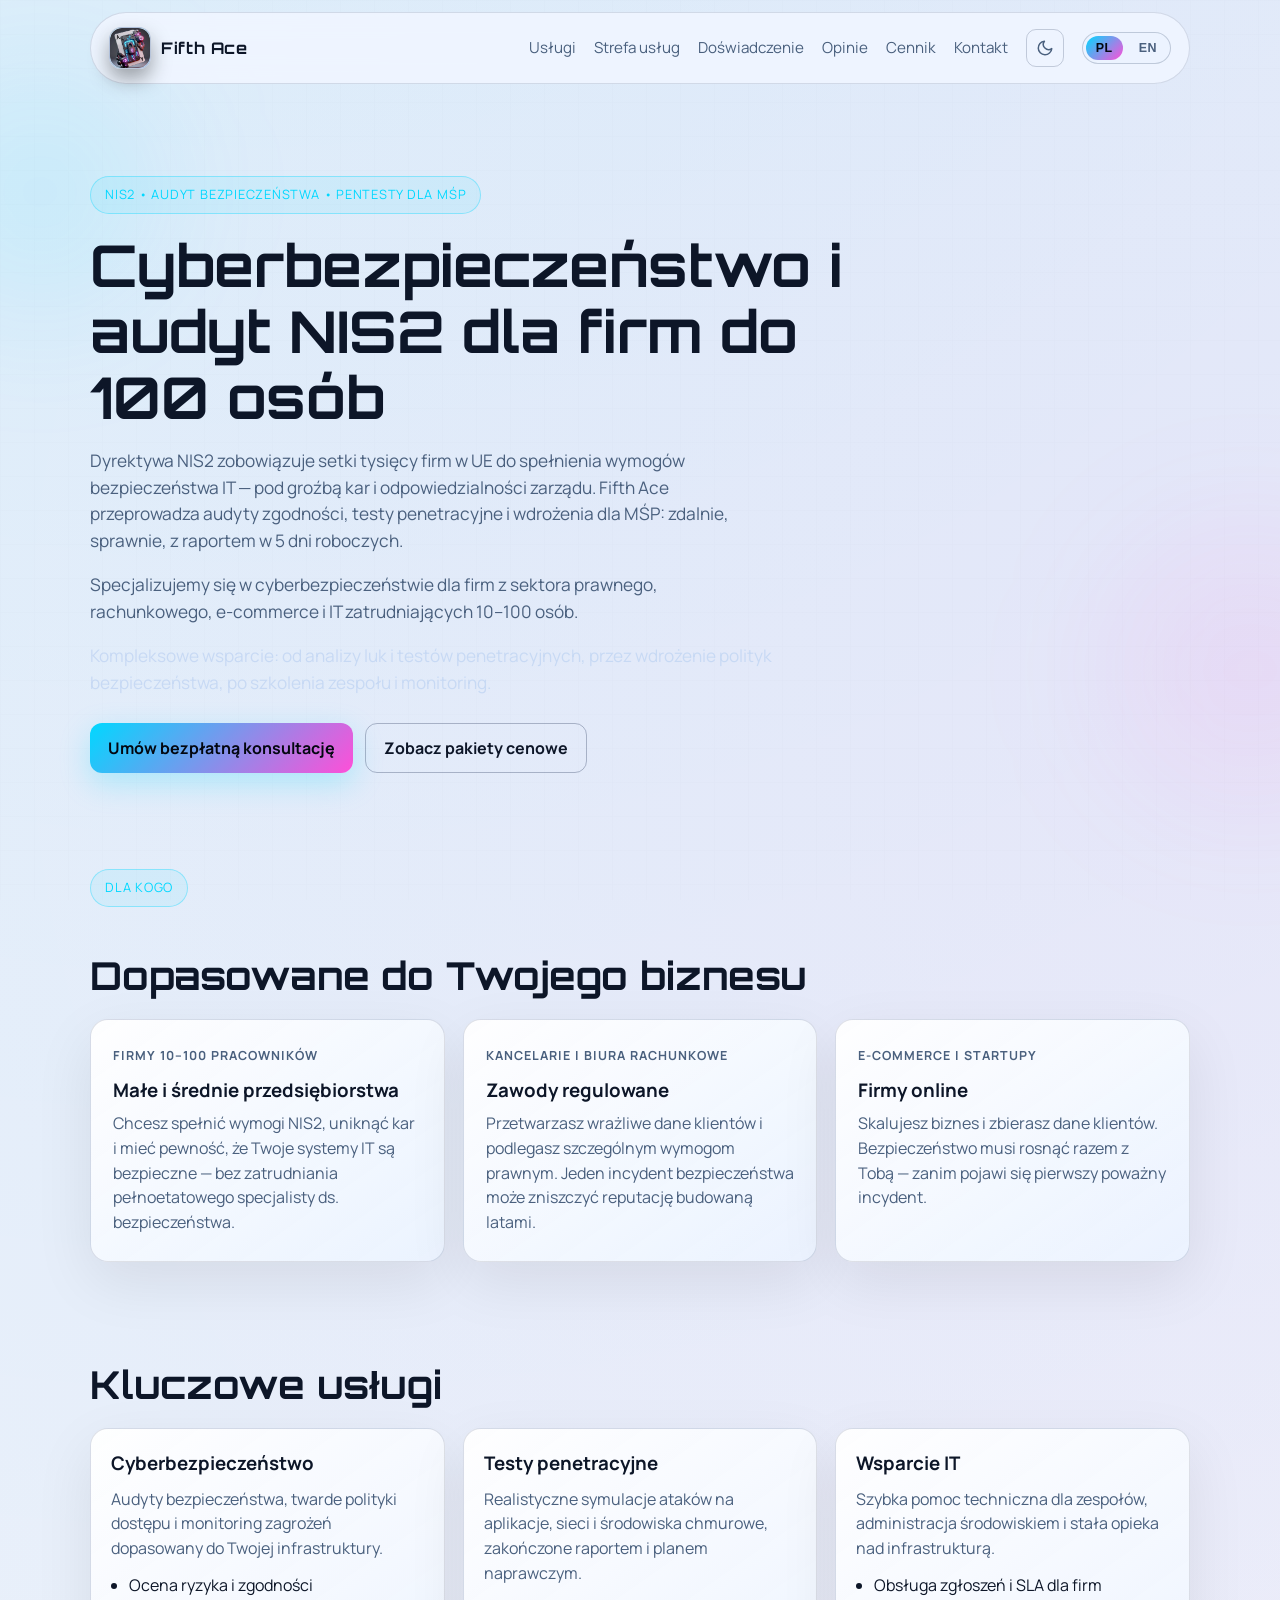
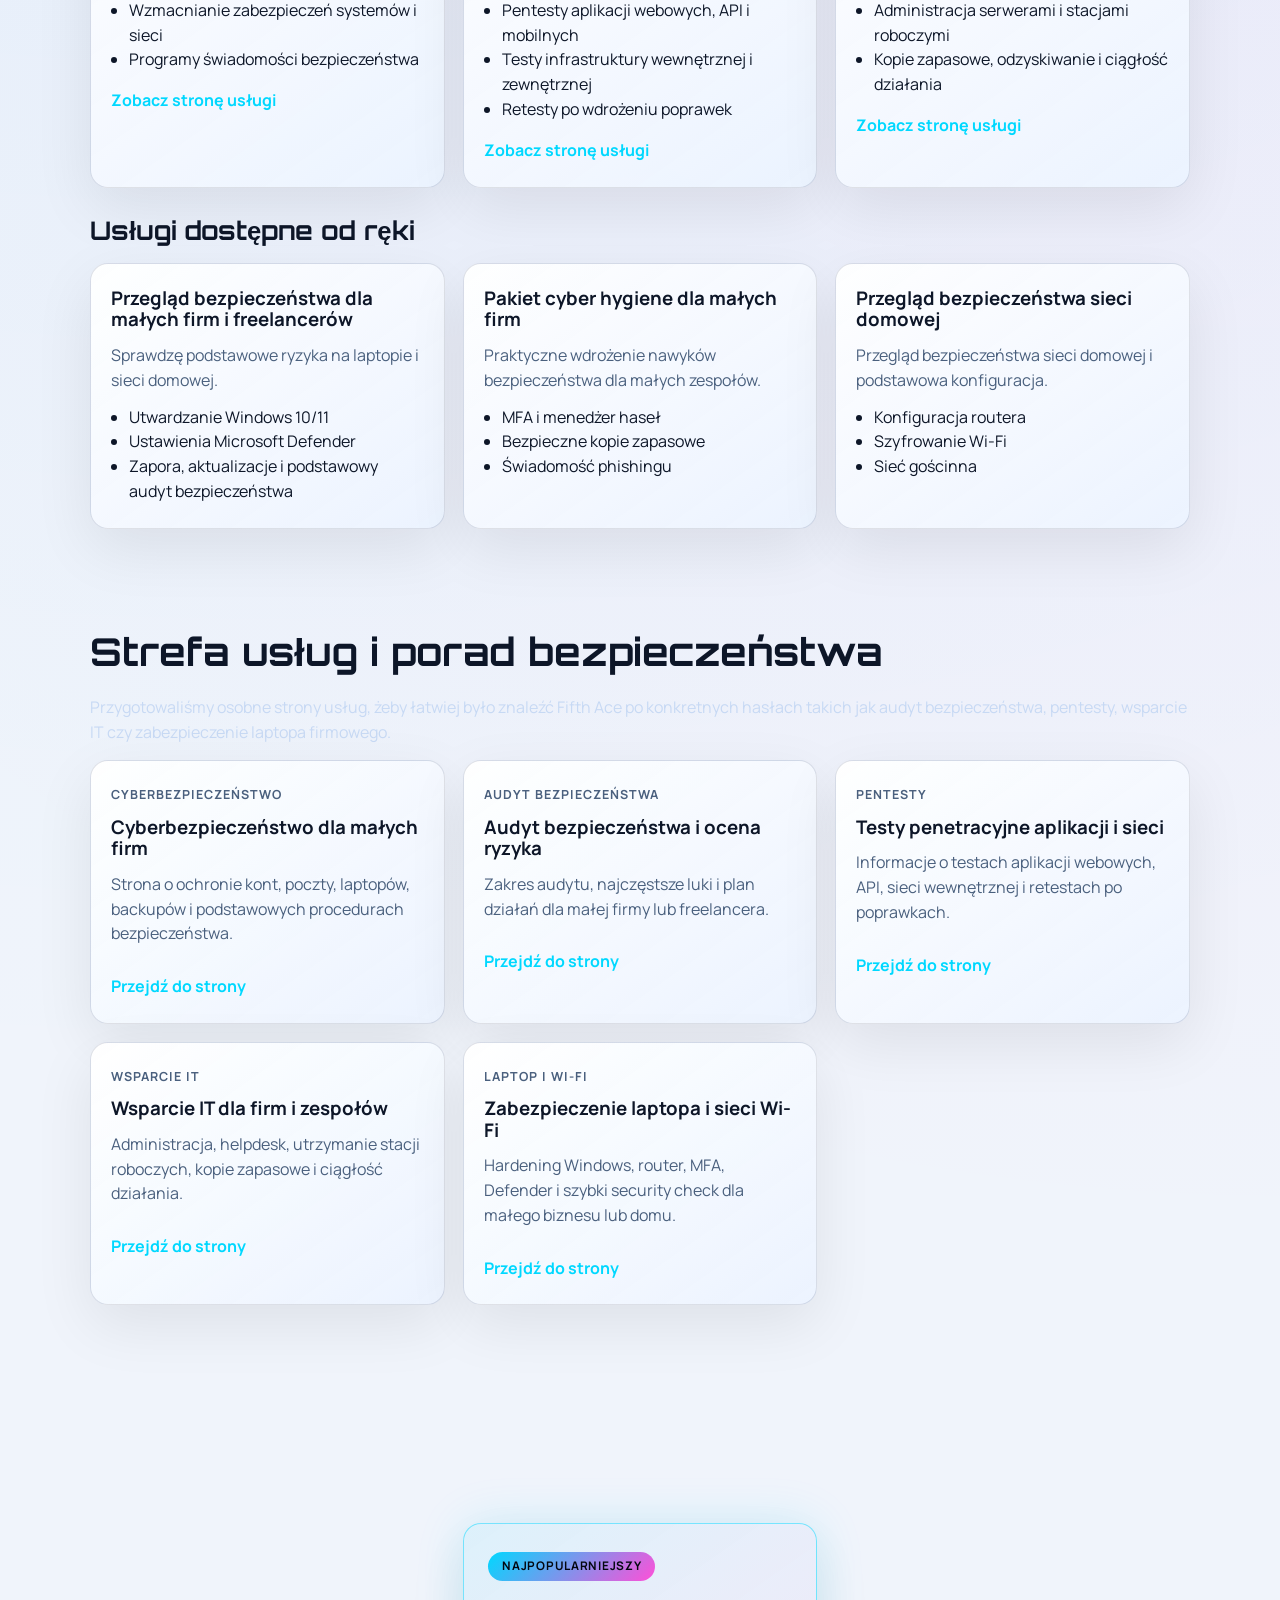
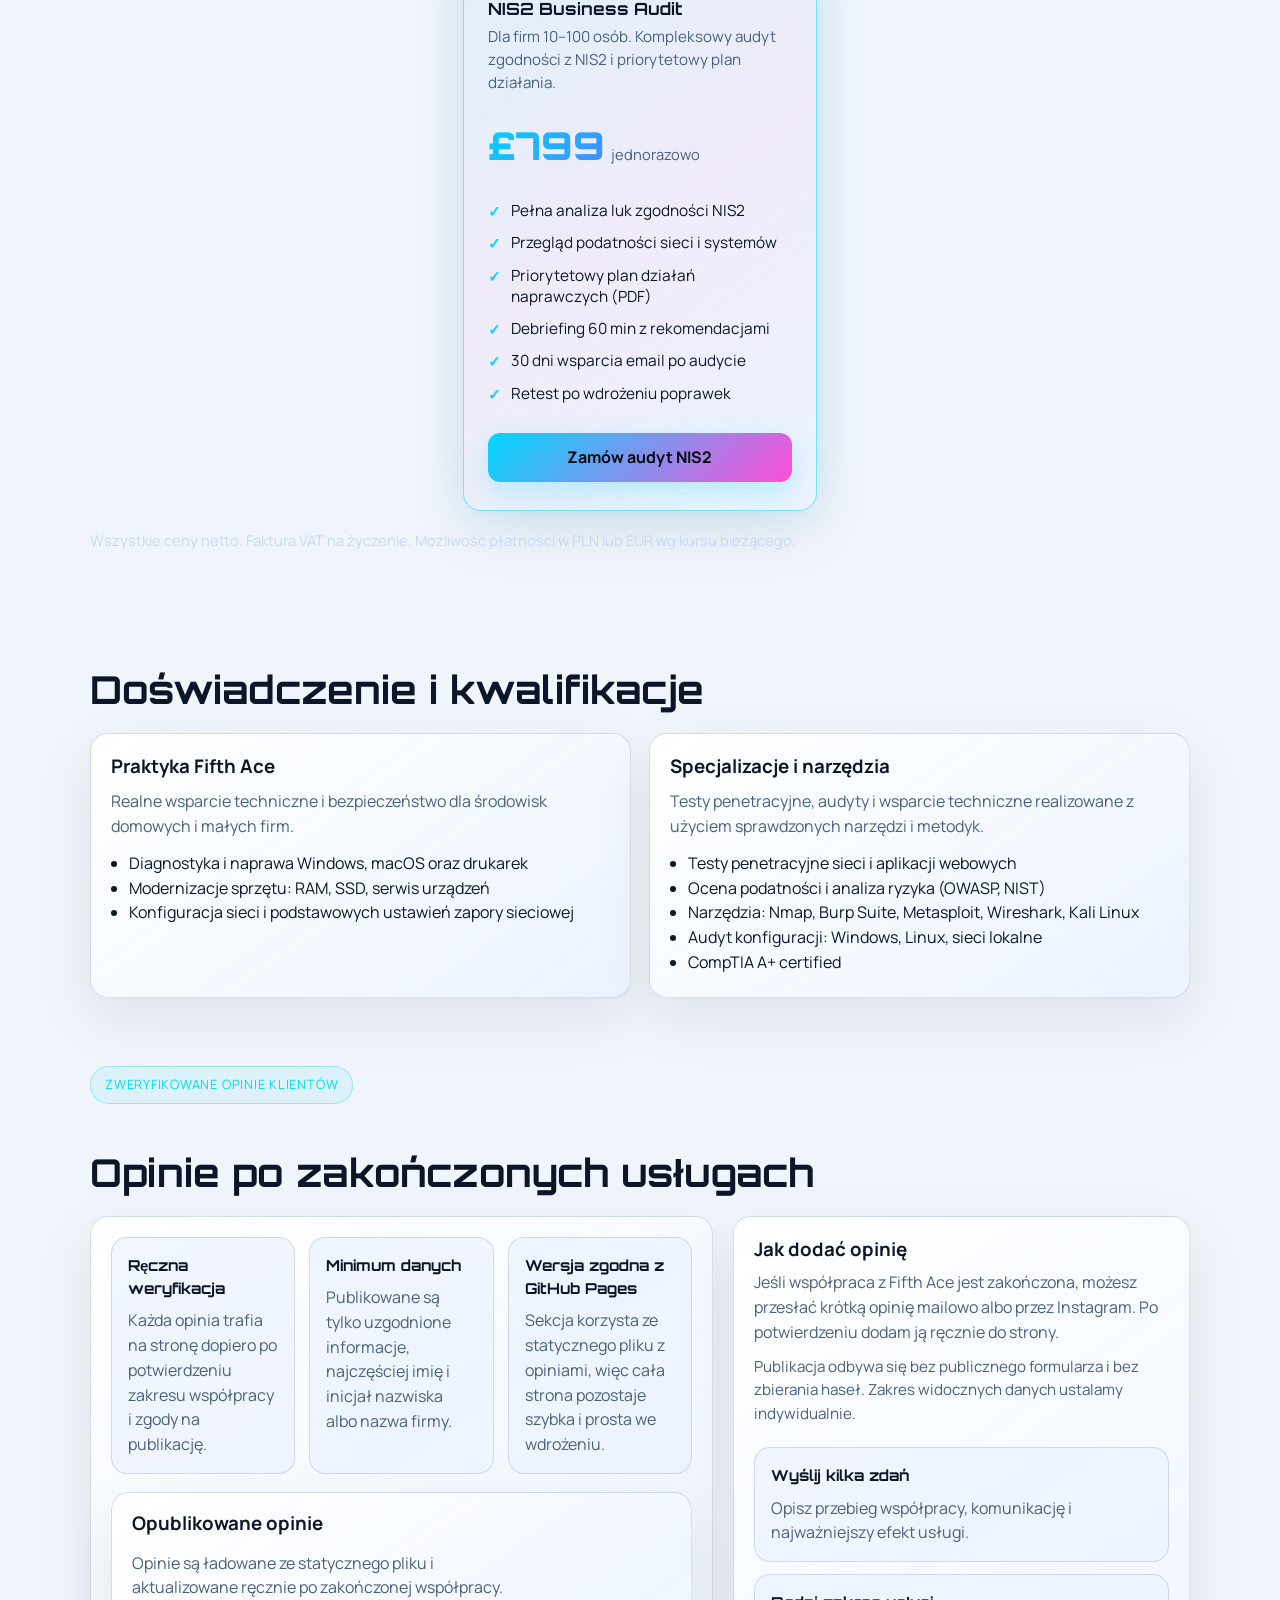
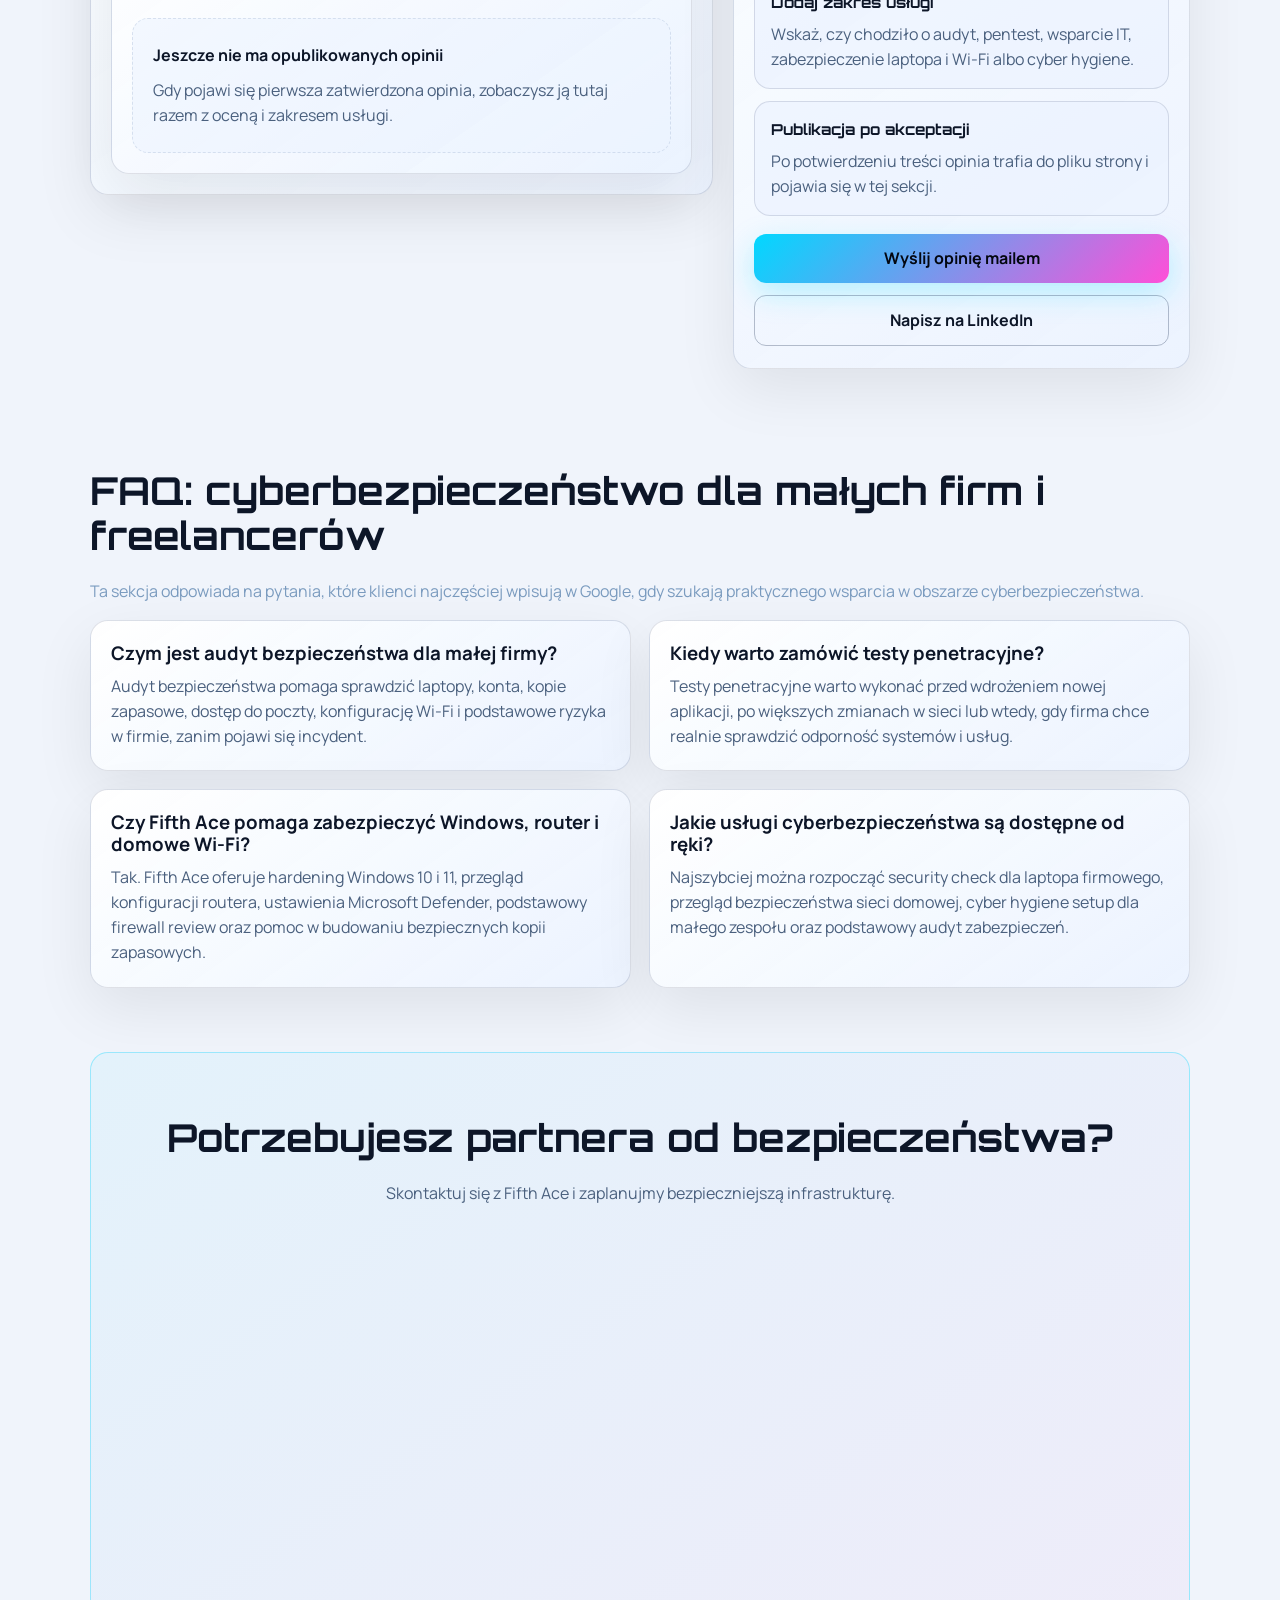
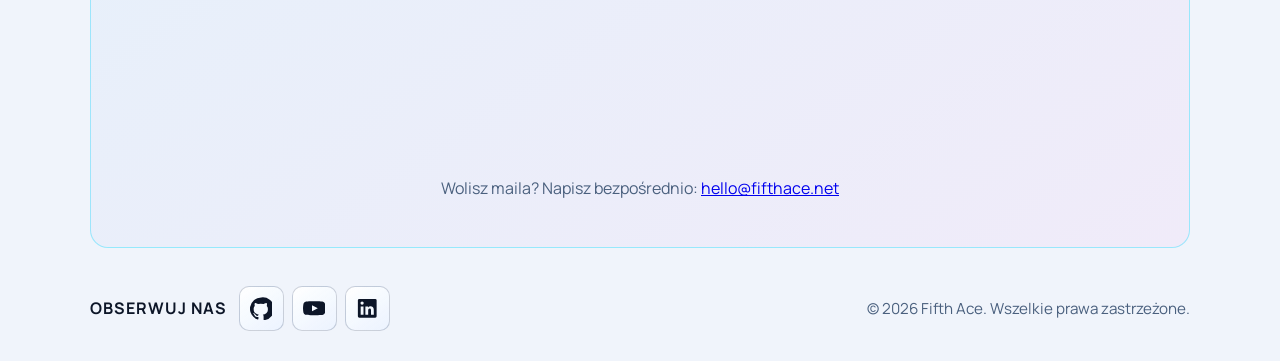
<file: index.html>
<!doctype html>
<html lang="pl">
  <head>
    <meta charset="UTF-8" />
    <meta name="viewport" content="width=device-width, initial-scale=1.0" />
    <meta
      name="description"
      content="Fifth Ace - audyt NIS2, cyberbezpieczeństwo i testy penetracyjne dla MŚP. Raport w 5 dni roboczych. Usługi zdalne dla firm 10–100 osób."
      id="metaDescription"
    />
    <meta
      name="google-site-verification"
      content="TnxK2XMeoJp072xwvIErYPmK6IooD24LVJL1-D4aj3o"
    />
    <meta name="robots" content="index,follow,max-image-preview:large" />
    <link rel="canonical" href="https://fifthace.net/" />
    <link rel="alternate" hreflang="pl" href="https://fifthace.net/" />
    <link rel="alternate" hreflang="en" href="https://fifthace.net/en/" />
    <link rel="alternate" hreflang="x-default" href="https://fifthace.net/" />
    <link rel="icon" href="logo.jpeg" type="image/jpeg" />
    <meta
      property="og:title"
      content="Fifth Ace | Cyberbezpieczeństwo, Pentesty i Audyty Bezpieczeństwa"
    />
    <meta
      property="og:description"
      content="Cyberbezpieczeństwo, pentesty, audyty bezpieczeństwa i wsparcie IT dla małych firm, freelancerów oraz środowisk domowych."
    />
    <meta property="og:type" content="website" />
    <meta property="og:url" content="https://fifthace.net/" />
    <meta
      property="og:image"
      content="https://fifthace.net/logo.jpeg"
    />
    <meta name="twitter:card" content="summary_large_image" />
    <meta
      name="twitter:title"
      content="Fifth Ace | Cyberbezpieczeństwo, Pentesty i Audyty Bezpieczeństwa"
    />
    <meta
      name="twitter:description"
      content="Cyberbezpieczeństwo, pentesty, audyty bezpieczeństwa i wsparcie IT dla małych firm, freelancerów oraz środowisk domowych."
    />
    <meta
      name="twitter:image"
      content="https://fifthace.net/logo.jpeg"
    />
    <title id="pageTitle">Fifth Ace | Cyberbezpieczeństwo, Pentesty i Audyty</title>
    <link rel="preconnect" href="https://fonts.googleapis.com" />
    <link rel="preconnect" href="https://fonts.gstatic.com" crossorigin />
    <link
      href="https://fonts.googleapis.com/css2?family=Manrope:wght@400;500;700;800&amp;family=Orbitron:wght@500;700;900&amp;display=swap"
      rel="stylesheet"
    />
    <link rel="stylesheet" href="styles.css" />
    <script type="application/ld+json">
      {
        "@context": "https://schema.org",
        "@type": "ProfessionalService",
        "name": "Fifth Ace",
        "url": "https://fifthace.net/",
        "logo": "https://fifthace.net/logo.jpeg",
        "description": "Usługi z zakresu cyberbezpieczeństwa, audytów bezpieczeństwa, testów penetracyjnych i wsparcia IT dla małych firm, freelancerów oraz środowisk domowych.",
        "email": "hello@fifthace.net",
        "areaServed": "PL",
        "sameAs": [
          "https://www.youtube.com/@FifthAce-sec",
          "https://www.linkedin.com/in/piotr-kleszcz-1b5b96110"
        ],
        "serviceType": [
          "Cyberbezpieczeństwo",
          "Audyty bezpieczeństwa",
          "Testy penetracyjne",
          "Wsparcie IT",
          "Home network security review"
        ]
      }
    </script>
    <script type="application/ld+json">
      {
        "@context": "https://schema.org",
        "@type": "FAQPage",
        "mainEntity": [
          {
            "@type": "Question",
            "name": "Czym jest audyt bezpieczeństwa dla małej firmy?",
            "acceptedAnswer": {
              "@type": "Answer",
              "text": "Audyt bezpieczeństwa pomaga sprawdzić laptopy, konta, kopie zapasowe, dostęp do poczty, konfigurację Wi-Fi i podstawowe ryzyka w firmie, zanim pojawi się incydent."
            }
          },
          {
            "@type": "Question",
            "name": "Kiedy warto zamówić testy penetracyjne?",
            "acceptedAnswer": {
              "@type": "Answer",
              "text": "Testy penetracyjne warto wykonać przed wdrożeniem nowej aplikacji, po większych zmianach w sieci lub wtedy, gdy firma chce realnie sprawdzić odporność systemów i usług."
            }
          },
          {
            "@type": "Question",
            "name": "Czy Fifth Ace pomaga zabezpieczyć Windows, router i domowe Wi-Fi?",
            "acceptedAnswer": {
              "@type": "Answer",
              "text": "Tak. Fifth Ace oferuje hardening Windows 10 i 11, przegląd konfiguracji routera, ustawienia Microsoft Defender, podstawowy firewall review oraz pomoc w budowaniu bezpiecznych kopii zapasowych."
            }
          },
          {
            "@type": "Question",
            "name": "Jakie usługi cyberbezpieczeństwa są dostępne od ręki?",
            "acceptedAnswer": {
              "@type": "Answer",
              "text": "Najszybciej można rozpocząć security check dla laptopa firmowego, przegląd bezpieczeństwa sieci domowej, cyber hygiene setup dla małego zespołu oraz podstawowy audyt zabezpieczeń."
            }
          }
        ]
      }
    </script>
  </head>
  <body>
    <div class="bg-grid" aria-hidden="true"></div>
    <div class="orb orb-a" aria-hidden="true"></div>
    <div class="orb orb-b" aria-hidden="true"></div>

    <header class="topbar container">
      <a href="#start" class="brand">
        <span class="brand-mark" aria-hidden="true">
          <img
            src="logo.jpeg"
            alt="Logo Fifth Ace"
            class="brand-avatar-img"
            id="brandAvatarImage"
            width="1098"
            height="1175"
          />
          <span class="brand-avatar-fallback avatar avatar-v1">
            <span class="avatar-card"></span>
            <span class="avatar-core"></span>
            <span class="avatar-lock"></span>
            <span class="avatar-dot avatar-dot-a"></span>
            <span class="avatar-dot avatar-dot-b"></span>
          </span>
        </span>
        <span class="brand-name">Fifth Ace</span>
      </a>
      <nav class="nav">
        <a href="#uslugi" data-i18n="nav.services">Usługi</a>
        <a href="#strefa-seo" data-i18n="nav.guides">Strefa usług</a>
        <a href="#doswiadczenie" data-i18n="nav.experience">Doświadczenie</a>
<a href="#opinie" data-i18n="nav.reviews">Opinie</a>
        <a href="#cennik" data-i18n="nav.pricing">Cennik</a>
        <a href="#kontakt" data-i18n="nav.contact">Kontakt</a>
        <div class="lang-switch" aria-label="Wybór języka">
          <button class="lang-btn is-active" data-lang-switch="pl" type="button">
            PL
          </button>
          <button class="lang-btn" data-lang-switch="en" type="button">EN</button>
        </div>
      </nav>
    </header>

    <main id="start">
      <section class="hero container reveal">
        <p class="eyebrow" data-i18n="hero.eyebrow">
          Cyberbezpieczeństwo • Testy penetracyjne • Wsparcie IT
        </p>
        <h1 data-i18n="hero.title">Chronimy firmę zanim zagrożenie stanie się incydentem</h1>
        <p class="lead" data-i18n="hero.lead1">
          Fifth Ace wspiera organizacje w wykrywaniu luk bezpieczeństwa,
          przeprowadzaniu testów penetracyjnych i utrzymaniu bezpiecznego,
          stabilnego środowiska IT.
        </p>
        <p class="lead" data-i18n="hero.lead2">
          Zespół Fifth Ace łączy praktyczne wsparcie IT z intensywnym rozwojem
          kompetencji w obszarze bezpieczeństwa systemów i sieci.
        </p>
        <p class="lead lead-accent" data-i18n="hero.lead3">
          Pomagamy w takich obszarach jak audyt bezpieczeństwa, testy
          penetracyjne, zabezpieczanie laptopów firmowych, ochrona sieci Wi-Fi,
          MFA, kopie zapasowe i cyber hygiene dla małych organizacji.
        </p>
        <div class="hero-cta">
          <a class="btn btn-primary" href="#kontakt" data-i18n="hero.ctaConsult"
            >Umów konsultację</a
          >
          <a class="btn btn-outline" href="#uslugi" data-i18n="hero.ctaOffer"
            >Zobacz ofertę</a
          >
        </div>
      </section>

      <section id="dla-kogo" class="section container">
        <p class="eyebrow section-eyebrow reveal" data-i18n="forWhom.eyebrow">Dla kogo</p>
        <h2 class="reveal" data-i18n="forWhom.title">Dopasowane do Twojego biznesu</h2>
        <div class="for-whom-grid">
          <article class="for-whom-card reveal">
            <p class="card-kicker" data-i18n="forWhom.card1.kicker">Firmy 10–100 pracowników</p>
            <h3 data-i18n="forWhom.card1.title">Małe i średnie przedsiębiorstwa</h3>
            <p data-i18n="forWhom.card1.desc">Chcesz spełnić wymogi NIS2, uniknąć kar i mieć pewność, że Twoje systemy IT są bezpieczne — bez zatrudniania pełnoetatowego specjalisty ds. bezpieczeństwa.</p>
          </article>
          <article class="for-whom-card reveal">
            <p class="card-kicker" data-i18n="forWhom.card2.kicker">Kancelarie i biura rachunkowe</p>
            <h3 data-i18n="forWhom.card2.title">Zawody regulowane</h3>
            <p data-i18n="forWhom.card2.desc">Przetwarzasz wrażliwe dane klientów i podlegasz szczególnym wymogom prawnym. Jeden incydent bezpieczeństwa może zniszczyć reputację budowaną latami.</p>
          </article>
          <article class="for-whom-card reveal">
            <p class="card-kicker" data-i18n="forWhom.card3.kicker">E-commerce i startupy</p>
            <h3 data-i18n="forWhom.card3.title">Firmy online</h3>
            <p data-i18n="forWhom.card3.desc">Skalujesz biznes i zbierasz dane klientów. Bezpieczeństwo musi rosnąć razem z Tobą — zanim pojawi się pierwszy poważny incydent.</p>
          </article>
        </div>
      </section>

      <section id="uslugi" class="section container">
        <h2 class="reveal" data-i18n="services.title">Kluczowe usługi</h2>
        <div class="cards">
          <article class="card reveal">
            <h3 data-i18n="services.card1.title">Cyberbezpieczeństwo</h3>
            <p data-i18n="services.card1.desc">
              Audyty bezpieczeństwa, twarde polityki dostępu i monitoring
              zagrożeń dopasowany do Twojej infrastruktury.
            </p>
            <ul>
              <li data-i18n="services.card1.li1">Ocena ryzyka i zgodności</li>
              <li data-i18n="services.card1.li2">Wzmacnianie zabezpieczeń systemów i sieci</li>
              <li data-i18n="services.card1.li3">Programy świadomości bezpieczeństwa</li>
            </ul>
            <a
              class="text-link"
              href="cyberbezpieczenstwo-dla-malych-firm.html"
              data-i18n="services.card1.cta"
              >Zobacz stronę usługi</a
            >
          </article>

          <article class="card reveal">
            <h3 data-i18n="services.card2.title">Testy penetracyjne</h3>
            <p data-i18n="services.card2.desc">
              Realistyczne symulacje ataków na aplikacje, sieci i środowiska
              chmurowe, zakończone raportem i planem naprawczym.
            </p>
            <ul>
              <li data-i18n="services.card2.li1">Pentesty aplikacji webowych, API i mobilnych</li>
              <li data-i18n="services.card2.li2">Testy infrastruktury wewnętrznej i zewnętrznej</li>
              <li data-i18n="services.card2.li3">Retesty po wdrożeniu poprawek</li>
            </ul>
            <a
              class="text-link"
              href="testy-penetracyjne.html"
              data-i18n="services.card2.cta"
              >Zobacz stronę usługi</a
            >
          </article>

          <article class="card reveal">
            <h3 data-i18n="services.card3.title">Wsparcie IT</h3>
            <p data-i18n="services.card3.desc">
              Szybka pomoc techniczna dla zespołów, administracja środowiskiem i
              stała opieka nad infrastrukturą.
            </p>
            <ul>
              <li data-i18n="services.card3.li1">Obsługa zgłoszeń i SLA dla firm</li>
              <li data-i18n="services.card3.li2">Administracja serwerami i stacjami roboczymi</li>
              <li data-i18n="services.card3.li3">Kopie zapasowe, odzyskiwanie i ciągłość działania</li>
            </ul>
            <a
              class="text-link"
              href="wsparcie-it-dla-firm.html"
              data-i18n="services.card3.cta"
              >Zobacz stronę usługi</a
            >
          </article>
        </div>

        <div class="services-now">
          <h3 class="services-now-title reveal" data-i18n="services.now.title">
            Usługi dostępne od ręki
          </h3>
          <div class="cards">
            <article class="card reveal">
              <h3 data-i18n="services.now.card1.title">
                Przegląd bezpieczeństwa dla małych firm i freelancerów
              </h3>
              <p data-i18n="services.now.card1.desc">
                Sprawdzę podstawowe ryzyka na laptopie i sieci domowej.
              </p>
              <ul>
                <li data-i18n="services.now.card1.li1">Utwardzanie Windows 10/11</li>
                <li data-i18n="services.now.card1.li2">Ustawienia Microsoft Defender</li>
                <li data-i18n="services.now.card1.li3">Zapora, aktualizacje i podstawowy audyt bezpieczeństwa</li>
              </ul>
            </article>

            <article class="card reveal">
              <h3 data-i18n="services.now.card2.title">Pakiet cyber hygiene dla małych firm</h3>
              <p data-i18n="services.now.card2.desc">
                Praktyczne wdrożenie nawyków bezpieczeństwa dla małych zespołów.
              </p>
              <ul>
                <li data-i18n="services.now.card2.li1">MFA i menedżer haseł</li>
                <li data-i18n="services.now.card2.li2">Bezpieczne kopie zapasowe</li>
                <li data-i18n="services.now.card2.li3">Świadomość phishingu</li>
              </ul>
            </article>

            <article class="card reveal">
              <h3 data-i18n="services.now.card3.title">Przegląd bezpieczeństwa sieci domowej</h3>
              <p data-i18n="services.now.card3.desc">
                Przegląd bezpieczeństwa sieci domowej i podstawowa konfiguracja.
              </p>
              <ul>
                <li data-i18n="services.now.card3.li1">Router config</li>
                <li data-i18n="services.now.card3.li2">Wi-Fi encryption</li>
                <li data-i18n="services.now.card3.li3">Guest network</li>
              </ul>
            </article>
          </div>
        </div>
      </section>

      <section id="strefa-seo" class="section container">
        <h2 class="reveal" data-i18n="seoHub.title">Strefa usług i porad bezpieczeństwa</h2>
        <p class="section-intro reveal" data-i18n="seoHub.intro">
          Przygotowaliśmy osobne strony usług, żeby łatwiej było znaleźć Fifth
          Ace po konkretnych hasłach takich jak audyt bezpieczeństwa, pentesty,
          wsparcie IT czy zabezpieczenie laptopa firmowego.
        </p>
        <div class="cards seo-cards">
          <article class="card reveal">
            <p class="card-kicker" data-i18n="seoHub.card1.kicker">Cyberbezpieczeństwo</p>
            <h3 data-i18n="seoHub.card1.title">Cyberbezpieczeństwo dla małych firm</h3>
            <p data-i18n="seoHub.card1.desc">
              Strona o ochronie kont, poczty, laptopów, backupów i podstawowych
              procedurach bezpieczeństwa.
            </p>
            <a class="text-link" href="cyberbezpieczenstwo-dla-malych-firm.html" data-i18n="seoHub.card1.cta"
              >Przejdź do strony</a
            >
          </article>
          <article class="card reveal">
            <p class="card-kicker" data-i18n="seoHub.card2.kicker">Audyt bezpieczeństwa</p>
            <h3 data-i18n="seoHub.card2.title">Audyt bezpieczeństwa i ocena ryzyka</h3>
            <p data-i18n="seoHub.card2.desc">
              Zakres audytu, najczęstsze luki i plan działań dla małej firmy lub
              freelancera.
            </p>
            <a class="text-link" href="audyt-bezpieczenstwa.html" data-i18n="seoHub.card2.cta"
              >Przejdź do strony</a
            >
          </article>
          <article class="card reveal">
            <p class="card-kicker" data-i18n="seoHub.card3.kicker">Pentesty</p>
            <h3 data-i18n="seoHub.card3.title">Testy penetracyjne aplikacji i sieci</h3>
            <p data-i18n="seoHub.card3.desc">
              Informacje o testach aplikacji webowych, API, sieci wewnętrznej i
              retestach po poprawkach.
            </p>
            <a class="text-link" href="testy-penetracyjne.html" data-i18n="seoHub.card3.cta"
              >Przejdź do strony</a
            >
          </article>
          <article class="card reveal">
            <p class="card-kicker" data-i18n="seoHub.card4.kicker">Wsparcie IT</p>
            <h3 data-i18n="seoHub.card4.title">Wsparcie IT dla firm i zespołów</h3>
            <p data-i18n="seoHub.card4.desc">
              Administracja, helpdesk, utrzymanie stacji roboczych, kopie
              zapasowe i ciągłość działania.
            </p>
            <a class="text-link" href="wsparcie-it-dla-firm.html" data-i18n="seoHub.card4.cta"
              >Przejdź do strony</a
            >
          </article>
          <article class="card reveal">
            <p class="card-kicker" data-i18n="seoHub.card5.kicker">Laptop i Wi-Fi</p>
            <h3 data-i18n="seoHub.card5.title">Zabezpieczenie laptopa i sieci Wi-Fi</h3>
            <p data-i18n="seoHub.card5.desc">
              Hardening Windows, router, MFA, Defender i szybki security check
              dla małego biznesu lub domu.
            </p>
            <a class="text-link" href="zabezpieczenie-laptopa-i-wifi.html" data-i18n="seoHub.card5.cta"
              >Przejdź do strony</a
            >
          </article>
        </div>
      </section>

      <section id="cennik" class="section container">
        <p class="eyebrow section-eyebrow reveal" data-i18n="pricing.eyebrow">Pakiety cenowe</p>
        <h2 class="reveal" data-i18n="pricing.title">Przejrzyste ceny, konkretne efekty</h2>
        <div class="pricing-grid">
          <article class="pricing-card reveal">
            <h3 class="pricing-name" data-i18n="pricing.card1.name">Security Starter</h3>
            <p class="pricing-desc" data-i18n="pricing.card1.desc">Dla freelancerów i firm 1–10 osób. Szybki przegląd i podstawowe utwardzenie bezpieczeństwa.</p>
            <div class="pricing-price">
              <span class="pricing-amount">£299</span>
              <span class="pricing-period" data-i18n="pricing.card1.period">jednorazowo</span>
            </div>
            <ul class="pricing-features">
              <li data-i18n="pricing.card1.li1">Audyt bezpieczeństwa laptopa i sieci Wi-Fi</li>
              <li data-i18n="pricing.card1.li2">Hardening Windows 10/11</li>
              <li data-i18n="pricing.card1.li3">Przewodnik wdrożenia MFA i menedżera haseł</li>
              <li data-i18n="pricing.card1.li4">Pisemny raport bezpieczeństwa (PDF)</li>
            </ul>
            <a class="btn btn-outline" href="#kontakt" data-i18n="pricing.card1.cta">Zamów teraz</a>
          </article>

          <article class="pricing-card is-featured reveal">
            <span class="pricing-badge" data-i18n="pricing.card2.badge">Najpopularniejszy</span>
            <h3 class="pricing-name" data-i18n="pricing.card2.name">NIS2 Business Audit</h3>
            <p class="pricing-desc" data-i18n="pricing.card2.desc">Dla firm 10–100 osób. Kompleksowy audyt zgodności z NIS2 i priorytetowy plan działania.</p>
            <div class="pricing-price">
              <span class="pricing-amount">£799</span>
              <span class="pricing-period" data-i18n="pricing.card2.period">jednorazowo</span>
            </div>
            <ul class="pricing-features">
              <li data-i18n="pricing.card2.li1">Pełna analiza luk zgodności NIS2</li>
              <li data-i18n="pricing.card2.li2">Przegląd podatności sieci i systemów</li>
              <li data-i18n="pricing.card2.li3">Priorytetowy plan działań naprawczych (PDF)</li>
              <li data-i18n="pricing.card2.li4">Debriefing 60 min z rekomendacjami</li>
              <li data-i18n="pricing.card2.li5">30 dni wsparcia email po audycie</li>
              <li data-i18n="pricing.card2.li6">Retest po wdrożeniu poprawek</li>
            </ul>
            <a class="btn btn-primary" href="#kontakt" data-i18n="pricing.card2.cta">Zamów audyt NIS2</a>
          </article>

          <article class="pricing-card reveal">
            <h3 class="pricing-name" data-i18n="pricing.card3.name">vCISO Monthly</h3>
            <p class="pricing-desc" data-i18n="pricing.card3.desc">Wirtualny CISO dla firm potrzebujących stałego wsparcia bezpieczeństwa i zgodności.</p>
            <div class="pricing-price">
              <span class="pricing-amount">£399</span>
              <span class="pricing-period" data-i18n="pricing.card3.period">miesięcznie</span>
            </div>
            <ul class="pricing-features">
              <li data-i18n="pricing.card3.li1">Miesięczny przegląd bezpieczeństwa</li>
              <li data-i18n="pricing.card3.li2">Skanowanie podatności</li>
              <li data-i18n="pricing.card3.li3">Wsparcie reagowania na incydenty</li>
              <li data-i18n="pricing.card3.li4">Kwartalny test penetracyjny</li>
              <li data-i18n="pricing.card3.li5">Aktualizacje polityk bezpieczeństwa</li>
            </ul>
            <a class="btn btn-outline" href="#kontakt" data-i18n="pricing.card3.cta">Zacznij współpracę</a>
          </article>
        </div>
        <p class="section-intro pricing-note reveal" data-i18n="pricing.note">Wszystkie ceny netto. Faktura VAT na życzenie. Możliwość płatności w PLN lub EUR wg kursu bieżącego.</p>
      </section>

      <section id="doswiadczenie" class="section container">
        <h2 class="reveal" data-i18n="experience.title">Doświadczenie i kwalifikacje</h2>
        <div class="experience-grid">
          <article class="exp-card reveal">
            <h3 data-i18n="experience.card2.title">Praktyka Fifth Ace</h3>
            <p data-i18n="experience.card2.desc">
              Realne wsparcie techniczne i bezpieczeństwo dla środowisk
              domowych i małych firm.
            </p>
            <ul>
              <li data-i18n="experience.card2.li1">Diagnostyka i naprawa Windows, macOS oraz drukarek</li>
              <li data-i18n="experience.card2.li2">Modernizacje sprzętu: RAM, SSD, serwis urządzeń</li>
              <li data-i18n="experience.card2.li3">Konfiguracja sieci i podstawowych ustawień zapory sieciowej</li>
            </ul>
          </article>

          <article class="exp-card reveal">
            <h3 data-i18n="experience.card4.title">Specjalizacje i narzędzia</h3>
            <p data-i18n="experience.card4.desc">
              Testy penetracyjne, audyty i wsparcie techniczne realizowane
              z użyciem sprawdzonych narzędzi i metodyk.
            </p>
            <ul>
              <li data-i18n="experience.card4.li1">Testy penetracyjne sieci i aplikacji webowych</li>
              <li data-i18n="experience.card4.li2">Ocena podatności i analiza ryzyka (OWASP, NIST)</li>
              <li data-i18n="experience.card4.li3">Narzędzia: Nmap, Burp Suite, Metasploit, Wireshark, Kali Linux</li>
              <li data-i18n="experience.card4.li4">Audyt konfiguracji: Windows, Linux, sieci lokalne</li>
              <li data-i18n="experience.card4.li5">CompTIA A+ certified</li>
            </ul>
          </article>
        </div>
      </section>

      <section id="opinie" class="section container testimonials">
        <div class="section-heading reveal">
          <p class="eyebrow section-eyebrow" data-i18n="reviews.eyebrow">
            Zweryfikowane opinie klientów
          </p>
          <h2 data-i18n="reviews.title">Opinie po zakończonych usługach</h2>
        </div>

        <div class="reviews-layout">
          <div class="reviews-main reveal">
            <div class="review-highlights">
              <article class="review-highlight">
                <strong data-i18n="reviews.highlight1.title">Ręczna weryfikacja</strong>
                <p data-i18n="reviews.highlight1.desc">
                  Każda opinia trafia na stronę dopiero po potwierdzeniu zakresu
                  współpracy i zgody na publikację.
                </p>
              </article>
              <article class="review-highlight">
                <strong data-i18n="reviews.highlight2.title">Minimum danych</strong>
                <p data-i18n="reviews.highlight2.desc">
                  Publikowane są tylko uzgodnione informacje, najczęściej imię i
                  inicjał nazwiska albo nazwa firmy.
                </p>
              </article>
              <article class="review-highlight">
                <strong data-i18n="reviews.highlight3.title">Wersja zgodna z GitHub Pages</strong>
                <p data-i18n="reviews.highlight3.desc">
                  Sekcja korzysta ze statycznego pliku z opiniami, więc cała strona
                  pozostaje szybka i prosta we wdrożeniu.
                </p>
              </article>
            </div>

            <div class="reviews-panel">
              <div class="reviews-panel-head">
                <h3 data-i18n="reviews.listTitle">Opublikowane komentarze</h3>
                <p data-i18n="reviews.listDesc">
                  Opinie są ładowane ze statycznego pliku i aktualizowane ręcznie po
                  zakończonej współpracy.
                </p>
              </div>
              <div id="reviewsList" class="reviews-list" aria-live="polite"></div>
            </div>
          </div>

          <aside class="client-portal reveal">
            <div class="portal-head">
              <h3 data-i18n="reviews.portal.title">Jak dodać opinię</h3>
              <p data-i18n="reviews.portal.desc">
                Jeśli współpraca z Fifth Ace jest zakończona, możesz przesłać krótką
                opinię mailowo albo przez Instagram. Po potwierdzeniu dodam ją ręcznie
                do strony.
              </p>
              <p class="portal-privacy" data-i18n="reviews.portal.privacy">
                Publikacja odbywa się bez publicznego formularza i bez zbierania
                haseł. Zakres widocznych danych ustalamy indywidualnie.
              </p>
            </div>

            <div class="portal-steps">
              <article class="portal-step">
                <strong data-i18n="reviews.portal.step1.title">Wyślij kilka zdań</strong>
                <p data-i18n="reviews.portal.step1.desc">
                  Opisz przebieg współpracy, komunikację i najważniejszy efekt usługi.
                </p>
              </article>
              <article class="portal-step">
                <strong data-i18n="reviews.portal.step2.title">Dodaj zakres usługi</strong>
                <p data-i18n="reviews.portal.step2.desc">
                  Wskaż, czy chodziło o audyt, pentest, wsparcie IT, zabezpieczenie
                  laptopa i Wi-Fi albo cyber hygiene.
                </p>
              </article>
              <article class="portal-step">
                <strong data-i18n="reviews.portal.step3.title">Publikacja po akceptacji</strong>
                <p data-i18n="reviews.portal.step3.desc">
                  Po potwierdzeniu treści opinia trafia do pliku strony i pojawia się w
                  tej sekcji.
                </p>
              </article>
            </div>

            <div class="portal-actions">
              <a
                class="btn btn-primary"
                href="mailto:hello@fifthace.net?subject=Opinia%20dla%20Fifth%20Ace"
                data-i18n="reviews.portal.emailCta"
              >
                Wyślij opinię mailem
              </a>
              <a
                class="btn btn-secondary"
                href="https://www.linkedin.com/in/piotr-kleszcz-1b5b96110"
                target="_blank"
                rel="noreferrer"
                data-i18n="reviews.portal.linkedinCta"
              >
                Napisz na LinkedIn
              </a>
            </div>
          </aside>
        </div>
      </section>

      <section class="section container">
        <h2 class="reveal" data-i18n="faq.title">
          FAQ: cyberbezpieczeństwo dla małych firm i freelancerów
        </h2>
        <p class="section-intro section-intro--muted reveal" data-i18n="faq.intro">
          Ta sekcja odpowiada na pytania, które klienci najczęściej wpisują w
          Google, gdy szukają praktycznego wsparcia w obszarze cyberbezpieczeństwa.
        </p>
        <div class="faq-grid">
          <article class="faq-item reveal">
            <h3 data-i18n="faq.q1.title">
              Czym jest audyt bezpieczeństwa dla małej firmy?
            </h3>
            <p data-i18n="faq.q1.desc">
              Audyt bezpieczeństwa pomaga sprawdzić laptopy, konta, kopie
              zapasowe, dostęp do poczty, konfigurację Wi-Fi i podstawowe ryzyka
              w firmie, zanim pojawi się incydent.
            </p>
          </article>
          <article class="faq-item reveal">
            <h3 data-i18n="faq.q2.title">
              Kiedy warto zamówić testy penetracyjne?
            </h3>
            <p data-i18n="faq.q2.desc">
              Testy penetracyjne warto wykonać przed wdrożeniem nowej aplikacji,
              po większych zmianach w sieci lub wtedy, gdy firma chce realnie
              sprawdzić odporność systemów i usług.
            </p>
          </article>
          <article class="faq-item reveal">
            <h3 data-i18n="faq.q3.title">
              Czy Fifth Ace pomaga zabezpieczyć Windows, router i domowe Wi-Fi?
            </h3>
            <p data-i18n="faq.q3.desc">
              Tak. Fifth Ace oferuje hardening Windows 10 i 11, przegląd
              konfiguracji routera, ustawienia Microsoft Defender, podstawowy
              firewall review oraz pomoc w budowaniu bezpiecznych kopii
              zapasowych.
            </p>
          </article>
          <article class="faq-item reveal">
            <h3 data-i18n="faq.q4.title">
              Jakie usługi cyberbezpieczeństwa są dostępne od ręki?
            </h3>
            <p data-i18n="faq.q4.desc">
              Najszybciej można rozpocząć security check dla laptopa firmowego,
              przegląd bezpieczeństwa sieci domowej, cyber hygiene setup dla
              małego zespołu oraz podstawowy audyt zabezpieczeń.
            </p>
          </article>
        </div>
      </section>


      <section id="kontakt" class="section container cta reveal">
        <h2 data-i18n="contact.title">Potrzebujesz partnera od bezpieczeństwa?</h2>
        <p data-i18n="contact.desc">Skontaktuj się z Fifth Ace i zaplanujmy bezpieczniejszą infrastrukturę.</p>
        <iframe data-tally-src="https://tally.so/embed/dWpKAV?alignLeft=1&hideTitle=1&transparentBackground=1&dynamicHeight=1" loading="lazy" width="100%" height="532" frameborder="0" marginheight="0" marginwidth="0" title="Contact Fifth Ace"></iframe>
        <script>var d=document,w="https://tally.so/widgets/embed.js",v=function(){"undefined"!=typeof Tally?Tally.loadEmbeds():d.querySelectorAll("iframe[data-tally-src]:not([src])").forEach((function(e){e.src=e.dataset.tallySrc}))};if("undefined"!=typeof Tally)v();else if(d.querySelector('script[src="'+w+'"]')==null){var s=d.createElement("script");s.src=w,s.onload=v,s.onerror=v,d.body.appendChild(s);}</script>
        <p class="contact-email">Wolisz maila? Napisz bezpośrednio: <a href="mailto:hello@fifthace.net">hello@fifthace.net</a></p>
      </section>
    </main>

    <footer class="footer container">
      <div class="social">
        <p class="social-title" data-i18n="footer.follow">Obserwuj nas</p>
        <div class="social-links">
          <a
            class="social-link social-github"
            href="https://github.com/PiotrKleszcz/cybersecurity-labs"
            target="_blank"
            rel="noopener noreferrer"
            aria-label="GitHub - portfolio techniczne"
          >
            <svg viewBox="0 0 24 24" aria-hidden="true">
              <path
                d="M12 .5A12 12 0 0 0 8.2 23.9c.6.1.8-.3.8-.6v-2.1c-3.3.7-4-1.4-4-1.4-.5-1.3-1.2-1.7-1.2-1.7-1-.7.1-.7.1-.7 1.1.1 1.7 1.2 1.7 1.2 1 .1.7 2.1 3 1.5.1-.7.4-1.2.7-1.5-2.6-.3-5.4-1.3-5.4-5.9 0-1.3.5-2.4 1.2-3.2-.1-.3-.5-1.6.1-3.2 0 0 1-.3 3.3 1.2a11.3 11.3 0 0 1 6 0c2.3-1.5 3.3-1.2 3.3-1.2.6 1.6.2 2.9.1 3.2.8.8 1.2 1.9 1.2 3.2 0 4.6-2.8 5.6-5.4 5.9.4.4.8 1.1.8 2.2v3.3c0 .3.2.7.8.6A12 12 0 0 0 12 .5Z"
              />
            </svg>
          </a>
          <a
            class="social-link social-youtube"
            href="https://www.youtube.com/@FifthAce-sec"
            target="_blank"
            rel="noopener noreferrer"
            aria-label="YouTube"
          >
            <svg viewBox="0 0 24 24" aria-hidden="true">
              <path
                d="M23.5 7.2a3 3 0 0 0-2.1-2.1C19.5 4.6 12 4.6 12 4.6s-7.5 0-9.4.5A3 3 0 0 0 .5 7.2 31 31 0 0 0 0 12a31 31 0 0 0 .5 4.8 3 3 0 0 0 2.1 2.1c1.9.5 9.4.5 9.4.5s7.5 0 9.4-.5a3 3 0 0 0 2.1-2.1A31 31 0 0 0 24 12a31 31 0 0 0-.5-4.8zM9.6 15.3V8.7L15.8 12z"
              />
            </svg>
          </a>
          <a
            class="social-link social-linkedin"
            href="https://www.linkedin.com/in/piotr-kleszcz-1b5b96110"
            target="_blank"
            rel="noopener noreferrer"
            aria-label="LinkedIn"
          >
            <svg viewBox="0 0 24 24" aria-hidden="true">
              <path
                d="M20.5 2h-17A1.5 1.5 0 0 0 2 3.5v17A1.5 1.5 0 0 0 3.5 22h17a1.5 1.5 0 0 0 1.5-1.5v-17A1.5 1.5 0 0 0 20.5 2zM8 19H5v-9h3zM6.5 8.25A1.75 1.75 0 1 1 8.25 6.5 1.75 1.75 0 0 1 6.5 8.25zM19 19h-3v-4.74c0-1.42-.6-1.93-1.38-1.93A1.74 1.74 0 0 0 13 14.19V19h-3v-9h2.9v1.3a3.11 3.11 0 0 1 2.7-1.4c1.55 0 3.36.86 3.36 3.66z"
              />
            </svg>
          </a>
        </div>
      </div>
      <p>
        © <span id="year"></span> Fifth Ace.
        <span data-i18n="footer.rights">Wszelkie prawa zastrzeżone.</span>
      </p>
    </footer>

    <script src="script.js"></script>
  </body>
</html>
</file>
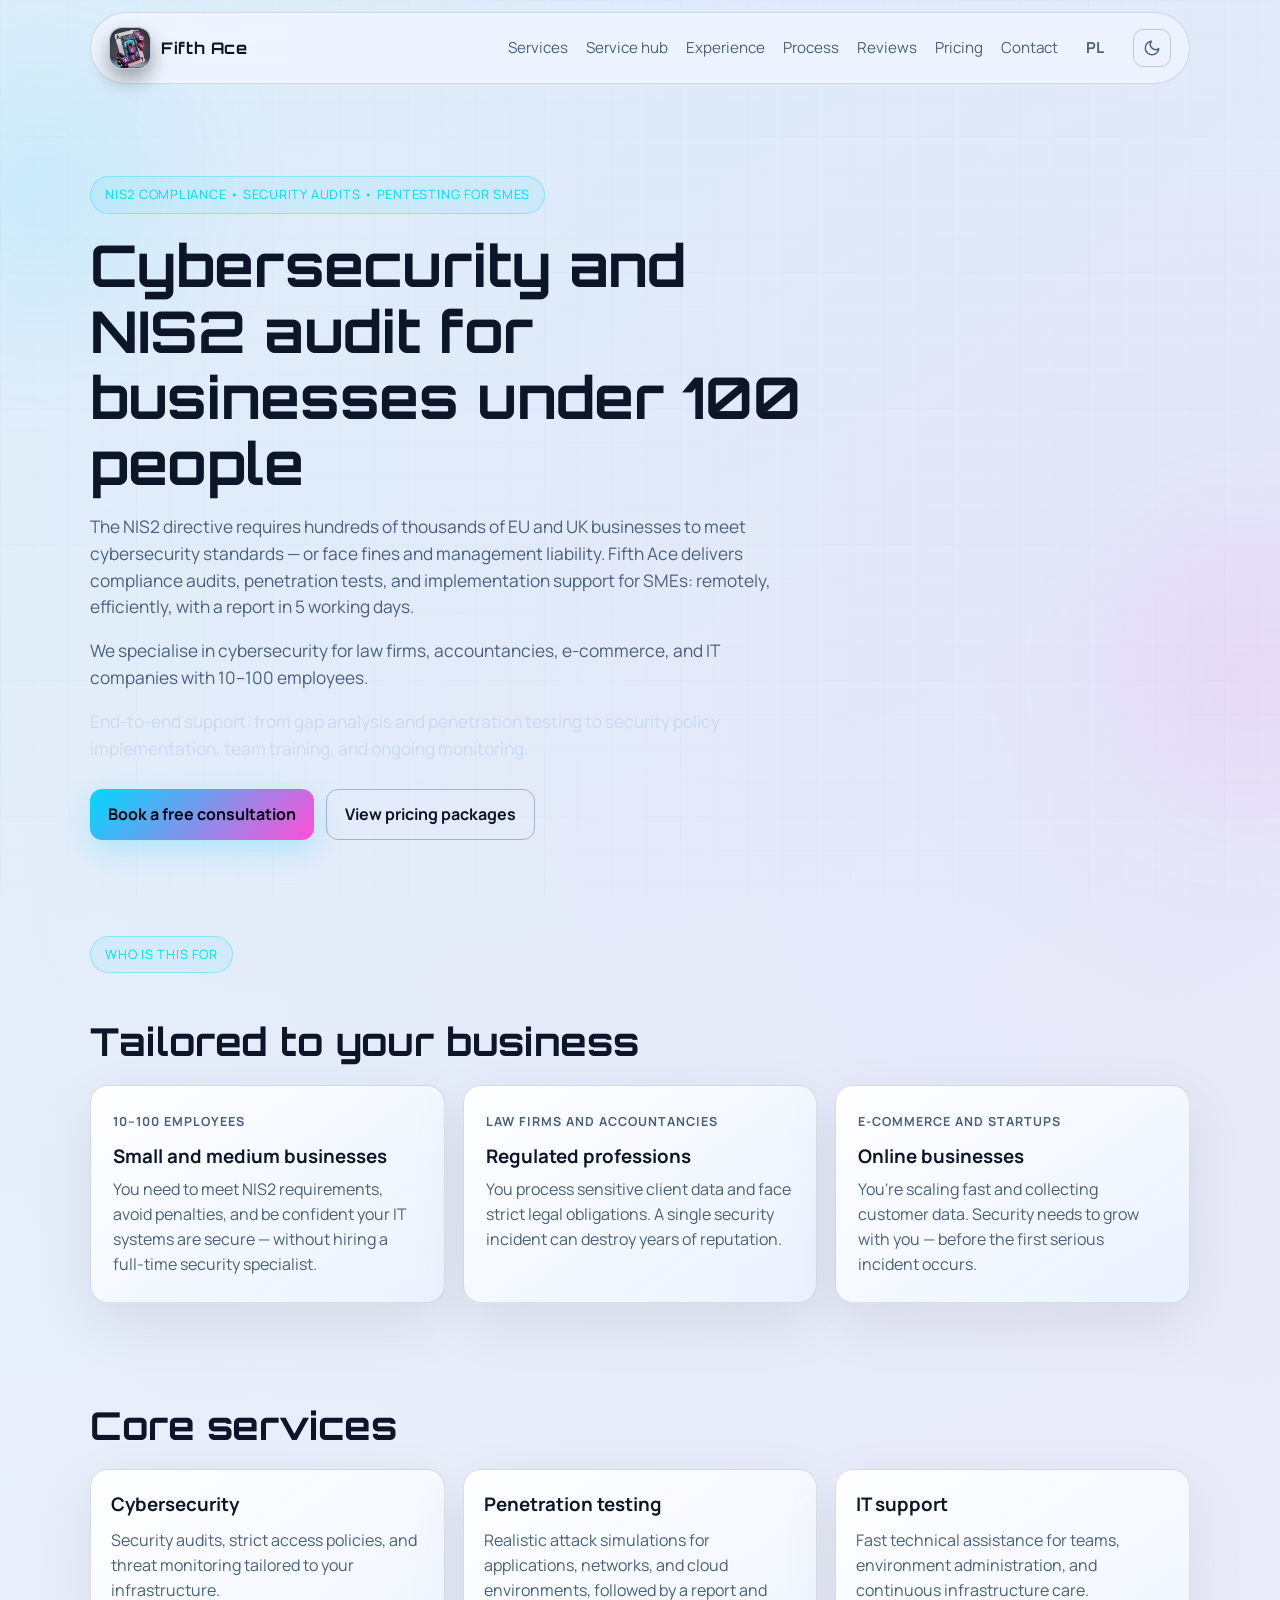
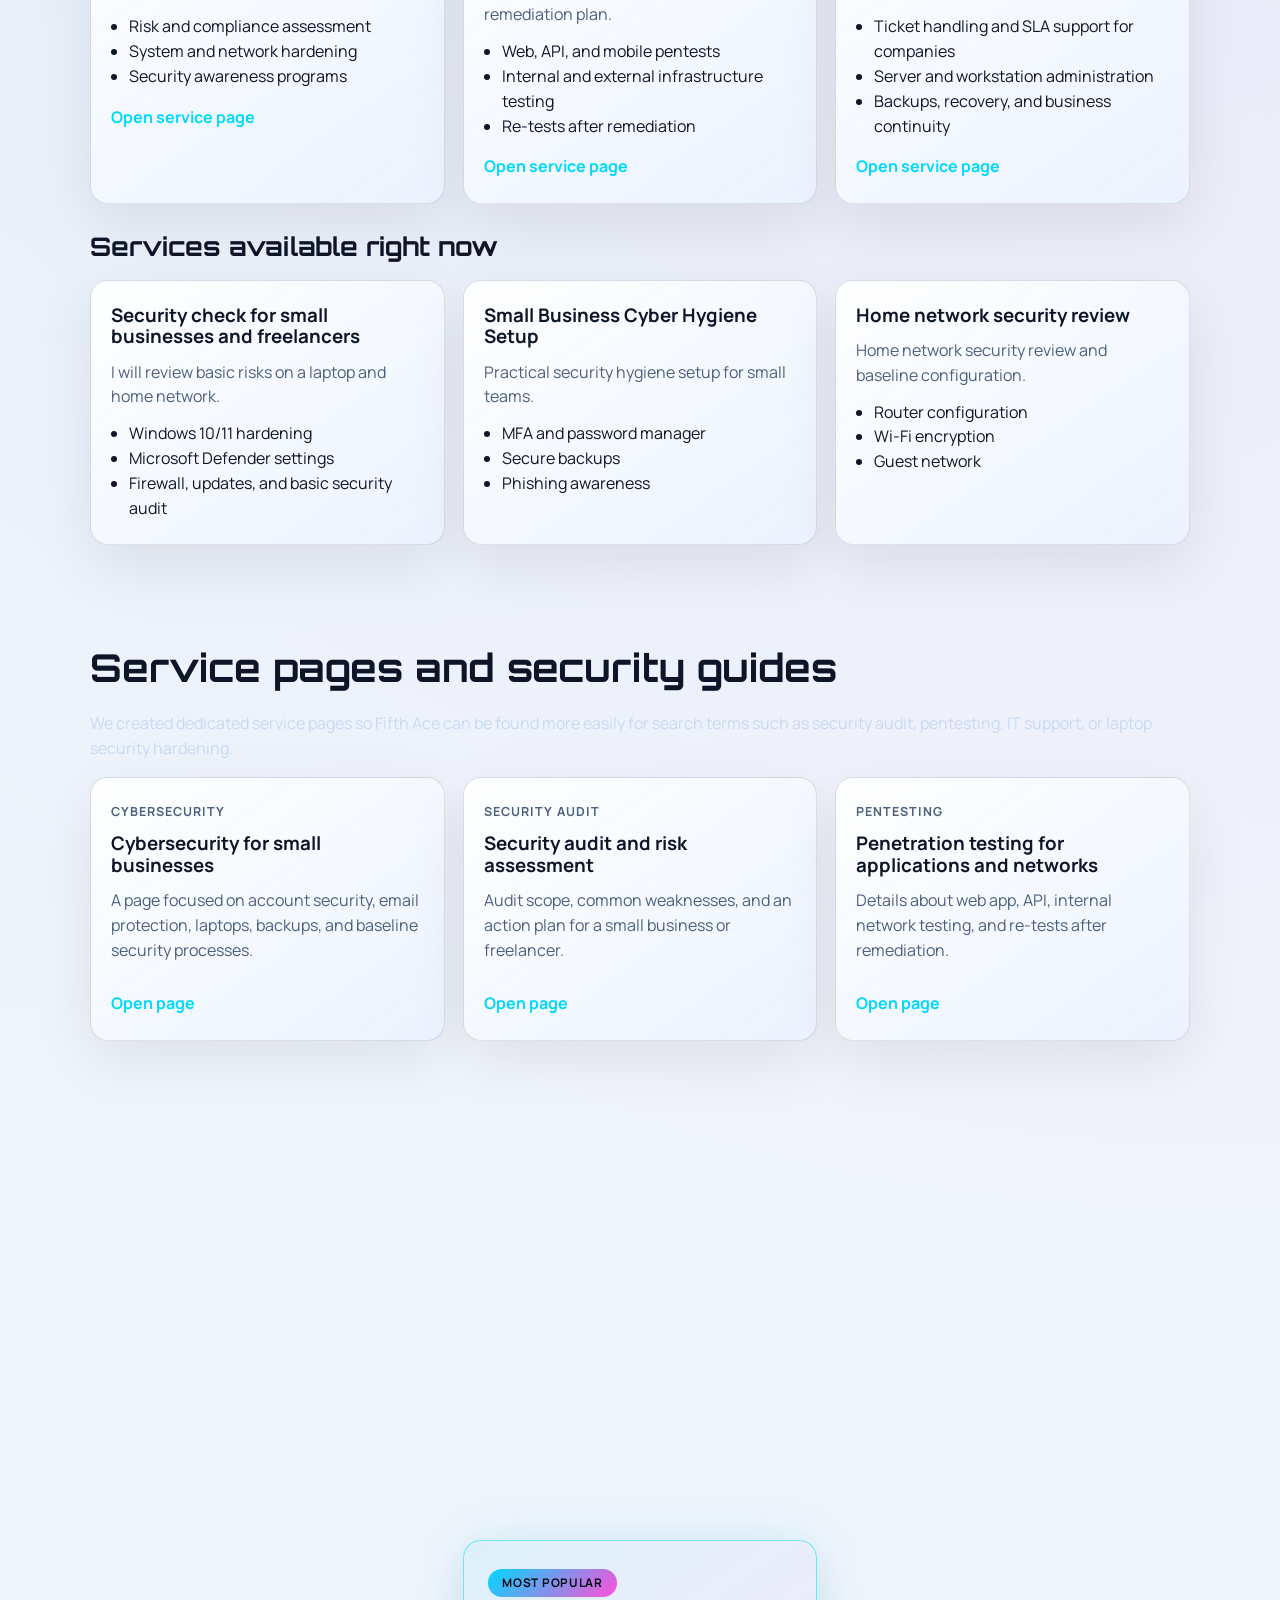
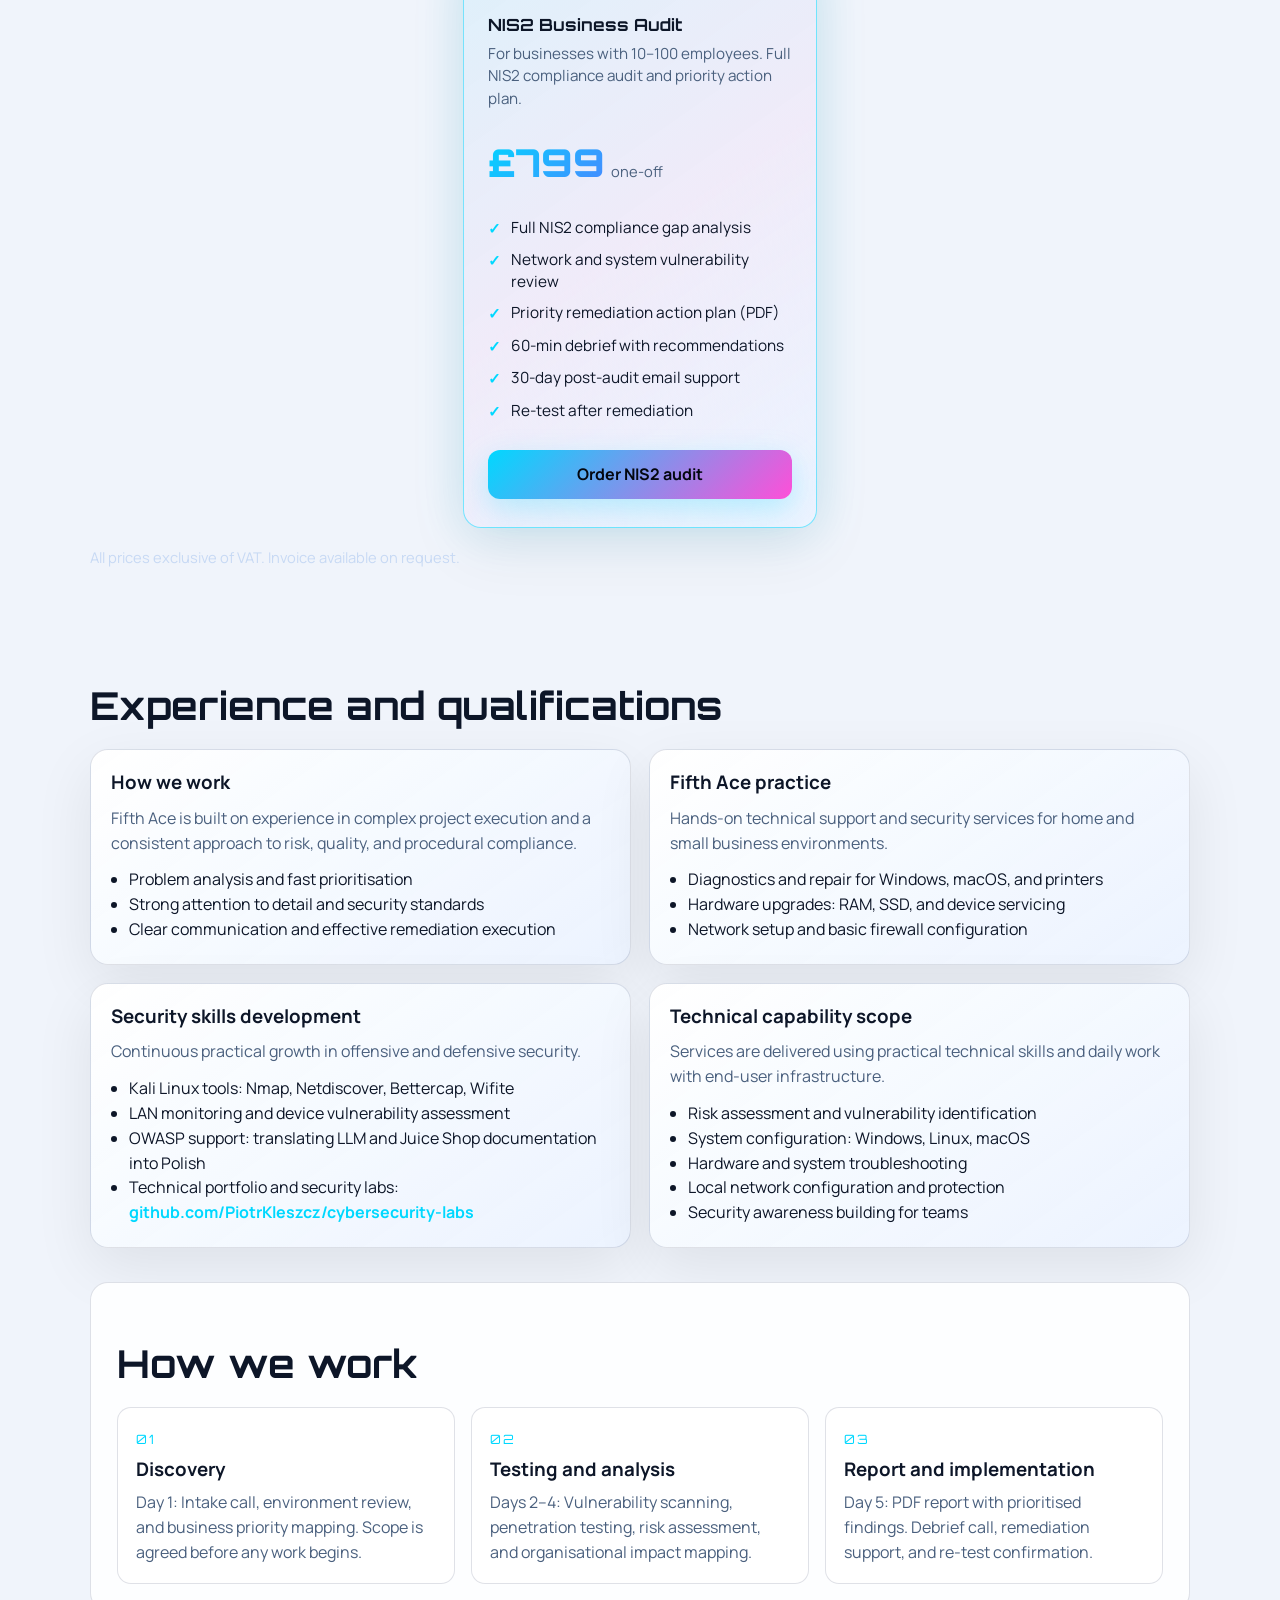
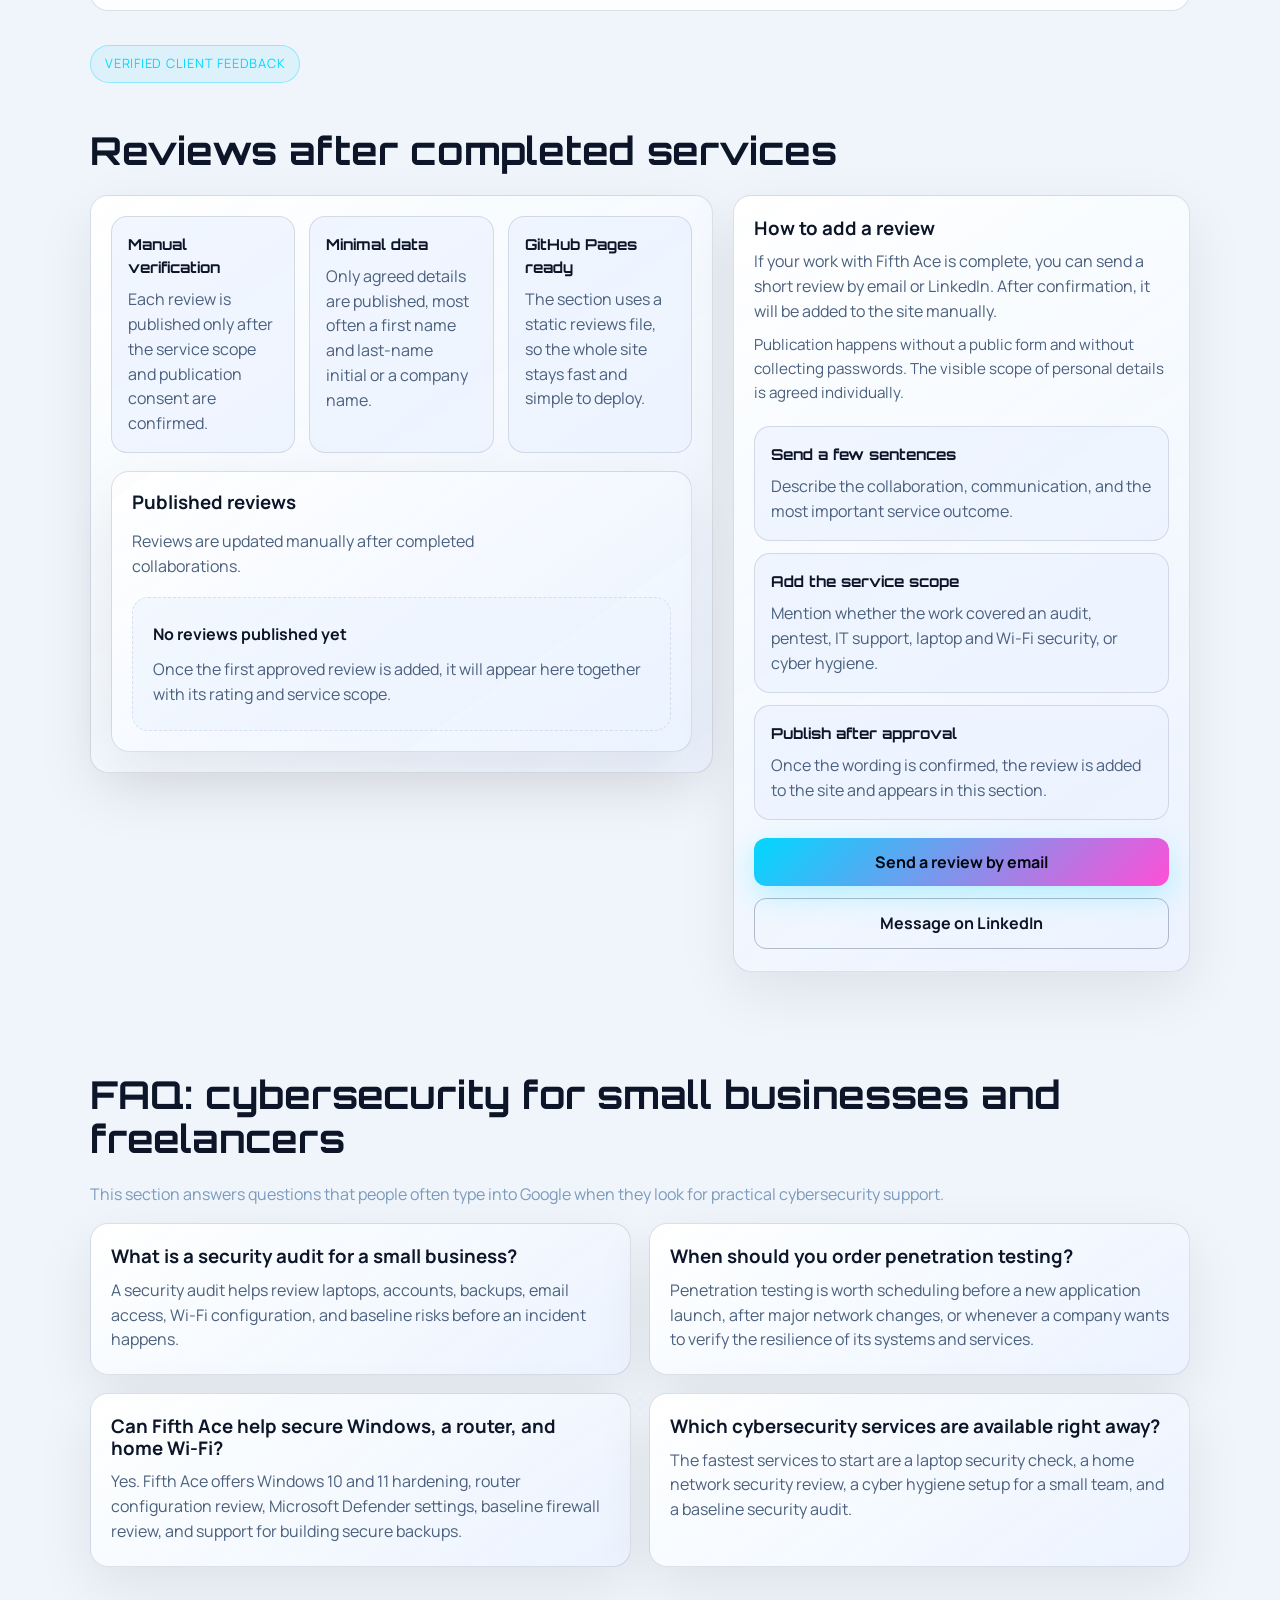
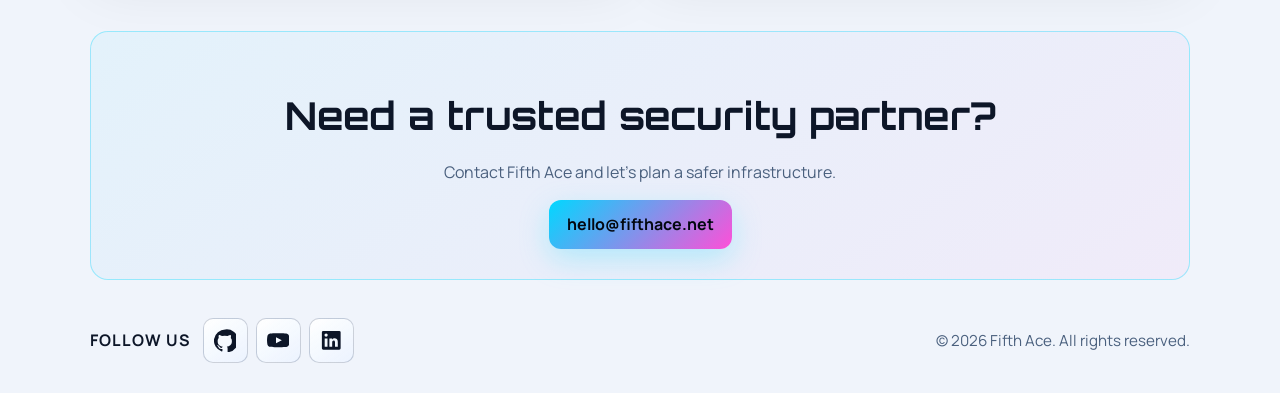
<file: en/index.html>
<!doctype html>
<html lang="en">
  <head>
    <meta charset="UTF-8" />
    <meta name="viewport" content="width=device-width, initial-scale=1.0" />
    <meta
      name="description"
      content="Fifth Ace - cybersecurity, security audits, penetration testing and IT support for small businesses and freelancers."
    />
    <meta name="robots" content="index,follow,max-image-preview:large" />
    <link rel="canonical" href="https://fifthace.net/en/" />
    <link rel="alternate" hreflang="pl" href="https://fifthace.net/" />
    <link rel="alternate" hreflang="en" href="https://fifthace.net/en/" />
    <link rel="alternate" hreflang="x-default" href="https://fifthace.net/" />
    <link rel="icon" href="../logo.jpeg" type="image/jpeg" />
    <meta
      property="og:title"
      content="Fifth Ace | Cybersecurity, Pentesting and Security Audits"
    />
    <meta
      property="og:description"
      content="Cybersecurity, penetration testing, security audits and IT support for small businesses, freelancers and home environments."
    />
    <meta property="og:type" content="website" />
    <meta property="og:url" content="https://fifthace.net/en/" />
    <meta property="og:image" content="https://fifthace.net/logo.jpeg" />
    <meta name="twitter:card" content="summary_large_image" />
    <meta
      name="twitter:title"
      content="Fifth Ace | Cybersecurity, Pentesting and Security Audits"
    />
    <meta
      name="twitter:description"
      content="Cybersecurity, penetration testing, security audits and IT support for small businesses, freelancers and home environments."
    />
    <meta name="twitter:image" content="https://fifthace.net/logo.jpeg" />
    <title>Fifth Ace | Cybersecurity, Pentesting and Security Audits</title>
    <link rel="preconnect" href="https://fonts.googleapis.com" />
    <link rel="preconnect" href="https://fonts.gstatic.com" crossorigin />
    <link
      href="https://fonts.googleapis.com/css2?family=Manrope:wght@400;500;700;800&amp;family=Orbitron:wght@500;700;900&amp;display=swap"
      rel="stylesheet"
    />
    <link rel="stylesheet" href="../styles.css" />
    <script type="application/ld+json">
      {
        "@context": "https://schema.org",
        "@type": "ProfessionalService",
        "name": "Fifth Ace",
        "url": "https://fifthace.net/en/",
        "logo": "https://fifthace.net/logo.jpeg",
        "description": "Cybersecurity services including security audits, penetration testing, and IT support for small businesses, freelancers, and home environments.",
        "email": "hello@fifthace.net",
        "areaServed": ["PL", "GB"],
        "sameAs": [
          "https://www.youtube.com/@FifthAce-sec",
          "https://www.linkedin.com/in/piotr-kleszcz-1b5b96110"
        ],
        "serviceType": [
          "Cybersecurity",
          "Security audits",
          "Penetration testing",
          "IT support",
          "Home network security review"
        ]
      }
    </script>
    <script type="application/ld+json">
      {
        "@context": "https://schema.org",
        "@type": "FAQPage",
        "mainEntity": [
          {
            "@type": "Question",
            "name": "What is a security audit for a small business?",
            "acceptedAnswer": {
              "@type": "Answer",
              "text": "A security audit helps review laptops, accounts, backups, email access, Wi-Fi configuration, and baseline risks before an incident happens."
            }
          },
          {
            "@type": "Question",
            "name": "When should you order penetration testing?",
            "acceptedAnswer": {
              "@type": "Answer",
              "text": "Penetration testing is worth scheduling before a new application launch, after major network changes, or whenever a company wants to verify the resilience of its systems and services."
            }
          },
          {
            "@type": "Question",
            "name": "Can Fifth Ace help secure Windows, a router, and home Wi-Fi?",
            "acceptedAnswer": {
              "@type": "Answer",
              "text": "Yes. Fifth Ace offers Windows 10 and 11 hardening, router configuration review, Microsoft Defender settings, baseline firewall review, and support for building secure backups."
            }
          },
          {
            "@type": "Question",
            "name": "Which cybersecurity services are available right away?",
            "acceptedAnswer": {
              "@type": "Answer",
              "text": "The fastest services to start are a laptop security check, a home network security review, a cyber hygiene setup for a small team, and a baseline security audit."
            }
          }
        ]
      }
    </script>
  </head>
  <body>
    <div class="bg-grid" aria-hidden="true"></div>
    <div class="orb orb-a" aria-hidden="true"></div>
    <div class="orb orb-b" aria-hidden="true"></div>

    <header class="topbar container">
      <a href="index.html" class="brand">
        <span class="brand-mark" aria-hidden="true">
          <img
            src="../logo.jpeg"
            alt="Fifth Ace Logo"
            class="brand-avatar-img"
            width="1098"
            height="1175"
          />
          <span class="brand-avatar-fallback avatar avatar-v1">
            <span class="avatar-card"></span>
            <span class="avatar-core"></span>
            <span class="avatar-lock"></span>
            <span class="avatar-dot avatar-dot-a"></span>
            <span class="avatar-dot avatar-dot-b"></span>
          </span>
        </span>
        <span class="brand-name">Fifth Ace</span>
      </a>
      <nav class="nav">
        <a href="#services">Services</a>
        <a href="#service-hub">Service hub</a>
        <a href="#experience">Experience</a>
        <a href="#process">Process</a>
        <a href="#reviews">Reviews</a>
        <a href="#pricing">Pricing</a>
        <a href="#contact">Contact</a>
        <a href="../index.html" class="lang-btn">PL</a>
      </nav>
    </header>

    <main id="start">
      <section class="hero container reveal">
        <p class="eyebrow">NIS2 Compliance • Security Audits • Pentesting for SMEs</p>
        <h1>Cybersecurity and NIS2 audit for businesses under 100 people</h1>
        <p class="lead">
          The NIS2 directive requires hundreds of thousands of EU and UK businesses to meet
          cybersecurity standards — or face fines and management liability. Fifth Ace delivers
          compliance audits, penetration tests, and implementation support for SMEs: remotely,
          efficiently, with a report in 5 working days.
        </p>
        <p class="lead">
          We specialise in cybersecurity for law firms, accountancies, e-commerce, and IT
          companies with 10–100 employees.
        </p>
        <p class="lead lead-accent">
          End-to-end support: from gap analysis and penetration testing to security policy
          implementation, team training, and ongoing monitoring.
        </p>
        <div class="hero-cta">
          <a class="btn btn-primary" href="#contact">Book a free consultation</a>
          <a class="btn btn-outline" href="#services">View pricing packages</a>
        </div>
      </section>

      <section id="for-whom" class="section container">
        <p class="eyebrow section-eyebrow reveal">Who is this for</p>
        <h2 class="reveal">Tailored to your business</h2>
        <div class="for-whom-grid">
          <article class="for-whom-card reveal">
            <p class="card-kicker">10–100 employees</p>
            <h3>Small and medium businesses</h3>
            <p>You need to meet NIS2 requirements, avoid penalties, and be confident your IT systems are secure — without hiring a full-time security specialist.</p>
          </article>
          <article class="for-whom-card reveal">
            <p class="card-kicker">Law firms and accountancies</p>
            <h3>Regulated professions</h3>
            <p>You process sensitive client data and face strict legal obligations. A single security incident can destroy years of reputation.</p>
          </article>
          <article class="for-whom-card reveal">
            <p class="card-kicker">E-commerce and startups</p>
            <h3>Online businesses</h3>
            <p>You're scaling fast and collecting customer data. Security needs to grow with you — before the first serious incident occurs.</p>
          </article>
        </div>
      </section>

      <section id="services" class="section container">
        <h2 class="reveal">Core services</h2>
        <div class="cards">
          <article class="card reveal">
            <h3>Cybersecurity</h3>
            <p>Security audits, strict access policies, and threat monitoring tailored to your infrastructure.</p>
            <ul>
              <li>Risk and compliance assessment</li>
              <li>System and network hardening</li>
              <li>Security awareness programs</li>
            </ul>
            <a class="text-link" href="cybersecurity-for-small-businesses.html">Open service page</a>
          </article>

          <article class="card reveal">
            <h3>Penetration testing</h3>
            <p>Realistic attack simulations for applications, networks, and cloud environments, followed by a report and remediation plan.</p>
            <ul>
              <li>Web, API, and mobile pentests</li>
              <li>Internal and external infrastructure testing</li>
              <li>Re-tests after remediation</li>
            </ul>
            <a class="text-link" href="penetration-testing.html">Open service page</a>
          </article>

          <article class="card reveal">
            <h3>IT support</h3>
            <p>Fast technical assistance for teams, environment administration, and continuous infrastructure care.</p>
            <ul>
              <li>Ticket handling and SLA support for companies</li>
              <li>Server and workstation administration</li>
              <li>Backups, recovery, and business continuity</li>
            </ul>
            <a class="text-link" href="it-support.html">Open service page</a>
          </article>
        </div>

        <div class="services-now">
          <h3 class="services-now-title reveal">Services available right now</h3>
          <div class="cards">
            <article class="card reveal">
              <h3>Security check for small businesses and freelancers</h3>
              <p>I will review basic risks on a laptop and home network.</p>
              <ul>
                <li>Windows 10/11 hardening</li>
                <li>Microsoft Defender settings</li>
                <li>Firewall, updates, and basic security audit</li>
              </ul>
            </article>

            <article class="card reveal">
              <h3>Small Business Cyber Hygiene Setup</h3>
              <p>Practical security hygiene setup for small teams.</p>
              <ul>
                <li>MFA and password manager</li>
                <li>Secure backups</li>
                <li>Phishing awareness</li>
              </ul>
            </article>

            <article class="card reveal">
              <h3>Home network security review</h3>
              <p>Home network security review and baseline configuration.</p>
              <ul>
                <li>Router configuration</li>
                <li>Wi-Fi encryption</li>
                <li>Guest network</li>
              </ul>
            </article>
          </div>
        </div>
      </section>

      <section id="service-hub" class="section container">
        <h2 class="reveal">Service pages and security guides</h2>
        <p class="section-intro reveal">
          We created dedicated service pages so Fifth Ace can be found more easily for search
          terms such as security audit, pentesting, IT support, or laptop security hardening.
        </p>
        <div class="cards seo-cards">
          <article class="card reveal">
            <p class="card-kicker">Cybersecurity</p>
            <h3>Cybersecurity for small businesses</h3>
            <p>A page focused on account security, email protection, laptops, backups, and baseline security processes.</p>
            <a class="text-link" href="cybersecurity-for-small-businesses.html">Open page</a>
          </article>
          <article class="card reveal">
            <p class="card-kicker">Security audit</p>
            <h3>Security audit and risk assessment</h3>
            <p>Audit scope, common weaknesses, and an action plan for a small business or freelancer.</p>
            <a class="text-link" href="security-audit.html">Open page</a>
          </article>
          <article class="card reveal">
            <p class="card-kicker">Pentesting</p>
            <h3>Penetration testing for applications and networks</h3>
            <p>Details about web app, API, internal network testing, and re-tests after remediation.</p>
            <a class="text-link" href="penetration-testing.html">Open page</a>
          </article>
          <article class="card reveal">
            <p class="card-kicker">IT support</p>
            <h3>IT support for companies and teams</h3>
            <p>Administration, helpdesk, workstation maintenance, backups, and business continuity support.</p>
            <a class="text-link" href="it-support.html">Open page</a>
          </article>
          <article class="card reveal">
            <p class="card-kicker">Laptop and Wi-Fi</p>
            <h3>Laptop and Wi-Fi security hardening</h3>
            <p>Windows hardening, router review, MFA, Defender, and a fast security check for home or small business environments.</p>
            <a class="text-link" href="laptop-and-wifi-security.html">Open page</a>
          </article>
        </div>
      </section>

      <section id="pricing" class="section container">
        <p class="eyebrow section-eyebrow reveal">Pricing</p>
        <h2 class="reveal">Transparent pricing, clear outcomes</h2>
        <div class="pricing-grid">
          <article class="pricing-card reveal">
            <h3 class="pricing-name">Security Starter</h3>
            <p class="pricing-desc">For freelancers and 1–10 person businesses. Quick review and baseline security hardening.</p>
            <div class="pricing-price">
              <span class="pricing-amount">£299</span>
              <span class="pricing-period">one-off</span>
            </div>
            <ul class="pricing-features">
              <li>Laptop and Wi-Fi security audit</li>
              <li>Windows 10/11 hardening</li>
              <li>MFA and password manager setup guide</li>
              <li>Written security report (PDF)</li>
            </ul>
            <a class="btn btn-outline" href="#contact">Order now</a>
          </article>

          <article class="pricing-card is-featured reveal">
            <span class="pricing-badge">Most popular</span>
            <h3 class="pricing-name">NIS2 Business Audit</h3>
            <p class="pricing-desc">For businesses with 10–100 employees. Full NIS2 compliance audit and priority action plan.</p>
            <div class="pricing-price">
              <span class="pricing-amount">£799</span>
              <span class="pricing-period">one-off</span>
            </div>
            <ul class="pricing-features">
              <li>Full NIS2 compliance gap analysis</li>
              <li>Network and system vulnerability review</li>
              <li>Priority remediation action plan (PDF)</li>
              <li>60-min debrief with recommendations</li>
              <li>30-day post-audit email support</li>
              <li>Re-test after remediation</li>
            </ul>
            <a class="btn btn-primary" href="#contact">Order NIS2 audit</a>
          </article>

          <article class="pricing-card reveal">
            <h3 class="pricing-name">vCISO Monthly</h3>
            <p class="pricing-desc">Virtual CISO for businesses needing continuous security support and compliance.</p>
            <div class="pricing-price">
              <span class="pricing-amount">£399</span>
              <span class="pricing-period">per month</span>
            </div>
            <ul class="pricing-features">
              <li>Monthly security review</li>
              <li>Vulnerability scanning</li>
              <li>Incident response support</li>
              <li>Quarterly penetration test</li>
              <li>Security policy updates</li>
            </ul>
            <a class="btn btn-outline" href="#contact">Start collaboration</a>
          </article>
        </div>
        <p class="section-intro pricing-note reveal">All prices exclusive of VAT. Invoice available on request.</p>
      </section>

      <section id="experience" class="section container">
        <h2 class="reveal">Experience and qualifications</h2>
        <div class="experience-grid">
          <article class="exp-card reveal">
            <h3>How we work</h3>
            <p>Fifth Ace is built on experience in complex project execution and a consistent approach to risk, quality, and procedural compliance.</p>
            <ul>
              <li>Problem analysis and fast prioritisation</li>
              <li>Strong attention to detail and security standards</li>
              <li>Clear communication and effective remediation execution</li>
            </ul>
          </article>

          <article class="exp-card reveal">
            <h3>Fifth Ace practice</h3>
            <p>Hands-on technical support and security services for home and small business environments.</p>
            <ul>
              <li>Diagnostics and repair for Windows, macOS, and printers</li>
              <li>Hardware upgrades: RAM, SSD, and device servicing</li>
              <li>Network setup and basic firewall configuration</li>
            </ul>
          </article>

          <article class="exp-card reveal">
            <h3>Security skills development</h3>
            <p>Continuous practical growth in offensive and defensive security.</p>
            <ul>
              <li>Kali Linux tools: Nmap, Netdiscover, Bettercap, Wifite</li>
              <li>LAN monitoring and device vulnerability assessment</li>
              <li>OWASP support: translating LLM and Juice Shop documentation into Polish</li>
              <li>
                <span>Technical portfolio and security labs:</span>
                <a
                  class="inline-link"
                  href="https://github.com/PiotrKleszcz/cybersecurity-labs"
                  target="_blank"
                  rel="noopener noreferrer"
                  >github.com/PiotrKleszcz/cybersecurity-labs</a
                >
              </li>
            </ul>
          </article>

          <article class="exp-card reveal">
            <h3>Technical capability scope</h3>
            <p>Services are delivered using practical technical skills and daily work with end-user infrastructure.</p>
            <ul>
              <li>Risk assessment and vulnerability identification</li>
              <li>System configuration: Windows, Linux, macOS</li>
              <li>Hardware and system troubleshooting</li>
              <li>Local network configuration and protection</li>
              <li>Security awareness building for teams</li>
            </ul>
          </article>
        </div>
      </section>

      <section id="process" class="section container process reveal">
        <h2>How we work</h2>
        <div class="steps">
          <div class="step">
            <span>01</span>
            <h3>Discovery</h3>
            <p>Day 1: Intake call, environment review, and business priority mapping. Scope is agreed before any work begins.</p>
          </div>
          <div class="step">
            <span>02</span>
            <h3>Testing and analysis</h3>
            <p>Days 2–4: Vulnerability scanning, penetration testing, risk assessment, and organisational impact mapping.</p>
          </div>
          <div class="step">
            <span>03</span>
            <h3>Report and implementation</h3>
            <p>Day 5: PDF report with prioritised findings. Debrief call, remediation support, and re-test confirmation.</p>
          </div>
        </div>
      </section>

      <section id="reviews" class="section container testimonials">
        <div class="section-heading reveal">
          <p class="eyebrow section-eyebrow">Verified client feedback</p>
          <h2>Reviews after completed services</h2>
        </div>

        <div class="reviews-layout">
          <div class="reviews-main reveal">
            <div class="review-highlights">
              <article class="review-highlight">
                <strong>Manual verification</strong>
                <p>Each review is published only after the service scope and publication consent are confirmed.</p>
              </article>
              <article class="review-highlight">
                <strong>Minimal data</strong>
                <p>Only agreed details are published, most often a first name and last-name initial or a company name.</p>
              </article>
              <article class="review-highlight">
                <strong>GitHub Pages ready</strong>
                <p>The section uses a static reviews file, so the whole site stays fast and simple to deploy.</p>
              </article>
            </div>

            <div class="reviews-panel">
              <div class="reviews-panel-head">
                <h3>Published reviews</h3>
                <p>Reviews are updated manually after completed collaborations.</p>
              </div>
              <div class="reviews-list">
                <div class="reviews-empty">
                  <strong>No reviews published yet</strong>
                  <p>Once the first approved review is added, it will appear here together with its rating and service scope.</p>
                </div>
              </div>
            </div>
          </div>

          <aside class="client-portal reveal">
            <div class="portal-head">
              <h3>How to add a review</h3>
              <p>
                If your work with Fifth Ace is complete, you can send a short review by email
                or LinkedIn. After confirmation, it will be added to the site manually.
              </p>
              <p class="portal-privacy">
                Publication happens without a public form and without collecting passwords.
                The visible scope of personal details is agreed individually.
              </p>
            </div>

            <div class="portal-steps">
              <article class="portal-step">
                <strong>Send a few sentences</strong>
                <p>Describe the collaboration, communication, and the most important service outcome.</p>
              </article>
              <article class="portal-step">
                <strong>Add the service scope</strong>
                <p>Mention whether the work covered an audit, pentest, IT support, laptop and Wi-Fi security, or cyber hygiene.</p>
              </article>
              <article class="portal-step">
                <strong>Publish after approval</strong>
                <p>Once the wording is confirmed, the review is added to the site and appears in this section.</p>
              </article>
            </div>

            <div class="portal-actions">
              <a
                class="btn btn-primary"
                href="mailto:hello@fifthace.net?subject=Review%20for%20Fifth%20Ace"
              >
                Send a review by email
              </a>
              <a
                class="btn btn-secondary"
                href="https://www.linkedin.com/in/piotr-kleszcz-1b5b96110"
                target="_blank"
                rel="noreferrer"
              >
                Message on LinkedIn
              </a>
            </div>
          </aside>
        </div>
      </section>

      <section class="section container">
        <h2 class="reveal">FAQ: cybersecurity for small businesses and freelancers</h2>
        <p class="section-intro section-intro--muted reveal">
          This section answers questions that people often type into Google when they look for
          practical cybersecurity support.
        </p>
        <div class="faq-grid">
          <article class="faq-item reveal">
            <h3>What is a security audit for a small business?</h3>
            <p>A security audit helps review laptops, accounts, backups, email access, Wi-Fi configuration, and baseline risks before an incident happens.</p>
          </article>
          <article class="faq-item reveal">
            <h3>When should you order penetration testing?</h3>
            <p>Penetration testing is worth scheduling before a new application launch, after major network changes, or whenever a company wants to verify the resilience of its systems and services.</p>
          </article>
          <article class="faq-item reveal">
            <h3>Can Fifth Ace help secure Windows, a router, and home Wi-Fi?</h3>
            <p>Yes. Fifth Ace offers Windows 10 and 11 hardening, router configuration review, Microsoft Defender settings, baseline firewall review, and support for building secure backups.</p>
          </article>
          <article class="faq-item reveal">
            <h3>Which cybersecurity services are available right away?</h3>
            <p>The fastest services to start are a laptop security check, a home network security review, a cyber hygiene setup for a small team, and a baseline security audit.</p>
          </article>
        </div>
      </section>


      <section id="contact" class="section container cta reveal">
        <h2>Need a trusted security partner?</h2>
        <p>Contact Fifth Ace and let's plan a safer infrastructure.</p>
        <a class="btn btn-primary" href="mailto:hello@fifthace.net">hello@fifthace.net</a>
      </section>
    </main>

    <footer class="footer container">
      <div class="social">
        <p class="social-title">Follow us</p>
        <div class="social-links">
          <a
            class="social-link social-github"
            href="https://github.com/PiotrKleszcz/cybersecurity-labs"
            target="_blank"
            rel="noopener noreferrer"
            aria-label="GitHub - technical portfolio"
          >
            <svg viewBox="0 0 24 24" aria-hidden="true">
              <path
                d="M12 .5A12 12 0 0 0 8.2 23.9c.6.1.8-.3.8-.6v-2.1c-3.3.7-4-1.4-4-1.4-.5-1.3-1.2-1.7-1.2-1.7-1-.7.1-.7.1-.7 1.1.1 1.7 1.2 1.7 1.2 1 .1.7 2.1 3 1.5.1-.7.4-1.2.7-1.5-2.6-.3-5.4-1.3-5.4-5.9 0-1.3.5-2.4 1.2-3.2-.1-.3-.5-1.6.1-3.2 0 0 1-.3 3.3 1.2a11.3 11.3 0 0 1 6 0c2.3-1.5 3.3-1.2 3.3-1.2.6 1.6.2 2.9.1 3.2.8.8 1.2 1.9 1.2 3.2 0 4.6-2.8 5.6-5.4 5.9.4.4.8 1.1.8 2.2v3.3c0 .3.2.7.8.6A12 12 0 0 0 12 .5Z"
              />
            </svg>
          </a>
          <a
            class="social-link social-youtube"
            href="https://www.youtube.com/@FifthAce-sec"
            target="_blank"
            rel="noopener noreferrer"
            aria-label="YouTube"
          >
            <svg viewBox="0 0 24 24" aria-hidden="true">
              <path
                d="M23.5 7.2a3 3 0 0 0-2.1-2.1C19.5 4.6 12 4.6 12 4.6s-7.5 0-9.4.5A3 3 0 0 0 .5 7.2 31 31 0 0 0 0 12a31 31 0 0 0 .5 4.8 3 3 0 0 0 2.1 2.1c1.9.5 9.4.5 9.4.5s7.5 0 9.4-.5a3 3 0 0 0 2.1-2.1A31 31 0 0 0 24 12a31 31 0 0 0-.5-4.8zM9.6 15.3V8.7L15.8 12z"
              />
            </svg>
          </a>
          <a
            class="social-link social-linkedin"
            href="https://www.linkedin.com/in/piotr-kleszcz-1b5b96110"
            target="_blank"
            rel="noopener noreferrer"
            aria-label="LinkedIn"
          >
            <svg viewBox="0 0 24 24" aria-hidden="true">
              <path
                d="M20.5 2h-17A1.5 1.5 0 0 0 2 3.5v17A1.5 1.5 0 0 0 3.5 22h17a1.5 1.5 0 0 0 1.5-1.5v-17A1.5 1.5 0 0 0 20.5 2zM8 19H5v-9h3zM6.5 8.25A1.75 1.75 0 1 1 8.25 6.5 1.75 1.75 0 0 1 6.5 8.25zM19 19h-3v-4.74c0-1.42-.6-1.93-1.38-1.93A1.74 1.74 0 0 0 13 14.19V19h-3v-9h2.9v1.3a3.11 3.11 0 0 1 2.7-1.4c1.55 0 3.36.86 3.36 3.66z"
              />
            </svg>
          </a>
        </div>
      </div>
      <p>
        © <span data-current-year></span> Fifth Ace.
        All rights reserved.
      </p>
    </footer>

    <script src="../service-pages.js"></script>
  </body>
</html>
</file>
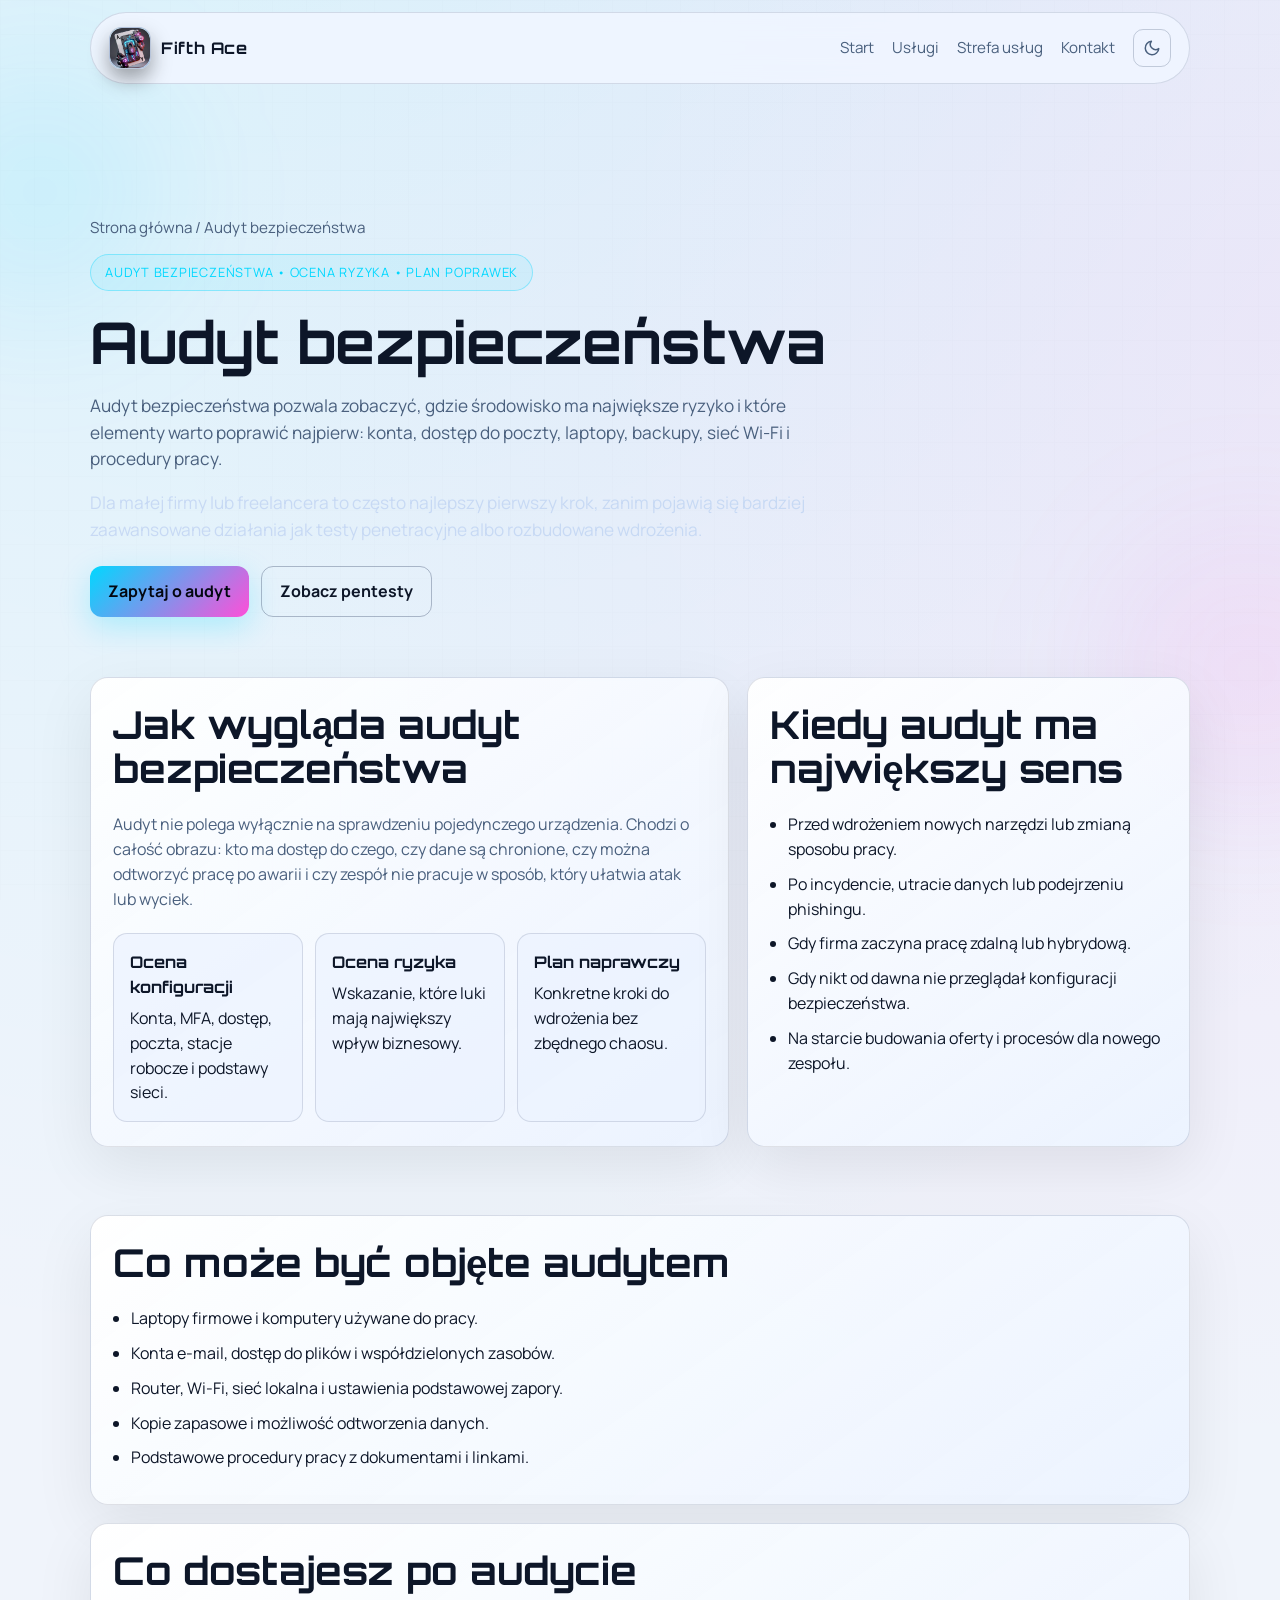
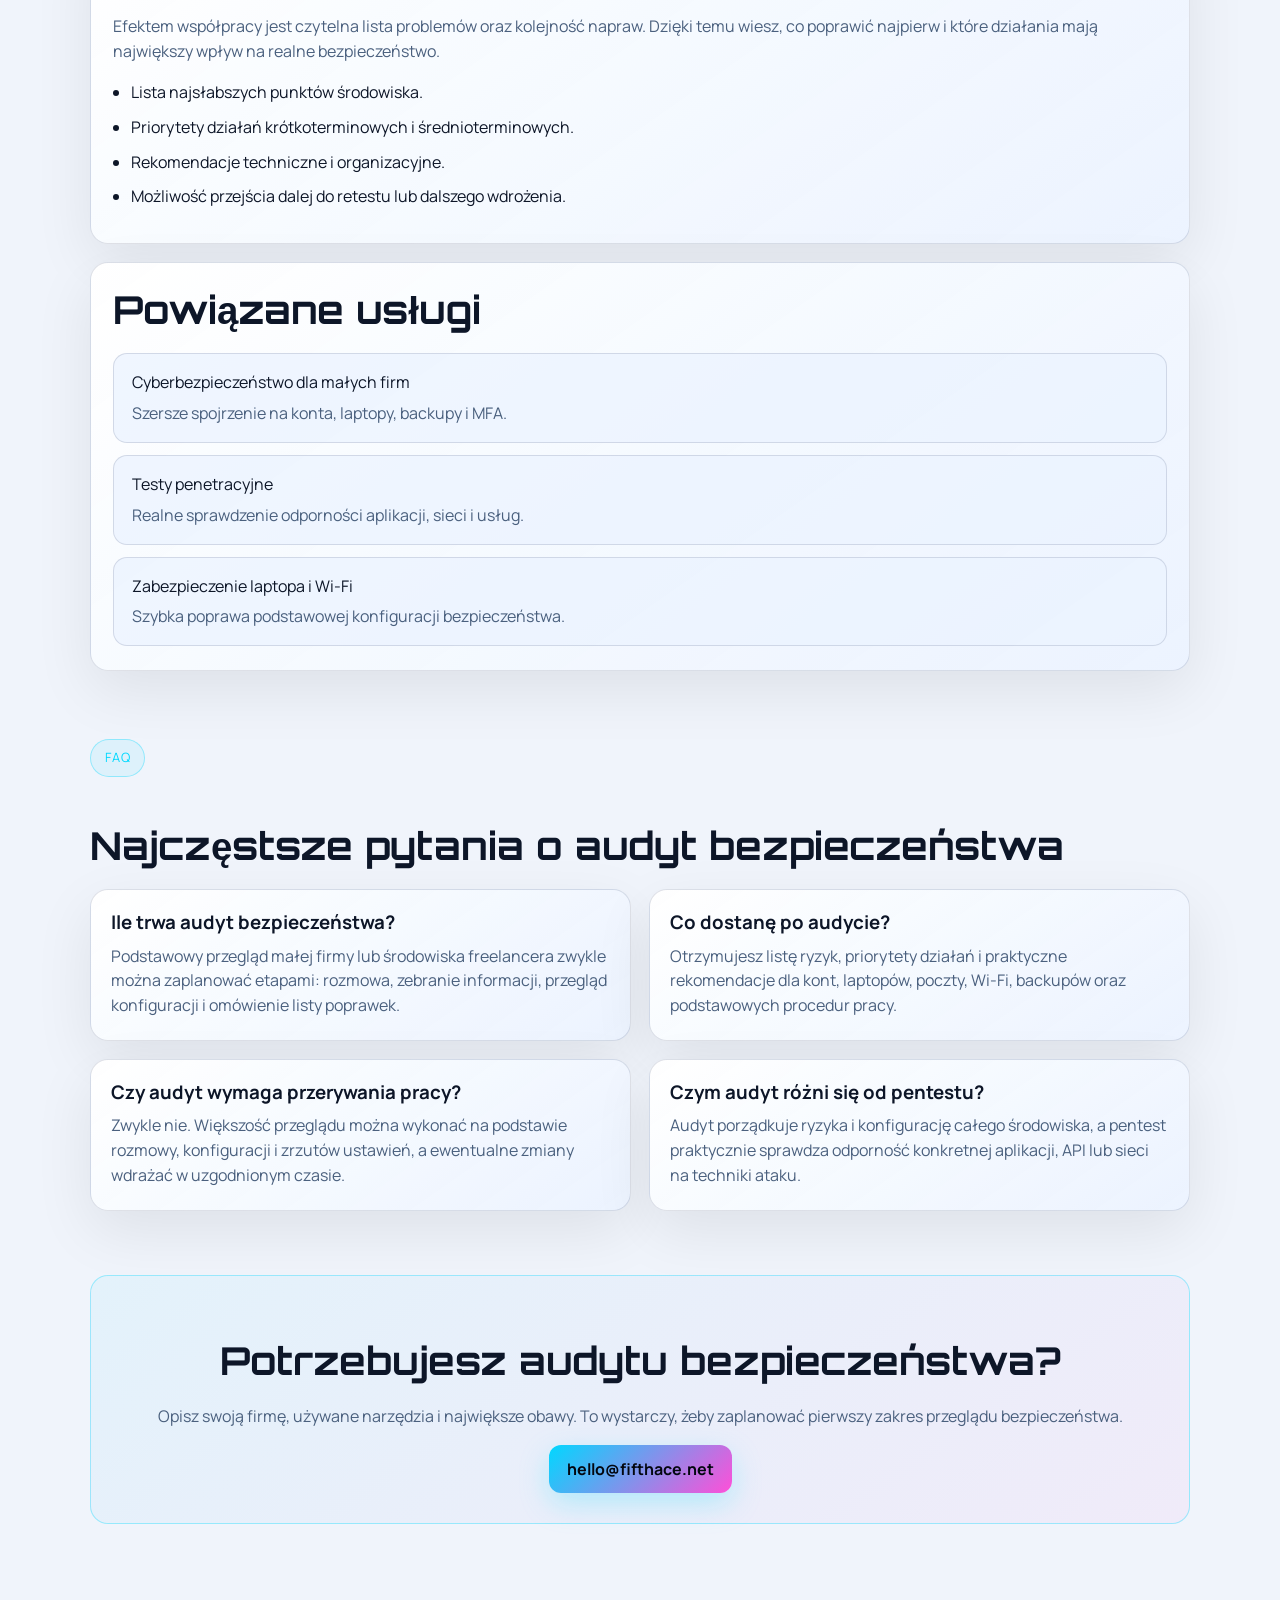
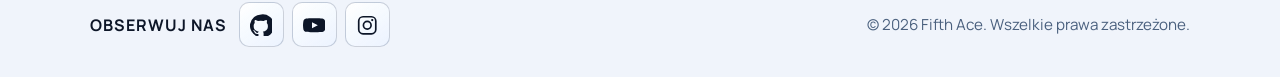
<file: audyt-bezpieczenstwa.html>
<!doctype html>
<html lang="pl">
  <head>
    <meta charset="UTF-8" />
    <meta name="viewport" content="width=device-width, initial-scale=1.0" />
    <meta
      name="description"
      content="Audyt bezpieczeństwa dla małej firmy lub freelancera: ocena ryzyka, przegląd konfiguracji, kont, laptopów, Wi-Fi, backupów i plan działań."
    />
    <meta name="robots" content="index,follow,max-image-preview:large" />
    <link
      rel="canonical"
      href="https://fifthace.net/audyt-bezpieczenstwa.html"
    />
    <link rel="alternate" hreflang="pl" href="https://fifthace.net/audyt-bezpieczenstwa.html" />
    <link rel="alternate" hreflang="en" href="https://fifthace.net/en/security-audit.html" />
    <link rel="alternate" hreflang="x-default" href="https://fifthace.net/audyt-bezpieczenstwa.html" />
    <link rel="icon" href="logo.jpeg" type="image/jpeg" />
    <meta property="og:type" content="website" />
    <meta property="og:title" content="Audyt bezpieczeństwa | Fifth Ace" />
    <meta
      property="og:description"
      content="Audyt bezpieczeństwa: wykrywanie słabych punktów, ocena ryzyka i plan poprawek dla małych firm i środowisk domowych."
    />
    <meta
      property="og:url"
      content="https://fifthace.net/audyt-bezpieczenstwa.html"
    />
    <meta
      property="og:image"
      content="https://fifthace.net/logo.jpeg"
    />
    <meta name="twitter:card" content="summary_large_image" />
    <meta name="twitter:title" content="Audyt bezpieczeństwa | Fifth Ace" />
    <meta name="twitter:description" content="Audyt bezpieczeństwa: wykrywanie słabych punktów, ocena ryzyka i plan poprawek dla małych firm i środowisk domowych." />
    <meta name="twitter:image" content="https://fifthace.net/logo.jpeg" />
    <title>Audyt bezpieczeństwa | Fifth Ace</title>
    <link rel="preconnect" href="https://fonts.googleapis.com" />
    <link rel="preconnect" href="https://fonts.gstatic.com" crossorigin />
    <link
      href="https://fonts.googleapis.com/css2?family=Manrope:wght@400;500;700;800&amp;family=Orbitron:wght@500;700;900&amp;display=swap"
      rel="stylesheet"
    />
    <link rel="stylesheet" href="styles.css" />
    <script type="application/ld+json">
      {
        "@context": "https://schema.org",
        "@graph": [
          {
            "@type": "Service",
            "name": "Audyt bezpieczeństwa",
            "provider": {
              "@type": "ProfessionalService",
              "name": "Fifth Ace",
              "url": "https://fifthace.net/"
            },
            "url": "https://fifthace.net/audyt-bezpieczenstwa.html",
            "serviceType": "Audyt bezpieczeństwa",
            "areaServed": "PL",
            "description": "Audyt bezpieczeństwa środowiska IT, kont, sieci lokalnej i podstawowych procedur."
          },
          {
            "@type": "FAQPage",
            "mainEntity": [
              {
                "@type": "Question",
                "name": "Ile trwa audyt bezpieczeństwa?",
                "acceptedAnswer": {
                  "@type": "Answer",
                  "text": "Podstawowy przegląd małej firmy lub środowiska freelancera zwykle można zaplanować etapami: rozmowa, zebranie informacji, przegląd konfiguracji i omówienie listy poprawek."
                }
              },
              {
                "@type": "Question",
                "name": "Co dostanę po audycie?",
                "acceptedAnswer": {
                  "@type": "Answer",
                  "text": "Otrzymujesz listę ryzyk, priorytety działań i praktyczne rekomendacje dla kont, laptopów, poczty, Wi-Fi, backupów oraz podstawowych procedur pracy."
                }
              },
              {
                "@type": "Question",
                "name": "Czy audyt wymaga przerywania pracy?",
                "acceptedAnswer": {
                  "@type": "Answer",
                  "text": "Zwykle nie. Większość przeglądu można wykonać na podstawie rozmowy, konfiguracji i zrzutów ustawień, a ewentualne zmiany wdrażać w uzgodnionym czasie."
                }
              },
              {
                "@type": "Question",
                "name": "Czym audyt różni się od pentestu?",
                "acceptedAnswer": {
                  "@type": "Answer",
                  "text": "Audyt porządkuje ryzyka i konfigurację całego środowiska, a pentest praktycznie sprawdza odporność konkretnej aplikacji, API lub sieci na techniki ataku."
                }
              }
            ]
          }
        ]
      }
    </script>
  </head>
  <body>
    <div class="bg-grid" aria-hidden="true"></div>
    <div class="orb orb-a" aria-hidden="true"></div>
    <div class="orb orb-b" aria-hidden="true"></div>

    <header class="topbar container">
      <a href="index.html" class="brand">
        <span class="brand-mark" aria-hidden="true">
          <img src="logo.jpeg" alt="Logo Fifth Ace" class="brand-avatar-img" width="1098" height="1175" />
          <span class="brand-avatar-fallback avatar avatar-v1">
            <span class="avatar-card"></span>
            <span class="avatar-core"></span>
            <span class="avatar-lock"></span>
            <span class="avatar-dot avatar-dot-a"></span>
            <span class="avatar-dot avatar-dot-b"></span>
          </span>
        </span>
        <span class="brand-name">Fifth Ace</span>
      </a>
      <nav class="nav">
        <a href="index.html">Start</a>
        <a href="index.html#uslugi">Usługi</a>
        <a href="index.html#strefa-seo">Strefa usług</a>
        <a href="index.html#kontakt">Kontakt</a>
      </nav>
    </header>

    <main class="service-page">
      <section class="service-hero container reveal">
        <p class="breadcrumbs">
          <a href="index.html">Strona główna</a> / Audyt bezpieczeństwa
        </p>
        <p class="eyebrow">Audyt bezpieczeństwa • Ocena ryzyka • Plan poprawek</p>
        <h1>Audyt bezpieczeństwa</h1>
        <p class="lead">
          Audyt bezpieczeństwa pozwala zobaczyć, gdzie środowisko ma największe
          ryzyko i które elementy warto poprawić najpierw: konta, dostęp do
          poczty, laptopy, backupy, sieć Wi-Fi i procedury pracy.
        </p>
        <p class="lead lead-accent">
          Dla małej firmy lub freelancera to często najlepszy pierwszy krok,
          zanim pojawią się bardziej zaawansowane działania jak testy
          penetracyjne albo rozbudowane wdrożenia.
        </p>
        <div class="inline-cta">
          <a class="btn btn-primary" href="mailto:hello@fifthace.net">Zapytaj o audyt</a>
          <a class="btn btn-outline" href="testy-penetracyjne.html">Zobacz pentesty</a>
        </div>
      </section>

      <section class="section container service-grid">
        <article class="service-panel reveal">
          <h2>Jak wygląda audyt bezpieczeństwa</h2>
          <p>
            Audyt nie polega wyłącznie na sprawdzeniu pojedynczego urządzenia.
            Chodzi o całość obrazu: kto ma dostęp do czego, czy dane są
            chronione, czy można odtworzyć pracę po awarii i czy zespół nie
            pracuje w sposób, który ułatwia atak lub wyciek.
          </p>
          <div class="service-highlight">
            <div class="mini-card">
              <strong>Ocena konfiguracji</strong>
              Konta, MFA, dostęp, poczta, stacje robocze i podstawy sieci.
            </div>
            <div class="mini-card">
              <strong>Ocena ryzyka</strong>
              Wskazanie, które luki mają największy wpływ biznesowy.
            </div>
            <div class="mini-card">
              <strong>Plan naprawczy</strong>
              Konkretne kroki do wdrożenia bez zbędnego chaosu.
            </div>
          </div>
        </article>

        <aside class="service-sidebar reveal">
          <h2>Kiedy audyt ma największy sens</h2>
          <ul>
            <li>Przed wdrożeniem nowych narzędzi lub zmianą sposobu pracy.</li>
            <li>Po incydencie, utracie danych lub podejrzeniu phishingu.</li>
            <li>Gdy firma zaczyna pracę zdalną lub hybrydową.</li>
            <li>Gdy nikt od dawna nie przeglądał konfiguracji bezpieczeństwa.</li>
            <li>Na starcie budowania oferty i procesów dla nowego zespołu.</li>
          </ul>
        </aside>
      </section>

      <section class="section container service-stack">
        <article class="service-list reveal">
          <h2>Co może być objęte audytem</h2>
          <ul>
            <li>Laptopy firmowe i komputery używane do pracy.</li>
            <li>Konta e-mail, dostęp do plików i współdzielonych zasobów.</li>
            <li>Router, Wi-Fi, sieć lokalna i ustawienia podstawowej zapory.</li>
            <li>Kopie zapasowe i możliwość odtworzenia danych.</li>
            <li>Podstawowe procedury pracy z dokumentami i linkami.</li>
          </ul>
        </article>

        <article class="service-list reveal">
          <h2>Co dostajesz po audycie</h2>
          <p>
            Efektem współpracy jest czytelna lista problemów oraz kolejność
            napraw. Dzięki temu wiesz, co poprawić najpierw i które działania
            mają największy wpływ na realne bezpieczeństwo.
          </p>
          <ul>
            <li>Lista najsłabszych punktów środowiska.</li>
            <li>Priorytety działań krótkoterminowych i średnioterminowych.</li>
            <li>Rekomendacje techniczne i organizacyjne.</li>
            <li>Możliwość przejścia dalej do retestu lub dalszego wdrożenia.</li>
          </ul>
        </article>

        <article class="service-related reveal">
          <h2>Powiązane usługi</h2>
          <div class="related-links">
            <a class="related-link" href="cyberbezpieczenstwo-dla-malych-firm.html"
              >Cyberbezpieczeństwo dla małych firm
              <span>Szersze spojrzenie na konta, laptopy, backupy i MFA.</span></a
            >
            <a class="related-link" href="testy-penetracyjne.html"
              >Testy penetracyjne
              <span>Realne sprawdzenie odporności aplikacji, sieci i usług.</span></a
            >
            <a class="related-link" href="zabezpieczenie-laptopa-i-wifi.html"
              >Zabezpieczenie laptopa i Wi-Fi
              <span>Szybka poprawa podstawowej konfiguracji bezpieczeństwa.</span></a
            >
          </div>
        </article>
      </section>

      <section class="section container">
        <div class="section-heading reveal">
          <p class="eyebrow section-eyebrow">FAQ</p>
          <h2>Najczęstsze pytania o audyt bezpieczeństwa</h2>
        </div>
        <div class="faq-grid">
          <article class="faq-item reveal">
            <h3>Ile trwa audyt bezpieczeństwa?</h3>
            <p>
              Podstawowy przegląd małej firmy lub środowiska freelancera zwykle
              można zaplanować etapami: rozmowa, zebranie informacji, przegląd
              konfiguracji i omówienie listy poprawek.
            </p>
          </article>
          <article class="faq-item reveal">
            <h3>Co dostanę po audycie?</h3>
            <p>
              Otrzymujesz listę ryzyk, priorytety działań i praktyczne
              rekomendacje dla kont, laptopów, poczty, Wi-Fi, backupów oraz
              podstawowych procedur pracy.
            </p>
          </article>
          <article class="faq-item reveal">
            <h3>Czy audyt wymaga przerywania pracy?</h3>
            <p>
              Zwykle nie. Większość przeglądu można wykonać na podstawie rozmowy,
              konfiguracji i zrzutów ustawień, a ewentualne zmiany wdrażać w
              uzgodnionym czasie.
            </p>
          </article>
          <article class="faq-item reveal">
            <h3>Czym audyt różni się od pentestu?</h3>
            <p>
              Audyt porządkuje ryzyka i konfigurację całego środowiska, a pentest
              praktycznie sprawdza odporność konkretnej aplikacji, API lub sieci
              na techniki ataku.
            </p>
          </article>
        </div>
      </section>

      <section class="section container cta reveal">
        <h2>Potrzebujesz audytu bezpieczeństwa?</h2>
        <p>
          Opisz swoją firmę, używane narzędzia i największe obawy. To wystarczy,
          żeby zaplanować pierwszy zakres przeglądu bezpieczeństwa.
        </p>
        <a class="btn btn-primary" href="mailto:hello@fifthace.net">hello@fifthace.net</a>
      </section>
    </main>

    <footer class="footer container">
      <div class="social">
        <p class="social-title">Obserwuj nas</p>
        <div class="social-links">
          <a
            class="social-link social-github"
            href="https://github.com/PiotrKleszcz/cybersecurity-labs"
            target="_blank"
            rel="noopener noreferrer"
            aria-label="GitHub - portfolio techniczne"
          >
            <svg viewBox="0 0 24 24" aria-hidden="true">
              <path
                d="M12 .5A12 12 0 0 0 8.2 23.9c.6.1.8-.3.8-.6v-2.1c-3.3.7-4-1.4-4-1.4-.5-1.3-1.2-1.7-1.2-1.7-1-.7.1-.7.1-.7 1.1.1 1.7 1.2 1.7 1.2 1 .1.7 2.1 3 1.5.1-.7.4-1.2.7-1.5-2.6-.3-5.4-1.3-5.4-5.9 0-1.3.5-2.4 1.2-3.2-.1-.3-.5-1.6.1-3.2 0 0 1-.3 3.3 1.2a11.3 11.3 0 0 1 6 0c2.3-1.5 3.3-1.2 3.3-1.2.6 1.6.2 2.9.1 3.2.8.8 1.2 1.9 1.2 3.2 0 4.6-2.8 5.6-5.4 5.9.4.4.8 1.1.8 2.2v3.3c0 .3.2.7.8.6A12 12 0 0 0 12 .5Z"
              />
            </svg>
          </a>
          <a
            class="social-link social-youtube"
            href="https://www.youtube.com/@FifthAce-sec"
            target="_blank"
            rel="noopener noreferrer"
            aria-label="YouTube"
          >
            <svg viewBox="0 0 24 24" aria-hidden="true">
              <path
                d="M23.5 7.2a3 3 0 0 0-2.1-2.1C19.5 4.6 12 4.6 12 4.6s-7.5 0-9.4.5A3 3 0 0 0 .5 7.2 31 31 0 0 0 0 12a31 31 0 0 0 .5 4.8 3 3 0 0 0 2.1 2.1c1.9.5 9.4.5 9.4.5s7.5 0 9.4-.5a3 3 0 0 0 2.1-2.1A31 31 0 0 0 24 12a31 31 0 0 0-.5-4.8zM9.6 15.3V8.7L15.8 12z"
              />
            </svg>
          </a>
          <a
            class="social-link social-instagram"
            href="https://www.instagram.com/fifthace.sec/"
            target="_blank"
            rel="noopener noreferrer"
            aria-label="Instagram"
          >
            <svg viewBox="0 0 24 24" aria-hidden="true">
              <path
                d="M7.5 2h9A5.5 5.5 0 0 1 22 7.5v9a5.5 5.5 0 0 1-5.5 5.5h-9A5.5 5.5 0 0 1 2 16.5v-9A5.5 5.5 0 0 1 7.5 2zm0 1.8A3.7 3.7 0 0 0 3.8 7.5v9a3.7 3.7 0 0 0 3.7 3.7h9a3.7 3.7 0 0 0 3.7-3.7v-9a3.7 3.7 0 0 0-3.7-3.7zm9.8 1.5a1.2 1.2 0 1 1 0 2.4 1.2 1.2 0 0 1 0-2.4zM12 7a5 5 0 1 1 0 10 5 5 0 0 1 0-10zm0 1.8A3.2 3.2 0 1 0 12 15.2 3.2 3.2 0 0 0 12 8.8z"
              />
            </svg>
          </a>
        </div>
      </div>
      <p>© <span data-current-year></span> Fifth Ace. Wszelkie prawa zastrzeżone.</p>
    </footer>

    <script src="service-pages.js"></script>
  </body>
</html>
</file>
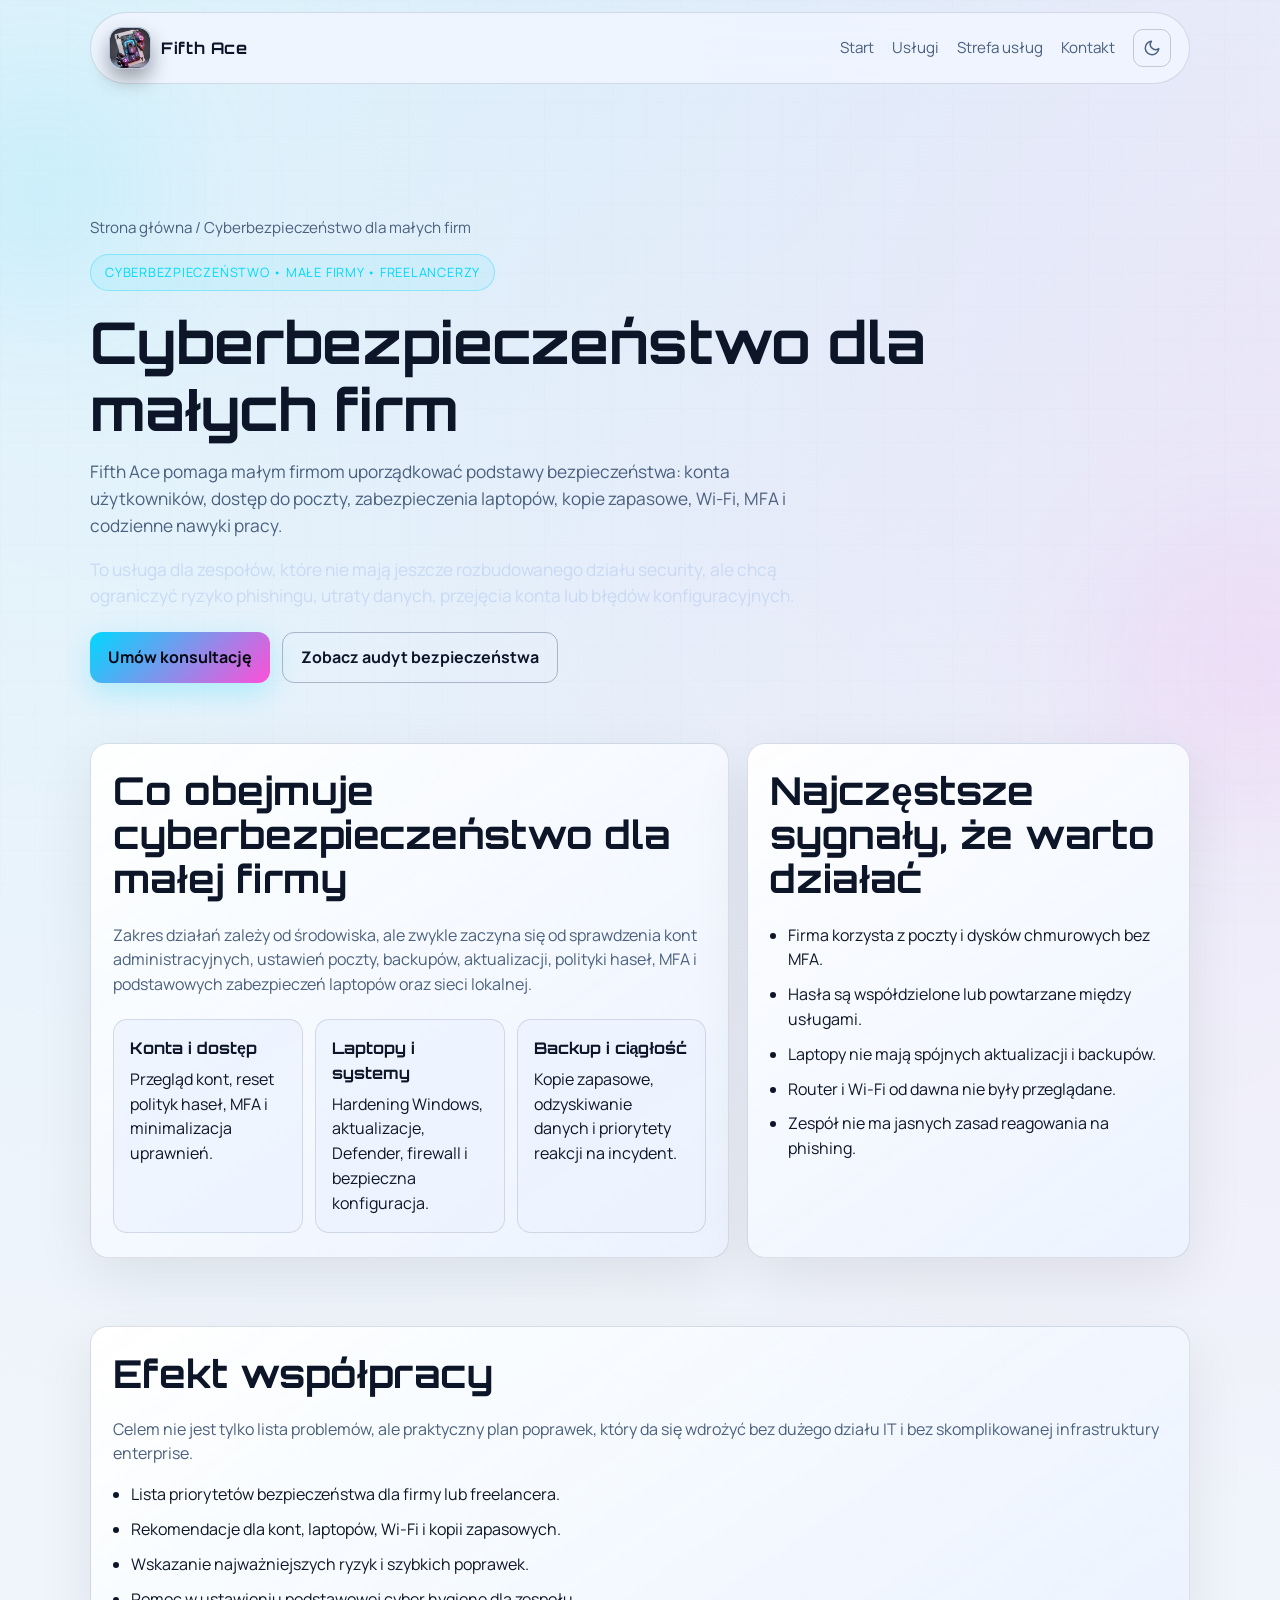
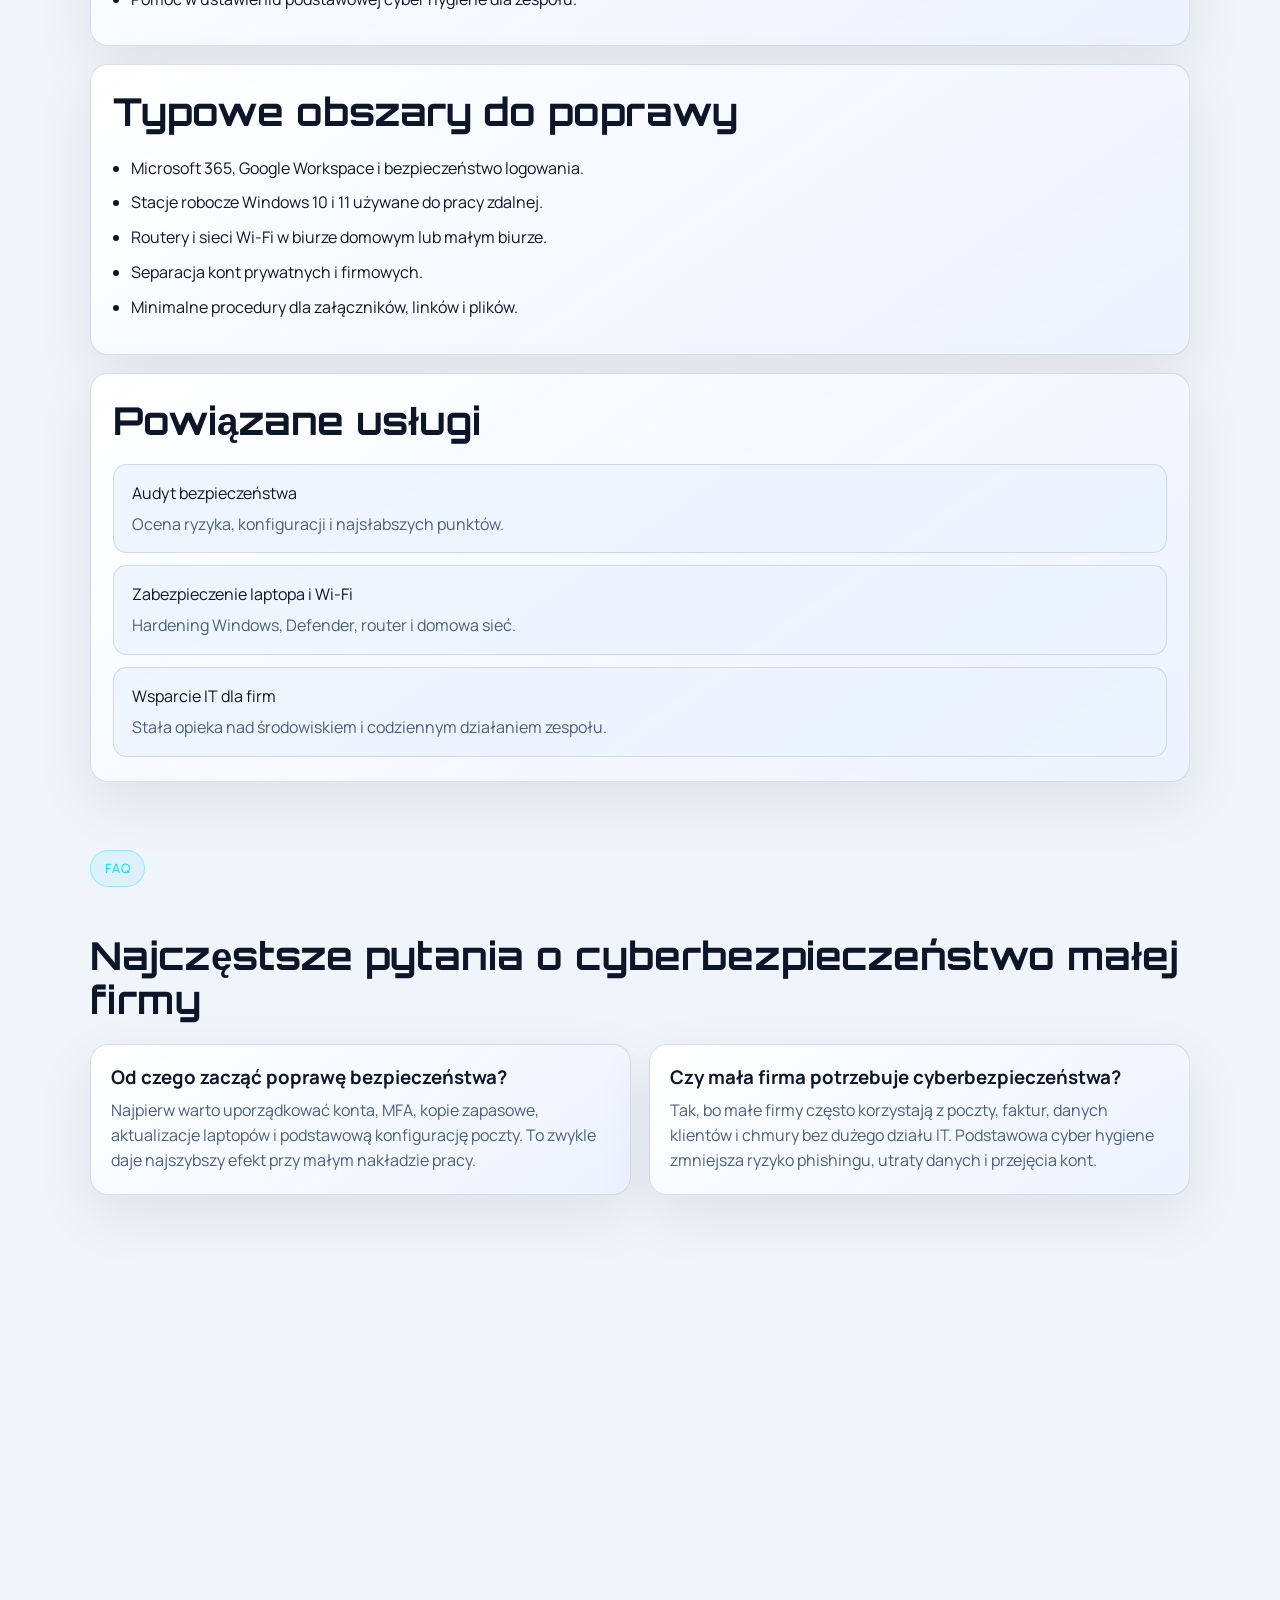
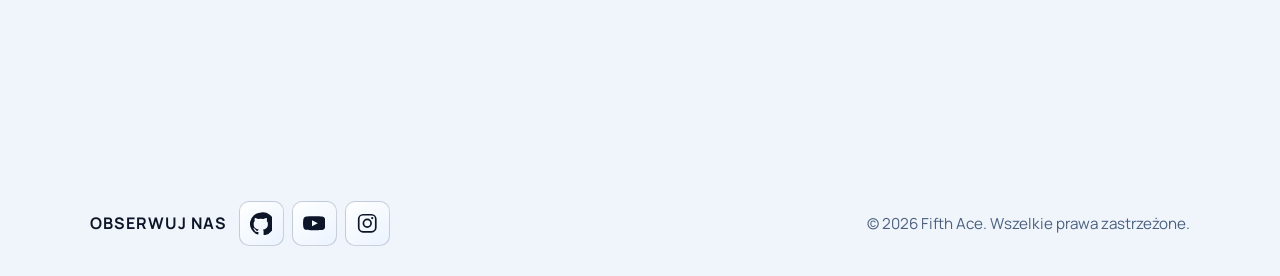
<file: cyberbezpieczenstwo-dla-malych-firm.html>
<!doctype html>
<html lang="pl">
  <head>
    <meta charset="UTF-8" />
    <meta name="viewport" content="width=device-width, initial-scale=1.0" />
    <meta
      name="description"
      content="Cyberbezpieczeństwo dla małych firm: ochrona kont, poczty, laptopów, backupów, polityk dostępu i codziennych procesów bezpieczeństwa."
    />
    <meta name="robots" content="index,follow,max-image-preview:large" />
    <link
      rel="canonical"
      href="https://fifthace.net/cyberbezpieczenstwo-dla-malych-firm.html"
    />
    <link rel="alternate" hreflang="pl" href="https://fifthace.net/cyberbezpieczenstwo-dla-malych-firm.html" />
    <link rel="alternate" hreflang="en" href="https://fifthace.net/en/cybersecurity-for-small-businesses.html" />
    <link rel="alternate" hreflang="x-default" href="https://fifthace.net/cyberbezpieczenstwo-dla-malych-firm.html" />
    <link rel="icon" href="logo.jpeg" type="image/jpeg" />
    <meta property="og:type" content="website" />
    <meta
      property="og:title"
      content="Cyberbezpieczeństwo dla małych firm | Fifth Ace"
    />
    <meta
      property="og:description"
      content="Praktyczne cyberbezpieczeństwo dla małych firm i freelancerów: konta, MFA, backupy, laptopy, Wi-Fi i podstawowe procedury."
    />
    <meta
      property="og:url"
      content="https://fifthace.net/cyberbezpieczenstwo-dla-malych-firm.html"
    />
    <meta
      property="og:image"
      content="https://fifthace.net/logo.jpeg"
    />
    <meta name="twitter:card" content="summary_large_image" />
    <meta name="twitter:title" content="Cyberbezpieczeństwo dla małych firm | Fifth Ace" />
    <meta name="twitter:description" content="Praktyczne cyberbezpieczeństwo dla małych firm i freelancerów: konta, MFA, backupy, laptopy, Wi-Fi i podstawowe procedury." />
    <meta name="twitter:image" content="https://fifthace.net/logo.jpeg" />
    <title>Cyberbezpieczeństwo dla małych firm | Fifth Ace</title>
    <link rel="preconnect" href="https://fonts.googleapis.com" />
    <link rel="preconnect" href="https://fonts.gstatic.com" crossorigin />
    <link
      href="https://fonts.googleapis.com/css2?family=Manrope:wght@400;500;700;800&amp;family=Orbitron:wght@500;700;900&amp;display=swap"
      rel="stylesheet"
    />
    <link rel="stylesheet" href="styles.css" />
    <script type="application/ld+json">
      {
        "@context": "https://schema.org",
        "@graph": [
          {
            "@type": "Service",
            "name": "Cyberbezpieczeństwo dla małych firm",
            "provider": {
              "@type": "ProfessionalService",
              "name": "Fifth Ace",
              "url": "https://fifthace.net/"
            },
            "url": "https://fifthace.net/cyberbezpieczenstwo-dla-malych-firm.html",
            "serviceType": "Cyberbezpieczeństwo",
            "areaServed": "PL",
            "description": "Praktyczne wsparcie w zakresie cyberbezpieczeństwa dla małych firm, freelancerów i małych zespołów."
          },
          {
            "@type": "FAQPage",
            "mainEntity": [
              {
                "@type": "Question",
                "name": "Od czego zacząć poprawę bezpieczeństwa?",
                "acceptedAnswer": {
                  "@type": "Answer",
                  "text": "Najpierw warto uporządkować konta, MFA, kopie zapasowe, aktualizacje laptopów i podstawową konfigurację poczty. To zwykle daje najszybszy efekt przy małym nakładzie pracy."
                }
              },
              {
                "@type": "Question",
                "name": "Czy mała firma potrzebuje cyberbezpieczeństwa?",
                "acceptedAnswer": {
                  "@type": "Answer",
                  "text": "Tak, bo małe firmy często korzystają z poczty, faktur, danych klientów i chmury bez dużego działu IT. Podstawowa cyber hygiene zmniejsza ryzyko phishingu, utraty danych i przejęcia kont."
                }
              },
              {
                "@type": "Question",
                "name": "Co obejmuje praktyczny pakiet działań?",
                "acceptedAnswer": {
                  "@type": "Answer",
                  "text": "Zakres może obejmować MFA, backupy, ustawienia laptopów, przegląd Wi-Fi, bezpieczeństwo poczty, zasady haseł i krótką listę procedur dla zespołu."
                }
              },
              {
                "@type": "Question",
                "name": "Czy to jednorazowa usługa czy stałe wsparcie?",
                "acceptedAnswer": {
                  "@type": "Answer",
                  "text": "Może być jednorazowym przeglądem lub początkiem stałego wsparcia IT. Najczęściej najpierw porządkuje się podstawy, a potem ustala dalsze działania według realnego ryzyka."
                }
              }
            ]
          }
        ]
      }
    </script>
  </head>
  <body>
    <div class="bg-grid" aria-hidden="true"></div>
    <div class="orb orb-a" aria-hidden="true"></div>
    <div class="orb orb-b" aria-hidden="true"></div>

    <header class="topbar container">
      <a href="index.html" class="brand">
        <span class="brand-mark" aria-hidden="true">
          <img src="logo.jpeg" alt="Logo Fifth Ace" class="brand-avatar-img" width="1098" height="1175" />
          <span class="brand-avatar-fallback avatar avatar-v1">
            <span class="avatar-card"></span>
            <span class="avatar-core"></span>
            <span class="avatar-lock"></span>
            <span class="avatar-dot avatar-dot-a"></span>
            <span class="avatar-dot avatar-dot-b"></span>
          </span>
        </span>
        <span class="brand-name">Fifth Ace</span>
      </a>
      <nav class="nav">
        <a href="index.html">Start</a>
        <a href="index.html#uslugi">Usługi</a>
        <a href="index.html#strefa-seo">Strefa usług</a>
        <a href="index.html#kontakt">Kontakt</a>
      </nav>
    </header>

    <main class="service-page">
      <section class="service-hero container reveal">
        <p class="breadcrumbs">
          <a href="index.html">Strona główna</a> / Cyberbezpieczeństwo dla małych firm
        </p>
        <p class="eyebrow">Cyberbezpieczeństwo • Małe firmy • Freelancerzy</p>
        <h1>Cyberbezpieczeństwo dla małych firm</h1>
        <p class="lead">
          Fifth Ace pomaga małym firmom uporządkować podstawy bezpieczeństwa:
          konta użytkowników, dostęp do poczty, zabezpieczenia laptopów,
          kopie zapasowe, Wi-Fi, MFA i codzienne nawyki pracy.
        </p>
        <p class="lead lead-accent">
          To usługa dla zespołów, które nie mają jeszcze rozbudowanego działu
          security, ale chcą ograniczyć ryzyko phishingu, utraty danych,
          przejęcia konta lub błędów konfiguracyjnych.
        </p>
        <div class="inline-cta">
          <a class="btn btn-primary" href="mailto:hello@fifthace.net">Umów konsultację</a>
          <a class="btn btn-outline" href="audyt-bezpieczenstwa.html">Zobacz audyt bezpieczeństwa</a>
        </div>
      </section>

      <section class="section container service-grid">
        <article class="service-panel reveal">
          <h2>Co obejmuje cyberbezpieczeństwo dla małej firmy</h2>
          <p>
            Zakres działań zależy od środowiska, ale zwykle zaczyna się od
            sprawdzenia kont administracyjnych, ustawień poczty, backupów,
            aktualizacji, polityki haseł, MFA i podstawowych zabezpieczeń
            laptopów oraz sieci lokalnej.
          </p>
          <div class="service-highlight">
            <div class="mini-card">
              <strong>Konta i dostęp</strong>
              Przegląd kont, reset polityk haseł, MFA i minimalizacja uprawnień.
            </div>
            <div class="mini-card">
              <strong>Laptopy i systemy</strong>
              Hardening Windows, aktualizacje, Defender, firewall i bezpieczna konfiguracja.
            </div>
            <div class="mini-card">
              <strong>Backup i ciągłość</strong>
              Kopie zapasowe, odzyskiwanie danych i priorytety reakcji na incydent.
            </div>
          </div>
        </article>

        <aside class="service-sidebar reveal">
          <h2>Najczęstsze sygnały, że warto działać</h2>
          <ul>
            <li>Firma korzysta z poczty i dysków chmurowych bez MFA.</li>
            <li>Hasła są współdzielone lub powtarzane między usługami.</li>
            <li>Laptopy nie mają spójnych aktualizacji i backupów.</li>
            <li>Router i Wi-Fi od dawna nie były przeglądane.</li>
            <li>Zespół nie ma jasnych zasad reagowania na phishing.</li>
          </ul>
        </aside>
      </section>

      <section class="section container service-stack">
        <article class="service-list reveal">
          <h2>Efekt współpracy</h2>
          <p>
            Celem nie jest tylko lista problemów, ale praktyczny plan poprawek,
            który da się wdrożyć bez dużego działu IT i bez skomplikowanej
            infrastruktury enterprise.
          </p>
          <ul>
            <li>Lista priorytetów bezpieczeństwa dla firmy lub freelancera.</li>
            <li>Rekomendacje dla kont, laptopów, Wi-Fi i kopii zapasowych.</li>
            <li>Wskazanie najważniejszych ryzyk i szybkich poprawek.</li>
            <li>Pomoc w ustawieniu podstawowej cyber hygiene dla zespołu.</li>
          </ul>
        </article>

        <article class="service-list reveal">
          <h2>Typowe obszary do poprawy</h2>
          <ul>
            <li>Microsoft 365, Google Workspace i bezpieczeństwo logowania.</li>
            <li>Stacje robocze Windows 10 i 11 używane do pracy zdalnej.</li>
            <li>Routery i sieci Wi-Fi w biurze domowym lub małym biurze.</li>
            <li>Separacja kont prywatnych i firmowych.</li>
            <li>Minimalne procedury dla załączników, linków i plików.</li>
          </ul>
        </article>

        <article class="service-related reveal">
          <h2>Powiązane usługi</h2>
          <div class="related-links">
            <a class="related-link" href="audyt-bezpieczenstwa.html"
              >Audyt bezpieczeństwa
              <span>Ocena ryzyka, konfiguracji i najsłabszych punktów.</span></a
            >
            <a class="related-link" href="zabezpieczenie-laptopa-i-wifi.html"
              >Zabezpieczenie laptopa i Wi-Fi
              <span>Hardening Windows, Defender, router i domowa sieć.</span></a
            >
            <a class="related-link" href="wsparcie-it-dla-firm.html"
              >Wsparcie IT dla firm
              <span>Stała opieka nad środowiskiem i codziennym działaniem zespołu.</span></a
            >
          </div>
        </article>
      </section>

      <section class="section container">
        <div class="section-heading reveal">
          <p class="eyebrow section-eyebrow">FAQ</p>
          <h2>Najczęstsze pytania o cyberbezpieczeństwo małej firmy</h2>
        </div>
        <div class="faq-grid">
          <article class="faq-item reveal">
            <h3>Od czego zacząć poprawę bezpieczeństwa?</h3>
            <p>
              Najpierw warto uporządkować konta, MFA, kopie zapasowe, aktualizacje
              laptopów i podstawową konfigurację poczty. To zwykle daje najszybszy
              efekt przy małym nakładzie pracy.
            </p>
          </article>
          <article class="faq-item reveal">
            <h3>Czy mała firma potrzebuje cyberbezpieczeństwa?</h3>
            <p>
              Tak, bo małe firmy często korzystają z poczty, faktur, danych
              klientów i chmury bez dużego działu IT. Podstawowa cyber hygiene
              zmniejsza ryzyko phishingu, utraty danych i przejęcia kont.
            </p>
          </article>
          <article class="faq-item reveal">
            <h3>Co obejmuje praktyczny pakiet działań?</h3>
            <p>
              Zakres może obejmować MFA, backupy, ustawienia laptopów, przegląd
              Wi-Fi, bezpieczeństwo poczty, zasady haseł i krótką listę procedur
              dla zespołu.
            </p>
          </article>
          <article class="faq-item reveal">
            <h3>Czy to jednorazowa usługa czy stałe wsparcie?</h3>
            <p>
              Może być jednorazowym przeglądem lub początkiem stałego wsparcia IT.
              Najczęściej najpierw porządkuje się podstawy, a potem ustala dalsze
              działania według realnego ryzyka.
            </p>
          </article>
        </div>
      </section>

      <section class="section container cta reveal">
        <h2>Chcesz uporządkować bezpieczeństwo małej firmy?</h2>
        <p>
          Napisz do Fifth Ace i opisz środowisko, z którego korzystacie. Na tej
          podstawie można zaplanować szybki przegląd ryzyk i pierwszy zakres
          działań.
        </p>
        <a class="btn btn-primary" href="mailto:hello@fifthace.net">hello@fifthace.net</a>
      </section>
    </main>

    <footer class="footer container">
      <div class="social">
        <p class="social-title">Obserwuj nas</p>
        <div class="social-links">
          <a
            class="social-link social-github"
            href="https://github.com/PiotrKleszcz/cybersecurity-labs"
            target="_blank"
            rel="noopener noreferrer"
            aria-label="GitHub - portfolio techniczne"
          >
            <svg viewBox="0 0 24 24" aria-hidden="true">
              <path
                d="M12 .5A12 12 0 0 0 8.2 23.9c.6.1.8-.3.8-.6v-2.1c-3.3.7-4-1.4-4-1.4-.5-1.3-1.2-1.7-1.2-1.7-1-.7.1-.7.1-.7 1.1.1 1.7 1.2 1.7 1.2 1 .1.7 2.1 3 1.5.1-.7.4-1.2.7-1.5-2.6-.3-5.4-1.3-5.4-5.9 0-1.3.5-2.4 1.2-3.2-.1-.3-.5-1.6.1-3.2 0 0 1-.3 3.3 1.2a11.3 11.3 0 0 1 6 0c2.3-1.5 3.3-1.2 3.3-1.2.6 1.6.2 2.9.1 3.2.8.8 1.2 1.9 1.2 3.2 0 4.6-2.8 5.6-5.4 5.9.4.4.8 1.1.8 2.2v3.3c0 .3.2.7.8.6A12 12 0 0 0 12 .5Z"
              />
            </svg>
          </a>
          <a
            class="social-link social-youtube"
            href="https://www.youtube.com/@FifthAce-sec"
            target="_blank"
            rel="noopener noreferrer"
            aria-label="YouTube"
          >
            <svg viewBox="0 0 24 24" aria-hidden="true">
              <path
                d="M23.5 7.2a3 3 0 0 0-2.1-2.1C19.5 4.6 12 4.6 12 4.6s-7.5 0-9.4.5A3 3 0 0 0 .5 7.2 31 31 0 0 0 0 12a31 31 0 0 0 .5 4.8 3 3 0 0 0 2.1 2.1c1.9.5 9.4.5 9.4.5s7.5 0 9.4-.5a3 3 0 0 0 2.1-2.1A31 31 0 0 0 24 12a31 31 0 0 0-.5-4.8zM9.6 15.3V8.7L15.8 12z"
              />
            </svg>
          </a>
          <a
            class="social-link social-instagram"
            href="https://www.instagram.com/fifthace.sec/"
            target="_blank"
            rel="noopener noreferrer"
            aria-label="Instagram"
          >
            <svg viewBox="0 0 24 24" aria-hidden="true">
              <path
                d="M7.5 2h9A5.5 5.5 0 0 1 22 7.5v9a5.5 5.5 0 0 1-5.5 5.5h-9A5.5 5.5 0 0 1 2 16.5v-9A5.5 5.5 0 0 1 7.5 2zm0 1.8A3.7 3.7 0 0 0 3.8 7.5v9a3.7 3.7 0 0 0 3.7 3.7h9a3.7 3.7 0 0 0 3.7-3.7v-9a3.7 3.7 0 0 0-3.7-3.7zm9.8 1.5a1.2 1.2 0 1 1 0 2.4 1.2 1.2 0 0 1 0-2.4zM12 7a5 5 0 1 1 0 10 5 5 0 0 1 0-10zm0 1.8A3.2 3.2 0 1 0 12 15.2 3.2 3.2 0 0 0 12 8.8z"
              />
            </svg>
          </a>
        </div>
      </div>
      <p>© <span data-current-year></span> Fifth Ace. Wszelkie prawa zastrzeżone.</p>
    </footer>

    <script src="service-pages.js"></script>
  </body>
</html>
</file>
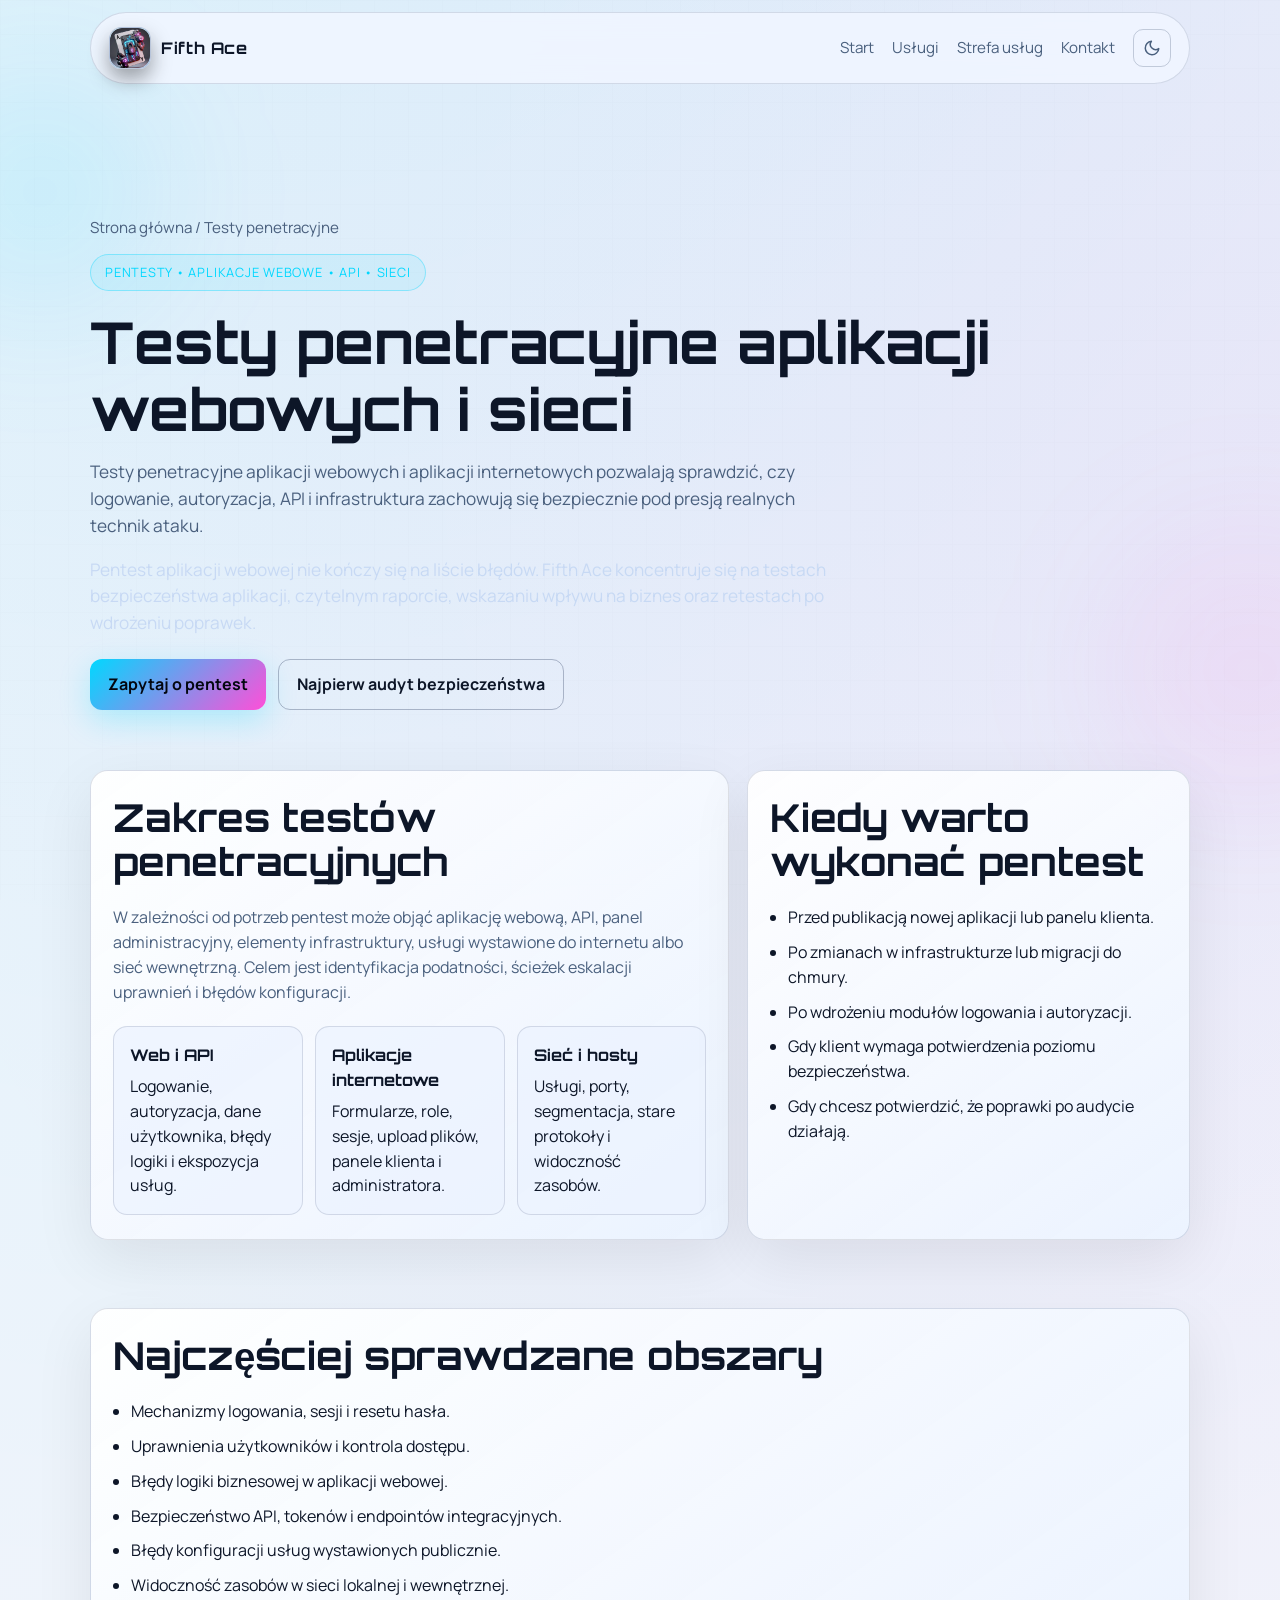
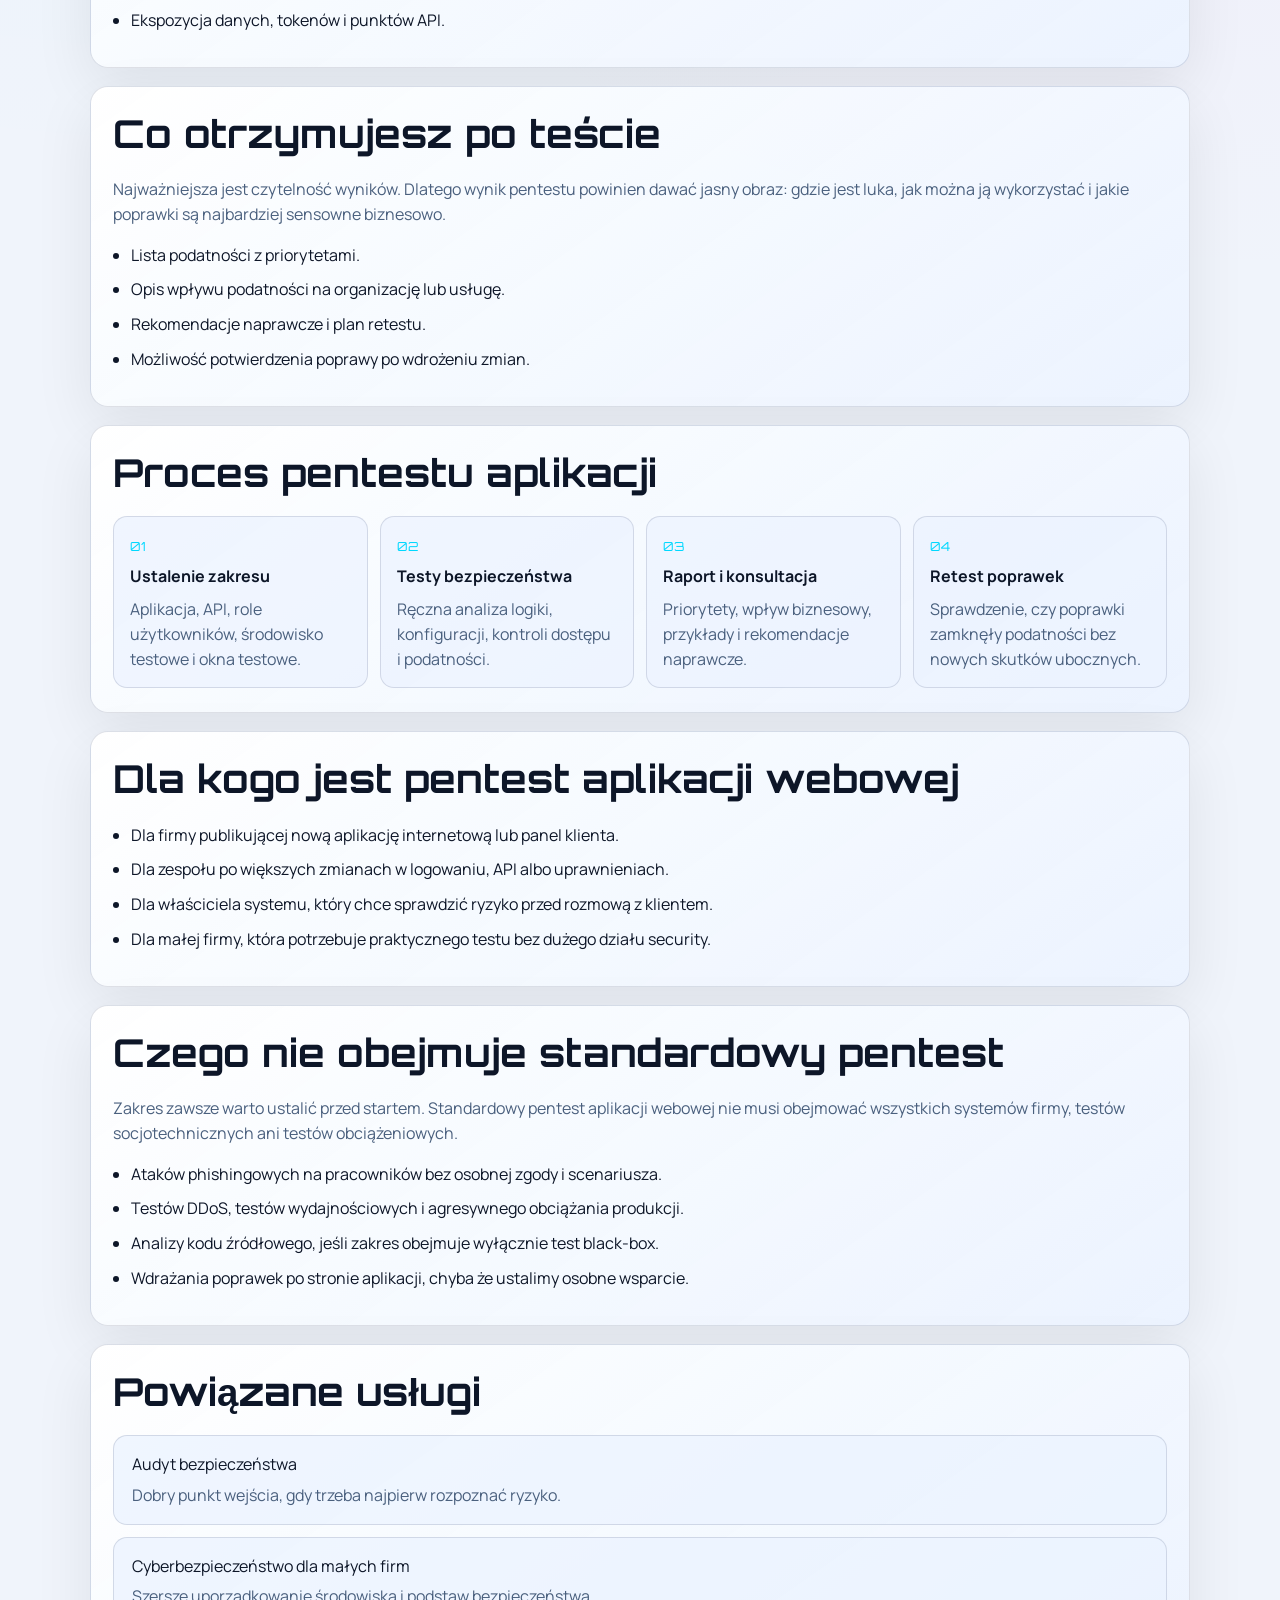
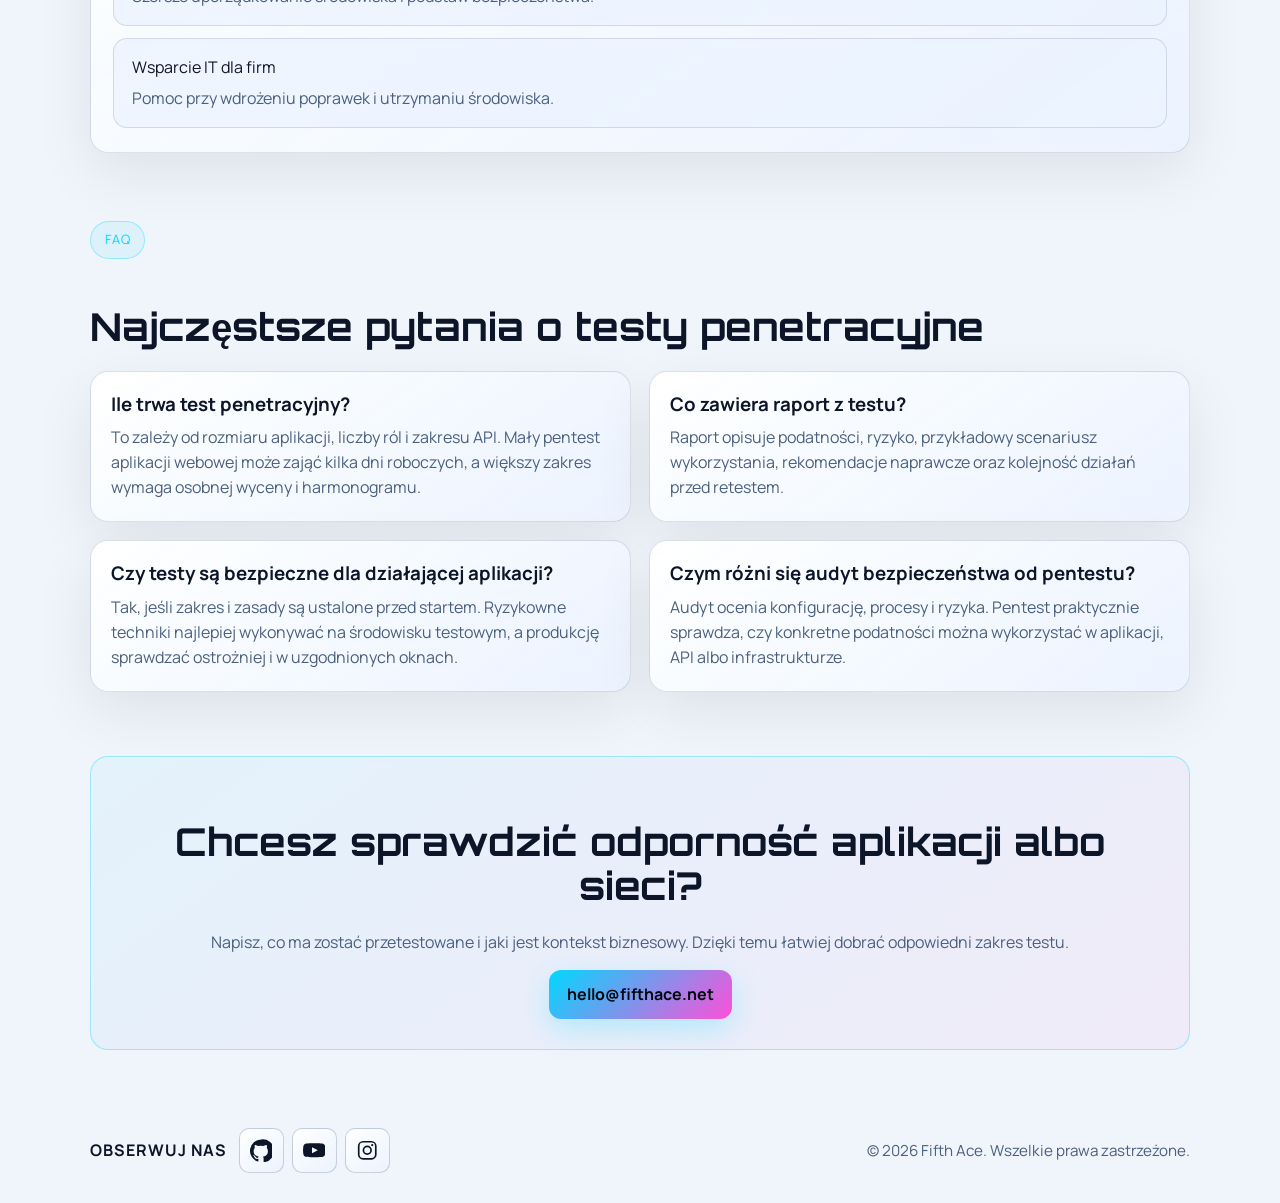
<file: testy-penetracyjne.html>
<!doctype html>
<html lang="pl">
  <head>
    <meta charset="UTF-8" />
    <meta name="viewport" content="width=device-width, initial-scale=1.0" />
    <meta
      name="description"
      content="Testy penetracyjne aplikacji webowych i internetowych, API oraz sieci: testy bezpieczeństwa aplikacji, raport podatności, retest i plan naprawczy."
    />
    <meta name="robots" content="index,follow,max-image-preview:large" />
    <link
      rel="canonical"
      href="https://fifthace.net/testy-penetracyjne.html"
    />
    <link rel="alternate" hreflang="pl" href="https://fifthace.net/testy-penetracyjne.html" />
    <link rel="alternate" hreflang="en" href="https://fifthace.net/en/penetration-testing.html" />
    <link rel="alternate" hreflang="x-default" href="https://fifthace.net/testy-penetracyjne.html" />
    <link rel="icon" href="logo.jpeg" type="image/jpeg" />
    <meta property="og:type" content="website" />
    <meta
      property="og:title"
      content="Testy penetracyjne aplikacji webowych | Fifth Ace"
    />
    <meta
      property="og:description"
      content="Pentesty aplikacji webowych, API i infrastruktury: testy bezpieczeństwa aplikacji, wykrywanie podatności, ocena ryzyka i retesty."
    />
    <meta
      property="og:url"
      content="https://fifthace.net/testy-penetracyjne.html"
    />
    <meta
      property="og:image"
      content="https://fifthace.net/logo.jpeg"
    />
    <meta name="twitter:card" content="summary_large_image" />
    <meta name="twitter:title" content="Testy penetracyjne aplikacji webowych | Fifth Ace" />
    <meta name="twitter:description" content="Pentesty aplikacji webowych, API i infrastruktury: testy bezpieczeństwa aplikacji, wykrywanie podatności, ocena ryzyka i retesty." />
    <meta name="twitter:image" content="https://fifthace.net/logo.jpeg" />
    <title>Testy penetracyjne aplikacji webowych | Fifth Ace</title>
    <link rel="preconnect" href="https://fonts.googleapis.com" />
    <link rel="preconnect" href="https://fonts.gstatic.com" crossorigin />
    <link
      href="https://fonts.googleapis.com/css2?family=Manrope:wght@400;500;700;800&amp;family=Orbitron:wght@500;700;900&amp;display=swap"
      rel="stylesheet"
    />
    <link rel="stylesheet" href="styles.css" />
    <script type="application/ld+json">
      {
        "@context": "https://schema.org",
        "@graph": [
          {
            "@type": "Service",
            "name": "Testy penetracyjne aplikacji webowych",
            "provider": {
              "@type": "ProfessionalService",
              "name": "Fifth Ace",
              "url": "https://fifthace.net/"
            },
            "url": "https://fifthace.net/testy-penetracyjne.html",
            "serviceType": [
              "Testy penetracyjne aplikacji webowych",
              "Pentest aplikacji webowej",
              "Testy bezpieczeństwa aplikacji",
              "Penetration testing"
            ],
            "areaServed": "PL",
            "description": "Testy penetracyjne aplikacji webowych, aplikacji internetowych, API, środowisk chmurowych oraz sieci."
          },
          {
            "@type": "FAQPage",
            "mainEntity": [
              {
                "@type": "Question",
                "name": "Ile trwa test penetracyjny aplikacji webowej?",
                "acceptedAnswer": {
                  "@type": "Answer",
                  "text": "Czas zależy od zakresu aplikacji, liczby ról użytkowników i dostępnych środowisk. Mały test może zająć kilka dni roboczych, a szerszy pentest aplikacji, API i infrastruktury wymaga osobnego planu."
                }
              },
              {
                "@type": "Question",
                "name": "Co zawiera raport z testu penetracyjnego?",
                "acceptedAnswer": {
                  "@type": "Answer",
                  "text": "Raport zawiera opis podatności, ocenę ryzyka, wpływ na aplikację lub firmę, rekomendacje naprawcze oraz listę działań do retestu."
                }
              },
              {
                "@type": "Question",
                "name": "Czy pentest jest bezpieczny dla działającej aplikacji?",
                "acceptedAnswer": {
                  "@type": "Answer",
                  "text": "Zakres i intensywność testu ustala się przed startem. Dla produkcji stosuje się ostrożniejsze scenariusze, a bardziej ryzykowne techniki warto wykonywać na środowisku testowym."
                }
              },
              {
                "@type": "Question",
                "name": "Czym różni się audyt bezpieczeństwa od pentestu?",
                "acceptedAnswer": {
                  "@type": "Answer",
                  "text": "Audyt bezpieczeństwa porządkuje konfigurację, procesy i ryzyka, a pentest praktycznie sprawdza, czy konkretne luki można wykorzystać technikami podobnymi do realnego ataku."
                }
              }
            ]
          }
        ]
      }
    </script>
  </head>
  <body>
    <div class="bg-grid" aria-hidden="true"></div>
    <div class="orb orb-a" aria-hidden="true"></div>
    <div class="orb orb-b" aria-hidden="true"></div>

    <header class="topbar container">
      <a href="index.html" class="brand">
        <span class="brand-mark" aria-hidden="true">
          <img src="logo.jpeg" alt="Logo Fifth Ace" class="brand-avatar-img" width="1098" height="1175" />
          <span class="brand-avatar-fallback avatar avatar-v1">
            <span class="avatar-card"></span>
            <span class="avatar-core"></span>
            <span class="avatar-lock"></span>
            <span class="avatar-dot avatar-dot-a"></span>
            <span class="avatar-dot avatar-dot-b"></span>
          </span>
        </span>
        <span class="brand-name">Fifth Ace</span>
      </a>
      <nav class="nav">
        <a href="index.html">Start</a>
        <a href="index.html#uslugi">Usługi</a>
        <a href="index.html#strefa-seo">Strefa usług</a>
        <a href="index.html#kontakt">Kontakt</a>
      </nav>
    </header>

    <main class="service-page">
      <section class="service-hero container reveal">
        <p class="breadcrumbs">
          <a href="index.html">Strona główna</a> / Testy penetracyjne
        </p>
        <p class="eyebrow">Pentesty • Aplikacje webowe • API • Sieci</p>
        <h1>Testy penetracyjne aplikacji webowych i sieci</h1>
        <p class="lead">
          Testy penetracyjne aplikacji webowych i aplikacji internetowych
          pozwalają sprawdzić, czy logowanie, autoryzacja, API i infrastruktura
          zachowują się bezpiecznie pod presją realnych technik ataku.
        </p>
        <p class="lead lead-accent">
          Pentest aplikacji webowej nie kończy się na liście błędów. Fifth Ace
          koncentruje się na testach bezpieczeństwa aplikacji, czytelnym raporcie,
          wskazaniu wpływu na biznes oraz retestach po wdrożeniu poprawek.
        </p>
        <div class="inline-cta">
          <a class="btn btn-primary" href="mailto:hello@fifthace.net">Zapytaj o pentest</a>
          <a class="btn btn-outline" href="audyt-bezpieczenstwa.html">Najpierw audyt bezpieczeństwa</a>
        </div>
      </section>

      <section class="section container service-grid">
        <article class="service-panel reveal">
          <h2>Zakres testów penetracyjnych</h2>
          <p>
            W zależności od potrzeb pentest może objąć aplikację webową, API,
            panel administracyjny, elementy infrastruktury, usługi wystawione do
            internetu albo sieć wewnętrzną. Celem jest identyfikacja podatności,
            ścieżek eskalacji uprawnień i błędów konfiguracji.
          </p>
          <div class="service-highlight">
            <div class="mini-card">
              <strong>Web i API</strong>
              Logowanie, autoryzacja, dane użytkownika, błędy logiki i ekspozycja usług.
            </div>
            <div class="mini-card">
              <strong>Aplikacje internetowe</strong>
              Formularze, role, sesje, upload plików, panele klienta i administratora.
            </div>
            <div class="mini-card">
              <strong>Sieć i hosty</strong>
              Usługi, porty, segmentacja, stare protokoły i widoczność zasobów.
            </div>
          </div>
        </article>

        <aside class="service-sidebar reveal">
          <h2>Kiedy warto wykonać pentest</h2>
          <ul>
            <li>Przed publikacją nowej aplikacji lub panelu klienta.</li>
            <li>Po zmianach w infrastrukturze lub migracji do chmury.</li>
            <li>Po wdrożeniu modułów logowania i autoryzacji.</li>
            <li>Gdy klient wymaga potwierdzenia poziomu bezpieczeństwa.</li>
            <li>Gdy chcesz potwierdzić, że poprawki po audycie działają.</li>
          </ul>
        </aside>
      </section>

      <section class="section container service-stack">
        <article class="service-list reveal">
          <h2>Najczęściej sprawdzane obszary</h2>
          <ul>
            <li>Mechanizmy logowania, sesji i resetu hasła.</li>
            <li>Uprawnienia użytkowników i kontrola dostępu.</li>
            <li>Błędy logiki biznesowej w aplikacji webowej.</li>
            <li>Bezpieczeństwo API, tokenów i endpointów integracyjnych.</li>
            <li>Błędy konfiguracji usług wystawionych publicznie.</li>
            <li>Widoczność zasobów w sieci lokalnej i wewnętrznej.</li>
            <li>Ekspozycja danych, tokenów i punktów API.</li>
          </ul>
        </article>

        <article class="service-list reveal">
          <h2>Co otrzymujesz po teście</h2>
          <p>
            Najważniejsza jest czytelność wyników. Dlatego wynik pentestu powinien
            dawać jasny obraz: gdzie jest luka, jak można ją wykorzystać i jakie
            poprawki są najbardziej sensowne biznesowo.
          </p>
          <ul>
            <li>Lista podatności z priorytetami.</li>
            <li>Opis wpływu podatności na organizację lub usługę.</li>
            <li>Rekomendacje naprawcze i plan retestu.</li>
            <li>Możliwość potwierdzenia poprawy po wdrożeniu zmian.</li>
          </ul>
        </article>

        <article class="service-list reveal">
          <h2>Proces pentestu aplikacji</h2>
          <div class="service-steps">
            <div>
              <span>01</span>
              <strong>Ustalenie zakresu</strong>
              <p>Aplikacja, API, role użytkowników, środowisko testowe i okna testowe.</p>
            </div>
            <div>
              <span>02</span>
              <strong>Testy bezpieczeństwa</strong>
              <p>Ręczna analiza logiki, konfiguracji, kontroli dostępu i podatności.</p>
            </div>
            <div>
              <span>03</span>
              <strong>Raport i konsultacja</strong>
              <p>Priorytety, wpływ biznesowy, przykłady i rekomendacje naprawcze.</p>
            </div>
            <div>
              <span>04</span>
              <strong>Retest poprawek</strong>
              <p>Sprawdzenie, czy poprawki zamknęły podatności bez nowych skutków ubocznych.</p>
            </div>
          </div>
        </article>

        <article class="service-list reveal">
          <h2>Dla kogo jest pentest aplikacji webowej</h2>
          <ul>
            <li>Dla firmy publikującej nową aplikację internetową lub panel klienta.</li>
            <li>Dla zespołu po większych zmianach w logowaniu, API albo uprawnieniach.</li>
            <li>Dla właściciela systemu, który chce sprawdzić ryzyko przed rozmową z klientem.</li>
            <li>Dla małej firmy, która potrzebuje praktycznego testu bez dużego działu security.</li>
          </ul>
        </article>

        <article class="service-list reveal">
          <h2>Czego nie obejmuje standardowy pentest</h2>
          <p>
            Zakres zawsze warto ustalić przed startem. Standardowy pentest
            aplikacji webowej nie musi obejmować wszystkich systemów firmy,
            testów socjotechnicznych ani testów obciążeniowych.
          </p>
          <ul>
            <li>Ataków phishingowych na pracowników bez osobnej zgody i scenariusza.</li>
            <li>Testów DDoS, testów wydajnościowych i agresywnego obciążania produkcji.</li>
            <li>Analizy kodu źródłowego, jeśli zakres obejmuje wyłącznie test black-box.</li>
            <li>Wdrażania poprawek po stronie aplikacji, chyba że ustalimy osobne wsparcie.</li>
          </ul>
        </article>

        <article class="service-related reveal">
          <h2>Powiązane usługi</h2>
          <div class="related-links">
            <a class="related-link" href="audyt-bezpieczenstwa.html"
              >Audyt bezpieczeństwa
              <span>Dobry punkt wejścia, gdy trzeba najpierw rozpoznać ryzyko.</span></a
            >
            <a class="related-link" href="cyberbezpieczenstwo-dla-malych-firm.html"
              >Cyberbezpieczeństwo dla małych firm
              <span>Szersze uporządkowanie środowiska i podstaw bezpieczeństwa.</span></a
            >
            <a class="related-link" href="wsparcie-it-dla-firm.html"
              >Wsparcie IT dla firm
              <span>Pomoc przy wdrożeniu poprawek i utrzymaniu środowiska.</span></a
            >
          </div>
        </article>
      </section>

      <section class="section container">
        <div class="section-heading reveal">
          <p class="eyebrow section-eyebrow">FAQ</p>
          <h2>Najczęstsze pytania o testy penetracyjne</h2>
        </div>
        <div class="faq-grid">
          <article class="faq-item reveal">
            <h3>Ile trwa test penetracyjny?</h3>
            <p>
              To zależy od rozmiaru aplikacji, liczby ról i zakresu API. Mały
              pentest aplikacji webowej może zająć kilka dni roboczych, a większy
              zakres wymaga osobnej wyceny i harmonogramu.
            </p>
          </article>
          <article class="faq-item reveal">
            <h3>Co zawiera raport z testu?</h3>
            <p>
              Raport opisuje podatności, ryzyko, przykładowy scenariusz
              wykorzystania, rekomendacje naprawcze oraz kolejność działań przed
              retestem.
            </p>
          </article>
          <article class="faq-item reveal">
            <h3>Czy testy są bezpieczne dla działającej aplikacji?</h3>
            <p>
              Tak, jeśli zakres i zasady są ustalone przed startem. Ryzykowne
              techniki najlepiej wykonywać na środowisku testowym, a produkcję
              sprawdzać ostrożniej i w uzgodnionych oknach.
            </p>
          </article>
          <article class="faq-item reveal">
            <h3>Czym różni się audyt bezpieczeństwa od pentestu?</h3>
            <p>
              Audyt ocenia konfigurację, procesy i ryzyka. Pentest praktycznie
              sprawdza, czy konkretne podatności można wykorzystać w aplikacji,
              API albo infrastrukturze.
            </p>
          </article>
        </div>
      </section>

      <section class="section container cta reveal">
        <h2>Chcesz sprawdzić odporność aplikacji albo sieci?</h2>
        <p>
          Napisz, co ma zostać przetestowane i jaki jest kontekst biznesowy.
          Dzięki temu łatwiej dobrać odpowiedni zakres testu.
        </p>
        <a class="btn btn-primary" href="mailto:hello@fifthace.net">hello@fifthace.net</a>
      </section>
    </main>

    <footer class="footer container">
      <div class="social">
        <p class="social-title">Obserwuj nas</p>
        <div class="social-links">
          <a
            class="social-link social-github"
            href="https://github.com/PiotrKleszcz/cybersecurity-labs"
            target="_blank"
            rel="noopener noreferrer"
            aria-label="GitHub - portfolio techniczne"
          >
            <svg viewBox="0 0 24 24" aria-hidden="true">
              <path
                d="M12 .5A12 12 0 0 0 8.2 23.9c.6.1.8-.3.8-.6v-2.1c-3.3.7-4-1.4-4-1.4-.5-1.3-1.2-1.7-1.2-1.7-1-.7.1-.7.1-.7 1.1.1 1.7 1.2 1.7 1.2 1 .1.7 2.1 3 1.5.1-.7.4-1.2.7-1.5-2.6-.3-5.4-1.3-5.4-5.9 0-1.3.5-2.4 1.2-3.2-.1-.3-.5-1.6.1-3.2 0 0 1-.3 3.3 1.2a11.3 11.3 0 0 1 6 0c2.3-1.5 3.3-1.2 3.3-1.2.6 1.6.2 2.9.1 3.2.8.8 1.2 1.9 1.2 3.2 0 4.6-2.8 5.6-5.4 5.9.4.4.8 1.1.8 2.2v3.3c0 .3.2.7.8.6A12 12 0 0 0 12 .5Z"
              />
            </svg>
          </a>
          <a
            class="social-link social-youtube"
            href="https://www.youtube.com/@FifthAce-sec"
            target="_blank"
            rel="noopener noreferrer"
            aria-label="YouTube"
          >
            <svg viewBox="0 0 24 24" aria-hidden="true">
              <path
                d="M23.5 7.2a3 3 0 0 0-2.1-2.1C19.5 4.6 12 4.6 12 4.6s-7.5 0-9.4.5A3 3 0 0 0 .5 7.2 31 31 0 0 0 0 12a31 31 0 0 0 .5 4.8 3 3 0 0 0 2.1 2.1c1.9.5 9.4.5 9.4.5s7.5 0 9.4-.5a3 3 0 0 0 2.1-2.1A31 31 0 0 0 24 12a31 31 0 0 0-.5-4.8zM9.6 15.3V8.7L15.8 12z"
              />
            </svg>
          </a>
          <a
            class="social-link social-instagram"
            href="https://www.instagram.com/fifthace.sec/"
            target="_blank"
            rel="noopener noreferrer"
            aria-label="Instagram"
          >
            <svg viewBox="0 0 24 24" aria-hidden="true">
              <path
                d="M7.5 2h9A5.5 5.5 0 0 1 22 7.5v9a5.5 5.5 0 0 1-5.5 5.5h-9A5.5 5.5 0 0 1 2 16.5v-9A5.5 5.5 0 0 1 7.5 2zm0 1.8A3.7 3.7 0 0 0 3.8 7.5v9a3.7 3.7 0 0 0 3.7 3.7h9a3.7 3.7 0 0 0 3.7-3.7v-9a3.7 3.7 0 0 0-3.7-3.7zm9.8 1.5a1.2 1.2 0 1 1 0 2.4 1.2 1.2 0 0 1 0-2.4zM12 7a5 5 0 1 1 0 10 5 5 0 0 1 0-10zm0 1.8A3.2 3.2 0 1 0 12 15.2 3.2 3.2 0 0 0 12 8.8z"
              />
            </svg>
          </a>
        </div>
      </div>
      <p>© <span data-current-year></span> Fifth Ace. Wszelkie prawa zastrzeżone.</p>
    </footer>

    <script src="service-pages.js"></script>
  </body>
</html>
</file>
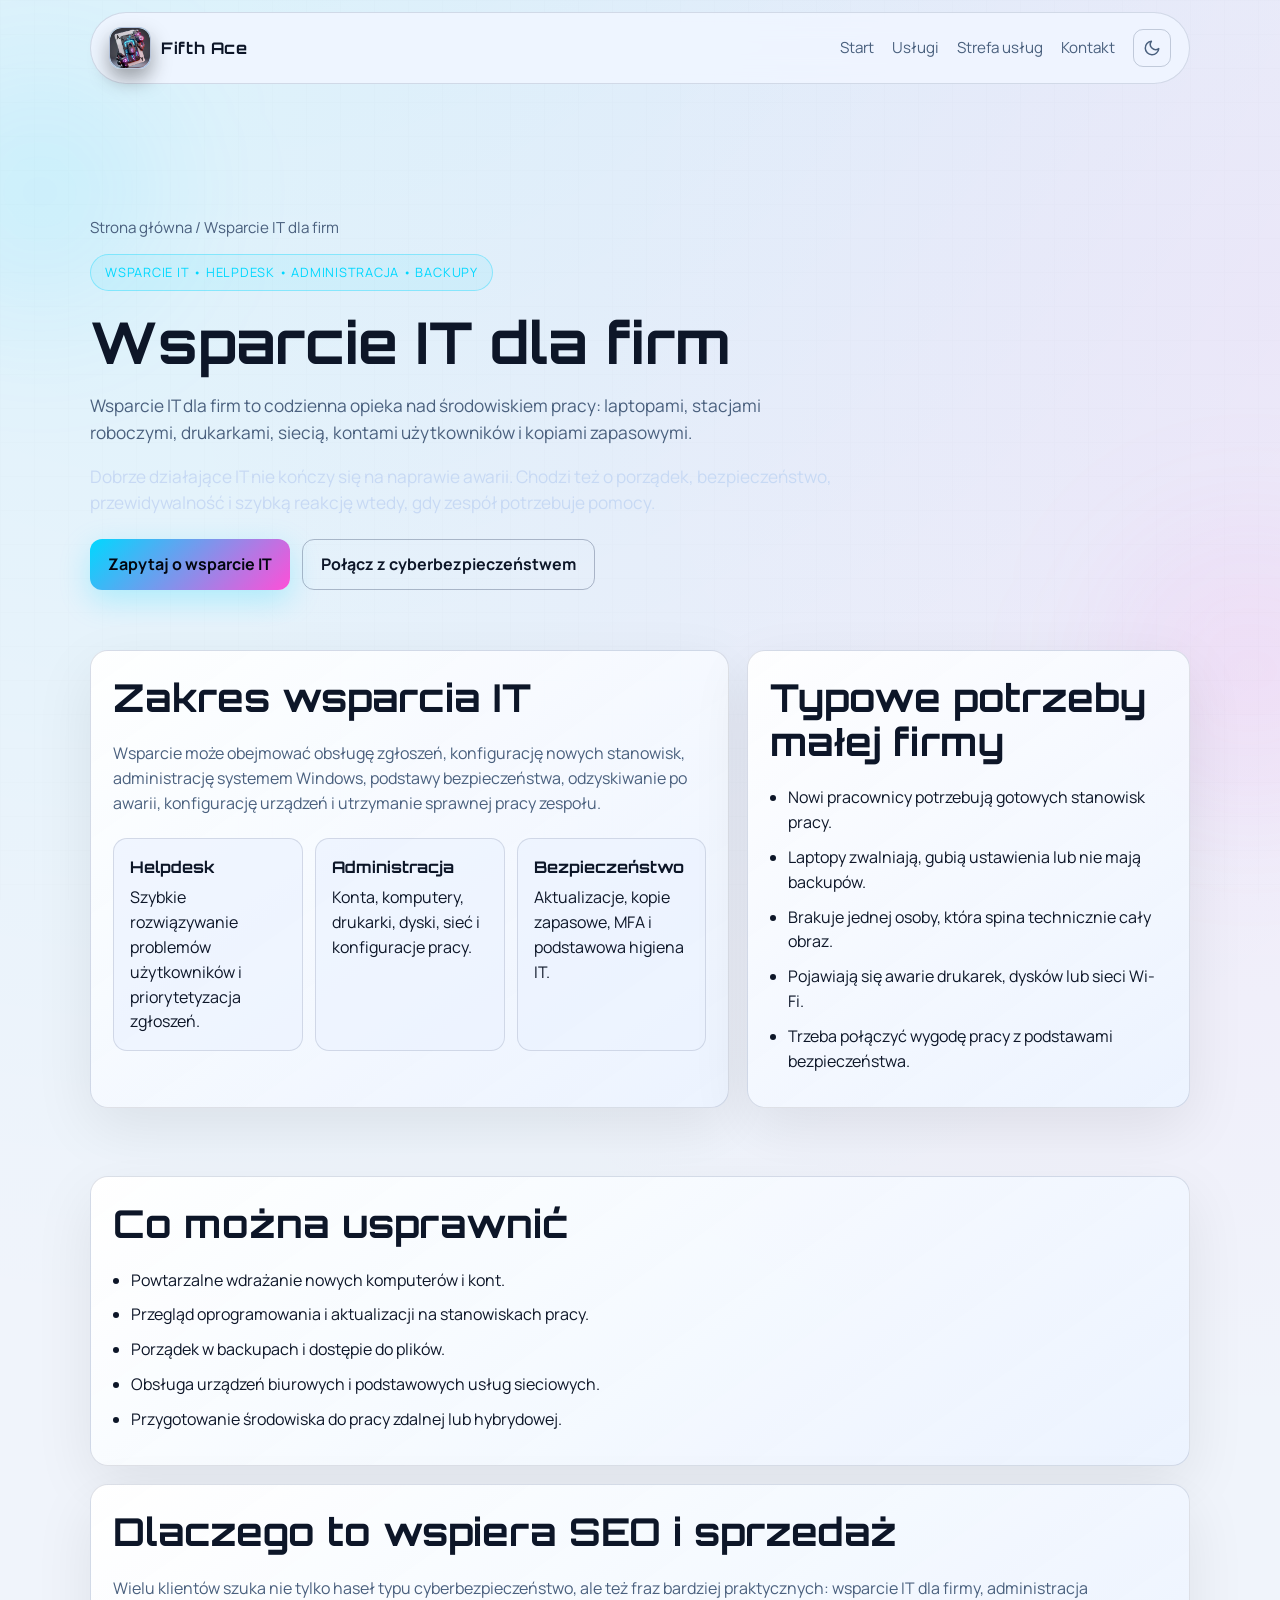
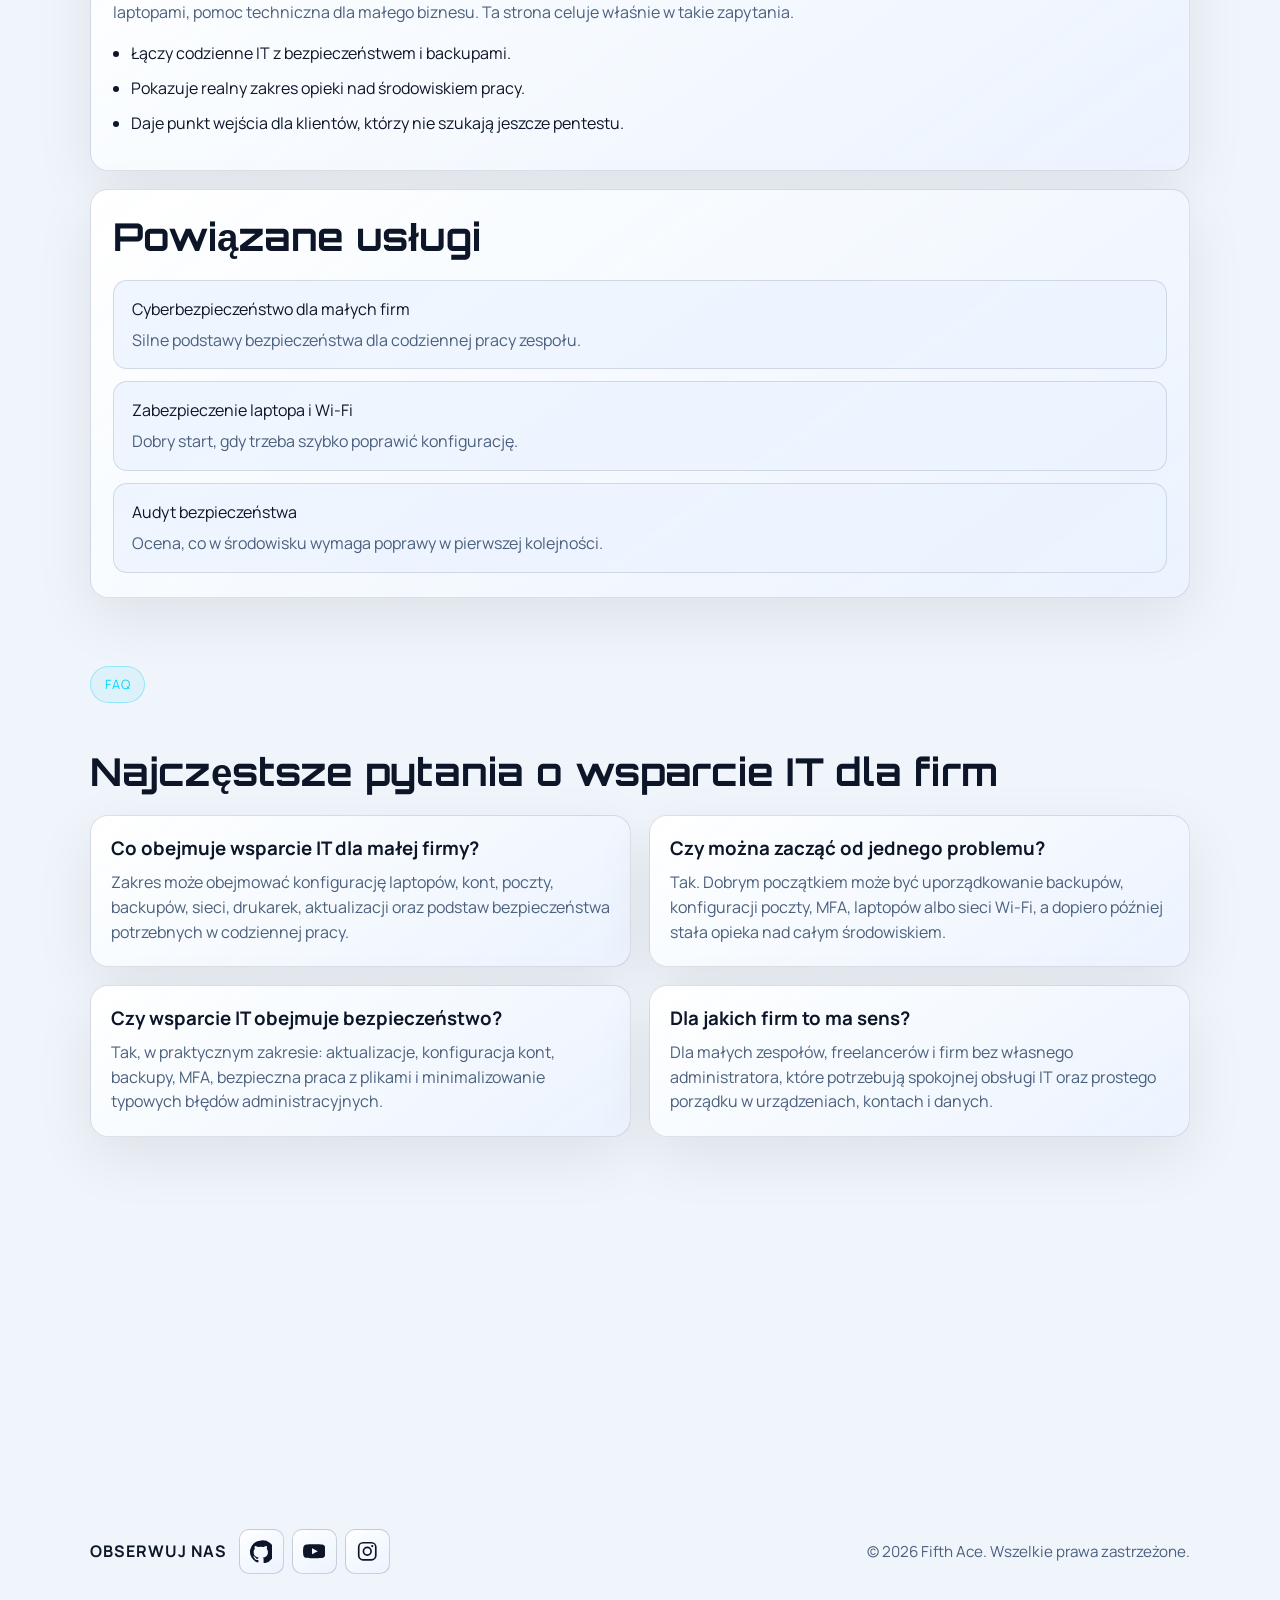
<file: wsparcie-it-dla-firm.html>
<!doctype html>
<html lang="pl">
  <head>
    <meta charset="UTF-8" />
    <meta name="viewport" content="width=device-width, initial-scale=1.0" />
    <meta
      name="description"
      content="Wsparcie IT dla firm: administracja laptopami i stacjami roboczymi, helpdesk, backupy, utrzymanie środowiska i bezpieczna codzienna praca."
    />
    <meta name="robots" content="index,follow,max-image-preview:large" />
    <link
      rel="canonical"
      href="https://fifthace.net/wsparcie-it-dla-firm.html"
    />
    <link rel="alternate" hreflang="pl" href="https://fifthace.net/wsparcie-it-dla-firm.html" />
    <link rel="alternate" hreflang="en" href="https://fifthace.net/en/it-support.html" />
    <link rel="alternate" hreflang="x-default" href="https://fifthace.net/wsparcie-it-dla-firm.html" />
    <link rel="icon" href="logo.jpeg" type="image/jpeg" />
    <meta property="og:type" content="website" />
    <meta property="og:title" content="Wsparcie IT dla firm | Fifth Ace" />
    <meta
      property="og:description"
      content="Helpdesk, administracja, backupy, utrzymanie środowiska i codzienne wsparcie IT dla małych firm i zespołów."
    />
    <meta
      property="og:url"
      content="https://fifthace.net/wsparcie-it-dla-firm.html"
    />
    <meta
      property="og:image"
      content="https://fifthace.net/logo.jpeg"
    />
    <meta name="twitter:card" content="summary_large_image" />
    <meta name="twitter:title" content="Wsparcie IT dla firm | Fifth Ace" />
    <meta name="twitter:description" content="Helpdesk, administracja, backupy, utrzymanie środowiska i codzienne wsparcie IT dla małych firm i zespołów." />
    <meta name="twitter:image" content="https://fifthace.net/logo.jpeg" />
    <title>Wsparcie IT dla firm | Fifth Ace</title>
    <link rel="preconnect" href="https://fonts.googleapis.com" />
    <link rel="preconnect" href="https://fonts.gstatic.com" crossorigin />
    <link
      href="https://fonts.googleapis.com/css2?family=Manrope:wght@400;500;700;800&amp;family=Orbitron:wght@500;700;900&amp;display=swap"
      rel="stylesheet"
    />
    <link rel="stylesheet" href="styles.css" />
    <script type="application/ld+json">
      {
        "@context": "https://schema.org",
        "@graph": [
          {
            "@type": "Service",
            "name": "Wsparcie IT dla firm",
            "provider": {
              "@type": "ProfessionalService",
              "name": "Fifth Ace",
              "url": "https://fifthace.net/"
            },
            "url": "https://fifthace.net/wsparcie-it-dla-firm.html",
            "serviceType": "IT support",
            "areaServed": "PL",
            "description": "Wsparcie IT, helpdesk, utrzymanie stacji roboczych, serwerów i podstaw bezpieczeństwa dla małych firm."
          },
          {
            "@type": "FAQPage",
            "mainEntity": [
              {
                "@type": "Question",
                "name": "Co obejmuje wsparcie IT dla małej firmy?",
                "acceptedAnswer": {
                  "@type": "Answer",
                  "text": "Zakres może obejmować konfigurację laptopów, kont, poczty, backupów, sieci, drukarek, aktualizacji oraz podstaw bezpieczeństwa potrzebnych w codziennej pracy."
                }
              },
              {
                "@type": "Question",
                "name": "Czy można zacząć od jednego problemu?",
                "acceptedAnswer": {
                  "@type": "Answer",
                  "text": "Tak. Dobrym początkiem może być uporządkowanie backupów, konfiguracji poczty, MFA, laptopów albo sieci Wi-Fi, a dopiero później stała opieka nad całym środowiskiem."
                }
              },
              {
                "@type": "Question",
                "name": "Czy wsparcie IT obejmuje bezpieczeństwo?",
                "acceptedAnswer": {
                  "@type": "Answer",
                  "text": "Tak, w praktycznym zakresie: aktualizacje, konfiguracja kont, backupy, MFA, bezpieczna praca z plikami i minimalizowanie typowych błędów administracyjnych."
                }
              },
              {
                "@type": "Question",
                "name": "Dla jakich firm to ma sens?",
                "acceptedAnswer": {
                  "@type": "Answer",
                  "text": "Dla małych zespołów, freelancerów i firm bez własnego administratora, które potrzebują spokojnej obsługi IT oraz prostego porządku w urządzeniach, kontach i danych."
                }
              }
            ]
          }
        ]
      }
    </script>
  </head>
  <body>
    <div class="bg-grid" aria-hidden="true"></div>
    <div class="orb orb-a" aria-hidden="true"></div>
    <div class="orb orb-b" aria-hidden="true"></div>

    <header class="topbar container">
      <a href="index.html" class="brand">
        <span class="brand-mark" aria-hidden="true">
          <img src="logo.jpeg" alt="Logo Fifth Ace" class="brand-avatar-img" width="1098" height="1175" />
          <span class="brand-avatar-fallback avatar avatar-v1">
            <span class="avatar-card"></span>
            <span class="avatar-core"></span>
            <span class="avatar-lock"></span>
            <span class="avatar-dot avatar-dot-a"></span>
            <span class="avatar-dot avatar-dot-b"></span>
          </span>
        </span>
        <span class="brand-name">Fifth Ace</span>
      </a>
      <nav class="nav">
        <a href="index.html">Start</a>
        <a href="index.html#uslugi">Usługi</a>
        <a href="index.html#strefa-seo">Strefa usług</a>
        <a href="index.html#kontakt">Kontakt</a>
      </nav>
    </header>

    <main class="service-page">
      <section class="service-hero container reveal">
        <p class="breadcrumbs">
          <a href="index.html">Strona główna</a> / Wsparcie IT dla firm
        </p>
        <p class="eyebrow">Wsparcie IT • Helpdesk • Administracja • Backupy</p>
        <h1>Wsparcie IT dla firm</h1>
        <p class="lead">
          Wsparcie IT dla firm to codzienna opieka nad środowiskiem pracy:
          laptopami, stacjami roboczymi, drukarkami, siecią, kontami
          użytkowników i kopiami zapasowymi.
        </p>
        <p class="lead lead-accent">
          Dobrze działające IT nie kończy się na naprawie awarii. Chodzi też o
          porządek, bezpieczeństwo, przewidywalność i szybką reakcję wtedy, gdy
          zespół potrzebuje pomocy.
        </p>
        <div class="inline-cta">
          <a class="btn btn-primary" href="mailto:hello@fifthace.net">Zapytaj o wsparcie IT</a>
          <a class="btn btn-outline" href="cyberbezpieczenstwo-dla-malych-firm.html">Połącz z cyberbezpieczeństwem</a>
        </div>
      </section>

      <section class="section container service-grid">
        <article class="service-panel reveal">
          <h2>Zakres wsparcia IT</h2>
          <p>
            Wsparcie może obejmować obsługę zgłoszeń, konfigurację nowych
            stanowisk, administrację systemem Windows, podstawy bezpieczeństwa,
            odzyskiwanie po awarii, konfigurację urządzeń i utrzymanie sprawnej
            pracy zespołu.
          </p>
          <div class="service-highlight">
            <div class="mini-card">
              <strong>Helpdesk</strong>
              Szybkie rozwiązywanie problemów użytkowników i priorytetyzacja zgłoszeń.
            </div>
            <div class="mini-card">
              <strong>Administracja</strong>
              Konta, komputery, drukarki, dyski, sieć i konfiguracje pracy.
            </div>
            <div class="mini-card">
              <strong>Bezpieczeństwo</strong>
              Aktualizacje, kopie zapasowe, MFA i podstawowa higiena IT.
            </div>
          </div>
        </article>

        <aside class="service-sidebar reveal">
          <h2>Typowe potrzeby małej firmy</h2>
          <ul>
            <li>Nowi pracownicy potrzebują gotowych stanowisk pracy.</li>
            <li>Laptopy zwalniają, gubią ustawienia lub nie mają backupów.</li>
            <li>Brakuje jednej osoby, która spina technicznie cały obraz.</li>
            <li>Pojawiają się awarie drukarek, dysków lub sieci Wi-Fi.</li>
            <li>Trzeba połączyć wygodę pracy z podstawami bezpieczeństwa.</li>
          </ul>
        </aside>
      </section>

      <section class="section container service-stack">
        <article class="service-list reveal">
          <h2>Co można usprawnić</h2>
          <ul>
            <li>Powtarzalne wdrażanie nowych komputerów i kont.</li>
            <li>Przegląd oprogramowania i aktualizacji na stanowiskach pracy.</li>
            <li>Porządek w backupach i dostępie do plików.</li>
            <li>Obsługa urządzeń biurowych i podstawowych usług sieciowych.</li>
            <li>Przygotowanie środowiska do pracy zdalnej lub hybrydowej.</li>
          </ul>
        </article>

        <article class="service-list reveal">
          <h2>Dlaczego to wspiera SEO i sprzedaż</h2>
          <p>
            Wielu klientów szuka nie tylko haseł typu cyberbezpieczeństwo, ale
            też fraz bardziej praktycznych: wsparcie IT dla firmy, administracja
            laptopami, pomoc techniczna dla małego biznesu. Ta strona celuje
            właśnie w takie zapytania.
          </p>
          <ul>
            <li>Łączy codzienne IT z bezpieczeństwem i backupami.</li>
            <li>Pokazuje realny zakres opieki nad środowiskiem pracy.</li>
            <li>Daje punkt wejścia dla klientów, którzy nie szukają jeszcze pentestu.</li>
          </ul>
        </article>

        <article class="service-related reveal">
          <h2>Powiązane usługi</h2>
          <div class="related-links">
            <a class="related-link" href="cyberbezpieczenstwo-dla-malych-firm.html"
              >Cyberbezpieczeństwo dla małych firm
              <span>Silne podstawy bezpieczeństwa dla codziennej pracy zespołu.</span></a
            >
            <a class="related-link" href="zabezpieczenie-laptopa-i-wifi.html"
              >Zabezpieczenie laptopa i Wi-Fi
              <span>Dobry start, gdy trzeba szybko poprawić konfigurację.</span></a
            >
            <a class="related-link" href="audyt-bezpieczenstwa.html"
              >Audyt bezpieczeństwa
              <span>Ocena, co w środowisku wymaga poprawy w pierwszej kolejności.</span></a
            >
          </div>
        </article>
      </section>

      <section class="section container">
        <div class="section-heading reveal">
          <p class="eyebrow section-eyebrow">FAQ</p>
          <h2>Najczęstsze pytania o wsparcie IT dla firm</h2>
        </div>
        <div class="faq-grid">
          <article class="faq-item reveal">
            <h3>Co obejmuje wsparcie IT dla małej firmy?</h3>
            <p>
              Zakres może obejmować konfigurację laptopów, kont, poczty, backupów,
              sieci, drukarek, aktualizacji oraz podstaw bezpieczeństwa potrzebnych
              w codziennej pracy.
            </p>
          </article>
          <article class="faq-item reveal">
            <h3>Czy można zacząć od jednego problemu?</h3>
            <p>
              Tak. Dobrym początkiem może być uporządkowanie backupów, konfiguracji
              poczty, MFA, laptopów albo sieci Wi-Fi, a dopiero później stała
              opieka nad całym środowiskiem.
            </p>
          </article>
          <article class="faq-item reveal">
            <h3>Czy wsparcie IT obejmuje bezpieczeństwo?</h3>
            <p>
              Tak, w praktycznym zakresie: aktualizacje, konfiguracja kont,
              backupy, MFA, bezpieczna praca z plikami i minimalizowanie typowych
              błędów administracyjnych.
            </p>
          </article>
          <article class="faq-item reveal">
            <h3>Dla jakich firm to ma sens?</h3>
            <p>
              Dla małych zespołów, freelancerów i firm bez własnego administratora,
              które potrzebują spokojnej obsługi IT oraz prostego porządku w
              urządzeniach, kontach i danych.
            </p>
          </article>
        </div>
      </section>

      <section class="section container cta reveal">
        <h2>Szukasz stałego wsparcia IT dla firmy?</h2>
        <p>
          Opisz, jak pracuje zespół i z jakich urządzeń oraz usług korzysta na
          co dzień. To wystarczy, żeby zacząć rozmowę o realnym zakresie opieki.
        </p>
        <a class="btn btn-primary" href="mailto:hello@fifthace.net">hello@fifthace.net</a>
      </section>
    </main>

    <footer class="footer container">
      <div class="social">
        <p class="social-title">Obserwuj nas</p>
        <div class="social-links">
          <a
            class="social-link social-github"
            href="https://github.com/PiotrKleszcz/cybersecurity-labs"
            target="_blank"
            rel="noopener noreferrer"
            aria-label="GitHub - portfolio techniczne"
          >
            <svg viewBox="0 0 24 24" aria-hidden="true">
              <path
                d="M12 .5A12 12 0 0 0 8.2 23.9c.6.1.8-.3.8-.6v-2.1c-3.3.7-4-1.4-4-1.4-.5-1.3-1.2-1.7-1.2-1.7-1-.7.1-.7.1-.7 1.1.1 1.7 1.2 1.7 1.2 1 .1.7 2.1 3 1.5.1-.7.4-1.2.7-1.5-2.6-.3-5.4-1.3-5.4-5.9 0-1.3.5-2.4 1.2-3.2-.1-.3-.5-1.6.1-3.2 0 0 1-.3 3.3 1.2a11.3 11.3 0 0 1 6 0c2.3-1.5 3.3-1.2 3.3-1.2.6 1.6.2 2.9.1 3.2.8.8 1.2 1.9 1.2 3.2 0 4.6-2.8 5.6-5.4 5.9.4.4.8 1.1.8 2.2v3.3c0 .3.2.7.8.6A12 12 0 0 0 12 .5Z"
              />
            </svg>
          </a>
          <a
            class="social-link social-youtube"
            href="https://www.youtube.com/@FifthAce-sec"
            target="_blank"
            rel="noopener noreferrer"
            aria-label="YouTube"
          >
            <svg viewBox="0 0 24 24" aria-hidden="true">
              <path
                d="M23.5 7.2a3 3 0 0 0-2.1-2.1C19.5 4.6 12 4.6 12 4.6s-7.5 0-9.4.5A3 3 0 0 0 .5 7.2 31 31 0 0 0 0 12a31 31 0 0 0 .5 4.8 3 3 0 0 0 2.1 2.1c1.9.5 9.4.5 9.4.5s7.5 0 9.4-.5a3 3 0 0 0 2.1-2.1A31 31 0 0 0 24 12a31 31 0 0 0-.5-4.8zM9.6 15.3V8.7L15.8 12z"
              />
            </svg>
          </a>
          <a
            class="social-link social-instagram"
            href="https://www.instagram.com/fifthace.sec/"
            target="_blank"
            rel="noopener noreferrer"
            aria-label="Instagram"
          >
            <svg viewBox="0 0 24 24" aria-hidden="true">
              <path
                d="M7.5 2h9A5.5 5.5 0 0 1 22 7.5v9a5.5 5.5 0 0 1-5.5 5.5h-9A5.5 5.5 0 0 1 2 16.5v-9A5.5 5.5 0 0 1 7.5 2zm0 1.8A3.7 3.7 0 0 0 3.8 7.5v9a3.7 3.7 0 0 0 3.7 3.7h9a3.7 3.7 0 0 0 3.7-3.7v-9a3.7 3.7 0 0 0-3.7-3.7zm9.8 1.5a1.2 1.2 0 1 1 0 2.4 1.2 1.2 0 0 1 0-2.4zM12 7a5 5 0 1 1 0 10 5 5 0 0 1 0-10zm0 1.8A3.2 3.2 0 1 0 12 15.2 3.2 3.2 0 0 0 12 8.8z"
              />
            </svg>
          </a>
        </div>
      </div>
      <p>© <span data-current-year></span> Fifth Ace. Wszelkie prawa zastrzeżone.</p>
    </footer>

    <script src="service-pages.js"></script>
  </body>
</html>
</file>
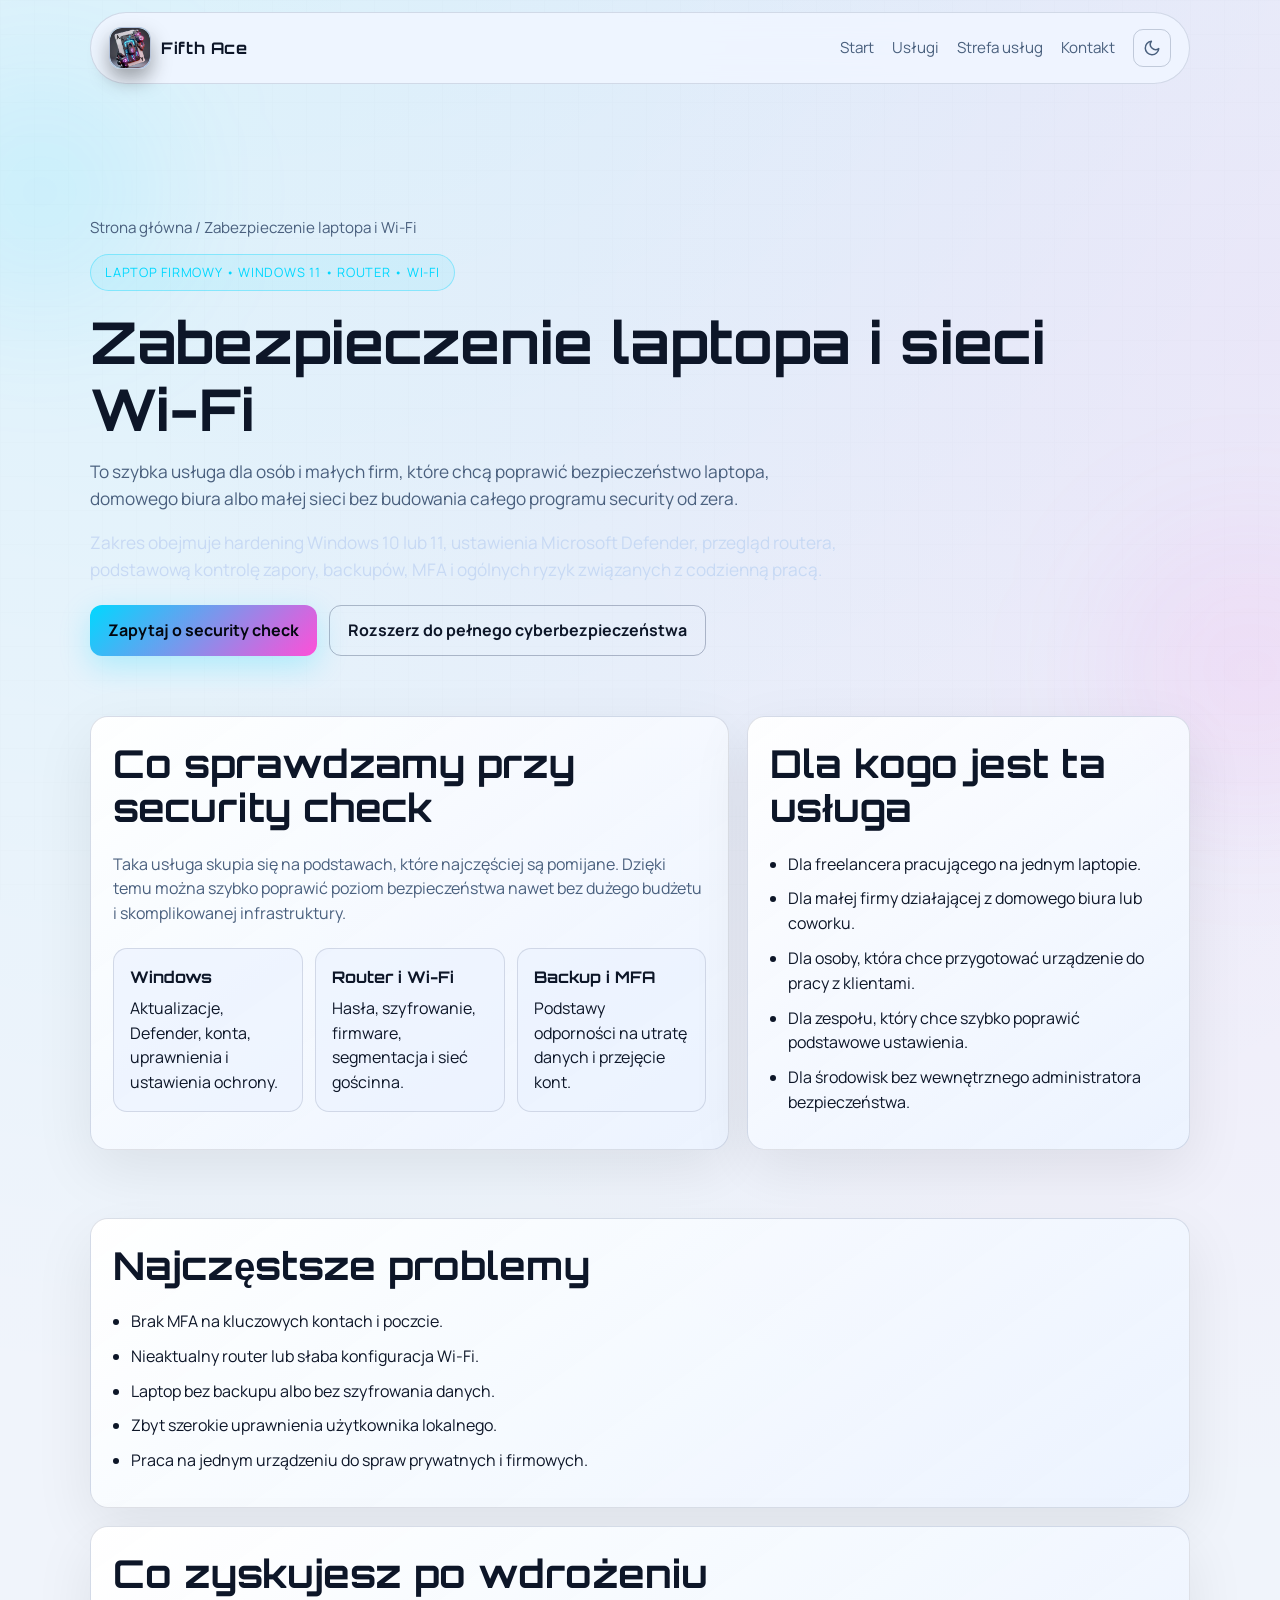
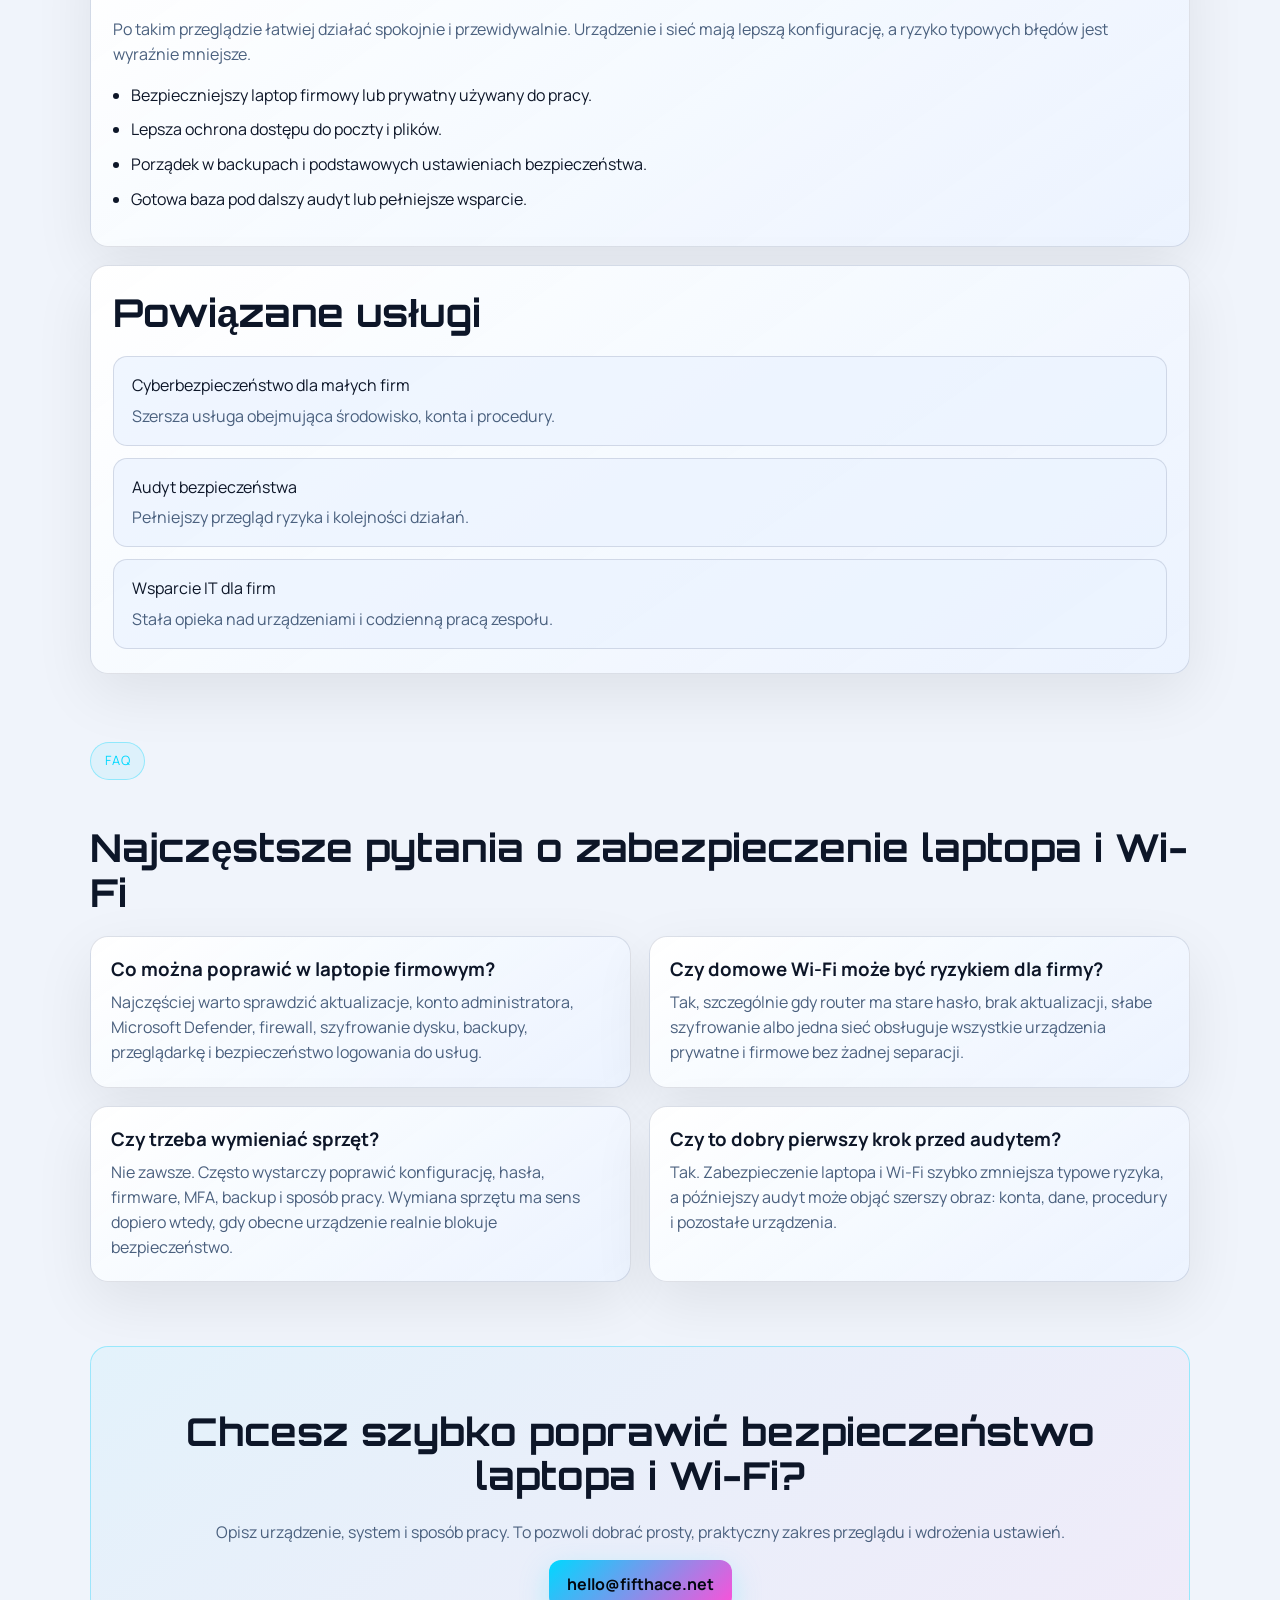
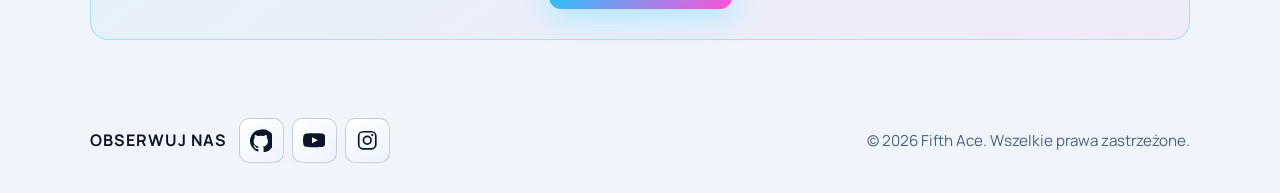
<file: zabezpieczenie-laptopa-i-wifi.html>
<!doctype html>
<html lang="pl">
  <head>
    <meta charset="UTF-8" />
    <meta name="viewport" content="width=device-width, initial-scale=1.0" />
    <meta
      name="description"
      content="Zabezpieczenie laptopa i sieci Wi-Fi: hardening Windows, Microsoft Defender, konfiguracja routera, backupy, MFA i szybki security check."
    />
    <meta name="robots" content="index,follow,max-image-preview:large" />
    <link
      rel="canonical"
      href="https://fifthace.net/zabezpieczenie-laptopa-i-wifi.html"
    />
    <link rel="alternate" hreflang="pl" href="https://fifthace.net/zabezpieczenie-laptopa-i-wifi.html" />
    <link rel="alternate" hreflang="en" href="https://fifthace.net/en/laptop-and-wifi-security.html" />
    <link rel="alternate" hreflang="x-default" href="https://fifthace.net/zabezpieczenie-laptopa-i-wifi.html" />
    <link rel="icon" href="logo.jpeg" type="image/jpeg" />
    <meta property="og:type" content="website" />
    <meta
      property="og:title"
      content="Zabezpieczenie laptopa i sieci Wi-Fi | Fifth Ace"
    />
    <meta
      property="og:description"
      content="Hardening Windows, konfiguracja routera i szybki security check dla laptopa firmowego lub domowego środowiska pracy."
    />
    <meta
      property="og:url"
      content="https://fifthace.net/zabezpieczenie-laptopa-i-wifi.html"
    />
    <meta
      property="og:image"
      content="https://fifthace.net/logo.jpeg"
    />
    <meta name="twitter:card" content="summary_large_image" />
    <meta name="twitter:title" content="Zabezpieczenie laptopa i sieci Wi-Fi | Fifth Ace" />
    <meta name="twitter:description" content="Hardening Windows, konfiguracja routera i szybki security check dla laptopa firmowego lub domowego środowiska pracy." />
    <meta name="twitter:image" content="https://fifthace.net/logo.jpeg" />
    <title>Zabezpieczenie laptopa i sieci Wi-Fi | Fifth Ace</title>
    <link rel="preconnect" href="https://fonts.googleapis.com" />
    <link rel="preconnect" href="https://fonts.gstatic.com" crossorigin />
    <link
      href="https://fonts.googleapis.com/css2?family=Manrope:wght@400;500;700;800&amp;family=Orbitron:wght@500;700;900&amp;display=swap"
      rel="stylesheet"
    />
    <link rel="stylesheet" href="styles.css" />
    <script type="application/ld+json">
      {
        "@context": "https://schema.org",
        "@graph": [
          {
            "@type": "Service",
            "name": "Zabezpieczenie laptopa i sieci Wi-Fi",
            "provider": {
              "@type": "ProfessionalService",
              "name": "Fifth Ace",
              "url": "https://fifthace.net/"
            },
            "url": "https://fifthace.net/zabezpieczenie-laptopa-i-wifi.html",
            "serviceType": "Security check",
            "areaServed": "PL",
            "description": "Przegląd zabezpieczeń laptopa firmowego, systemu Windows, routera i sieci Wi-Fi."
          },
          {
            "@type": "FAQPage",
            "mainEntity": [
              {
                "@type": "Question",
                "name": "Co można poprawić w laptopie firmowym?",
                "acceptedAnswer": {
                  "@type": "Answer",
                  "text": "Najczęściej warto sprawdzić aktualizacje, konto administratora, Microsoft Defender, firewall, szyfrowanie dysku, backupy, przeglądarkę i bezpieczeństwo logowania do usług."
                }
              },
              {
                "@type": "Question",
                "name": "Czy domowe Wi-Fi może być ryzykiem dla firmy?",
                "acceptedAnswer": {
                  "@type": "Answer",
                  "text": "Tak, szczególnie gdy router ma stare hasło, brak aktualizacji, słabe szyfrowanie albo jedna sieć obsługuje wszystkie urządzenia prywatne i firmowe bez żadnej separacji."
                }
              },
              {
                "@type": "Question",
                "name": "Czy trzeba wymieniać sprzęt?",
                "acceptedAnswer": {
                  "@type": "Answer",
                  "text": "Nie zawsze. Często wystarczy poprawić konfigurację, hasła, firmware, MFA, backup i sposób pracy. Wymiana sprzętu ma sens dopiero wtedy, gdy obecne urządzenie realnie blokuje bezpieczeństwo."
                }
              },
              {
                "@type": "Question",
                "name": "Czy to dobry pierwszy krok przed audytem?",
                "acceptedAnswer": {
                  "@type": "Answer",
                  "text": "Tak. Zabezpieczenie laptopa i Wi-Fi szybko zmniejsza typowe ryzyka, a późniejszy audyt może objąć szerszy obraz: konta, dane, procedury i pozostałe urządzenia."
                }
              }
            ]
          }
        ]
      }
    </script>
  </head>
  <body>
    <div class="bg-grid" aria-hidden="true"></div>
    <div class="orb orb-a" aria-hidden="true"></div>
    <div class="orb orb-b" aria-hidden="true"></div>

    <header class="topbar container">
      <a href="index.html" class="brand">
        <span class="brand-mark" aria-hidden="true">
          <img src="logo.jpeg" alt="Logo Fifth Ace" class="brand-avatar-img" width="1098" height="1175" />
          <span class="brand-avatar-fallback avatar avatar-v1">
            <span class="avatar-card"></span>
            <span class="avatar-core"></span>
            <span class="avatar-lock"></span>
            <span class="avatar-dot avatar-dot-a"></span>
            <span class="avatar-dot avatar-dot-b"></span>
          </span>
        </span>
        <span class="brand-name">Fifth Ace</span>
      </a>
      <nav class="nav">
        <a href="index.html">Start</a>
        <a href="index.html#uslugi">Usługi</a>
        <a href="index.html#strefa-seo">Strefa usług</a>
        <a href="index.html#kontakt">Kontakt</a>
      </nav>
    </header>

    <main class="service-page">
      <section class="service-hero container reveal">
        <p class="breadcrumbs">
          <a href="index.html">Strona główna</a> / Zabezpieczenie laptopa i Wi-Fi
        </p>
        <p class="eyebrow">Laptop firmowy • Windows 11 • Router • Wi-Fi</p>
        <h1>Zabezpieczenie laptopa i sieci Wi-Fi</h1>
        <p class="lead">
          To szybka usługa dla osób i małych firm, które chcą poprawić
          bezpieczeństwo laptopa, domowego biura albo małej sieci bez budowania
          całego programu security od zera.
        </p>
        <p class="lead lead-accent">
          Zakres obejmuje hardening Windows 10 lub 11, ustawienia Microsoft
          Defender, przegląd routera, podstawową kontrolę zapory, backupów,
          MFA i ogólnych ryzyk związanych z codzienną pracą.
        </p>
        <div class="inline-cta">
          <a class="btn btn-primary" href="mailto:hello@fifthace.net">Zapytaj o security check</a>
          <a class="btn btn-outline" href="cyberbezpieczenstwo-dla-malych-firm.html">Rozszerz do pełnego cyberbezpieczeństwa</a>
        </div>
      </section>

      <section class="section container service-grid">
        <article class="service-panel reveal">
          <h2>Co sprawdzamy przy security check</h2>
          <p>
            Taka usługa skupia się na podstawach, które najczęściej są
            pomijane. Dzięki temu można szybko poprawić poziom bezpieczeństwa
            nawet bez dużego budżetu i skomplikowanej infrastruktury.
          </p>
          <div class="service-highlight">
            <div class="mini-card">
              <strong>Windows</strong>
              Aktualizacje, Defender, konta, uprawnienia i ustawienia ochrony.
            </div>
            <div class="mini-card">
              <strong>Router i Wi-Fi</strong>
              Hasła, szyfrowanie, firmware, segmentacja i sieć gościnna.
            </div>
            <div class="mini-card">
              <strong>Backup i MFA</strong>
              Podstawy odporności na utratę danych i przejęcie kont.
            </div>
          </div>
        </article>

        <aside class="service-sidebar reveal">
          <h2>Dla kogo jest ta usługa</h2>
          <ul>
            <li>Dla freelancera pracującego na jednym laptopie.</li>
            <li>Dla małej firmy działającej z domowego biura lub coworku.</li>
            <li>Dla osoby, która chce przygotować urządzenie do pracy z klientami.</li>
            <li>Dla zespołu, który chce szybko poprawić podstawowe ustawienia.</li>
            <li>Dla środowisk bez wewnętrznego administratora bezpieczeństwa.</li>
          </ul>
        </aside>
      </section>

      <section class="section container service-stack">
        <article class="service-list reveal">
          <h2>Najczęstsze problemy</h2>
          <ul>
            <li>Brak MFA na kluczowych kontach i poczcie.</li>
            <li>Nieaktualny router lub słaba konfiguracja Wi-Fi.</li>
            <li>Laptop bez backupu albo bez szyfrowania danych.</li>
            <li>Zbyt szerokie uprawnienia użytkownika lokalnego.</li>
            <li>Praca na jednym urządzeniu do spraw prywatnych i firmowych.</li>
          </ul>
        </article>

        <article class="service-list reveal">
          <h2>Co zyskujesz po wdrożeniu</h2>
          <p>
            Po takim przeglądzie łatwiej działać spokojnie i przewidywalnie.
            Urządzenie i sieć mają lepszą konfigurację, a ryzyko typowych błędów
            jest wyraźnie mniejsze.
          </p>
          <ul>
            <li>Bezpieczniejszy laptop firmowy lub prywatny używany do pracy.</li>
            <li>Lepsza ochrona dostępu do poczty i plików.</li>
            <li>Porządek w backupach i podstawowych ustawieniach bezpieczeństwa.</li>
            <li>Gotowa baza pod dalszy audyt lub pełniejsze wsparcie.</li>
          </ul>
        </article>

        <article class="service-related reveal">
          <h2>Powiązane usługi</h2>
          <div class="related-links">
            <a class="related-link" href="cyberbezpieczenstwo-dla-malych-firm.html"
              >Cyberbezpieczeństwo dla małych firm
              <span>Szersza usługa obejmująca środowisko, konta i procedury.</span></a
            >
            <a class="related-link" href="audyt-bezpieczenstwa.html"
              >Audyt bezpieczeństwa
              <span>Pełniejszy przegląd ryzyka i kolejności działań.</span></a
            >
            <a class="related-link" href="wsparcie-it-dla-firm.html"
              >Wsparcie IT dla firm
              <span>Stała opieka nad urządzeniami i codzienną pracą zespołu.</span></a
            >
          </div>
        </article>
      </section>

      <section class="section container">
        <div class="section-heading reveal">
          <p class="eyebrow section-eyebrow">FAQ</p>
          <h2>Najczęstsze pytania o zabezpieczenie laptopa i Wi-Fi</h2>
        </div>
        <div class="faq-grid">
          <article class="faq-item reveal">
            <h3>Co można poprawić w laptopie firmowym?</h3>
            <p>
              Najczęściej warto sprawdzić aktualizacje, konto administratora,
              Microsoft Defender, firewall, szyfrowanie dysku, backupy, przeglądarkę
              i bezpieczeństwo logowania do usług.
            </p>
          </article>
          <article class="faq-item reveal">
            <h3>Czy domowe Wi-Fi może być ryzykiem dla firmy?</h3>
            <p>
              Tak, szczególnie gdy router ma stare hasło, brak aktualizacji,
              słabe szyfrowanie albo jedna sieć obsługuje wszystkie urządzenia
              prywatne i firmowe bez żadnej separacji.
            </p>
          </article>
          <article class="faq-item reveal">
            <h3>Czy trzeba wymieniać sprzęt?</h3>
            <p>
              Nie zawsze. Często wystarczy poprawić konfigurację, hasła, firmware,
              MFA, backup i sposób pracy. Wymiana sprzętu ma sens dopiero wtedy,
              gdy obecne urządzenie realnie blokuje bezpieczeństwo.
            </p>
          </article>
          <article class="faq-item reveal">
            <h3>Czy to dobry pierwszy krok przed audytem?</h3>
            <p>
              Tak. Zabezpieczenie laptopa i Wi-Fi szybko zmniejsza typowe ryzyka,
              a późniejszy audyt może objąć szerszy obraz: konta, dane, procedury
              i pozostałe urządzenia.
            </p>
          </article>
        </div>
      </section>

      <section class="section container cta reveal">
        <h2>Chcesz szybko poprawić bezpieczeństwo laptopa i Wi-Fi?</h2>
        <p>
          Opisz urządzenie, system i sposób pracy. To pozwoli dobrać prosty,
          praktyczny zakres przeglądu i wdrożenia ustawień.
        </p>
        <a class="btn btn-primary" href="mailto:hello@fifthace.net">hello@fifthace.net</a>
      </section>
    </main>

    <footer class="footer container">
      <div class="social">
        <p class="social-title">Obserwuj nas</p>
        <div class="social-links">
          <a
            class="social-link social-github"
            href="https://github.com/PiotrKleszcz/cybersecurity-labs"
            target="_blank"
            rel="noopener noreferrer"
            aria-label="GitHub - portfolio techniczne"
          >
            <svg viewBox="0 0 24 24" aria-hidden="true">
              <path
                d="M12 .5A12 12 0 0 0 8.2 23.9c.6.1.8-.3.8-.6v-2.1c-3.3.7-4-1.4-4-1.4-.5-1.3-1.2-1.7-1.2-1.7-1-.7.1-.7.1-.7 1.1.1 1.7 1.2 1.7 1.2 1 .1.7 2.1 3 1.5.1-.7.4-1.2.7-1.5-2.6-.3-5.4-1.3-5.4-5.9 0-1.3.5-2.4 1.2-3.2-.1-.3-.5-1.6.1-3.2 0 0 1-.3 3.3 1.2a11.3 11.3 0 0 1 6 0c2.3-1.5 3.3-1.2 3.3-1.2.6 1.6.2 2.9.1 3.2.8.8 1.2 1.9 1.2 3.2 0 4.6-2.8 5.6-5.4 5.9.4.4.8 1.1.8 2.2v3.3c0 .3.2.7.8.6A12 12 0 0 0 12 .5Z"
              />
            </svg>
          </a>
          <a
            class="social-link social-youtube"
            href="https://www.youtube.com/@FifthAce-sec"
            target="_blank"
            rel="noopener noreferrer"
            aria-label="YouTube"
          >
            <svg viewBox="0 0 24 24" aria-hidden="true">
              <path
                d="M23.5 7.2a3 3 0 0 0-2.1-2.1C19.5 4.6 12 4.6 12 4.6s-7.5 0-9.4.5A3 3 0 0 0 .5 7.2 31 31 0 0 0 0 12a31 31 0 0 0 .5 4.8 3 3 0 0 0 2.1 2.1c1.9.5 9.4.5 9.4.5s7.5 0 9.4-.5a3 3 0 0 0 2.1-2.1A31 31 0 0 0 24 12a31 31 0 0 0-.5-4.8zM9.6 15.3V8.7L15.8 12z"
              />
            </svg>
          </a>
          <a
            class="social-link social-instagram"
            href="https://www.instagram.com/fifthace.sec/"
            target="_blank"
            rel="noopener noreferrer"
            aria-label="Instagram"
          >
            <svg viewBox="0 0 24 24" aria-hidden="true">
              <path
                d="M7.5 2h9A5.5 5.5 0 0 1 22 7.5v9a5.5 5.5 0 0 1-5.5 5.5h-9A5.5 5.5 0 0 1 2 16.5v-9A5.5 5.5 0 0 1 7.5 2zm0 1.8A3.7 3.7 0 0 0 3.8 7.5v9a3.7 3.7 0 0 0 3.7 3.7h9a3.7 3.7 0 0 0 3.7-3.7v-9a3.7 3.7 0 0 0-3.7-3.7zm9.8 1.5a1.2 1.2 0 1 1 0 2.4 1.2 1.2 0 0 1 0-2.4zM12 7a5 5 0 1 1 0 10 5 5 0 0 1 0-10zm0 1.8A3.2 3.2 0 1 0 12 15.2 3.2 3.2 0 0 0 12 8.8z"
              />
            </svg>
          </a>
        </div>
      </div>
      <p>© <span data-current-year></span> Fifth Ace. Wszelkie prawa zastrzeżone.</p>
    </footer>

    <script src="service-pages.js"></script>
  </body>
</html>
</file>
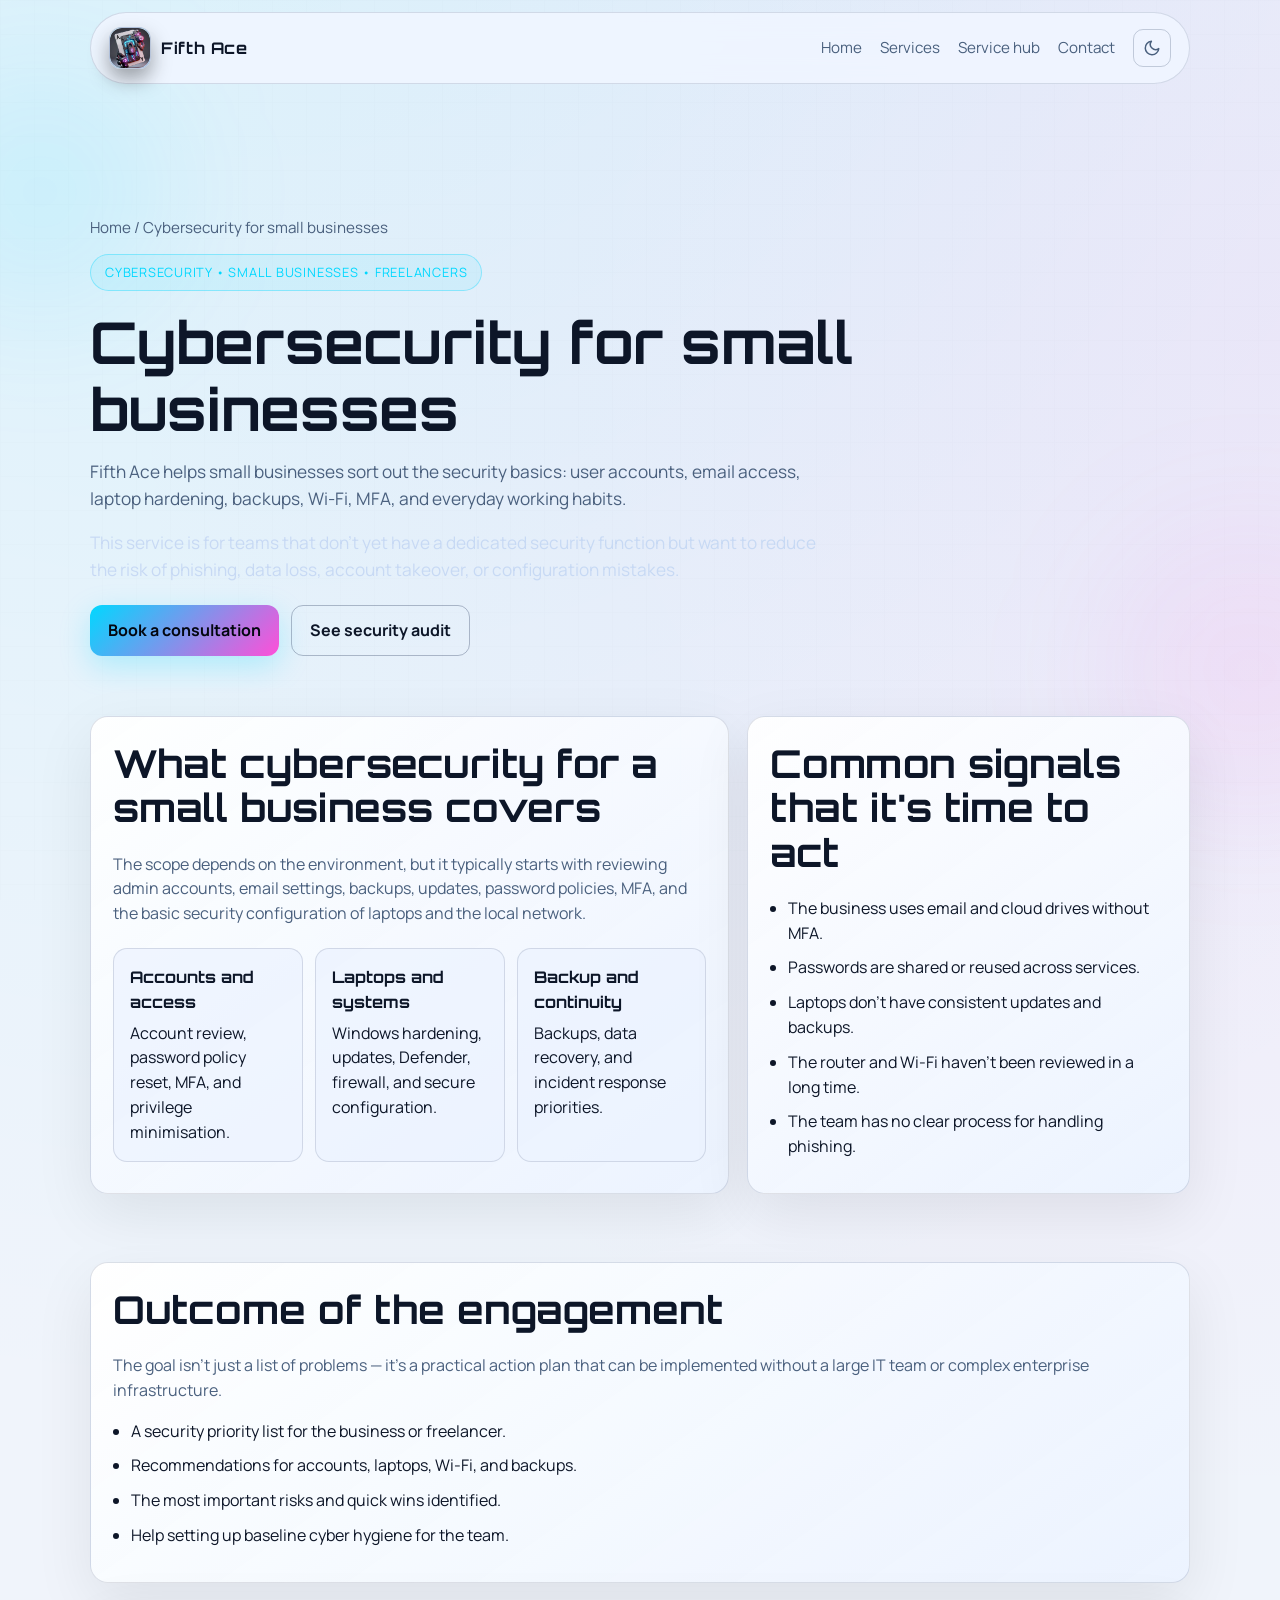
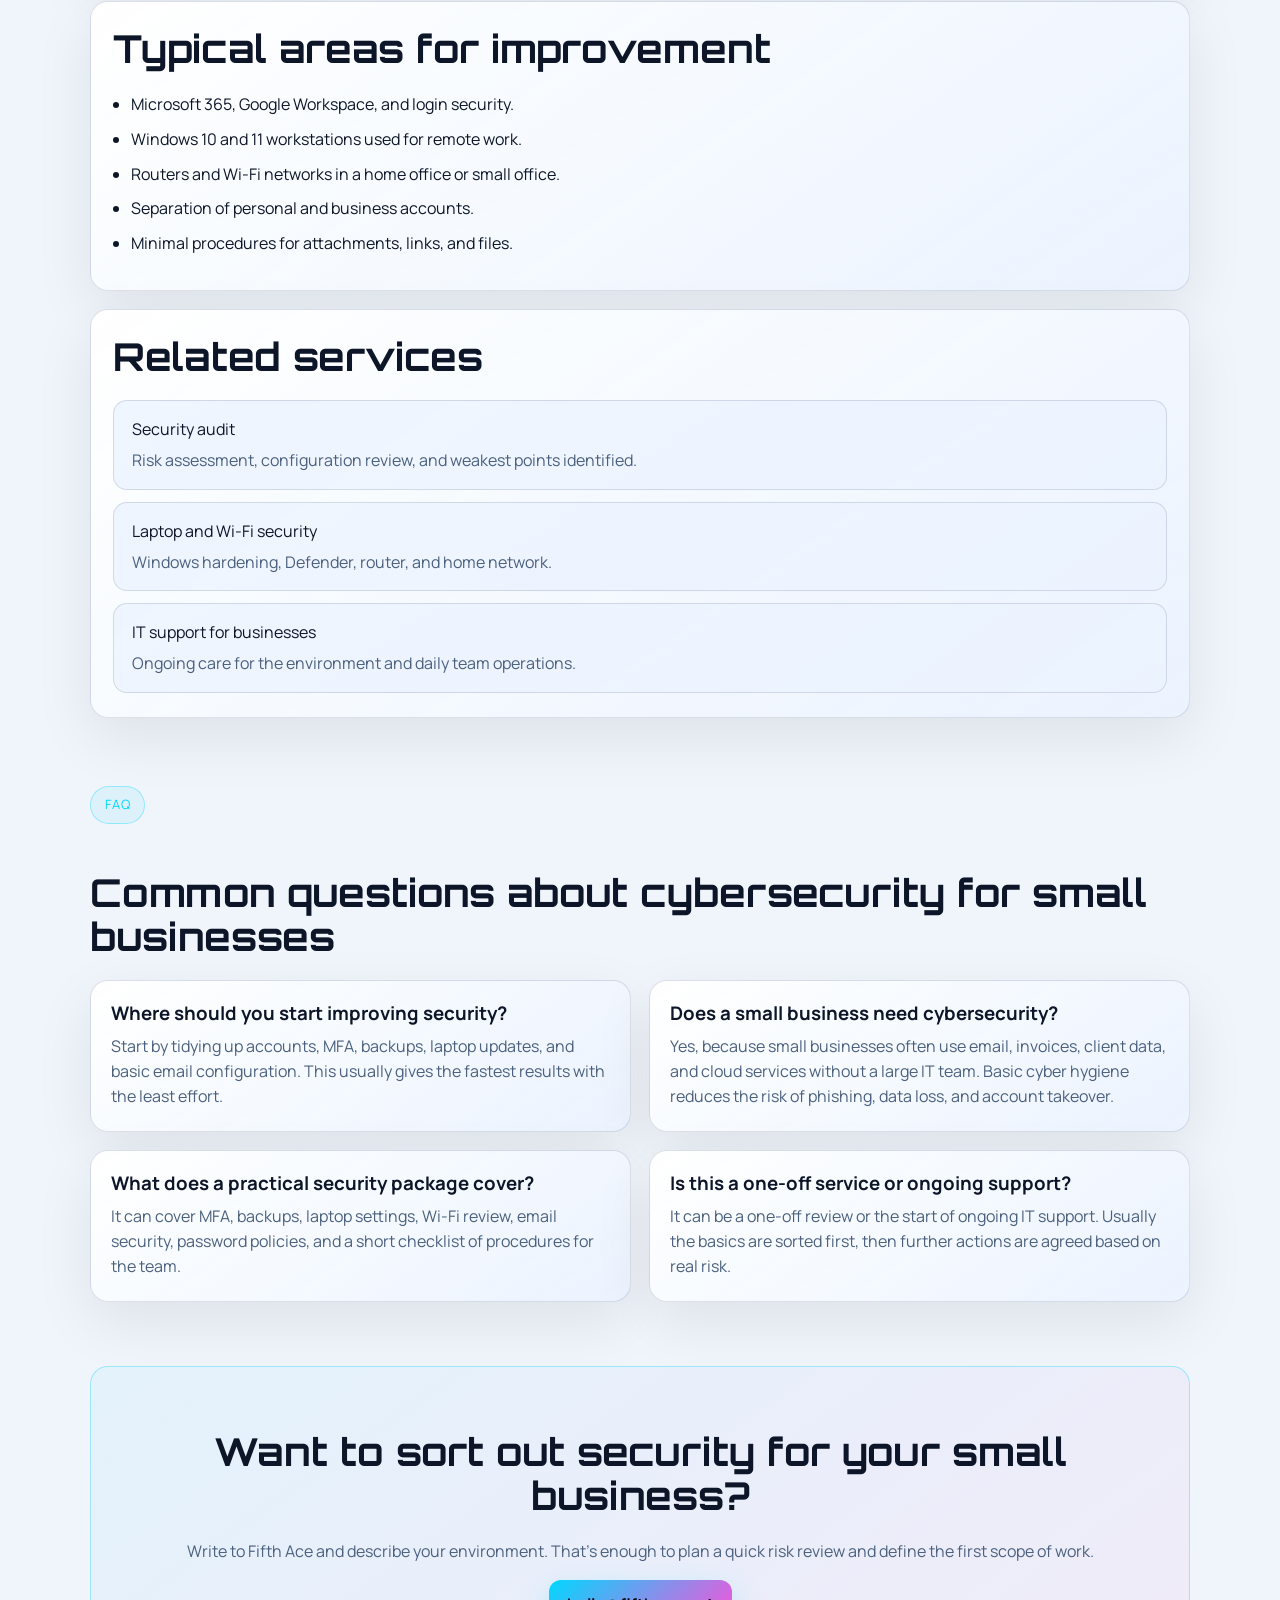
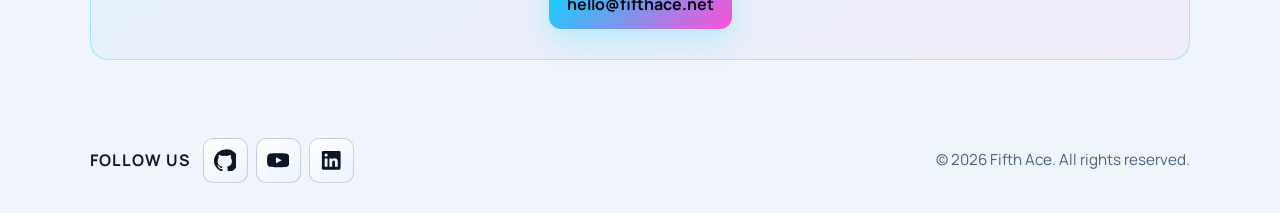
<file: en/cybersecurity-for-small-businesses.html>
<!doctype html>
<html lang="en">
  <head>
    <meta charset="UTF-8" />
    <meta name="viewport" content="width=device-width, initial-scale=1.0" />
    <meta
      name="description"
      content="Cybersecurity for small businesses: account protection, email, laptops, backups, access policies, and everyday security processes."
    />
    <meta name="robots" content="index,follow,max-image-preview:large" />
    <link rel="canonical" href="https://fifthace.net/en/cybersecurity-for-small-businesses.html" />
    <link rel="alternate" hreflang="pl" href="https://fifthace.net/cyberbezpieczenstwo-dla-malych-firm.html" />
    <link rel="alternate" hreflang="en" href="https://fifthace.net/en/cybersecurity-for-small-businesses.html" />
    <link rel="alternate" hreflang="x-default" href="https://fifthace.net/cyberbezpieczenstwo-dla-malych-firm.html" />
    <link rel="icon" href="../logo.jpeg" type="image/jpeg" />
    <meta property="og:type" content="website" />
    <meta property="og:title" content="Cybersecurity for Small Businesses | Fifth Ace" />
    <meta
      property="og:description"
      content="Practical cybersecurity for small businesses and freelancers: accounts, MFA, backups, laptops, Wi-Fi, and baseline procedures."
    />
    <meta property="og:url" content="https://fifthace.net/en/cybersecurity-for-small-businesses.html" />
    <meta property="og:image" content="https://fifthace.net/logo.jpeg" />
    <meta name="twitter:card" content="summary_large_image" />
    <meta name="twitter:title" content="Cybersecurity for Small Businesses | Fifth Ace" />
    <meta name="twitter:description" content="Practical cybersecurity for small businesses and freelancers: accounts, MFA, backups, laptops, Wi-Fi, and baseline procedures." />
    <meta name="twitter:image" content="https://fifthace.net/logo.jpeg" />
    <title>Cybersecurity for Small Businesses | Fifth Ace</title>
    <link rel="preconnect" href="https://fonts.googleapis.com" />
    <link rel="preconnect" href="https://fonts.gstatic.com" crossorigin />
    <link
      href="https://fonts.googleapis.com/css2?family=Manrope:wght@400;500;700;800&amp;family=Orbitron:wght@500;700;900&amp;display=swap"
      rel="stylesheet"
    />
    <link rel="stylesheet" href="../styles.css" />
    <script type="application/ld+json">
      {
        "@context": "https://schema.org",
        "@graph": [
          {
            "@type": "Service",
            "name": "Cybersecurity for small businesses",
            "provider": {
              "@type": "ProfessionalService",
              "name": "Fifth Ace",
              "url": "https://fifthace.net/"
            },
            "url": "https://fifthace.net/en/cybersecurity-for-small-businesses.html",
            "serviceType": "Cybersecurity",
            "areaServed": ["PL", "GB"],
            "description": "Practical cybersecurity support for small businesses, freelancers, and small teams."
          },
          {
            "@type": "FAQPage",
            "mainEntity": [
              {
                "@type": "Question",
                "name": "Where should you start improving security?",
                "acceptedAnswer": {
                  "@type": "Answer",
                  "text": "Start by tidying up accounts, MFA, backups, laptop updates, and basic email configuration. This usually gives the fastest results with the least effort."
                }
              },
              {
                "@type": "Question",
                "name": "Does a small business need cybersecurity?",
                "acceptedAnswer": {
                  "@type": "Answer",
                  "text": "Yes, because small businesses often use email, invoices, client data, and cloud services without a large IT team. Basic cyber hygiene reduces the risk of phishing, data loss, and account takeover."
                }
              },
              {
                "@type": "Question",
                "name": "What does a practical security package cover?",
                "acceptedAnswer": {
                  "@type": "Answer",
                  "text": "It can cover MFA, backups, laptop settings, Wi-Fi review, email security, password policies, and a short checklist of procedures for the team."
                }
              },
              {
                "@type": "Question",
                "name": "Is this a one-off service or ongoing support?",
                "acceptedAnswer": {
                  "@type": "Answer",
                  "text": "It can be a one-off review or the start of ongoing IT support. Usually the basics are sorted first, then further actions are agreed based on real risk."
                }
              }
            ]
          }
        ]
      }
    </script>
  </head>
  <body>
    <div class="bg-grid" aria-hidden="true"></div>
    <div class="orb orb-a" aria-hidden="true"></div>
    <div class="orb orb-b" aria-hidden="true"></div>

    <header class="topbar container">
      <a href="index.html" class="brand">
        <span class="brand-mark" aria-hidden="true">
          <img src="../logo.jpeg" alt="Fifth Ace Logo" class="brand-avatar-img" width="1098" height="1175" />
          <span class="brand-avatar-fallback avatar avatar-v1">
            <span class="avatar-card"></span>
            <span class="avatar-core"></span>
            <span class="avatar-lock"></span>
            <span class="avatar-dot avatar-dot-a"></span>
            <span class="avatar-dot avatar-dot-b"></span>
          </span>
        </span>
        <span class="brand-name">Fifth Ace</span>
      </a>
      <nav class="nav">
        <a href="index.html">Home</a>
        <a href="index.html#services">Services</a>
        <a href="index.html#service-hub">Service hub</a>
        <a href="index.html#contact">Contact</a>
      </nav>
    </header>

    <main class="service-page">
      <section class="service-hero container reveal">
        <p class="breadcrumbs">
          <a href="index.html">Home</a> / Cybersecurity for small businesses
        </p>
        <p class="eyebrow">Cybersecurity • Small Businesses • Freelancers</p>
        <h1>Cybersecurity for small businesses</h1>
        <p class="lead">
          Fifth Ace helps small businesses sort out the security basics: user accounts,
          email access, laptop hardening, backups, Wi-Fi, MFA, and everyday working habits.
        </p>
        <p class="lead lead-accent">
          This service is for teams that don't yet have a dedicated security function but want
          to reduce the risk of phishing, data loss, account takeover, or configuration mistakes.
        </p>
        <div class="inline-cta">
          <a class="btn btn-primary" href="mailto:hello@fifthace.net">Book a consultation</a>
          <a class="btn btn-outline" href="security-audit.html">See security audit</a>
        </div>
      </section>

      <section class="section container service-grid">
        <article class="service-panel reveal">
          <h2>What cybersecurity for a small business covers</h2>
          <p>
            The scope depends on the environment, but it typically starts with reviewing
            admin accounts, email settings, backups, updates, password policies, MFA, and
            the basic security configuration of laptops and the local network.
          </p>
          <div class="service-highlight">
            <div class="mini-card">
              <strong>Accounts and access</strong>
              Account review, password policy reset, MFA, and privilege minimisation.
            </div>
            <div class="mini-card">
              <strong>Laptops and systems</strong>
              Windows hardening, updates, Defender, firewall, and secure configuration.
            </div>
            <div class="mini-card">
              <strong>Backup and continuity</strong>
              Backups, data recovery, and incident response priorities.
            </div>
          </div>
        </article>

        <aside class="service-sidebar reveal">
          <h2>Common signals that it's time to act</h2>
          <ul>
            <li>The business uses email and cloud drives without MFA.</li>
            <li>Passwords are shared or reused across services.</li>
            <li>Laptops don't have consistent updates and backups.</li>
            <li>The router and Wi-Fi haven't been reviewed in a long time.</li>
            <li>The team has no clear process for handling phishing.</li>
          </ul>
        </aside>
      </section>

      <section class="section container service-stack">
        <article class="service-list reveal">
          <h2>Outcome of the engagement</h2>
          <p>
            The goal isn't just a list of problems — it's a practical action plan that can
            be implemented without a large IT team or complex enterprise infrastructure.
          </p>
          <ul>
            <li>A security priority list for the business or freelancer.</li>
            <li>Recommendations for accounts, laptops, Wi-Fi, and backups.</li>
            <li>The most important risks and quick wins identified.</li>
            <li>Help setting up baseline cyber hygiene for the team.</li>
          </ul>
        </article>

        <article class="service-list reveal">
          <h2>Typical areas for improvement</h2>
          <ul>
            <li>Microsoft 365, Google Workspace, and login security.</li>
            <li>Windows 10 and 11 workstations used for remote work.</li>
            <li>Routers and Wi-Fi networks in a home office or small office.</li>
            <li>Separation of personal and business accounts.</li>
            <li>Minimal procedures for attachments, links, and files.</li>
          </ul>
        </article>

        <article class="service-related reveal">
          <h2>Related services</h2>
          <div class="related-links">
            <a class="related-link" href="security-audit.html"
              >Security audit
              <span>Risk assessment, configuration review, and weakest points identified.</span></a
            >
            <a class="related-link" href="laptop-and-wifi-security.html"
              >Laptop and Wi-Fi security
              <span>Windows hardening, Defender, router, and home network.</span></a
            >
            <a class="related-link" href="it-support.html"
              >IT support for businesses
              <span>Ongoing care for the environment and daily team operations.</span></a
            >
          </div>
        </article>
      </section>

      <section class="section container">
        <div class="section-heading reveal">
          <p class="eyebrow section-eyebrow">FAQ</p>
          <h2>Common questions about cybersecurity for small businesses</h2>
        </div>
        <div class="faq-grid">
          <article class="faq-item reveal">
            <h3>Where should you start improving security?</h3>
            <p>
              Start by tidying up accounts, MFA, backups, laptop updates, and basic email
              configuration. This usually gives the fastest results with the least effort.
            </p>
          </article>
          <article class="faq-item reveal">
            <h3>Does a small business need cybersecurity?</h3>
            <p>
              Yes, because small businesses often use email, invoices, client data, and cloud
              services without a large IT team. Basic cyber hygiene reduces the risk of
              phishing, data loss, and account takeover.
            </p>
          </article>
          <article class="faq-item reveal">
            <h3>What does a practical security package cover?</h3>
            <p>
              It can cover MFA, backups, laptop settings, Wi-Fi review, email security,
              password policies, and a short checklist of procedures for the team.
            </p>
          </article>
          <article class="faq-item reveal">
            <h3>Is this a one-off service or ongoing support?</h3>
            <p>
              It can be a one-off review or the start of ongoing IT support. Usually the
              basics are sorted first, then further actions are agreed based on real risk.
            </p>
          </article>
        </div>
      </section>

      <section class="section container cta reveal">
        <h2>Want to sort out security for your small business?</h2>
        <p>
          Write to Fifth Ace and describe your environment. That's enough to plan a quick
          risk review and define the first scope of work.
        </p>
        <a class="btn btn-primary" href="mailto:hello@fifthace.net">hello@fifthace.net</a>
      </section>
    </main>

    <footer class="footer container">
      <div class="social">
        <p class="social-title">Follow us</p>
        <div class="social-links">
          <a class="social-link social-github" href="https://github.com/PiotrKleszcz/cybersecurity-labs" target="_blank" rel="noopener noreferrer" aria-label="GitHub - technical portfolio">
            <svg viewBox="0 0 24 24" aria-hidden="true"><path d="M12 .5A12 12 0 0 0 8.2 23.9c.6.1.8-.3.8-.6v-2.1c-3.3.7-4-1.4-4-1.4-.5-1.3-1.2-1.7-1.2-1.7-1-.7.1-.7.1-.7 1.1.1 1.7 1.2 1.7 1.2 1 .1.7 2.1 3 1.5.1-.7.4-1.2.7-1.5-2.6-.3-5.4-1.3-5.4-5.9 0-1.3.5-2.4 1.2-3.2-.1-.3-.5-1.6.1-3.2 0 0 1-.3 3.3 1.2a11.3 11.3 0 0 1 6 0c2.3-1.5 3.3-1.2 3.3-1.2.6 1.6.2 2.9.1 3.2.8.8 1.2 1.9 1.2 3.2 0 4.6-2.8 5.6-5.4 5.9.4.4.8 1.1.8 2.2v3.3c0 .3.2.7.8.6A12 12 0 0 0 12 .5Z"/></svg>
          </a>
          <a class="social-link social-youtube" href="https://www.youtube.com/@FifthAce-sec" target="_blank" rel="noopener noreferrer" aria-label="YouTube">
            <svg viewBox="0 0 24 24" aria-hidden="true"><path d="M23.5 7.2a3 3 0 0 0-2.1-2.1C19.5 4.6 12 4.6 12 4.6s-7.5 0-9.4.5A3 3 0 0 0 .5 7.2 31 31 0 0 0 0 12a31 31 0 0 0 .5 4.8 3 3 0 0 0 2.1 2.1c1.9.5 9.4.5 9.4.5s7.5 0 9.4-.5a3 3 0 0 0 2.1-2.1A31 31 0 0 0 24 12a31 31 0 0 0-.5-4.8zM9.6 15.3V8.7L15.8 12z"/></svg>
          </a>
          <a class="social-link social-linkedin" href="https://www.linkedin.com/in/piotr-kleszcz-1b5b96110" target="_blank" rel="noopener noreferrer" aria-label="LinkedIn">
            <svg viewBox="0 0 24 24" aria-hidden="true"><path d="M20.5 2h-17A1.5 1.5 0 0 0 2 3.5v17A1.5 1.5 0 0 0 3.5 22h17a1.5 1.5 0 0 0 1.5-1.5v-17A1.5 1.5 0 0 0 20.5 2zM8 19H5v-9h3zM6.5 8.25A1.75 1.75 0 1 1 8.25 6.5 1.75 1.75 0 0 1 6.5 8.25zM19 19h-3v-4.74c0-1.42-.6-1.93-1.38-1.93A1.74 1.74 0 0 0 13 14.19V19h-3v-9h2.9v1.3a3.11 3.11 0 0 1 2.7-1.4c1.55 0 3.36.86 3.36 3.66z"/></svg>
          </a>
        </div>
      </div>
      <p>© <span data-current-year></span> Fifth Ace. All rights reserved.</p>
    </footer>

    <script src="../service-pages.js"></script>
  </body>
</html>
</file>
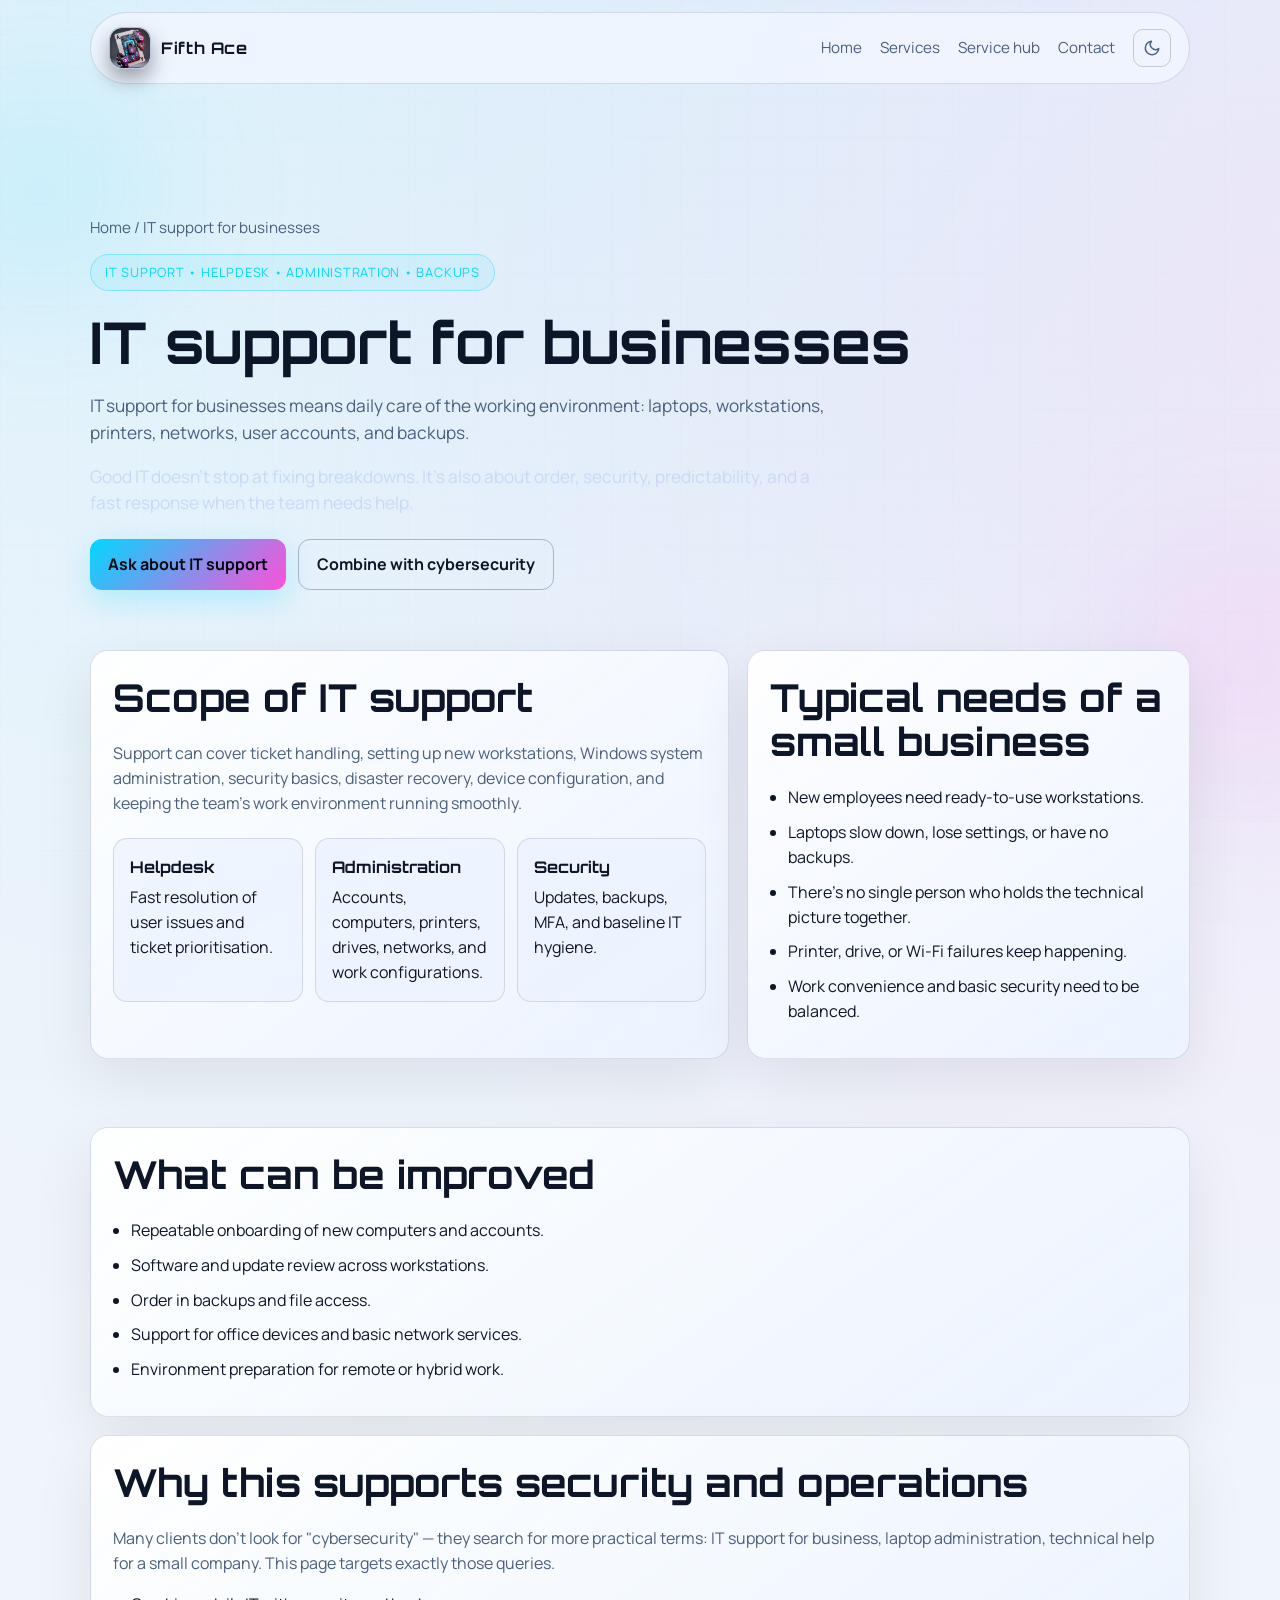
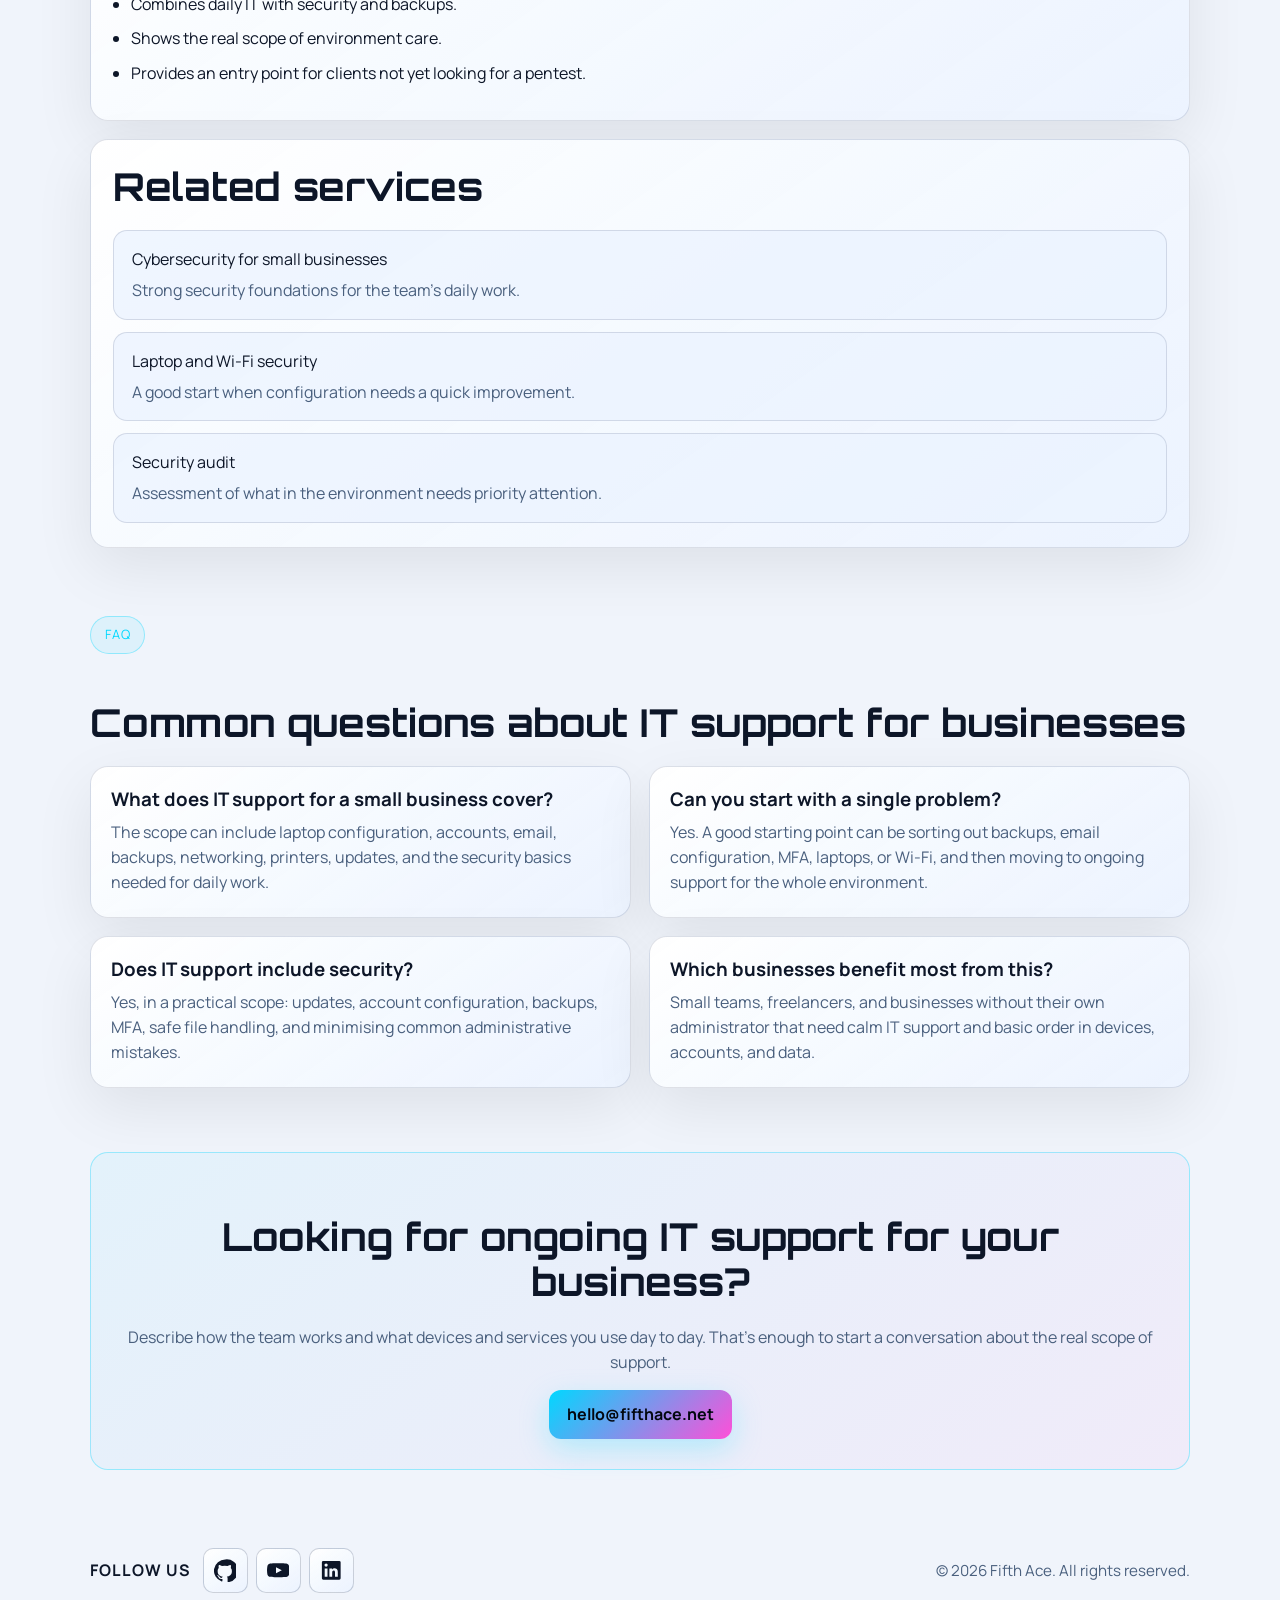
<file: en/it-support.html>
<!doctype html>
<html lang="en">
  <head>
    <meta charset="UTF-8" />
    <meta name="viewport" content="width=device-width, initial-scale=1.0" />
    <meta
      name="description"
      content="IT support for businesses: laptop and workstation administration, helpdesk, backups, environment maintenance, and secure daily operations."
    />
    <meta name="robots" content="index,follow,max-image-preview:large" />
    <link rel="canonical" href="https://fifthace.net/en/it-support.html" />
    <link rel="alternate" hreflang="pl" href="https://fifthace.net/wsparcie-it-dla-firm.html" />
    <link rel="alternate" hreflang="en" href="https://fifthace.net/en/it-support.html" />
    <link rel="alternate" hreflang="x-default" href="https://fifthace.net/wsparcie-it-dla-firm.html" />
    <link rel="icon" href="../logo.jpeg" type="image/jpeg" />
    <meta property="og:type" content="website" />
    <meta property="og:title" content="IT Support for Businesses | Fifth Ace" />
    <meta
      property="og:description"
      content="Helpdesk, administration, backups, environment maintenance, and daily IT support for small businesses and teams."
    />
    <meta property="og:url" content="https://fifthace.net/en/it-support.html" />
    <meta property="og:image" content="https://fifthace.net/logo.jpeg" />
    <meta name="twitter:card" content="summary_large_image" />
    <meta name="twitter:title" content="IT Support for Businesses | Fifth Ace" />
    <meta name="twitter:description" content="Helpdesk, administration, backups, environment maintenance, and daily IT support for small businesses and teams." />
    <meta name="twitter:image" content="https://fifthace.net/logo.jpeg" />
    <title>IT Support for Businesses | Fifth Ace</title>
    <link rel="preconnect" href="https://fonts.googleapis.com" />
    <link rel="preconnect" href="https://fonts.gstatic.com" crossorigin />
    <link
      href="https://fonts.googleapis.com/css2?family=Manrope:wght@400;500;700;800&amp;family=Orbitron:wght@500;700;900&amp;display=swap"
      rel="stylesheet"
    />
    <link rel="stylesheet" href="../styles.css" />
    <script type="application/ld+json">
      {
        "@context": "https://schema.org",
        "@graph": [
          {
            "@type": "Service",
            "name": "IT support for businesses",
            "provider": {
              "@type": "ProfessionalService",
              "name": "Fifth Ace",
              "url": "https://fifthace.net/"
            },
            "url": "https://fifthace.net/en/it-support.html",
            "serviceType": "IT support",
            "areaServed": ["PL", "GB"],
            "description": "IT support, helpdesk, workstation and server maintenance, and security basics for small businesses."
          },
          {
            "@type": "FAQPage",
            "mainEntity": [
              {
                "@type": "Question",
                "name": "What does IT support for a small business cover?",
                "acceptedAnswer": {
                  "@type": "Answer",
                  "text": "The scope can include laptop configuration, accounts, email, backups, networking, printers, updates, and the security basics needed for daily work."
                }
              },
              {
                "@type": "Question",
                "name": "Can you start with a single problem?",
                "acceptedAnswer": {
                  "@type": "Answer",
                  "text": "Yes. A good starting point can be sorting out backups, email configuration, MFA, laptops, or Wi-Fi, and then moving to ongoing support for the whole environment."
                }
              },
              {
                "@type": "Question",
                "name": "Does IT support include security?",
                "acceptedAnswer": {
                  "@type": "Answer",
                  "text": "Yes, in a practical scope: updates, account configuration, backups, MFA, safe file handling, and minimising common administrative mistakes."
                }
              },
              {
                "@type": "Question",
                "name": "Which businesses benefit most from this?",
                "acceptedAnswer": {
                  "@type": "Answer",
                  "text": "Small teams, freelancers, and businesses without their own administrator that need calm IT support and basic order in devices, accounts, and data."
                }
              }
            ]
          }
        ]
      }
    </script>
  </head>
  <body>
    <div class="bg-grid" aria-hidden="true"></div>
    <div class="orb orb-a" aria-hidden="true"></div>
    <div class="orb orb-b" aria-hidden="true"></div>

    <header class="topbar container">
      <a href="index.html" class="brand">
        <span class="brand-mark" aria-hidden="true">
          <img src="../logo.jpeg" alt="Fifth Ace Logo" class="brand-avatar-img" width="1098" height="1175" />
          <span class="brand-avatar-fallback avatar avatar-v1">
            <span class="avatar-card"></span>
            <span class="avatar-core"></span>
            <span class="avatar-lock"></span>
            <span class="avatar-dot avatar-dot-a"></span>
            <span class="avatar-dot avatar-dot-b"></span>
          </span>
        </span>
        <span class="brand-name">Fifth Ace</span>
      </a>
      <nav class="nav">
        <a href="index.html">Home</a>
        <a href="index.html#services">Services</a>
        <a href="index.html#service-hub">Service hub</a>
        <a href="index.html#contact">Contact</a>
      </nav>
    </header>

    <main class="service-page">
      <section class="service-hero container reveal">
        <p class="breadcrumbs">
          <a href="index.html">Home</a> / IT support for businesses
        </p>
        <p class="eyebrow">IT Support • Helpdesk • Administration • Backups</p>
        <h1>IT support for businesses</h1>
        <p class="lead">
          IT support for businesses means daily care of the working environment: laptops,
          workstations, printers, networks, user accounts, and backups.
        </p>
        <p class="lead lead-accent">
          Good IT doesn't stop at fixing breakdowns. It's also about order, security,
          predictability, and a fast response when the team needs help.
        </p>
        <div class="inline-cta">
          <a class="btn btn-primary" href="mailto:hello@fifthace.net">Ask about IT support</a>
          <a class="btn btn-outline" href="cybersecurity-for-small-businesses.html">Combine with cybersecurity</a>
        </div>
      </section>

      <section class="section container service-grid">
        <article class="service-panel reveal">
          <h2>Scope of IT support</h2>
          <p>
            Support can cover ticket handling, setting up new workstations, Windows system
            administration, security basics, disaster recovery, device configuration, and
            keeping the team's work environment running smoothly.
          </p>
          <div class="service-highlight">
            <div class="mini-card">
              <strong>Helpdesk</strong>
              Fast resolution of user issues and ticket prioritisation.
            </div>
            <div class="mini-card">
              <strong>Administration</strong>
              Accounts, computers, printers, drives, networks, and work configurations.
            </div>
            <div class="mini-card">
              <strong>Security</strong>
              Updates, backups, MFA, and baseline IT hygiene.
            </div>
          </div>
        </article>

        <aside class="service-sidebar reveal">
          <h2>Typical needs of a small business</h2>
          <ul>
            <li>New employees need ready-to-use workstations.</li>
            <li>Laptops slow down, lose settings, or have no backups.</li>
            <li>There's no single person who holds the technical picture together.</li>
            <li>Printer, drive, or Wi-Fi failures keep happening.</li>
            <li>Work convenience and basic security need to be balanced.</li>
          </ul>
        </aside>
      </section>

      <section class="section container service-stack">
        <article class="service-list reveal">
          <h2>What can be improved</h2>
          <ul>
            <li>Repeatable onboarding of new computers and accounts.</li>
            <li>Software and update review across workstations.</li>
            <li>Order in backups and file access.</li>
            <li>Support for office devices and basic network services.</li>
            <li>Environment preparation for remote or hybrid work.</li>
          </ul>
        </article>

        <article class="service-list reveal">
          <h2>Why this supports security and operations</h2>
          <p>
            Many clients don't look for "cybersecurity" — they search for more practical
            terms: IT support for business, laptop administration, technical help for a
            small company. This page targets exactly those queries.
          </p>
          <ul>
            <li>Combines daily IT with security and backups.</li>
            <li>Shows the real scope of environment care.</li>
            <li>Provides an entry point for clients not yet looking for a pentest.</li>
          </ul>
        </article>

        <article class="service-related reveal">
          <h2>Related services</h2>
          <div class="related-links">
            <a class="related-link" href="cybersecurity-for-small-businesses.html"
              >Cybersecurity for small businesses
              <span>Strong security foundations for the team's daily work.</span></a
            >
            <a class="related-link" href="laptop-and-wifi-security.html"
              >Laptop and Wi-Fi security
              <span>A good start when configuration needs a quick improvement.</span></a
            >
            <a class="related-link" href="security-audit.html"
              >Security audit
              <span>Assessment of what in the environment needs priority attention.</span></a
            >
          </div>
        </article>
      </section>

      <section class="section container">
        <div class="section-heading reveal">
          <p class="eyebrow section-eyebrow">FAQ</p>
          <h2>Common questions about IT support for businesses</h2>
        </div>
        <div class="faq-grid">
          <article class="faq-item reveal">
            <h3>What does IT support for a small business cover?</h3>
            <p>
              The scope can include laptop configuration, accounts, email, backups,
              networking, printers, updates, and the security basics needed for daily work.
            </p>
          </article>
          <article class="faq-item reveal">
            <h3>Can you start with a single problem?</h3>
            <p>
              Yes. A good starting point can be sorting out backups, email configuration,
              MFA, laptops, or Wi-Fi, and then moving to ongoing support for the whole
              environment.
            </p>
          </article>
          <article class="faq-item reveal">
            <h3>Does IT support include security?</h3>
            <p>
              Yes, in a practical scope: updates, account configuration, backups, MFA,
              safe file handling, and minimising common administrative mistakes.
            </p>
          </article>
          <article class="faq-item reveal">
            <h3>Which businesses benefit most from this?</h3>
            <p>
              Small teams, freelancers, and businesses without their own administrator
              that need calm IT support and basic order in devices, accounts, and data.
            </p>
          </article>
        </div>
      </section>

      <section class="section container cta reveal">
        <h2>Looking for ongoing IT support for your business?</h2>
        <p>
          Describe how the team works and what devices and services you use day to day.
          That's enough to start a conversation about the real scope of support.
        </p>
        <a class="btn btn-primary" href="mailto:hello@fifthace.net">hello@fifthace.net</a>
      </section>
    </main>

    <footer class="footer container">
      <div class="social">
        <p class="social-title">Follow us</p>
        <div class="social-links">
          <a class="social-link social-github" href="https://github.com/PiotrKleszcz/cybersecurity-labs" target="_blank" rel="noopener noreferrer" aria-label="GitHub - technical portfolio">
            <svg viewBox="0 0 24 24" aria-hidden="true"><path d="M12 .5A12 12 0 0 0 8.2 23.9c.6.1.8-.3.8-.6v-2.1c-3.3.7-4-1.4-4-1.4-.5-1.3-1.2-1.7-1.2-1.7-1-.7.1-.7.1-.7 1.1.1 1.7 1.2 1.7 1.2 1 .1.7 2.1 3 1.5.1-.7.4-1.2.7-1.5-2.6-.3-5.4-1.3-5.4-5.9 0-1.3.5-2.4 1.2-3.2-.1-.3-.5-1.6.1-3.2 0 0 1-.3 3.3 1.2a11.3 11.3 0 0 1 6 0c2.3-1.5 3.3-1.2 3.3-1.2.6 1.6.2 2.9.1 3.2.8.8 1.2 1.9 1.2 3.2 0 4.6-2.8 5.6-5.4 5.9.4.4.8 1.1.8 2.2v3.3c0 .3.2.7.8.6A12 12 0 0 0 12 .5Z"/></svg>
          </a>
          <a class="social-link social-youtube" href="https://www.youtube.com/@FifthAce-sec" target="_blank" rel="noopener noreferrer" aria-label="YouTube">
            <svg viewBox="0 0 24 24" aria-hidden="true"><path d="M23.5 7.2a3 3 0 0 0-2.1-2.1C19.5 4.6 12 4.6 12 4.6s-7.5 0-9.4.5A3 3 0 0 0 .5 7.2 31 31 0 0 0 0 12a31 31 0 0 0 .5 4.8 3 3 0 0 0 2.1 2.1c1.9.5 9.4.5 9.4.5s7.5 0 9.4-.5a3 3 0 0 0 2.1-2.1A31 31 0 0 0 24 12a31 31 0 0 0-.5-4.8zM9.6 15.3V8.7L15.8 12z"/></svg>
          </a>
          <a class="social-link social-linkedin" href="https://www.linkedin.com/in/piotr-kleszcz-1b5b96110" target="_blank" rel="noopener noreferrer" aria-label="LinkedIn">
            <svg viewBox="0 0 24 24" aria-hidden="true"><path d="M20.5 2h-17A1.5 1.5 0 0 0 2 3.5v17A1.5 1.5 0 0 0 3.5 22h17a1.5 1.5 0 0 0 1.5-1.5v-17A1.5 1.5 0 0 0 20.5 2zM8 19H5v-9h3zM6.5 8.25A1.75 1.75 0 1 1 8.25 6.5 1.75 1.75 0 0 1 6.5 8.25zM19 19h-3v-4.74c0-1.42-.6-1.93-1.38-1.93A1.74 1.74 0 0 0 13 14.19V19h-3v-9h2.9v1.3a3.11 3.11 0 0 1 2.7-1.4c1.55 0 3.36.86 3.36 3.66z"/></svg>
          </a>
        </div>
      </div>
      <p>© <span data-current-year></span> Fifth Ace. All rights reserved.</p>
    </footer>

    <script src="../service-pages.js"></script>
  </body>
</html>
</file>
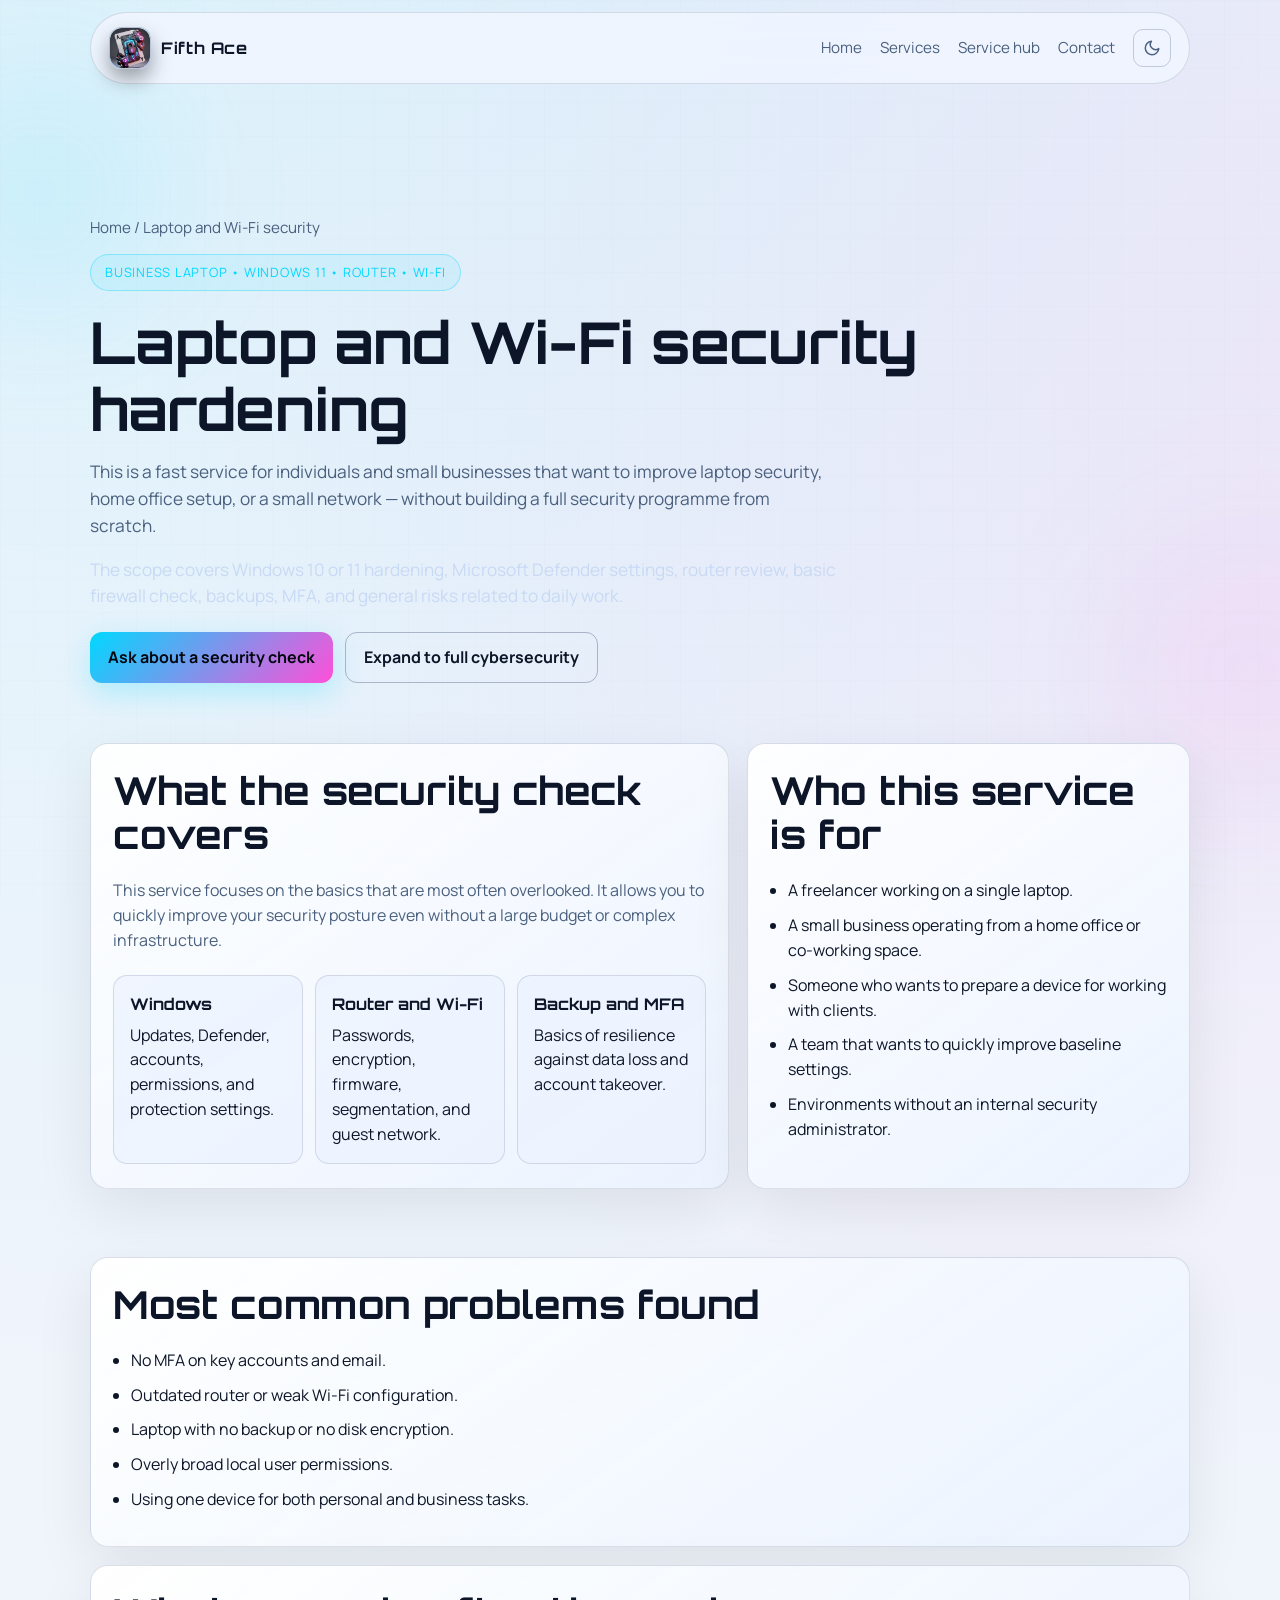
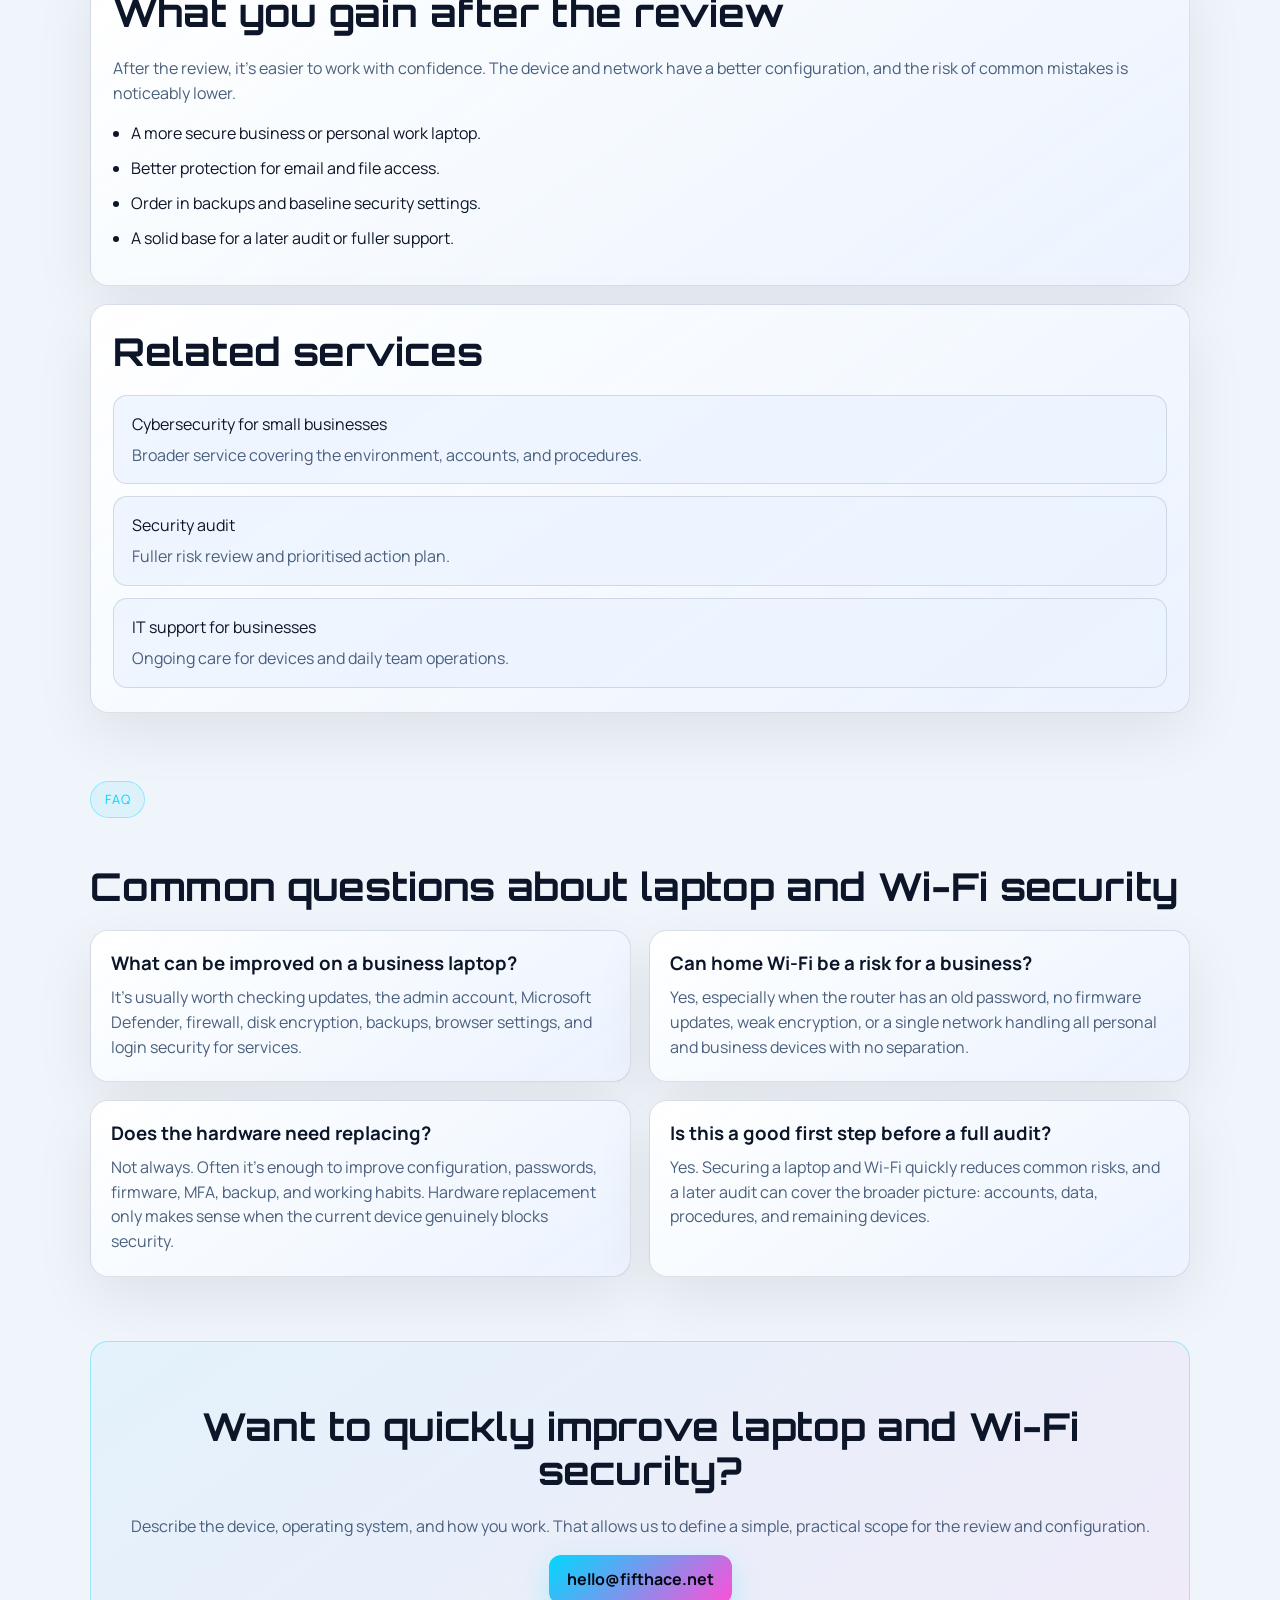
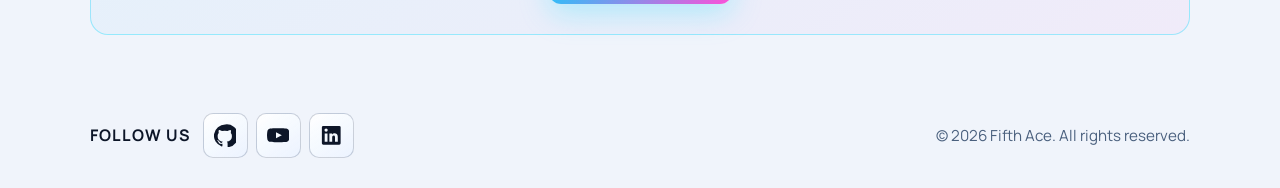
<file: en/laptop-and-wifi-security.html>
<!doctype html>
<html lang="en">
  <head>
    <meta charset="UTF-8" />
    <meta name="viewport" content="width=device-width, initial-scale=1.0" />
    <meta
      name="description"
      content="Laptop and Wi-Fi security hardening: Windows hardening, Microsoft Defender, router configuration, backups, MFA, and a quick security check."
    />
    <meta name="robots" content="index,follow,max-image-preview:large" />
    <link rel="canonical" href="https://fifthace.net/en/laptop-and-wifi-security.html" />
    <link rel="alternate" hreflang="pl" href="https://fifthace.net/zabezpieczenie-laptopa-i-wifi.html" />
    <link rel="alternate" hreflang="en" href="https://fifthace.net/en/laptop-and-wifi-security.html" />
    <link rel="alternate" hreflang="x-default" href="https://fifthace.net/zabezpieczenie-laptopa-i-wifi.html" />
    <link rel="icon" href="../logo.jpeg" type="image/jpeg" />
    <meta property="og:type" content="website" />
    <meta property="og:title" content="Laptop and Wi-Fi Security Hardening | Fifth Ace" />
    <meta
      property="og:description"
      content="Windows hardening, router configuration, and a quick security check for a business or home laptop and network."
    />
    <meta property="og:url" content="https://fifthace.net/en/laptop-and-wifi-security.html" />
    <meta property="og:image" content="https://fifthace.net/logo.jpeg" />
    <meta name="twitter:card" content="summary_large_image" />
    <meta name="twitter:title" content="Laptop and Wi-Fi Security Hardening | Fifth Ace" />
    <meta name="twitter:description" content="Windows hardening, router configuration, and a quick security check for a business or home laptop and network." />
    <meta name="twitter:image" content="https://fifthace.net/logo.jpeg" />
    <title>Laptop and Wi-Fi Security Hardening | Fifth Ace</title>
    <link rel="preconnect" href="https://fonts.googleapis.com" />
    <link rel="preconnect" href="https://fonts.gstatic.com" crossorigin />
    <link
      href="https://fonts.googleapis.com/css2?family=Manrope:wght@400;500;700;800&amp;family=Orbitron:wght@500;700;900&amp;display=swap"
      rel="stylesheet"
    />
    <link rel="stylesheet" href="../styles.css" />
    <script type="application/ld+json">
      {
        "@context": "https://schema.org",
        "@graph": [
          {
            "@type": "Service",
            "name": "Laptop and Wi-Fi security hardening",
            "provider": {
              "@type": "ProfessionalService",
              "name": "Fifth Ace",
              "url": "https://fifthace.net/"
            },
            "url": "https://fifthace.net/en/laptop-and-wifi-security.html",
            "serviceType": "Security check",
            "areaServed": ["PL", "GB"],
            "description": "Security review of a business laptop, Windows system, router, and Wi-Fi network."
          },
          {
            "@type": "FAQPage",
            "mainEntity": [
              {
                "@type": "Question",
                "name": "What can be improved on a business laptop?",
                "acceptedAnswer": {
                  "@type": "Answer",
                  "text": "It's usually worth checking updates, the admin account, Microsoft Defender, firewall, disk encryption, backups, browser settings, and login security for services."
                }
              },
              {
                "@type": "Question",
                "name": "Can home Wi-Fi be a risk for a business?",
                "acceptedAnswer": {
                  "@type": "Answer",
                  "text": "Yes, especially when the router has an old password, no firmware updates, weak encryption, or a single network handling all personal and business devices with no separation."
                }
              },
              {
                "@type": "Question",
                "name": "Does the hardware need replacing?",
                "acceptedAnswer": {
                  "@type": "Answer",
                  "text": "Not always. Often it's enough to improve configuration, passwords, firmware, MFA, backup, and working habits. Hardware replacement only makes sense when the current device genuinely blocks security."
                }
              },
              {
                "@type": "Question",
                "name": "Is this a good first step before a full audit?",
                "acceptedAnswer": {
                  "@type": "Answer",
                  "text": "Yes. Securing a laptop and Wi-Fi quickly reduces common risks, and a later audit can cover the broader picture: accounts, data, procedures, and remaining devices."
                }
              }
            ]
          }
        ]
      }
    </script>
  </head>
  <body>
    <div class="bg-grid" aria-hidden="true"></div>
    <div class="orb orb-a" aria-hidden="true"></div>
    <div class="orb orb-b" aria-hidden="true"></div>

    <header class="topbar container">
      <a href="index.html" class="brand">
        <span class="brand-mark" aria-hidden="true">
          <img src="../logo.jpeg" alt="Fifth Ace Logo" class="brand-avatar-img" width="1098" height="1175" />
          <span class="brand-avatar-fallback avatar avatar-v1">
            <span class="avatar-card"></span>
            <span class="avatar-core"></span>
            <span class="avatar-lock"></span>
            <span class="avatar-dot avatar-dot-a"></span>
            <span class="avatar-dot avatar-dot-b"></span>
          </span>
        </span>
        <span class="brand-name">Fifth Ace</span>
      </a>
      <nav class="nav">
        <a href="index.html">Home</a>
        <a href="index.html#services">Services</a>
        <a href="index.html#service-hub">Service hub</a>
        <a href="index.html#contact">Contact</a>
      </nav>
    </header>

    <main class="service-page">
      <section class="service-hero container reveal">
        <p class="breadcrumbs">
          <a href="index.html">Home</a> / Laptop and Wi-Fi security
        </p>
        <p class="eyebrow">Business Laptop • Windows 11 • Router • Wi-Fi</p>
        <h1>Laptop and Wi-Fi security hardening</h1>
        <p class="lead">
          This is a fast service for individuals and small businesses that want to improve
          laptop security, home office setup, or a small network — without building a full
          security programme from scratch.
        </p>
        <p class="lead lead-accent">
          The scope covers Windows 10 or 11 hardening, Microsoft Defender settings, router
          review, basic firewall check, backups, MFA, and general risks related to daily work.
        </p>
        <div class="inline-cta">
          <a class="btn btn-primary" href="mailto:hello@fifthace.net">Ask about a security check</a>
          <a class="btn btn-outline" href="cybersecurity-for-small-businesses.html">Expand to full cybersecurity</a>
        </div>
      </section>

      <section class="section container service-grid">
        <article class="service-panel reveal">
          <h2>What the security check covers</h2>
          <p>
            This service focuses on the basics that are most often overlooked. It allows you
            to quickly improve your security posture even without a large budget or complex
            infrastructure.
          </p>
          <div class="service-highlight">
            <div class="mini-card">
              <strong>Windows</strong>
              Updates, Defender, accounts, permissions, and protection settings.
            </div>
            <div class="mini-card">
              <strong>Router and Wi-Fi</strong>
              Passwords, encryption, firmware, segmentation, and guest network.
            </div>
            <div class="mini-card">
              <strong>Backup and MFA</strong>
              Basics of resilience against data loss and account takeover.
            </div>
          </div>
        </article>

        <aside class="service-sidebar reveal">
          <h2>Who this service is for</h2>
          <ul>
            <li>A freelancer working on a single laptop.</li>
            <li>A small business operating from a home office or co-working space.</li>
            <li>Someone who wants to prepare a device for working with clients.</li>
            <li>A team that wants to quickly improve baseline settings.</li>
            <li>Environments without an internal security administrator.</li>
          </ul>
        </aside>
      </section>

      <section class="section container service-stack">
        <article class="service-list reveal">
          <h2>Most common problems found</h2>
          <ul>
            <li>No MFA on key accounts and email.</li>
            <li>Outdated router or weak Wi-Fi configuration.</li>
            <li>Laptop with no backup or no disk encryption.</li>
            <li>Overly broad local user permissions.</li>
            <li>Using one device for both personal and business tasks.</li>
          </ul>
        </article>

        <article class="service-list reveal">
          <h2>What you gain after the review</h2>
          <p>
            After the review, it's easier to work with confidence. The device and network
            have a better configuration, and the risk of common mistakes is noticeably lower.
          </p>
          <ul>
            <li>A more secure business or personal work laptop.</li>
            <li>Better protection for email and file access.</li>
            <li>Order in backups and baseline security settings.</li>
            <li>A solid base for a later audit or fuller support.</li>
          </ul>
        </article>

        <article class="service-related reveal">
          <h2>Related services</h2>
          <div class="related-links">
            <a class="related-link" href="cybersecurity-for-small-businesses.html"
              >Cybersecurity for small businesses
              <span>Broader service covering the environment, accounts, and procedures.</span></a
            >
            <a class="related-link" href="security-audit.html"
              >Security audit
              <span>Fuller risk review and prioritised action plan.</span></a
            >
            <a class="related-link" href="it-support.html"
              >IT support for businesses
              <span>Ongoing care for devices and daily team operations.</span></a
            >
          </div>
        </article>
      </section>

      <section class="section container">
        <div class="section-heading reveal">
          <p class="eyebrow section-eyebrow">FAQ</p>
          <h2>Common questions about laptop and Wi-Fi security</h2>
        </div>
        <div class="faq-grid">
          <article class="faq-item reveal">
            <h3>What can be improved on a business laptop?</h3>
            <p>
              It's usually worth checking updates, the admin account, Microsoft Defender,
              firewall, disk encryption, backups, browser settings, and login security
              for services.
            </p>
          </article>
          <article class="faq-item reveal">
            <h3>Can home Wi-Fi be a risk for a business?</h3>
            <p>
              Yes, especially when the router has an old password, no firmware updates,
              weak encryption, or a single network handling all personal and business
              devices with no separation.
            </p>
          </article>
          <article class="faq-item reveal">
            <h3>Does the hardware need replacing?</h3>
            <p>
              Not always. Often it's enough to improve configuration, passwords, firmware,
              MFA, backup, and working habits. Hardware replacement only makes sense when
              the current device genuinely blocks security.
            </p>
          </article>
          <article class="faq-item reveal">
            <h3>Is this a good first step before a full audit?</h3>
            <p>
              Yes. Securing a laptop and Wi-Fi quickly reduces common risks, and a later
              audit can cover the broader picture: accounts, data, procedures, and
              remaining devices.
            </p>
          </article>
        </div>
      </section>

      <section class="section container cta reveal">
        <h2>Want to quickly improve laptop and Wi-Fi security?</h2>
        <p>
          Describe the device, operating system, and how you work. That allows us to define
          a simple, practical scope for the review and configuration.
        </p>
        <a class="btn btn-primary" href="mailto:hello@fifthace.net">hello@fifthace.net</a>
      </section>
    </main>

    <footer class="footer container">
      <div class="social">
        <p class="social-title">Follow us</p>
        <div class="social-links">
          <a class="social-link social-github" href="https://github.com/PiotrKleszcz/cybersecurity-labs" target="_blank" rel="noopener noreferrer" aria-label="GitHub - technical portfolio">
            <svg viewBox="0 0 24 24" aria-hidden="true"><path d="M12 .5A12 12 0 0 0 8.2 23.9c.6.1.8-.3.8-.6v-2.1c-3.3.7-4-1.4-4-1.4-.5-1.3-1.2-1.7-1.2-1.7-1-.7.1-.7.1-.7 1.1.1 1.7 1.2 1.7 1.2 1 .1.7 2.1 3 1.5.1-.7.4-1.2.7-1.5-2.6-.3-5.4-1.3-5.4-5.9 0-1.3.5-2.4 1.2-3.2-.1-.3-.5-1.6.1-3.2 0 0 1-.3 3.3 1.2a11.3 11.3 0 0 1 6 0c2.3-1.5 3.3-1.2 3.3-1.2.6 1.6.2 2.9.1 3.2.8.8 1.2 1.9 1.2 3.2 0 4.6-2.8 5.6-5.4 5.9.4.4.8 1.1.8 2.2v3.3c0 .3.2.7.8.6A12 12 0 0 0 12 .5Z"/></svg>
          </a>
          <a class="social-link social-youtube" href="https://www.youtube.com/@FifthAce-sec" target="_blank" rel="noopener noreferrer" aria-label="YouTube">
            <svg viewBox="0 0 24 24" aria-hidden="true"><path d="M23.5 7.2a3 3 0 0 0-2.1-2.1C19.5 4.6 12 4.6 12 4.6s-7.5 0-9.4.5A3 3 0 0 0 .5 7.2 31 31 0 0 0 0 12a31 31 0 0 0 .5 4.8 3 3 0 0 0 2.1 2.1c1.9.5 9.4.5 9.4.5s7.5 0 9.4-.5a3 3 0 0 0 2.1-2.1A31 31 0 0 0 24 12a31 31 0 0 0-.5-4.8zM9.6 15.3V8.7L15.8 12z"/></svg>
          </a>
          <a class="social-link social-linkedin" href="https://www.linkedin.com/in/piotr-kleszcz-1b5b96110" target="_blank" rel="noopener noreferrer" aria-label="LinkedIn">
            <svg viewBox="0 0 24 24" aria-hidden="true"><path d="M20.5 2h-17A1.5 1.5 0 0 0 2 3.5v17A1.5 1.5 0 0 0 3.5 22h17a1.5 1.5 0 0 0 1.5-1.5v-17A1.5 1.5 0 0 0 20.5 2zM8 19H5v-9h3zM6.5 8.25A1.75 1.75 0 1 1 8.25 6.5 1.75 1.75 0 0 1 6.5 8.25zM19 19h-3v-4.74c0-1.42-.6-1.93-1.38-1.93A1.74 1.74 0 0 0 13 14.19V19h-3v-9h2.9v1.3a3.11 3.11 0 0 1 2.7-1.4c1.55 0 3.36.86 3.36 3.66z"/></svg>
          </a>
        </div>
      </div>
      <p>© <span data-current-year></span> Fifth Ace. All rights reserved.</p>
    </footer>

    <script src="../service-pages.js"></script>
  </body>
</html>
</file>
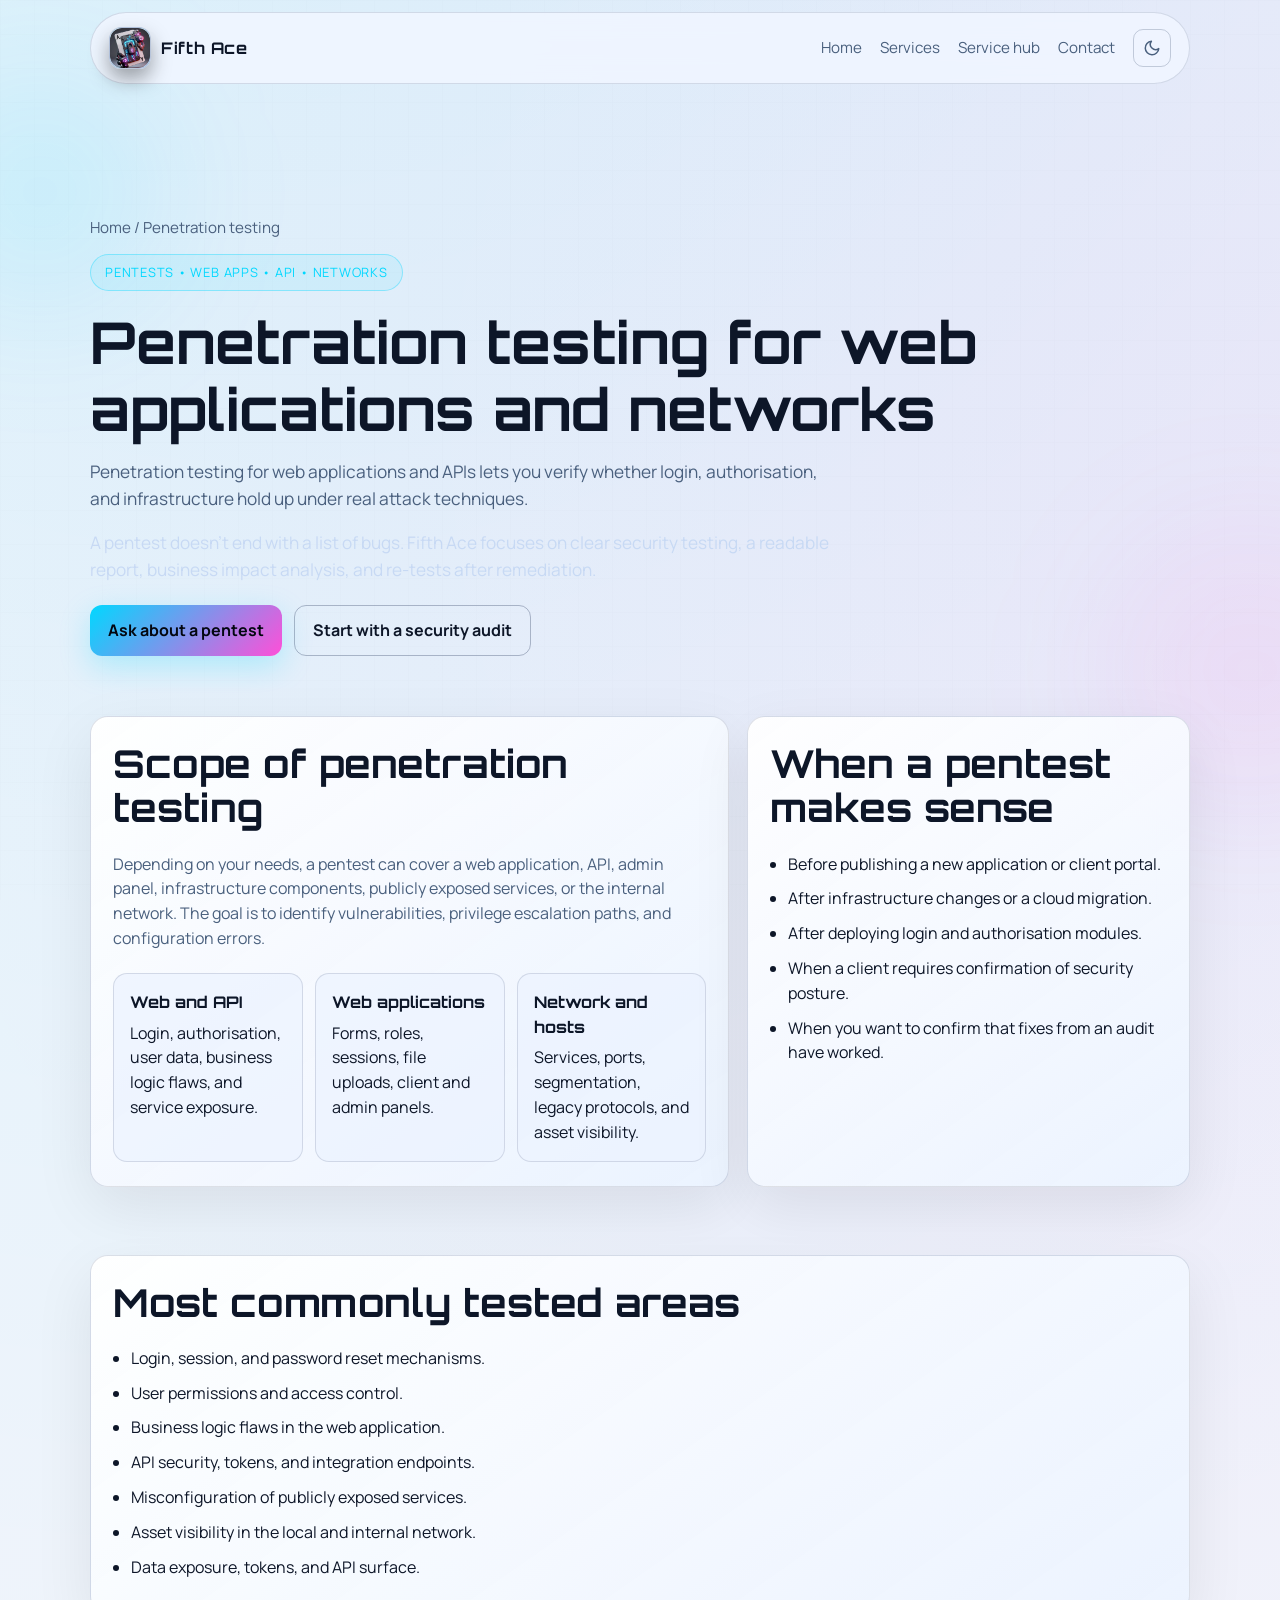
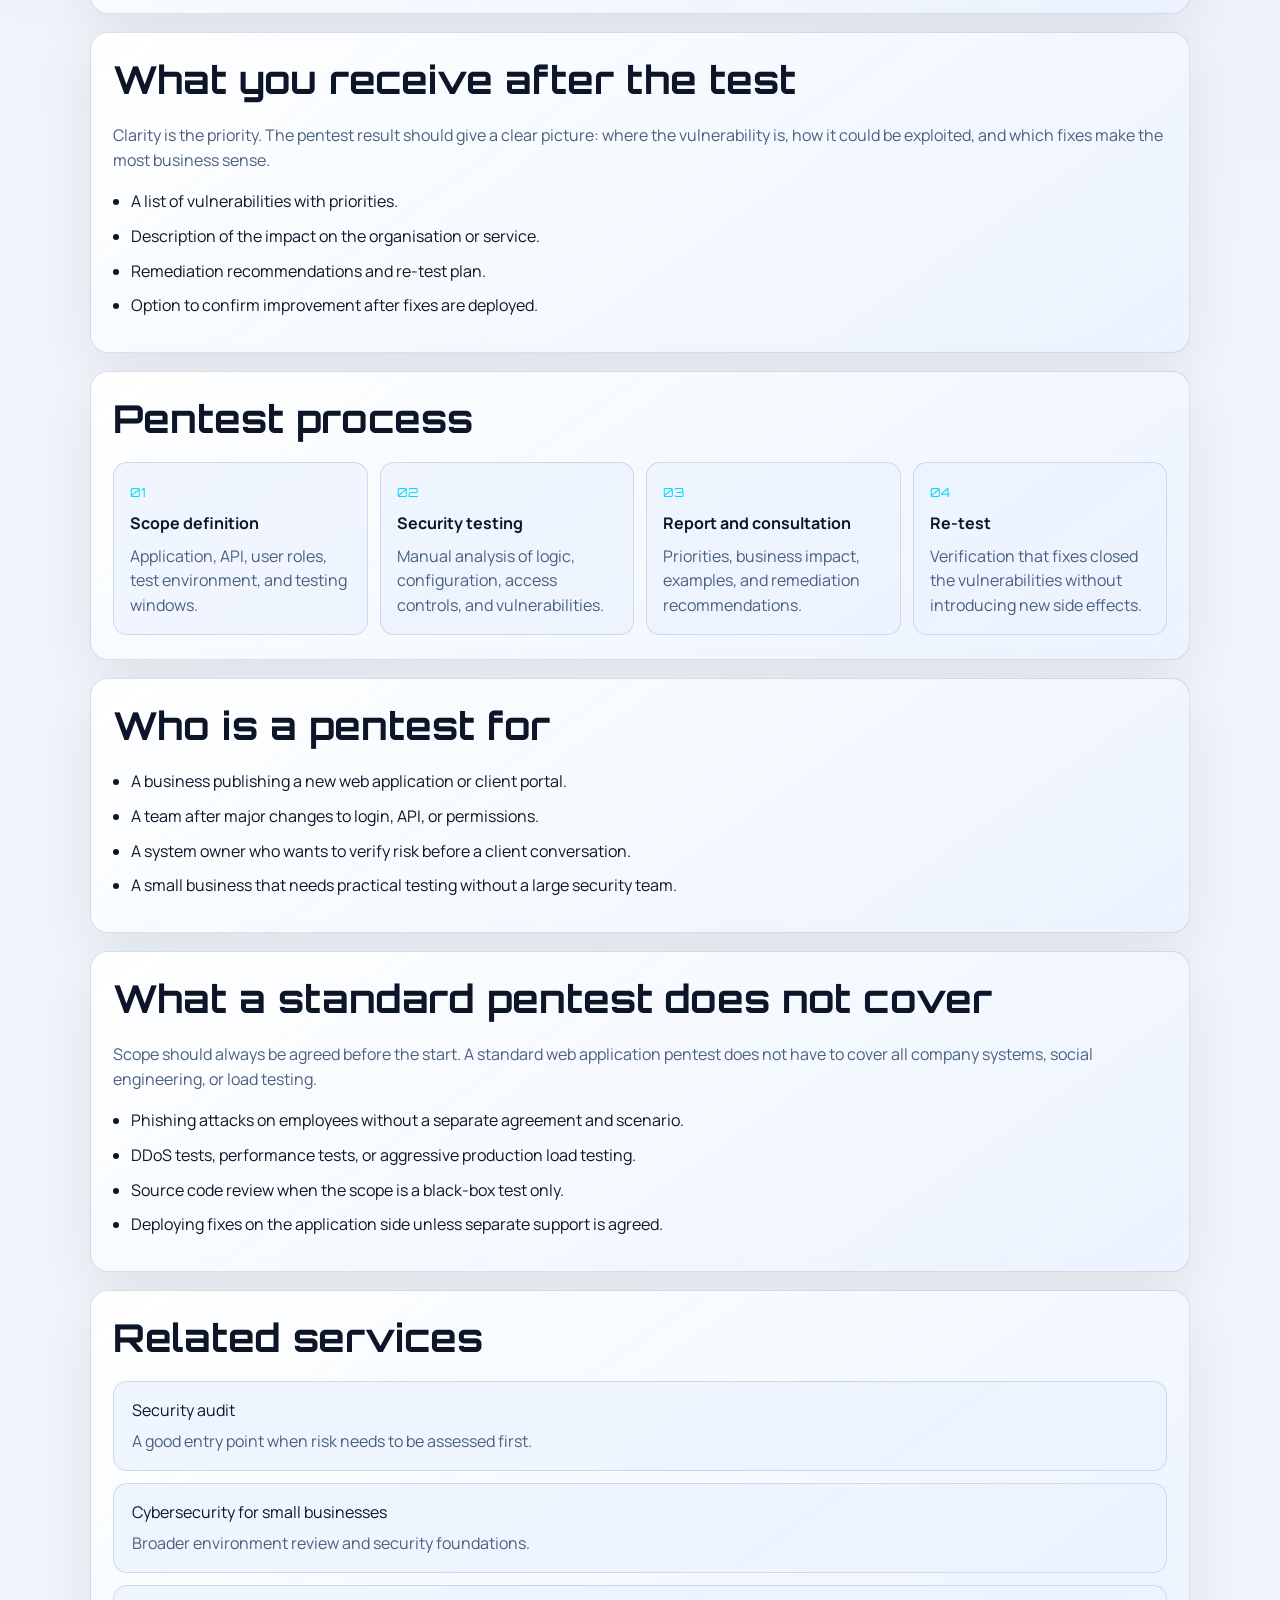
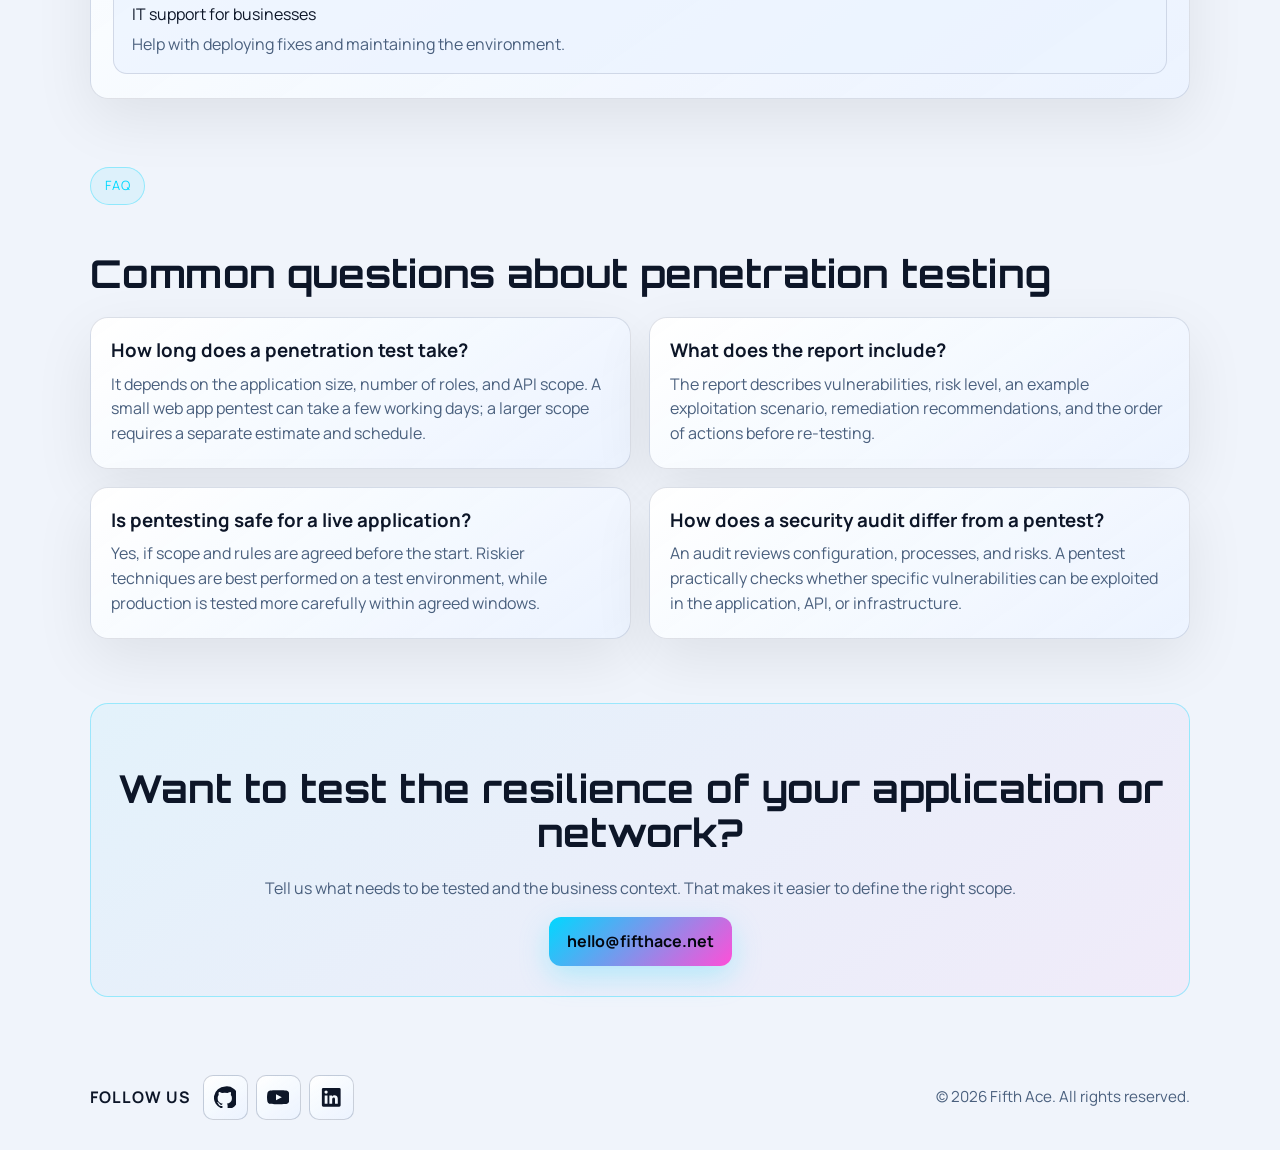
<file: en/penetration-testing.html>
<!doctype html>
<html lang="en">
  <head>
    <meta charset="UTF-8" />
    <meta name="viewport" content="width=device-width, initial-scale=1.0" />
    <meta
      name="description"
      content="Penetration testing for web applications and networks: security tests, vulnerability reports, risk assessment and re-tests after remediation."
    />
    <meta name="robots" content="index,follow,max-image-preview:large" />
    <link rel="canonical" href="https://fifthace.net/en/penetration-testing.html" />
    <link rel="alternate" hreflang="pl" href="https://fifthace.net/testy-penetracyjne.html" />
    <link rel="alternate" hreflang="en" href="https://fifthace.net/en/penetration-testing.html" />
    <link rel="alternate" hreflang="x-default" href="https://fifthace.net/testy-penetracyjne.html" />
    <link rel="icon" href="../logo.jpeg" type="image/jpeg" />
    <meta property="og:type" content="website" />
    <meta property="og:title" content="Penetration Testing for Web Apps | Fifth Ace" />
    <meta
      property="og:description"
      content="Pentests for web applications, APIs, and infrastructure: security testing, vulnerability detection, risk assessment, and re-tests."
    />
    <meta property="og:url" content="https://fifthace.net/en/penetration-testing.html" />
    <meta property="og:image" content="https://fifthace.net/logo.jpeg" />
    <meta name="twitter:card" content="summary_large_image" />
    <meta name="twitter:title" content="Penetration Testing for Web Apps | Fifth Ace" />
    <meta name="twitter:description" content="Pentests for web applications, APIs, and infrastructure: security testing, vulnerability detection, risk assessment, and re-tests." />
    <meta name="twitter:image" content="https://fifthace.net/logo.jpeg" />
    <title>Penetration Testing for Web Apps | Fifth Ace</title>
    <link rel="preconnect" href="https://fonts.googleapis.com" />
    <link rel="preconnect" href="https://fonts.gstatic.com" crossorigin />
    <link
      href="https://fonts.googleapis.com/css2?family=Manrope:wght@400;500;700;800&amp;family=Orbitron:wght@500;700;900&amp;display=swap"
      rel="stylesheet"
    />
    <link rel="stylesheet" href="../styles.css" />
    <script type="application/ld+json">
      {
        "@context": "https://schema.org",
        "@graph": [
          {
            "@type": "Service",
            "name": "Penetration testing for web applications",
            "provider": {
              "@type": "ProfessionalService",
              "name": "Fifth Ace",
              "url": "https://fifthace.net/"
            },
            "url": "https://fifthace.net/en/penetration-testing.html",
            "serviceType": ["Penetration testing", "Web application pentest", "Security testing"],
            "areaServed": ["PL", "GB"],
            "description": "Penetration testing for web applications, APIs, cloud environments, and networks."
          },
          {
            "@type": "FAQPage",
            "mainEntity": [
              {
                "@type": "Question",
                "name": "How long does a penetration test take?",
                "acceptedAnswer": {
                  "@type": "Answer",
                  "text": "Time depends on the application scope, number of user roles, and available environments. A small test can take a few working days; a broader pentest covering the application, API, and infrastructure requires a separate plan."
                }
              },
              {
                "@type": "Question",
                "name": "What does the pentest report include?",
                "acceptedAnswer": {
                  "@type": "Answer",
                  "text": "The report includes a description of vulnerabilities, risk assessment, impact on the application or business, remediation recommendations, and a list of items for re-testing."
                }
              },
              {
                "@type": "Question",
                "name": "Is pentesting safe for a live application?",
                "acceptedAnswer": {
                  "@type": "Answer",
                  "text": "Scope and intensity are agreed before the test begins. For production environments, more cautious scenarios are used, while riskier techniques are better performed on a test environment."
                }
              },
              {
                "@type": "Question",
                "name": "How does a security audit differ from a pentest?",
                "acceptedAnswer": {
                  "@type": "Answer",
                  "text": "A security audit reviews configuration, processes, and risks across the environment. A pentest practically tests whether specific vulnerabilities in an application, API, or network can be exploited."
                }
              }
            ]
          }
        ]
      }
    </script>
  </head>
  <body>
    <div class="bg-grid" aria-hidden="true"></div>
    <div class="orb orb-a" aria-hidden="true"></div>
    <div class="orb orb-b" aria-hidden="true"></div>

    <header class="topbar container">
      <a href="index.html" class="brand">
        <span class="brand-mark" aria-hidden="true">
          <img src="../logo.jpeg" alt="Fifth Ace Logo" class="brand-avatar-img" width="1098" height="1175" />
          <span class="brand-avatar-fallback avatar avatar-v1">
            <span class="avatar-card"></span>
            <span class="avatar-core"></span>
            <span class="avatar-lock"></span>
            <span class="avatar-dot avatar-dot-a"></span>
            <span class="avatar-dot avatar-dot-b"></span>
          </span>
        </span>
        <span class="brand-name">Fifth Ace</span>
      </a>
      <nav class="nav">
        <a href="index.html">Home</a>
        <a href="index.html#services">Services</a>
        <a href="index.html#service-hub">Service hub</a>
        <a href="index.html#contact">Contact</a>
      </nav>
    </header>

    <main class="service-page">
      <section class="service-hero container reveal">
        <p class="breadcrumbs">
          <a href="index.html">Home</a> / Penetration testing
        </p>
        <p class="eyebrow">Pentests • Web Apps • API • Networks</p>
        <h1>Penetration testing for web applications and networks</h1>
        <p class="lead">
          Penetration testing for web applications and APIs lets you verify whether login,
          authorisation, and infrastructure hold up under real attack techniques.
        </p>
        <p class="lead lead-accent">
          A pentest doesn't end with a list of bugs. Fifth Ace focuses on clear security
          testing, a readable report, business impact analysis, and re-tests after remediation.
        </p>
        <div class="inline-cta">
          <a class="btn btn-primary" href="mailto:hello@fifthace.net">Ask about a pentest</a>
          <a class="btn btn-outline" href="security-audit.html">Start with a security audit</a>
        </div>
      </section>

      <section class="section container service-grid">
        <article class="service-panel reveal">
          <h2>Scope of penetration testing</h2>
          <p>
            Depending on your needs, a pentest can cover a web application, API, admin panel,
            infrastructure components, publicly exposed services, or the internal network.
            The goal is to identify vulnerabilities, privilege escalation paths, and
            configuration errors.
          </p>
          <div class="service-highlight">
            <div class="mini-card">
              <strong>Web and API</strong>
              Login, authorisation, user data, business logic flaws, and service exposure.
            </div>
            <div class="mini-card">
              <strong>Web applications</strong>
              Forms, roles, sessions, file uploads, client and admin panels.
            </div>
            <div class="mini-card">
              <strong>Network and hosts</strong>
              Services, ports, segmentation, legacy protocols, and asset visibility.
            </div>
          </div>
        </article>

        <aside class="service-sidebar reveal">
          <h2>When a pentest makes sense</h2>
          <ul>
            <li>Before publishing a new application or client portal.</li>
            <li>After infrastructure changes or a cloud migration.</li>
            <li>After deploying login and authorisation modules.</li>
            <li>When a client requires confirmation of security posture.</li>
            <li>When you want to confirm that fixes from an audit have worked.</li>
          </ul>
        </aside>
      </section>

      <section class="section container service-stack">
        <article class="service-list reveal">
          <h2>Most commonly tested areas</h2>
          <ul>
            <li>Login, session, and password reset mechanisms.</li>
            <li>User permissions and access control.</li>
            <li>Business logic flaws in the web application.</li>
            <li>API security, tokens, and integration endpoints.</li>
            <li>Misconfiguration of publicly exposed services.</li>
            <li>Asset visibility in the local and internal network.</li>
            <li>Data exposure, tokens, and API surface.</li>
          </ul>
        </article>

        <article class="service-list reveal">
          <h2>What you receive after the test</h2>
          <p>
            Clarity is the priority. The pentest result should give a clear picture: where
            the vulnerability is, how it could be exploited, and which fixes make the most
            business sense.
          </p>
          <ul>
            <li>A list of vulnerabilities with priorities.</li>
            <li>Description of the impact on the organisation or service.</li>
            <li>Remediation recommendations and re-test plan.</li>
            <li>Option to confirm improvement after fixes are deployed.</li>
          </ul>
        </article>

        <article class="service-list reveal">
          <h2>Pentest process</h2>
          <div class="service-steps">
            <div>
              <span>01</span>
              <strong>Scope definition</strong>
              <p>Application, API, user roles, test environment, and testing windows.</p>
            </div>
            <div>
              <span>02</span>
              <strong>Security testing</strong>
              <p>Manual analysis of logic, configuration, access controls, and vulnerabilities.</p>
            </div>
            <div>
              <span>03</span>
              <strong>Report and consultation</strong>
              <p>Priorities, business impact, examples, and remediation recommendations.</p>
            </div>
            <div>
              <span>04</span>
              <strong>Re-test</strong>
              <p>Verification that fixes closed the vulnerabilities without introducing new side effects.</p>
            </div>
          </div>
        </article>

        <article class="service-list reveal">
          <h2>Who is a pentest for</h2>
          <ul>
            <li>A business publishing a new web application or client portal.</li>
            <li>A team after major changes to login, API, or permissions.</li>
            <li>A system owner who wants to verify risk before a client conversation.</li>
            <li>A small business that needs practical testing without a large security team.</li>
          </ul>
        </article>

        <article class="service-list reveal">
          <h2>What a standard pentest does not cover</h2>
          <p>
            Scope should always be agreed before the start. A standard web application pentest
            does not have to cover all company systems, social engineering, or load testing.
          </p>
          <ul>
            <li>Phishing attacks on employees without a separate agreement and scenario.</li>
            <li>DDoS tests, performance tests, or aggressive production load testing.</li>
            <li>Source code review when the scope is a black-box test only.</li>
            <li>Deploying fixes on the application side unless separate support is agreed.</li>
          </ul>
        </article>

        <article class="service-related reveal">
          <h2>Related services</h2>
          <div class="related-links">
            <a class="related-link" href="security-audit.html"
              >Security audit
              <span>A good entry point when risk needs to be assessed first.</span></a
            >
            <a class="related-link" href="cybersecurity-for-small-businesses.html"
              >Cybersecurity for small businesses
              <span>Broader environment review and security foundations.</span></a
            >
            <a class="related-link" href="it-support.html"
              >IT support for businesses
              <span>Help with deploying fixes and maintaining the environment.</span></a
            >
          </div>
        </article>
      </section>

      <section class="section container">
        <div class="section-heading reveal">
          <p class="eyebrow section-eyebrow">FAQ</p>
          <h2>Common questions about penetration testing</h2>
        </div>
        <div class="faq-grid">
          <article class="faq-item reveal">
            <h3>How long does a penetration test take?</h3>
            <p>
              It depends on the application size, number of roles, and API scope. A small
              web app pentest can take a few working days; a larger scope requires a separate
              estimate and schedule.
            </p>
          </article>
          <article class="faq-item reveal">
            <h3>What does the report include?</h3>
            <p>
              The report describes vulnerabilities, risk level, an example exploitation
              scenario, remediation recommendations, and the order of actions before
              re-testing.
            </p>
          </article>
          <article class="faq-item reveal">
            <h3>Is pentesting safe for a live application?</h3>
            <p>
              Yes, if scope and rules are agreed before the start. Riskier techniques
              are best performed on a test environment, while production is tested more
              carefully within agreed windows.
            </p>
          </article>
          <article class="faq-item reveal">
            <h3>How does a security audit differ from a pentest?</h3>
            <p>
              An audit reviews configuration, processes, and risks. A pentest practically
              checks whether specific vulnerabilities can be exploited in the application,
              API, or infrastructure.
            </p>
          </article>
        </div>
      </section>

      <section class="section container cta reveal">
        <h2>Want to test the resilience of your application or network?</h2>
        <p>
          Tell us what needs to be tested and the business context. That makes it easier
          to define the right scope.
        </p>
        <a class="btn btn-primary" href="mailto:hello@fifthace.net">hello@fifthace.net</a>
      </section>
    </main>

    <footer class="footer container">
      <div class="social">
        <p class="social-title">Follow us</p>
        <div class="social-links">
          <a class="social-link social-github" href="https://github.com/PiotrKleszcz/cybersecurity-labs" target="_blank" rel="noopener noreferrer" aria-label="GitHub - technical portfolio">
            <svg viewBox="0 0 24 24" aria-hidden="true"><path d="M12 .5A12 12 0 0 0 8.2 23.9c.6.1.8-.3.8-.6v-2.1c-3.3.7-4-1.4-4-1.4-.5-1.3-1.2-1.7-1.2-1.7-1-.7.1-.7.1-.7 1.1.1 1.7 1.2 1.7 1.2 1 .1.7 2.1 3 1.5.1-.7.4-1.2.7-1.5-2.6-.3-5.4-1.3-5.4-5.9 0-1.3.5-2.4 1.2-3.2-.1-.3-.5-1.6.1-3.2 0 0 1-.3 3.3 1.2a11.3 11.3 0 0 1 6 0c2.3-1.5 3.3-1.2 3.3-1.2.6 1.6.2 2.9.1 3.2.8.8 1.2 1.9 1.2 3.2 0 4.6-2.8 5.6-5.4 5.9.4.4.8 1.1.8 2.2v3.3c0 .3.2.7.8.6A12 12 0 0 0 12 .5Z"/></svg>
          </a>
          <a class="social-link social-youtube" href="https://www.youtube.com/@FifthAce-sec" target="_blank" rel="noopener noreferrer" aria-label="YouTube">
            <svg viewBox="0 0 24 24" aria-hidden="true"><path d="M23.5 7.2a3 3 0 0 0-2.1-2.1C19.5 4.6 12 4.6 12 4.6s-7.5 0-9.4.5A3 3 0 0 0 .5 7.2 31 31 0 0 0 0 12a31 31 0 0 0 .5 4.8 3 3 0 0 0 2.1 2.1c1.9.5 9.4.5 9.4.5s7.5 0 9.4-.5a3 3 0 0 0 2.1-2.1A31 31 0 0 0 24 12a31 31 0 0 0-.5-4.8zM9.6 15.3V8.7L15.8 12z"/></svg>
          </a>
          <a class="social-link social-linkedin" href="https://www.linkedin.com/in/piotr-kleszcz-1b5b96110" target="_blank" rel="noopener noreferrer" aria-label="LinkedIn">
            <svg viewBox="0 0 24 24" aria-hidden="true"><path d="M20.5 2h-17A1.5 1.5 0 0 0 2 3.5v17A1.5 1.5 0 0 0 3.5 22h17a1.5 1.5 0 0 0 1.5-1.5v-17A1.5 1.5 0 0 0 20.5 2zM8 19H5v-9h3zM6.5 8.25A1.75 1.75 0 1 1 8.25 6.5 1.75 1.75 0 0 1 6.5 8.25zM19 19h-3v-4.74c0-1.42-.6-1.93-1.38-1.93A1.74 1.74 0 0 0 13 14.19V19h-3v-9h2.9v1.3a3.11 3.11 0 0 1 2.7-1.4c1.55 0 3.36.86 3.36 3.66z"/></svg>
          </a>
        </div>
      </div>
      <p>© <span data-current-year></span> Fifth Ace. All rights reserved.</p>
    </footer>

    <script src="../service-pages.js"></script>
  </body>
</html>
</file>
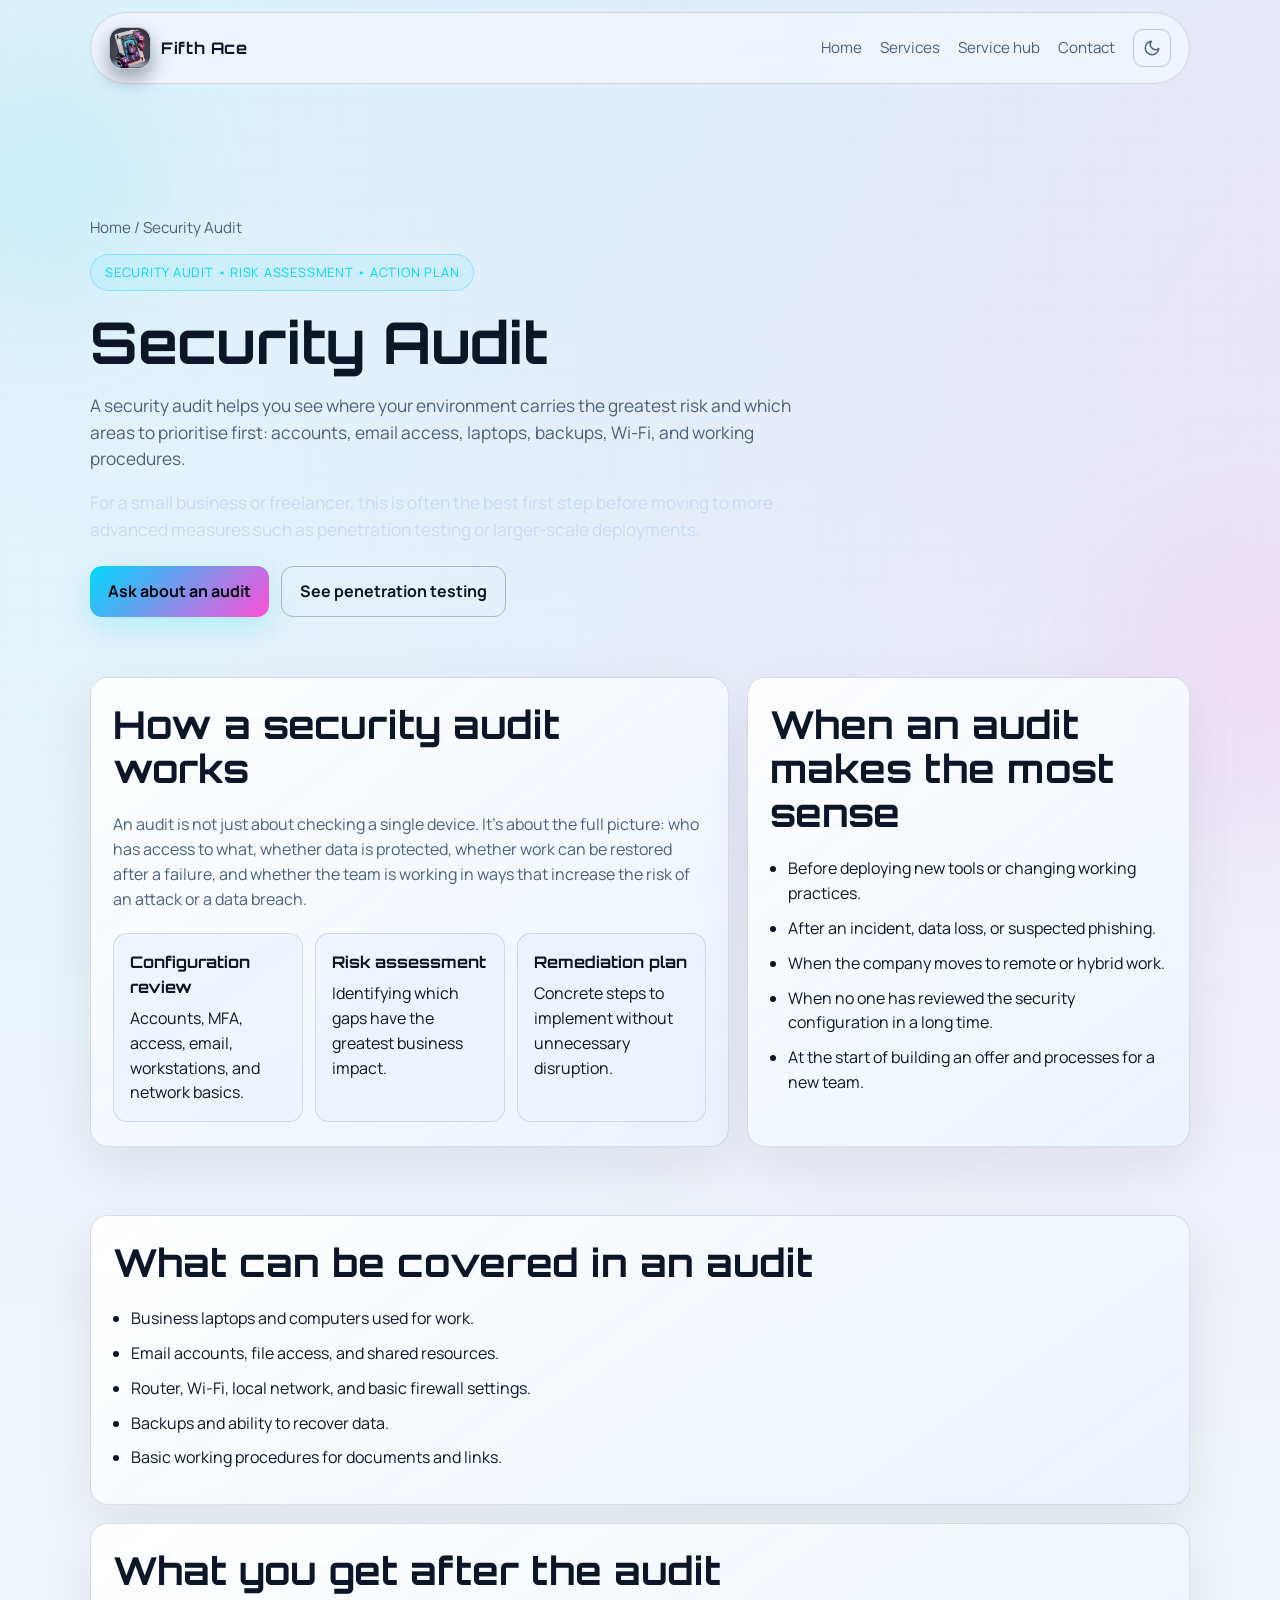
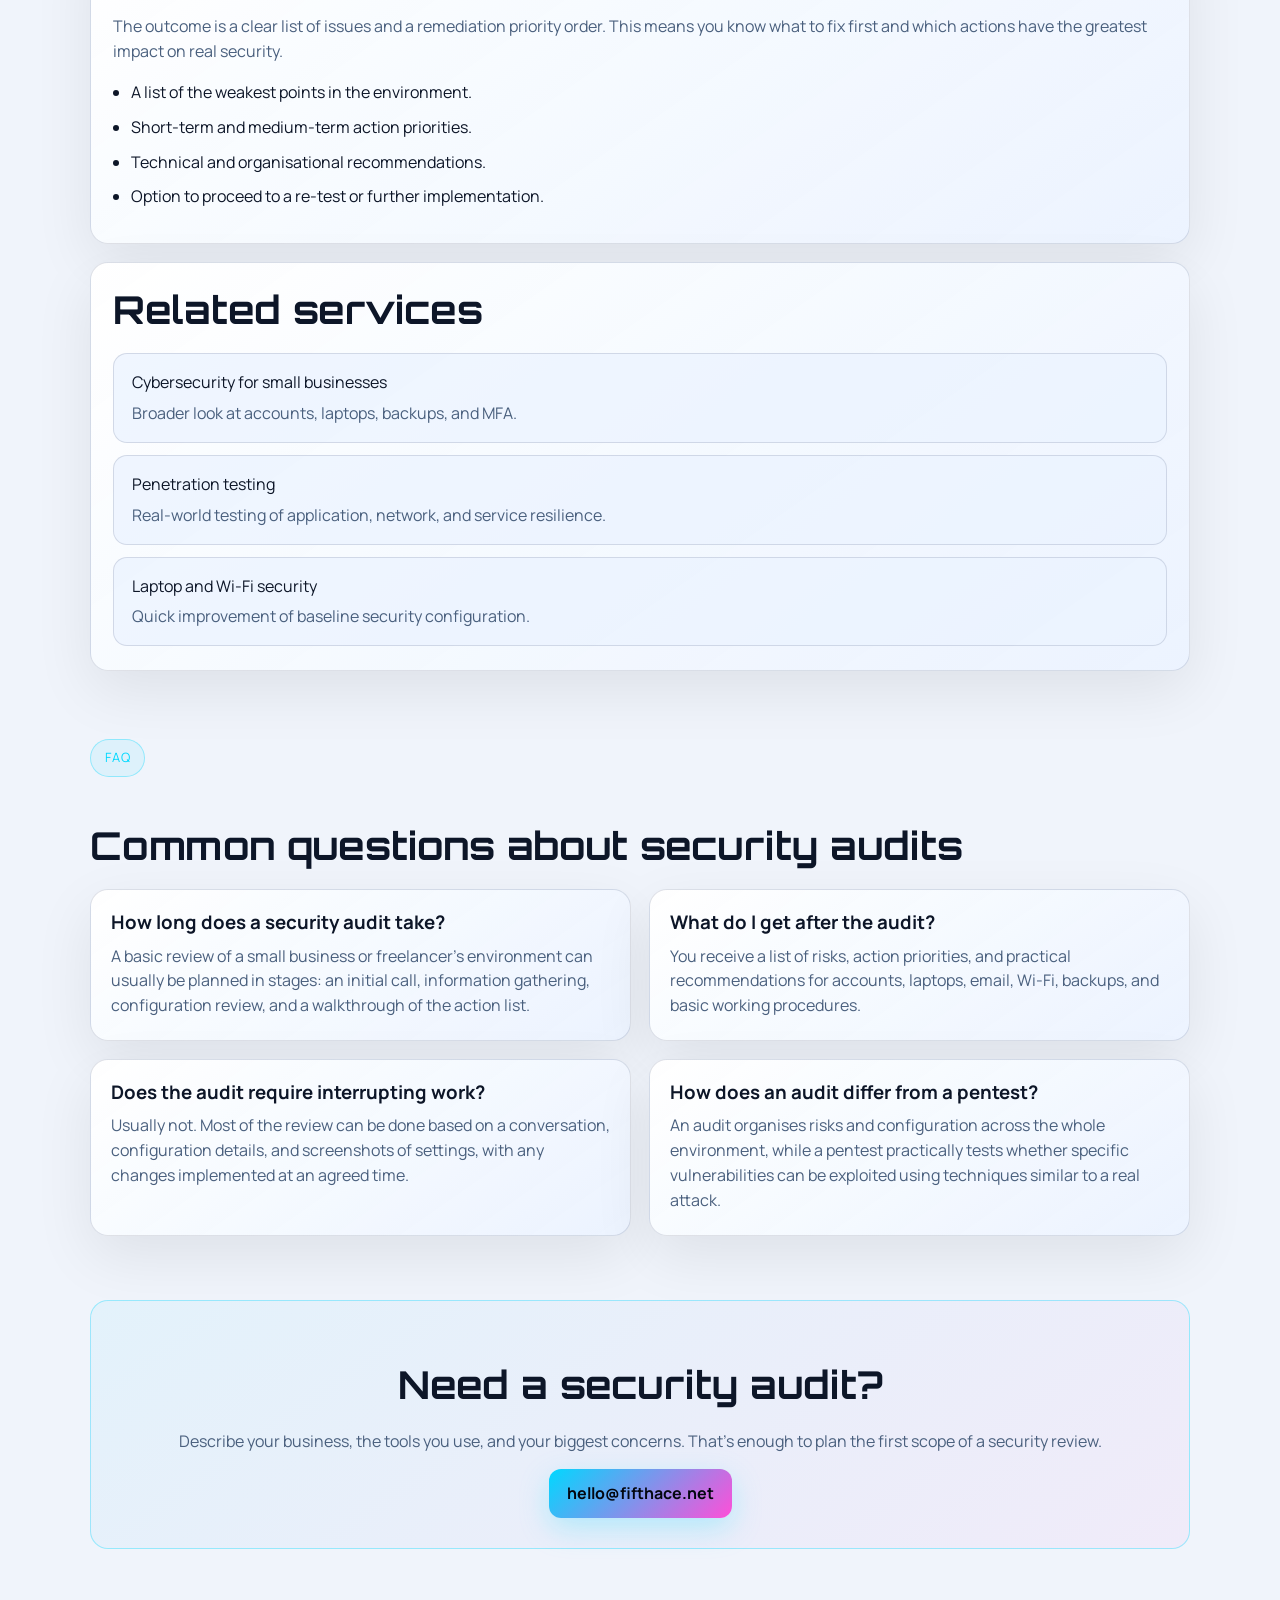
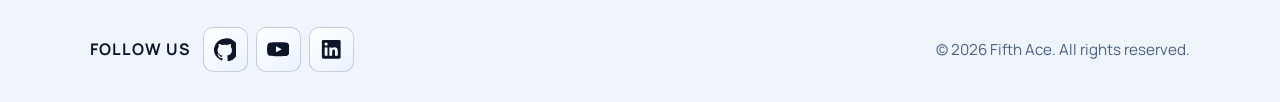
<file: en/security-audit.html>
<!doctype html>
<html lang="en">
  <head>
    <meta charset="UTF-8" />
    <meta name="viewport" content="width=device-width, initial-scale=1.0" />
    <meta
      name="description"
      content="Security audit for small businesses and freelancers: risk assessment, configuration review, accounts, laptops, Wi-Fi, backups and an action plan."
    />
    <meta name="robots" content="index,follow,max-image-preview:large" />
    <link rel="canonical" href="https://fifthace.net/en/security-audit.html" />
    <link rel="alternate" hreflang="pl" href="https://fifthace.net/audyt-bezpieczenstwa.html" />
    <link rel="alternate" hreflang="en" href="https://fifthace.net/en/security-audit.html" />
    <link rel="alternate" hreflang="x-default" href="https://fifthace.net/audyt-bezpieczenstwa.html" />
    <link rel="icon" href="../logo.jpeg" type="image/jpeg" />
    <meta property="og:type" content="website" />
    <meta property="og:title" content="Security Audit | Fifth Ace" />
    <meta
      property="og:description"
      content="Security audit: identifying weak points, risk assessment, and an action plan for small businesses and home environments."
    />
    <meta property="og:url" content="https://fifthace.net/en/security-audit.html" />
    <meta property="og:image" content="https://fifthace.net/logo.jpeg" />
    <meta name="twitter:card" content="summary_large_image" />
    <meta name="twitter:title" content="Security Audit | Fifth Ace" />
    <meta name="twitter:description" content="Security audit: identifying weak points, risk assessment, and an action plan for small businesses and home environments." />
    <meta name="twitter:image" content="https://fifthace.net/logo.jpeg" />
    <title>Security Audit | Fifth Ace</title>
    <link rel="preconnect" href="https://fonts.googleapis.com" />
    <link rel="preconnect" href="https://fonts.gstatic.com" crossorigin />
    <link
      href="https://fonts.googleapis.com/css2?family=Manrope:wght@400;500;700;800&amp;family=Orbitron:wght@500;700;900&amp;display=swap"
      rel="stylesheet"
    />
    <link rel="stylesheet" href="../styles.css" />
    <script type="application/ld+json">
      {
        "@context": "https://schema.org",
        "@graph": [
          {
            "@type": "Service",
            "name": "Security Audit",
            "provider": {
              "@type": "ProfessionalService",
              "name": "Fifth Ace",
              "url": "https://fifthace.net/"
            },
            "url": "https://fifthace.net/en/security-audit.html",
            "serviceType": "Security Audit",
            "areaServed": ["PL", "GB"],
            "description": "Security audit of the IT environment, accounts, local network, and baseline procedures."
          },
          {
            "@type": "FAQPage",
            "mainEntity": [
              {
                "@type": "Question",
                "name": "How long does a security audit take?",
                "acceptedAnswer": {
                  "@type": "Answer",
                  "text": "A basic review of a small business or freelancer's environment can usually be planned in stages: an initial call, information gathering, configuration review, and a walkthrough of the action list."
                }
              },
              {
                "@type": "Question",
                "name": "What do I get after the audit?",
                "acceptedAnswer": {
                  "@type": "Answer",
                  "text": "You receive a list of risks, action priorities, and practical recommendations for accounts, laptops, email, Wi-Fi, backups, and basic working procedures."
                }
              },
              {
                "@type": "Question",
                "name": "Does the audit require interrupting work?",
                "acceptedAnswer": {
                  "@type": "Answer",
                  "text": "Usually not. Most of the review can be done based on a conversation, configuration details, and screenshots of settings, with any changes implemented at an agreed time."
                }
              },
              {
                "@type": "Question",
                "name": "How does an audit differ from a pentest?",
                "acceptedAnswer": {
                  "@type": "Answer",
                  "text": "An audit organises risks and configuration across the whole environment, while a pentest practically tests whether specific vulnerabilities can be exploited using techniques similar to a real attack."
                }
              }
            ]
          }
        ]
      }
    </script>
  </head>
  <body>
    <div class="bg-grid" aria-hidden="true"></div>
    <div class="orb orb-a" aria-hidden="true"></div>
    <div class="orb orb-b" aria-hidden="true"></div>

    <header class="topbar container">
      <a href="index.html" class="brand">
        <span class="brand-mark" aria-hidden="true">
          <img src="../logo.jpeg" alt="Fifth Ace Logo" class="brand-avatar-img" width="1098" height="1175" />
          <span class="brand-avatar-fallback avatar avatar-v1">
            <span class="avatar-card"></span>
            <span class="avatar-core"></span>
            <span class="avatar-lock"></span>
            <span class="avatar-dot avatar-dot-a"></span>
            <span class="avatar-dot avatar-dot-b"></span>
          </span>
        </span>
        <span class="brand-name">Fifth Ace</span>
      </a>
      <nav class="nav">
        <a href="index.html">Home</a>
        <a href="index.html#services">Services</a>
        <a href="index.html#service-hub">Service hub</a>
        <a href="index.html#contact">Contact</a>
      </nav>
    </header>

    <main class="service-page">
      <section class="service-hero container reveal">
        <p class="breadcrumbs">
          <a href="index.html">Home</a> / Security Audit
        </p>
        <p class="eyebrow">Security Audit • Risk Assessment • Action Plan</p>
        <h1>Security Audit</h1>
        <p class="lead">
          A security audit helps you see where your environment carries the greatest risk and
          which areas to prioritise first: accounts, email access, laptops, backups, Wi-Fi,
          and working procedures.
        </p>
        <p class="lead lead-accent">
          For a small business or freelancer, this is often the best first step before moving
          to more advanced measures such as penetration testing or larger-scale deployments.
        </p>
        <div class="inline-cta">
          <a class="btn btn-primary" href="mailto:hello@fifthace.net">Ask about an audit</a>
          <a class="btn btn-outline" href="penetration-testing.html">See penetration testing</a>
        </div>
      </section>

      <section class="section container service-grid">
        <article class="service-panel reveal">
          <h2>How a security audit works</h2>
          <p>
            An audit is not just about checking a single device. It's about the full picture:
            who has access to what, whether data is protected, whether work can be restored
            after a failure, and whether the team is working in ways that increase the risk of
            an attack or a data breach.
          </p>
          <div class="service-highlight">
            <div class="mini-card">
              <strong>Configuration review</strong>
              Accounts, MFA, access, email, workstations, and network basics.
            </div>
            <div class="mini-card">
              <strong>Risk assessment</strong>
              Identifying which gaps have the greatest business impact.
            </div>
            <div class="mini-card">
              <strong>Remediation plan</strong>
              Concrete steps to implement without unnecessary disruption.
            </div>
          </div>
        </article>

        <aside class="service-sidebar reveal">
          <h2>When an audit makes the most sense</h2>
          <ul>
            <li>Before deploying new tools or changing working practices.</li>
            <li>After an incident, data loss, or suspected phishing.</li>
            <li>When the company moves to remote or hybrid work.</li>
            <li>When no one has reviewed the security configuration in a long time.</li>
            <li>At the start of building an offer and processes for a new team.</li>
          </ul>
        </aside>
      </section>

      <section class="section container service-stack">
        <article class="service-list reveal">
          <h2>What can be covered in an audit</h2>
          <ul>
            <li>Business laptops and computers used for work.</li>
            <li>Email accounts, file access, and shared resources.</li>
            <li>Router, Wi-Fi, local network, and basic firewall settings.</li>
            <li>Backups and ability to recover data.</li>
            <li>Basic working procedures for documents and links.</li>
          </ul>
        </article>

        <article class="service-list reveal">
          <h2>What you get after the audit</h2>
          <p>
            The outcome is a clear list of issues and a remediation priority order. This means
            you know what to fix first and which actions have the greatest impact on real security.
          </p>
          <ul>
            <li>A list of the weakest points in the environment.</li>
            <li>Short-term and medium-term action priorities.</li>
            <li>Technical and organisational recommendations.</li>
            <li>Option to proceed to a re-test or further implementation.</li>
          </ul>
        </article>

        <article class="service-related reveal">
          <h2>Related services</h2>
          <div class="related-links">
            <a class="related-link" href="cybersecurity-for-small-businesses.html"
              >Cybersecurity for small businesses
              <span>Broader look at accounts, laptops, backups, and MFA.</span></a
            >
            <a class="related-link" href="penetration-testing.html"
              >Penetration testing
              <span>Real-world testing of application, network, and service resilience.</span></a
            >
            <a class="related-link" href="laptop-and-wifi-security.html"
              >Laptop and Wi-Fi security
              <span>Quick improvement of baseline security configuration.</span></a
            >
          </div>
        </article>
      </section>

      <section class="section container">
        <div class="section-heading reveal">
          <p class="eyebrow section-eyebrow">FAQ</p>
          <h2>Common questions about security audits</h2>
        </div>
        <div class="faq-grid">
          <article class="faq-item reveal">
            <h3>How long does a security audit take?</h3>
            <p>
              A basic review of a small business or freelancer's environment can usually be
              planned in stages: an initial call, information gathering, configuration review,
              and a walkthrough of the action list.
            </p>
          </article>
          <article class="faq-item reveal">
            <h3>What do I get after the audit?</h3>
            <p>
              You receive a list of risks, action priorities, and practical recommendations
              for accounts, laptops, email, Wi-Fi, backups, and basic working procedures.
            </p>
          </article>
          <article class="faq-item reveal">
            <h3>Does the audit require interrupting work?</h3>
            <p>
              Usually not. Most of the review can be done based on a conversation,
              configuration details, and screenshots of settings, with any changes
              implemented at an agreed time.
            </p>
          </article>
          <article class="faq-item reveal">
            <h3>How does an audit differ from a pentest?</h3>
            <p>
              An audit organises risks and configuration across the whole environment, while
              a pentest practically tests whether specific vulnerabilities can be exploited
              using techniques similar to a real attack.
            </p>
          </article>
        </div>
      </section>

      <section class="section container cta reveal">
        <h2>Need a security audit?</h2>
        <p>
          Describe your business, the tools you use, and your biggest concerns. That's enough
          to plan the first scope of a security review.
        </p>
        <a class="btn btn-primary" href="mailto:hello@fifthace.net">hello@fifthace.net</a>
      </section>
    </main>

    <footer class="footer container">
      <div class="social">
        <p class="social-title">Follow us</p>
        <div class="social-links">
          <a
            class="social-link social-github"
            href="https://github.com/PiotrKleszcz/cybersecurity-labs"
            target="_blank"
            rel="noopener noreferrer"
            aria-label="GitHub - technical portfolio"
          >
            <svg viewBox="0 0 24 24" aria-hidden="true">
              <path d="M12 .5A12 12 0 0 0 8.2 23.9c.6.1.8-.3.8-.6v-2.1c-3.3.7-4-1.4-4-1.4-.5-1.3-1.2-1.7-1.2-1.7-1-.7.1-.7.1-.7 1.1.1 1.7 1.2 1.7 1.2 1 .1.7 2.1 3 1.5.1-.7.4-1.2.7-1.5-2.6-.3-5.4-1.3-5.4-5.9 0-1.3.5-2.4 1.2-3.2-.1-.3-.5-1.6.1-3.2 0 0 1-.3 3.3 1.2a11.3 11.3 0 0 1 6 0c2.3-1.5 3.3-1.2 3.3-1.2.6 1.6.2 2.9.1 3.2.8.8 1.2 1.9 1.2 3.2 0 4.6-2.8 5.6-5.4 5.9.4.4.8 1.1.8 2.2v3.3c0 .3.2.7.8.6A12 12 0 0 0 12 .5Z" />
            </svg>
          </a>
          <a
            class="social-link social-youtube"
            href="https://www.youtube.com/@FifthAce-sec"
            target="_blank"
            rel="noopener noreferrer"
            aria-label="YouTube"
          >
            <svg viewBox="0 0 24 24" aria-hidden="true">
              <path d="M23.5 7.2a3 3 0 0 0-2.1-2.1C19.5 4.6 12 4.6 12 4.6s-7.5 0-9.4.5A3 3 0 0 0 .5 7.2 31 31 0 0 0 0 12a31 31 0 0 0 .5 4.8 3 3 0 0 0 2.1 2.1c1.9.5 9.4.5 9.4.5s7.5 0 9.4-.5a3 3 0 0 0 2.1-2.1A31 31 0 0 0 24 12a31 31 0 0 0-.5-4.8zM9.6 15.3V8.7L15.8 12z" />
            </svg>
          </a>
          <a
            class="social-link social-linkedin"
            href="https://www.linkedin.com/in/piotr-kleszcz-1b5b96110"
            target="_blank"
            rel="noopener noreferrer"
            aria-label="LinkedIn"
          >
            <svg viewBox="0 0 24 24" aria-hidden="true">
              <path d="M20.5 2h-17A1.5 1.5 0 0 0 2 3.5v17A1.5 1.5 0 0 0 3.5 22h17a1.5 1.5 0 0 0 1.5-1.5v-17A1.5 1.5 0 0 0 20.5 2zM8 19H5v-9h3zM6.5 8.25A1.75 1.75 0 1 1 8.25 6.5 1.75 1.75 0 0 1 6.5 8.25zM19 19h-3v-4.74c0-1.42-.6-1.93-1.38-1.93A1.74 1.74 0 0 0 13 14.19V19h-3v-9h2.9v1.3a3.11 3.11 0 0 1 2.7-1.4c1.55 0 3.36.86 3.36 3.66z" />
            </svg>
          </a>
        </div>
      </div>
      <p>© <span data-current-year></span> Fifth Ace. All rights reserved.</p>
    </footer>

    <script src="../service-pages.js"></script>
  </body>
</html>
</file>
<file: styles.css>
:root {
  --bg: #080c14;
  --panel: rgba(12, 21, 35, 0.72);
  --panel-solid: #101b2d;
  --text: #e6f0ff;
  --muted: #9eb3d0;
  --line: rgba(150, 178, 216, 0.24);
  --cyan: #00d8ff;
  --pink: #ff4fd8;
  --blue: #4a86ff;
  --radius: 18px;
  --shadow: 0 20px 60px rgba(0, 0, 0, 0.38);
}

*,
*::before,
*::after {
  box-sizing: border-box;
}

html,
body {
  margin: 0;
  padding: 0;
}

body {
  font-family: "Manrope", sans-serif;
  background: radial-gradient(circle at 20% -10%, rgba(0, 216, 255, 0.18), transparent 45%),
    radial-gradient(circle at 100% 10%, rgba(255, 79, 216, 0.16), transparent 35%), var(--bg);
  color: var(--text);
  line-height: 1.55;
  min-height: 100vh;
  overflow-x: hidden;
}

.container {
  width: min(1100px, 92%);
  margin: 0 auto;
}

.bg-grid {
  position: fixed;
  inset: 0;
  background-image: linear-gradient(var(--line) 1px, transparent 1px),
    linear-gradient(90deg, var(--line) 1px, transparent 1px);
  background-size: 34px 34px;
  opacity: 0.16;
  z-index: -3;
}

.orb {
  position: fixed;
  border-radius: 50%;
  filter: blur(70px);
  z-index: -2;
}

.orb-a {
  width: 240px;
  height: 240px;
  background: rgba(0, 216, 255, 0.2);
  top: 8%;
  left: -80px;
}

.orb-b {
  width: 280px;
  height: 280px;
  background: rgba(255, 79, 216, 0.18);
  right: -110px;
  bottom: 10%;
}

.topbar {
  position: sticky;
  top: 12px;
  z-index: 20;
  margin-top: 12px;
  display: flex;
  align-items: center;
  justify-content: space-between;
  gap: 20px;
  padding: 14px 18px;
  border: 1px solid var(--line);
  border-radius: 999px;
  backdrop-filter: blur(12px);
  background: rgba(7, 14, 24, 0.76);
}

.brand {
  display: flex;
  align-items: center;
  gap: 10px;
  text-decoration: none;
  color: var(--text);
}

.brand-mark {
  position: relative;
  width: 42px;
  height: 42px;
  display: inline-flex;
  align-items: center;
  justify-content: center;
  border-radius: 12px;
  border: 1px solid rgba(230, 240, 255, 0.28);
  background: linear-gradient(140deg, rgba(18, 28, 46, 0.95), rgba(8, 13, 24, 0.95));
  box-shadow: inset 0 0 0 1px rgba(0, 216, 255, 0.15), 0 10px 20px rgba(0, 0, 0, 0.35);
  overflow: hidden;
}

.brand-avatar-img {
  position: absolute;
  inset: 0;
  width: 100%;
  height: 100%;
  object-fit: cover;
  border-radius: inherit;
  z-index: 3;
}

.brand-avatar-fallback {
  position: absolute;
  inset: 0;
  display: inline-flex;
  align-items: center;
  justify-content: center;
  z-index: 2;
}

body:not(.no-brand-avatar) .brand-avatar-fallback {
  display: none;
}

body.no-brand-avatar .brand-avatar-img {
  display: none;
}

.avatar-card {
  position: absolute;
  width: 19px;
  height: 27px;
  border-radius: 6px;
  border: 1px solid rgba(230, 240, 255, 0.26);
  transform: rotate(-13deg);
  left: 10px;
  top: 8px;
}

.avatar-core {
  position: absolute;
  width: 12px;
  height: 14px;
  border-radius: 5px;
  border: 2px solid var(--cyan);
  border-bottom-color: var(--pink);
  left: 15px;
  top: 14px;
  box-shadow: 0 0 12px rgba(0, 216, 255, 0.45);
}

.avatar-lock {
  position: absolute;
  width: 8px;
  height: 7px;
  border-radius: 2px;
  background: linear-gradient(145deg, #d6e4ff, #8bb2ff);
  left: 17px;
  top: 20px;
}

.avatar-lock::before {
  content: "";
  position: absolute;
  left: 2px;
  top: -6px;
  width: 4px;
  height: 5px;
  border: 2px solid #d6e4ff;
  border-bottom: none;
  border-radius: 6px 6px 0 0;
}

.avatar-dot {
  position: absolute;
  width: 5px;
  height: 5px;
  border-radius: 50%;
  background: var(--pink);
}

.avatar-dot-a {
  top: 8px;
  right: 7px;
}

.avatar-dot-b {
  bottom: 8px;
  left: 6px;
  background: var(--cyan);
}

.avatar-v2 .avatar-core {
  transform: rotate(8deg);
  border-color: #89acff;
  border-bottom-color: var(--cyan);
}

.avatar-v2 .avatar-dot-a {
  background: #89acff;
}

.avatar-v3 .avatar-card {
  transform: rotate(0deg);
  border-color: rgba(230, 240, 255, 0.4);
}

.avatar-v3 .avatar-lock {
  background: linear-gradient(145deg, #ffd8ff, #ff67de);
}

.brand-name {
  font-family: "Orbitron", sans-serif;
  font-weight: 700;
  letter-spacing: 0.04em;
}

.nav {
  display: flex;
  align-items: center;
  gap: 18px;
}

.nav a {
  color: var(--muted);
  text-decoration: none;
  font-size: 0.95rem;
  transition: color 0.25s ease;
}

.nav a:hover {
  color: var(--text);
}

.lang-switch {
  display: inline-flex;
  align-items: center;
  gap: 6px;
  padding: 3px;
  border: 1px solid rgba(230, 240, 255, 0.3);
  border-radius: 999px;
  background: rgba(7, 14, 24, 0.72);
}

.lang-btn {
  border: none;
  background: transparent;
  color: var(--muted);
  border-radius: 999px;
  padding: 5px 10px;
  font-size: 0.78rem;
  font-weight: 700;
  letter-spacing: 0.04em;
  cursor: pointer;
}

.lang-btn:hover {
  color: var(--text);
}

.lang-btn.is-active {
  color: #030710;
  background: linear-gradient(135deg, var(--cyan), var(--pink));
}

.hero {
  padding: 92px 0 62px;
}

.eyebrow {
  display: inline-block;
  margin: 0;
  padding: 8px 14px;
  border-radius: 999px;
  font-size: 0.8rem;
  letter-spacing: 0.06em;
  text-transform: uppercase;
  color: var(--cyan);
  border: 1px solid rgba(0, 216, 255, 0.35);
  background: rgba(0, 216, 255, 0.08);
}

h1,
h2,
h3 {
  line-height: 1.15;
}

h1 {
  font-family: "Orbitron", sans-serif;
  font-size: clamp(2rem, 5vw, 3.6rem);
  margin: 18px 0 14px;
  max-width: 16ch;
}

.lead {
  max-width: 62ch;
  color: var(--muted);
  font-size: 1.08rem;
}

.lead-accent,
.section-intro {
  color: #c7d9f4;
}

.section-intro--muted {
  color: #7a9bbf;
}

.hero-cta {
  display: flex;
  gap: 12px;
  flex-wrap: wrap;
  margin-top: 26px;
}

.btn {
  display: inline-flex;
  align-items: center;
  justify-content: center;
  gap: 8px;
  border: none;
  border-radius: 12px;
  padding: 12px 18px;
  font: inherit;
  font-weight: 700;
  text-decoration: none;
  cursor: pointer;
  transition: transform 0.2s ease, box-shadow 0.2s ease, background 0.2s ease;
}

.btn:hover {
  transform: translateY(-2px);
}

.btn-primary {
  background: linear-gradient(135deg, var(--cyan), var(--pink));
  color: #030710;
  box-shadow: 0 10px 30px rgba(0, 216, 255, 0.25);
}

.btn-outline {
  color: var(--text);
  border: 1px solid rgba(230, 240, 255, 0.36);
}

.btn-outline:hover {
  background: rgba(230, 240, 255, 0.06);
}

.section {
  padding: 34px 0;
}

.section h2 {
  font-family: "Orbitron", sans-serif;
  font-size: clamp(1.6rem, 3vw, 2.4rem);
  margin-bottom: 22px;
}

.cards {
  display: grid;
  grid-template-columns: repeat(3, minmax(0, 1fr));
  gap: 18px;
}

.services-now {
  margin-top: 28px;
}

.services-now-title {
  margin: 0 0 18px;
  font-family: "Orbitron", sans-serif;
  font-size: clamp(1.2rem, 2vw, 1.6rem);
  color: var(--text);
}

.experience-grid {
  display: grid;
  grid-template-columns: repeat(2, minmax(0, 1fr));
  gap: 18px;
}

.card {
  border: 1px solid var(--line);
  border-radius: var(--radius);
  padding: 24px 20px;
  background: linear-gradient(145deg, rgba(16, 27, 45, 0.9), rgba(9, 16, 29, 0.9));
  box-shadow: var(--shadow);
}

.exp-card {
  border: 1px solid var(--line);
  border-radius: var(--radius);
  padding: 22px 20px;
  background: linear-gradient(145deg, rgba(16, 27, 45, 0.82), rgba(9, 16, 29, 0.86));
  box-shadow: var(--shadow);
}

.exp-card h3 {
  margin: 0 0 12px;
}

.exp-card p {
  margin: 0 0 12px;
  color: var(--muted);
}

.exp-card ul {
  margin: 0;
  padding-left: 18px;
}

.card h3 {
  margin: 0 0 12px;
}

.card p {
  margin: 0 0 12px;
  color: var(--muted);
}

.card ul {
  margin: 0;
  padding-left: 18px;
  color: var(--text);
}

.text-link {
  display: inline-flex;
  align-items: center;
  gap: 8px;
  margin-top: 16px;
  color: var(--cyan);
  text-decoration: none;
  font-weight: 700;
}

.text-link:hover {
  color: #7de8ff;
}

.inline-link {
  color: var(--cyan);
  font-weight: 700;
  overflow-wrap: anywhere;
  text-decoration: none;
}

.inline-link:hover {
  color: #7de8ff;
}

.card-kicker {
  margin: 0 0 10px;
  color: var(--cyan);
  text-transform: uppercase;
  letter-spacing: 0.08em;
  font-size: 0.78rem;
  font-weight: 700;
}

.process {
  border: 1px solid var(--line);
  border-radius: var(--radius);
  padding: 26px;
  background: var(--panel);
}

.steps {
  display: grid;
  grid-template-columns: repeat(3, minmax(0, 1fr));
  gap: 16px;
}

.step {
  border: 1px solid var(--line);
  border-radius: 14px;
  padding: 18px;
  background: var(--panel-solid);
}

.step span {
  font-family: "Orbitron", sans-serif;
  color: var(--cyan);
  font-size: 0.8rem;
  letter-spacing: 0.12em;
}

.step h3 {
  margin: 8px 0 10px;
}

.step p {
  margin: 0;
  color: var(--muted);
}

.section-heading {
  margin-bottom: 22px;
}

.section-eyebrow {
  margin-bottom: 14px;
}

.reviews-layout {
  display: grid;
  grid-template-columns: minmax(0, 1.2fr) minmax(320px, 0.88fr);
  gap: 20px;
  align-items: start;
}

.reviews-main,
.client-portal,
.reviews-panel {
  border: 1px solid var(--line);
  border-radius: var(--radius);
  background: linear-gradient(145deg, rgba(16, 27, 45, 0.9), rgba(9, 16, 29, 0.9));
  box-shadow: var(--shadow);
}

.reviews-main {
  padding: 20px;
}

.review-highlights {
  display: grid;
  grid-template-columns: repeat(3, minmax(0, 1fr));
  gap: 14px;
}

.review-highlight {
  border: 1px solid var(--line);
  border-radius: 16px;
  padding: 16px;
  background: rgba(8, 13, 24, 0.66);
}

.review-highlight strong {
  display: block;
  margin-bottom: 8px;
  font-family: "Orbitron", sans-serif;
  font-size: 0.94rem;
}

.review-highlight p {
  margin: 0;
  color: var(--muted);
}

.reviews-panel {
  margin-top: 18px;
  padding: 20px;
}

.reviews-panel-head {
  display: flex;
  justify-content: space-between;
  gap: 16px;
  align-items: flex-start;
  flex-wrap: wrap;
  margin-bottom: 18px;
}

.reviews-panel-head h3 {
  margin: 0;
}

.reviews-panel-head p {
  margin: 0;
  color: var(--muted);
  max-width: 38ch;
}

.reviews-list {
  display: grid;
  gap: 16px;
}

.review-card {
  border: 1px solid var(--line);
  border-radius: 16px;
  padding: 18px;
  background: rgba(8, 13, 24, 0.72);
}

.review-card-head {
  display: flex;
  align-items: flex-start;
  justify-content: space-between;
  gap: 14px;
  margin-bottom: 14px;
}

.review-card-author {
  display: flex;
  align-items: center;
  gap: 12px;
}

.review-avatar {
  width: 44px;
  height: 44px;
  border-radius: 14px;
  display: inline-flex;
  align-items: center;
  justify-content: center;
  font-family: "Orbitron", sans-serif;
  font-size: 0.92rem;
  color: #030710;
  background: linear-gradient(135deg, var(--cyan), var(--pink));
  box-shadow: 0 10px 24px rgba(0, 216, 255, 0.22);
}

.review-author-meta strong,
.review-author-meta span {
  display: block;
}

.review-author-meta strong {
  margin-bottom: 2px;
}

.review-author-meta span {
  color: var(--muted);
  font-size: 0.92rem;
}

.review-badge {
  padding: 7px 11px;
  border-radius: 999px;
  border: 1px solid rgba(0, 216, 255, 0.3);
  background: rgba(0, 216, 255, 0.08);
  color: var(--cyan);
  font-size: 0.78rem;
  font-weight: 700;
  letter-spacing: 0.04em;
  text-align: center;
}

.review-stars {
  margin: 0 0 10px;
  color: #ffd166;
  letter-spacing: 0.12em;
  font-size: 0.92rem;
}

.review-message {
  margin: 0;
  color: #d9e6fb;
  white-space: pre-line;
}

.reviews-empty {
  border: 1px dashed rgba(158, 179, 208, 0.34);
  border-radius: 16px;
  padding: 24px 20px;
  background: rgba(8, 13, 24, 0.52);
}

.reviews-empty strong {
  display: block;
  margin-bottom: 10px;
}

.reviews-empty p {
  margin: 0;
  color: var(--muted);
}

.client-portal {
  padding: 22px 20px;
}

.portal-head h3 {
  margin: 0 0 10px;
}

.portal-head p {
  margin: 0 0 10px;
  color: var(--muted);
}

.portal-privacy {
  font-size: 0.95rem;
}

.portal-steps {
  display: grid;
  gap: 12px;
  margin: 22px 0 18px;
}

.portal-step {
  border: 1px solid var(--line);
  border-radius: 16px;
  padding: 16px;
  background: rgba(8, 13, 24, 0.66);
}

.portal-step strong {
  display: block;
  margin-bottom: 8px;
  font-family: "Orbitron", sans-serif;
  font-size: 0.94rem;
}

.portal-step p {
  margin: 0;
  color: var(--muted);
}

.portal-actions {
  display: flex;
  flex-wrap: wrap;
  gap: 12px;
}

.portal-actions .btn {
  flex: 1 1 220px;
  justify-content: center;
  text-align: center;
}

.portal-tabs {
  display: flex;
  flex-wrap: wrap;
  gap: 10px;
  margin: 22px 0 16px;
}

.portal-tab {
  border: 1px solid rgba(230, 240, 255, 0.22);
  border-radius: 999px;
  padding: 10px 14px;
  background: rgba(8, 13, 24, 0.7);
  color: var(--muted);
  font: inherit;
  font-weight: 700;
  cursor: pointer;
  transition: border-color 0.2s ease, color 0.2s ease, background 0.2s ease;
}

.portal-tab:hover {
  color: var(--text);
  border-color: rgba(0, 216, 255, 0.38);
}

.portal-tab.is-active {
  color: #030710;
  border-color: transparent;
  background: linear-gradient(135deg, var(--cyan), var(--pink));
}

.portal-session {
  margin-bottom: 16px;
}

.session-card {
  display: flex;
  align-items: center;
  justify-content: space-between;
  gap: 14px;
  padding: 16px;
  border: 1px solid var(--line);
  border-radius: 16px;
  background: rgba(8, 13, 24, 0.72);
}

.session-card p,
.session-card strong,
.session-card span {
  display: block;
}

.session-card p,
.session-card span {
  color: var(--muted);
}

.session-kicker {
  margin: 0 0 4px;
  font-size: 0.75rem;
  letter-spacing: 0.08em;
  text-transform: uppercase;
}

.session-card strong {
  margin-bottom: 4px;
}

.session-card.is-logged-out {
  align-items: flex-start;
}

.btn-secondary {
  border: 1px solid rgba(230, 240, 255, 0.3);
  background: transparent;
  color: var(--text);
}

.btn-secondary:hover {
  background: rgba(230, 240, 255, 0.08);
}

.portal-feedback {
  margin-bottom: 16px;
  padding: 12px 14px;
  border-radius: 14px;
  border: 1px solid transparent;
  font-size: 0.96rem;
}

.portal-feedback.is-success {
  background: rgba(26, 168, 105, 0.14);
  border-color: rgba(57, 201, 134, 0.34);
  color: #b9f5d5;
}

.portal-feedback.is-error {
  background: rgba(255, 107, 123, 0.12);
  border-color: rgba(255, 107, 123, 0.34);
  color: #ffc8cf;
}

.portal-feedback.is-info {
  background: rgba(0, 216, 255, 0.1);
  border-color: rgba(0, 216, 255, 0.28);
  color: #c6f8ff;
}

.portal-form {
  display: grid;
  gap: 14px;
}

.form-row {
  display: grid;
  grid-template-columns: repeat(2, minmax(0, 1fr));
  gap: 12px;
}

.form-field {
  display: grid;
  gap: 8px;
}

.form-field span {
  font-weight: 700;
}

.form-field input,
.form-field select,
.form-field textarea {
  width: 100%;
  border: 1px solid rgba(230, 240, 255, 0.18);
  border-radius: 12px;
  padding: 12px 14px;
  background: rgba(6, 11, 20, 0.86);
  color: var(--text);
  font: inherit;
}

.form-field textarea {
  min-height: 140px;
  resize: vertical;
}

.form-field input:focus-visible,
.form-field select:focus-visible,
.form-field textarea:focus-visible,
.btn:focus-visible,
.portal-tab:focus-visible,
.social-link:focus-visible,
.nav a:focus-visible {
  outline: 2px solid rgba(0, 216, 255, 0.8);
  outline-offset: 2px;
}

.form-note {
  margin: 0;
  color: var(--muted);
  font-size: 0.94rem;
}

.review-fieldset {
  display: grid;
  gap: 14px;
  margin: 0;
  padding: 0;
  border: none;
  min-width: 0;
}

.review-fieldset:disabled {
  opacity: 0.55;
}

.review-lock-note {
  margin: 0;
  color: var(--cyan);
  font-size: 0.95rem;
}

.faq-grid {
  display: grid;
  grid-template-columns: repeat(2, minmax(0, 1fr));
  gap: 18px;
}

.faq-item {
  border: 1px solid var(--line);
  border-radius: var(--radius);
  padding: 22px 20px;
  background: linear-gradient(145deg, rgba(16, 27, 45, 0.82), rgba(9, 16, 29, 0.86));
  box-shadow: var(--shadow);
}

.faq-item h3 {
  margin: 0 0 10px;
}

.faq-item p {
  margin: 0;
  color: var(--muted);
}

.seo-cards {
  grid-template-columns: repeat(3, minmax(0, 1fr));
}

.service-page {
  padding: 60px 0 40px;
}

.breadcrumbs {
  margin: 0 0 14px;
  color: var(--muted);
  font-size: 0.95rem;
}

.breadcrumbs a {
  color: var(--muted);
  text-decoration: none;
}

.breadcrumbs a:hover {
  color: var(--text);
}

.service-hero {
  padding: 72px 0 26px;
}

.service-hero h1 {
  max-width: 20ch;
}

.service-hero p {
  max-width: 68ch;
}

.service-grid {
  display: grid;
  grid-template-columns: 1.3fr 0.9fr;
  gap: 18px;
}

.service-panel,
.service-sidebar,
.service-list,
.service-related {
  border: 1px solid var(--line);
  border-radius: var(--radius);
  padding: 24px 22px;
  background: linear-gradient(145deg, rgba(16, 27, 45, 0.88), rgba(9, 16, 29, 0.9));
  box-shadow: var(--shadow);
}

.service-panel h2,
.service-sidebar h2,
.service-list h2,
.service-related h2 {
  margin-top: 0;
}

.service-panel p,
.service-sidebar p,
.service-list p,
.service-related p {
  color: var(--muted);
}

.service-list ul,
.service-sidebar ul,
.service-related ul {
  margin: 0;
  padding-left: 18px;
}

.service-list li,
.service-sidebar li,
.service-related li {
  margin-bottom: 10px;
}

.service-stack {
  display: grid;
  gap: 18px;
}

.service-steps {
  display: grid;
  grid-template-columns: repeat(4, minmax(0, 1fr));
  gap: 12px;
  margin-top: 18px;
}

.service-steps div {
  border: 1px solid var(--line);
  border-radius: 14px;
  padding: 16px;
  background: rgba(8, 13, 24, 0.72);
}

.service-steps span {
  display: inline-block;
  margin-bottom: 8px;
  font-family: "Orbitron", sans-serif;
  color: var(--cyan);
  font-size: 0.78rem;
  letter-spacing: 0.12em;
}

.service-steps strong {
  display: block;
  margin-bottom: 8px;
}

.service-steps p {
  margin: 0;
}

.service-highlight {
  display: grid;
  grid-template-columns: repeat(3, minmax(0, 1fr));
  gap: 12px;
  margin-top: 22px;
}

.service-highlight .mini-card {
  border: 1px solid var(--line);
  border-radius: 14px;
  padding: 16px;
  background: rgba(8, 13, 24, 0.72);
}

.service-highlight .mini-card strong {
  display: block;
  margin-bottom: 6px;
  font-family: "Orbitron", sans-serif;
}

.related-links {
  display: grid;
  gap: 12px;
}

.related-link {
  display: block;
  padding: 16px 18px;
  border-radius: 14px;
  border: 1px solid var(--line);
  background: rgba(8, 13, 24, 0.72);
  color: var(--text);
  text-decoration: none;
}

.related-link span {
  display: block;
  color: var(--muted);
  margin-top: 6px;
}

.related-link:hover {
  border-color: rgba(0, 216, 255, 0.45);
}

.inline-cta {
  display: flex;
  gap: 12px;
  flex-wrap: wrap;
  margin-top: 22px;
}

.cta {
  text-align: center;
  margin: 30px auto 16px;
  border: 1px solid rgba(0, 216, 255, 0.35);
  border-radius: var(--radius);
  padding: 30px 20px;
  background: linear-gradient(145deg, rgba(0, 216, 255, 0.08), rgba(255, 79, 216, 0.08));
}

.cta p {
  color: var(--muted);
}

.footer {
  padding: 22px 0 30px;
  display: flex;
  align-items: center;
  justify-content: space-between;
  gap: 16px;
  flex-wrap: wrap;
  color: var(--muted);
  font-size: 0.95rem;
}

.footer p {
  margin: 0;
}

.social {
  display: inline-flex;
  align-items: center;
  gap: 12px;
}

.social-title {
  margin: 0;
  font-size: 1rem;
  font-weight: 700;
  text-transform: uppercase;
  letter-spacing: 0.06em;
  color: var(--text);
}

.social-links {
  display: inline-flex;
  align-items: center;
  gap: 8px;
}

.social-link {
  width: 45px;
  height: 45px;
  display: inline-flex;
  align-items: center;
  justify-content: center;
  border-radius: 10px;
  border: 1px solid rgba(230, 240, 255, 0.3);
  background: linear-gradient(145deg, rgba(16, 27, 45, 0.82), rgba(9, 16, 29, 0.9));
  color: var(--text);
  text-decoration: none;
  transition: transform 0.2s ease, border-color 0.2s ease, box-shadow 0.2s ease;
}

.social-link:hover {
  transform: translateY(-2px);
  border-color: rgba(0, 216, 255, 0.6);
  box-shadow: 0 8px 20px rgba(0, 0, 0, 0.28);
}

.social-link svg {
  width: 22.5px;
  height: 22.5px;
  fill: currentColor;
}

.social-github:hover {
  color: #d6e4ff;
}

.social-youtube:hover {
  color: #ff6b7b;
}

.social-linkedin:hover {
  color: #0a66c2;
}

/* ===== For Whom ===== */
.for-whom-grid {
  display: grid;
  grid-template-columns: repeat(3, minmax(0, 1fr));
  gap: 18px;
}

.for-whom-card {
  border: 1px solid var(--line);
  border-radius: var(--radius);
  padding: 26px 22px;
  background: linear-gradient(145deg, rgba(16, 27, 45, 0.9), rgba(9, 16, 29, 0.9));
  box-shadow: var(--shadow);
}

.for-whom-card .card-kicker {
  margin-bottom: 14px;
}

.for-whom-card h3 {
  margin: 0 0 10px;
}

.for-whom-card p {
  margin: 0;
  color: var(--muted);
}

/* ===== Pricing ===== */
.pricing-grid {
  display: grid;
  grid-template-columns: repeat(3, minmax(0, 1fr));
  gap: 20px;
  align-items: start;
  margin-top: 8px;
}

.pricing-card {
  border: 1px solid var(--line);
  border-radius: var(--radius);
  padding: 28px 24px;
  background: linear-gradient(145deg, rgba(16, 27, 45, 0.9), rgba(9, 16, 29, 0.9));
  box-shadow: var(--shadow);
  display: flex;
  flex-direction: column;
}

.pricing-card.is-featured {
  border-color: rgba(0, 216, 255, 0.5);
  background: linear-gradient(145deg, rgba(0, 216, 255, 0.07), rgba(255, 79, 216, 0.05), rgba(9, 16, 29, 0.95));
  box-shadow: 0 0 50px rgba(0, 216, 255, 0.14), var(--shadow);
}

.pricing-badge {
  display: inline-block;
  margin-bottom: 18px;
  padding: 5px 14px;
  border-radius: 999px;
  font-size: 0.74rem;
  font-weight: 700;
  letter-spacing: 0.06em;
  text-transform: uppercase;
  color: #030710;
  background: linear-gradient(135deg, var(--cyan), var(--pink));
  align-self: flex-start;
}

.pricing-name {
  margin: 0 0 8px;
  font-family: "Orbitron", sans-serif;
  font-size: 1.05rem;
  color: var(--text);
}

.pricing-desc {
  margin: 0 0 22px;
  color: var(--muted);
  font-size: 0.95rem;
  line-height: 1.5;
}

.pricing-price {
  margin: 0 0 24px;
  display: flex;
  align-items: baseline;
  gap: 6px;
}

.pricing-amount {
  font-family: "Orbitron", sans-serif;
  font-size: 2.4rem;
  font-weight: 900;
  background: linear-gradient(135deg, var(--cyan), var(--blue));
  -webkit-background-clip: text;
  -webkit-text-fill-color: transparent;
  background-clip: text;
}

.pricing-period {
  color: var(--muted);
  font-size: 0.92rem;
}

.pricing-features {
  list-style: none;
  margin: 0 0 28px;
  padding: 0;
  display: grid;
  gap: 10px;
  flex: 1;
}

.pricing-features li {
  display: flex;
  align-items: flex-start;
  gap: 10px;
  color: var(--text);
  font-size: 0.96rem;
  line-height: 1.4;
}

.pricing-features li::before {
  content: "✓";
  color: var(--cyan);
  font-weight: 700;
  flex-shrink: 0;
  margin-top: 1px;
}

.pricing-note {
  margin-top: 18px;
  font-size: 0.92rem;
}

/* ===== Lead Magnet ===== */
.lead-magnet {
  border: 1px solid rgba(0, 216, 255, 0.3);
  border-radius: var(--radius);
  padding: 30px 28px;
  background: linear-gradient(145deg, rgba(0, 216, 255, 0.06), rgba(8, 12, 20, 0.92));
  display: flex;
  align-items: center;
  justify-content: space-between;
  gap: 24px;
  flex-wrap: wrap;
}

.lead-magnet-text h3 {
  margin: 0 0 8px;
  font-family: "Orbitron", sans-serif;
  font-size: 1.1rem;
}

.lead-magnet-text p {
  margin: 0;
  color: var(--muted);
  max-width: 52ch;
}

/* ===== Theme toggle button ===== */
.theme-btn {
  width: 38px;
  height: 38px;
  display: inline-flex;
  align-items: center;
  justify-content: center;
  border: 1px solid rgba(230, 240, 255, 0.30);
  border-radius: 10px;
  background: transparent;
  color: var(--muted);
  cursor: pointer;
  flex-shrink: 0;
  transition: color 0.2s ease, border-color 0.2s ease, background 0.2s ease;
}

.theme-btn:hover {
  color: var(--text);
  border-color: rgba(0, 216, 255, 0.45);
  background: rgba(0, 216, 255, 0.06);
}

.theme-btn:focus-visible {
  outline: 2px solid rgba(0, 216, 255, 0.8);
  outline-offset: 2px;
}

/* ===== Light mode ===== */
html[data-theme="light"] {
  --bg: #f0f4fb;
  --panel: rgba(255, 255, 255, 0.85);
  --panel-solid: #ffffff;
  --text: #0d1628;
  --muted: #4a607e;
  --line: rgba(13, 30, 70, 0.13);
  --shadow: 0 20px 60px rgba(0, 0, 0, 0.08);
}

html[data-theme="light"] body {
  background: radial-gradient(circle at 20% -10%, rgba(0, 216, 255, 0.10), transparent 45%),
    radial-gradient(circle at 100% 10%, rgba(255, 79, 216, 0.08), transparent 35%), var(--bg);
}

html[data-theme="light"] .bg-grid {
  opacity: 0.06;
}

html[data-theme="light"] .orb-a {
  background: rgba(0, 216, 255, 0.10);
}

html[data-theme="light"] .orb-b {
  background: rgba(255, 79, 216, 0.08);
}

html[data-theme="light"] .topbar {
  background: rgba(240, 246, 255, 0.90);
}

html[data-theme="light"] .card,
html[data-theme="light"] .exp-card,
html[data-theme="light"] .faq-item,
html[data-theme="light"] .for-whom-card {
  background: linear-gradient(145deg, rgba(255, 255, 255, 0.95), rgba(235, 243, 255, 0.90));
}

html[data-theme="light"] .pricing-card {
  background: linear-gradient(145deg, rgba(255, 255, 255, 0.95), rgba(235, 243, 255, 0.90));
}

html[data-theme="light"] .pricing-card.is-featured {
  background: linear-gradient(145deg, rgba(0, 216, 255, 0.08), rgba(255, 79, 216, 0.05), rgba(235, 243, 255, 0.95));
}

html[data-theme="light"] .process {
  background: rgba(255, 255, 255, 0.85);
}

html[data-theme="light"] .step {
  background: #ffffff;
}

html[data-theme="light"] .reviews-main,
html[data-theme="light"] .client-portal,
html[data-theme="light"] .reviews-panel {
  background: linear-gradient(145deg, rgba(255, 255, 255, 0.95), rgba(235, 243, 255, 0.90));
}

html[data-theme="light"] .review-highlight,
html[data-theme="light"] .portal-step {
  background: rgba(235, 243, 255, 0.70);
}

html[data-theme="light"] .review-card {
  background: rgba(243, 248, 255, 0.88);
}

html[data-theme="light"] .session-card {
  background: rgba(235, 243, 255, 0.72);
}

html[data-theme="light"] .portal-tab {
  border-color: rgba(13, 30, 70, 0.18);
  background: rgba(255, 255, 255, 0.70);
  color: var(--muted);
}

html[data-theme="light"] .lang-switch {
  background: rgba(235, 243, 255, 0.88);
  border-color: rgba(13, 30, 70, 0.20);
}

html[data-theme="light"] .theme-btn {
  border-color: rgba(13, 30, 70, 0.20);
}

html[data-theme="light"] .form-field input,
html[data-theme="light"] .form-field select,
html[data-theme="light"] .form-field textarea {
  background: rgba(255, 255, 255, 0.92);
  border-color: rgba(13, 30, 70, 0.18);
  color: var(--text);
}

html[data-theme="light"] .service-panel,
html[data-theme="light"] .service-sidebar,
html[data-theme="light"] .service-list,
html[data-theme="light"] .service-related {
  background: linear-gradient(145deg, rgba(255, 255, 255, 0.95), rgba(235, 243, 255, 0.90));
}

html[data-theme="light"] .service-steps div,
html[data-theme="light"] .service-highlight .mini-card {
  background: rgba(235, 243, 255, 0.70);
}

html[data-theme="light"] .related-link {
  background: rgba(235, 243, 255, 0.72);
  color: var(--text);
}

html[data-theme="light"] .reviews-empty {
  background: rgba(235, 243, 255, 0.52);
}

html[data-theme="light"] .lead-magnet {
  background: linear-gradient(145deg, rgba(0, 216, 255, 0.06), rgba(235, 243, 255, 0.95));
}

html[data-theme="light"] .cta {
  background: linear-gradient(145deg, rgba(0, 216, 255, 0.05), rgba(255, 79, 216, 0.05));
}

html[data-theme="light"] .social-link {
  background: linear-gradient(145deg, rgba(255, 255, 255, 0.95), rgba(235, 243, 255, 0.90));
  border-color: rgba(13, 30, 70, 0.20);
}

html[data-theme="light"] .btn-outline {
  border-color: rgba(13, 30, 70, 0.28);
  color: var(--text);
}

html[data-theme="light"] .btn-secondary {
  border-color: rgba(13, 30, 70, 0.28);
  color: var(--text);
}

html[data-theme="light"] .brand-mark {
  background: linear-gradient(140deg, rgba(235, 243, 255, 0.95), rgba(210, 228, 255, 0.95));
  border-color: rgba(13, 30, 70, 0.20);
}

/* Smooth theme transition for always-visible elements */
body,
.topbar,
.social-link,
.form-field input,
.form-field select,
.form-field textarea {
  transition: background 0.25s ease, border-color 0.25s ease, color 0.25s ease, box-shadow 0.25s ease;
}

.reveal {
  opacity: 0;
  transform: translateY(16px);
  transition: opacity 0.55s ease, transform 0.55s ease,
    background 0.25s ease, border-color 0.25s ease, color 0.25s ease, box-shadow 0.25s ease;
}

.reveal.visible {
  opacity: 1;
  transform: translateY(0);
}

@media (max-width: 960px) {
  .cards,
  .steps,
  .experience-grid,
  .faq-grid,
  .seo-cards,
  .service-steps,
  .service-highlight,
  .review-highlights,
  .for-whom-grid,
  .pricing-grid {
    grid-template-columns: 1fr 1fr;
  }

  .service-grid,
  .reviews-layout {
    grid-template-columns: 1fr;
  }
}

@media (max-width: 760px) {
  .topbar {
    border-radius: 18px;
    flex-direction: column;
    align-items: flex-start;
  }

  .nav {
    width: 100%;
    justify-content: space-between;
    flex-wrap: wrap;
    gap: 10px;
  }

  .cards,
  .steps,
  .experience-grid,
  .faq-grid,
  .seo-cards,
  .service-steps,
  .service-highlight,
  .review-highlights,
  .form-row,
  .for-whom-grid,
  .pricing-grid {
    grid-template-columns: 1fr;
  }

  .lead-magnet {
    flex-direction: column;
    align-items: flex-start;
  }

  .hero {
    padding-top: 58px;
  }

  .reviews-main,
  .reviews-panel,
  .client-portal {
    padding: 18px;
  }

  .review-card-head,
  .session-card {
    flex-direction: column;
    align-items: flex-start;
  }

  .footer {
    flex-direction: column;
    align-items: flex-start;
  }
}
</file>
